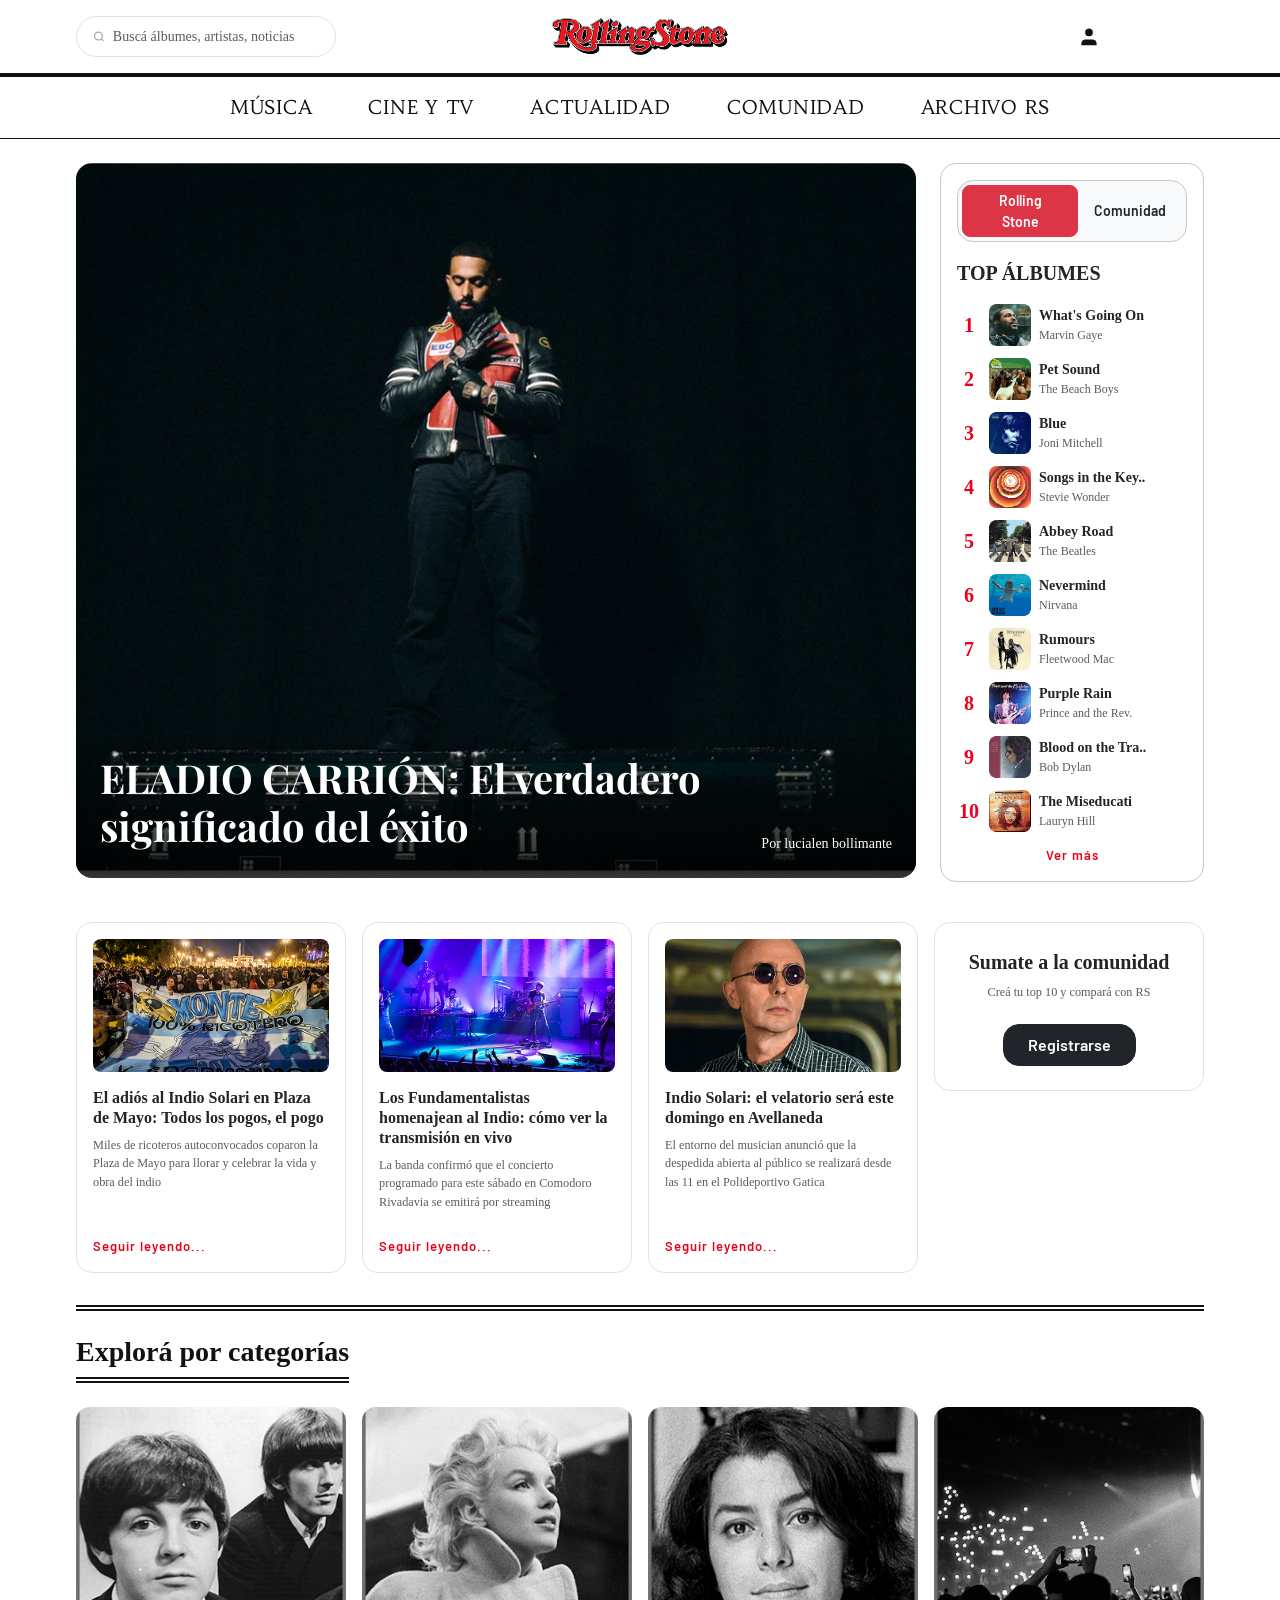
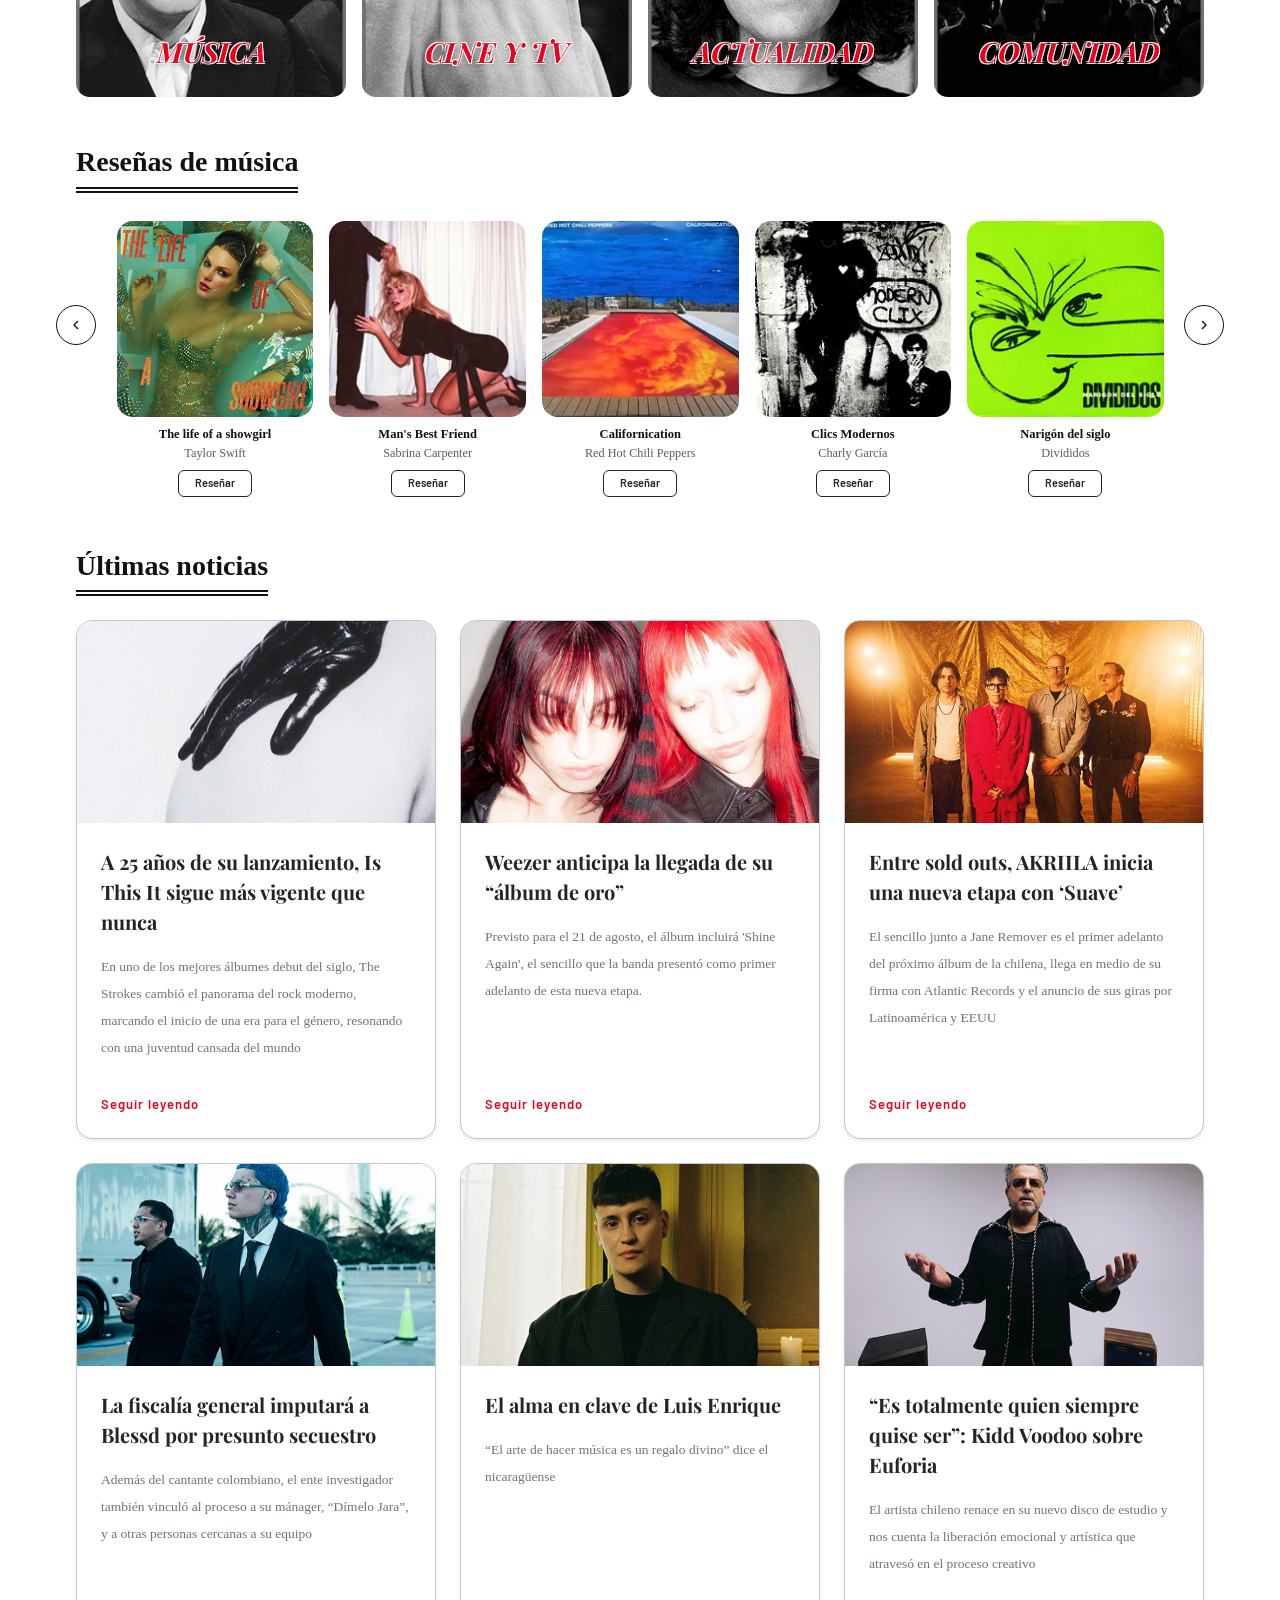
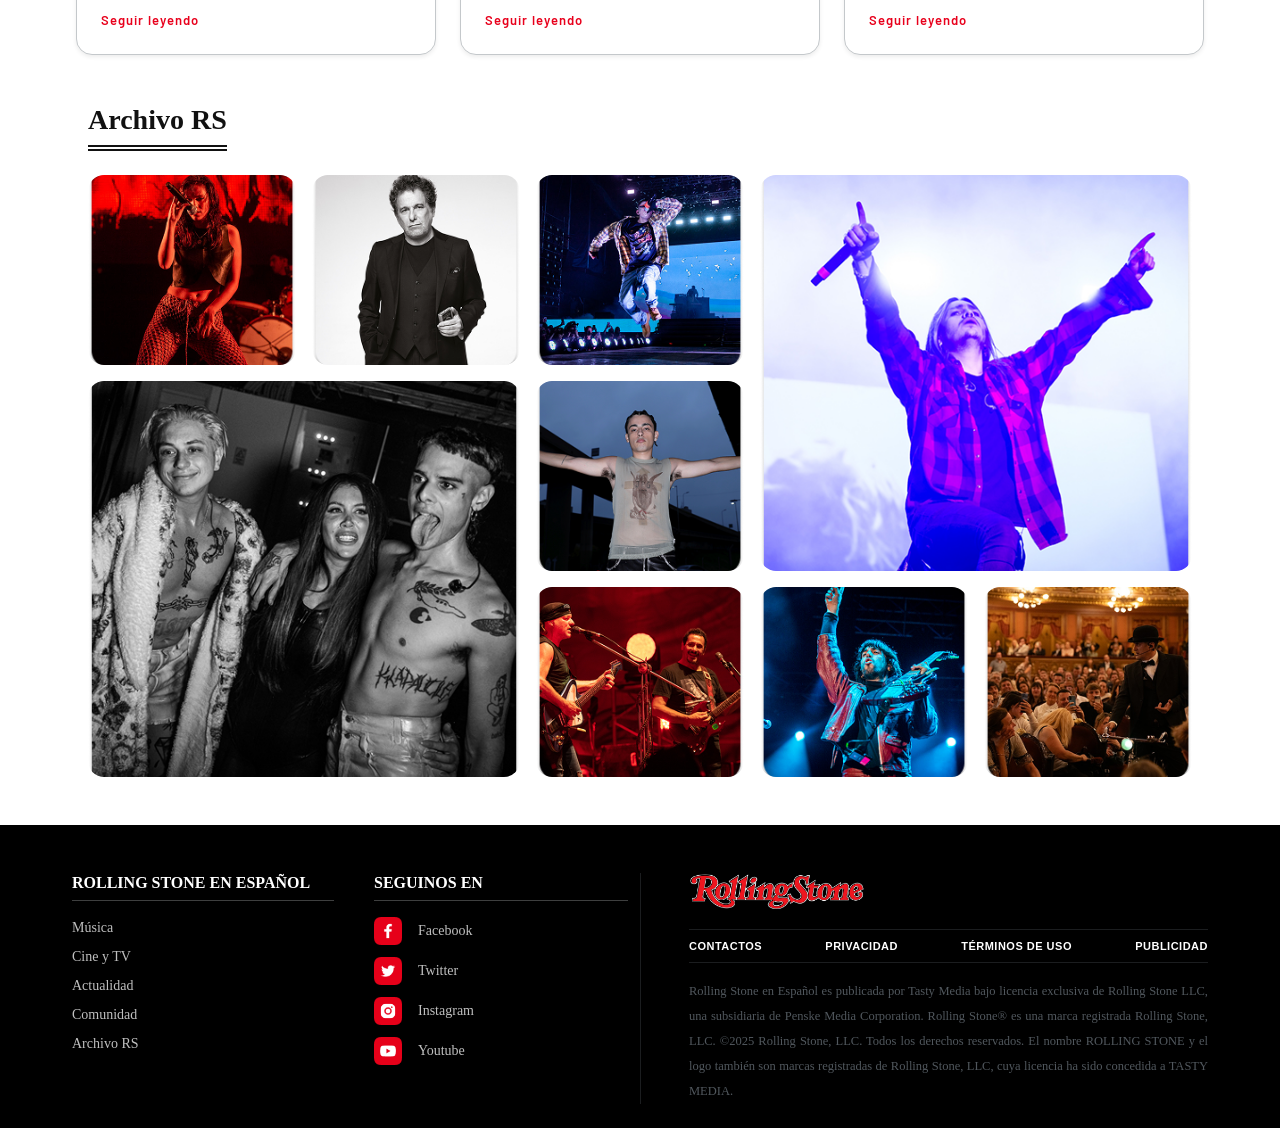
<file: index.html>
<!DOCTYPE html>
<html lang="es">
<head>
  <meta charset="UTF-8">
  <meta name="viewport" content="width=device-width, initial-scale=1.0">
  <title>Rolling Stone en Español</title>
  
  <!-- Bootstrap 5.3.3 CSS -->
  <link href="https://cdn.jsdelivr.net/npm/bootstrap@5.3.3/dist/css/bootstrap.min.css" rel="stylesheet">
  
  <!-- Fuentes desde Google Fonts -->
   <link href="https://fonts.googleapis.com/css2?family=Barlow:wght@600&display=swap" rel="stylesheet">
  <link href="https://fonts.googleapis.com/css2?family=Habibi&family=Playfair+Display:ital,wght@0,700;0,900;1,700&family=Inter:wght@300;400;500;600;700&family=Oswald:wght@600;700&display=swap" rel="stylesheet">
<link rel="stylesheet" href="estilos.css">

</head>
<body>

<!-- ENCABEZADO PRINCIPAL (HEADER) -->
<header class="container-fluid px-0">
  
  <div class="top-bar py-3 position-relative">
    <div class="container d-flex align-items-center justify-content-between px-3" style="max-width: 1160px;">
  <div class="hamburger-btn" onclick="abrirMenu()" style="display:none; cursor:pointer; z-index:1;">
    <svg width="28" height="28" viewBox="0 0 16 16" fill="#111"><path fill-rule="evenodd" d="M2.5 12a.5.5 0 0 1 .5-.5h10a.5.5 0 0 1 0 1H2.5a.5.5 0 0 1-.5-.5m0-4a.5.5 0 0 1 .5-.5h10a.5.5 0 0 1 0 1H2.5a.5.5 0 0 1-.5-.5m0-4a.5.5 0 0 1 .5-.5h10a.5.5 0 0 1 0 1H2.5a.5.5 0 0 1-.5-.5"/></svg>
  </div>
      
      <div class="search-wrap d-flex align-items-center gap-2 border rounded-pill px-3 py-1" style="width: 100%; max-width: 260px; z-index: 1;">
        <svg width="13" height="13" viewBox="0 0 24 24" fill="none" stroke="#aaa" stroke-width="2.5"><circle cx="11" cy="11" r="8"/><line x1="21" y1="21" x2="16.65" y2="16.65"/></svg>
        <input type="text" class="form-control form-control-sm border-0 p-0 bg-transparent shadow-none" placeholder="Buscá álbumes, artistas, noticias">
      </div>
      
      <div class="position-absolute start-50 top-50 translate-middle">
        <img src="imagenes/Rolling_Stone_logo.svg.png" alt="Rolling Stone" style="max-height: 40px; width: auto; object-fit: contain;">
      </div> 
      
  <div class="user-icon p-1" style="z-index: 1; margin-right: 100px;">
  <svg width="22" height="22" viewBox="0 0 24 24" fill="#111" stroke="#111" stroke-width="0.5">
    <path d="M20 21v-2a4 4 0 0 0-4-4H8a4 4 0 0 0-4 4v2"/>
    <circle cx="12" cy="7" r="4"/>
  </svg>
</div>

    </div>
  </div>
  
  <nav class="nav-rs nav justify-content-center gap-2 gap-sm-4 py-2 font-habibi">
    <a class="nav-link px-2 px-sm-3" href="musica.html">Música</a>
    <a class="nav-link px-2 px-sm-3" href="cineytv.html">Cine y TV</a>
    <a class="nav-link px-2 px-sm-3" href="actualidad.html">Actualidad</a>
    <a class="nav-link px-2 px-sm-3" href="comunidad.html">Comunidad</a>
    <a class="nav-link px-2 px-sm-3" href="archivors.html">Archivo RS</a>
  </nav>

</header>

<!-- MENÚ HAMBURGUESA MOBILE -->
<div id="menu-mobile" style="display:none; position:fixed; top:0; left:0; width:100%; height:100%; background:#E8001C; z-index:999; flex-direction:column; align-items:center; justify-content:center; gap:0;">
  <div style="position:absolute; top:16px; right:20px; cursor:pointer; font-size:28px; color:#fff;" onclick="cerrarMenu()">✕</div>
  <a href="musica.html" style="font-family:'Habibi',serif; font-size:28px; color:#fff; text-decoration:none; padding:20px 0; width:100%; text-align:center; border-bottom:1px solid rgba(255,255,255,0.2);">Musica</a>
  <a href="cineytv.html" style="font-family:'Habibi',serif; font-size:28px; color:#fff; text-decoration:none; padding:20px 0; width:100%; text-align:center; border-bottom:1px solid rgba(255,255,255,0.2);">Cine y TV</a>
  <a href="actualidad.html" style="font-family:'Habibi',serif; font-size:28px; color:#fff; text-decoration:none; padding:20px 0; width:100%; text-align:center; border-bottom:1px solid rgba(255,255,255,0.2);">Actualidad</a>
  <a href="comunidad.html" style="font-family:'Habibi',serif; font-size:28px; color:#fff; text-decoration:none; padding:20px 0; width:100%; text-align:center; border-bottom:1px solid rgba(255,255,255,0.2);">Comunidad</a>
  <a href="archivors.html" style="font-family:'Habibi',serif; font-size:28px; color:#fff; text-decoration:none; padding:20px 0; width:100%; text-align:center;">ArchivosRS</a>
</div>

<!-- ENVOLTORIO DE LA PÁGINA -->
<main class="container my-4 px-3" style="max-width: 1160px;">

  <!-- SECCIÓN HERO (ACTUALIZADA Y CONECTADA A ARTICULO.HTML) -->
  <div class="mb-4">
    <div class="row g-4">
      
 <!-- Columna Izquierda: Noticia Destacada -->
<div class="col-lg-9 hero-eladio-container">
  <a href="articulo.html" class="text-decoration-none d-block h-100 hero-eladio">
    <!-- Agregamos la clase hover-gris aquí -->
    <div class="position-relative rounded-4 overflow-hidden hover-gris" style="height: 715px;">
      <img src="imagenes/articulo.png" class="w-100 h-100" style="object-fit: cover;" alt="Hambruna Gaza">
      <div class="position-absolute bottom-0 w-100 p-4 d-flex justify-content-between align-items-end" style="background: linear-gradient(to top, rgba(0,0,0,0.8), transparent);">
        <h2 class="text-white fw-bold mb-1" style="font-family: 'Playfair Display', serif; font-size: 40px;">
          ELADIO CARRIÓN: El verdadero significado del éxito
        </h2>
        <span class="text-white ms-3" style="font-size: 14px; white-space: nowrap;">Por lucialen bollimante</span>
      </div>
    </div>
  </a>
</div>
      
      <!-- Columna Derecha: Sidebar Ranking Unificado Interactivo -->
      <div class="col-lg-3 ranking-container">
        <div class="card bg-white border border-secondary-subtle rounded-4 p-3 h-100">
          
          <!-- Contenedor Cápsula para las Pestañas (Botones Interactivos) -->
          <div class="d-flex p-1 bg-light border border-secondary-subtle rounded-4 justify-content-between mb-3" style="font-size: 13px;">
            <button id="btn-rs" class="btn btn-danger btn-sm rounded-3 fw-bold px-3 font-serif flex-fill" onclick="cambiarPestaña('rs')">Rolling Stone</button>
            <button id="btn-comunidad" class="btn btn-light btn-sm rounded-3 fw-bold px-3 font-serif flex-fill bg-transparent border-0 text-dark" onclick="cambiarPestaña('comunidad')">Comunidad</button>
          </div>
          
          <!-- Título del Ranking -->
          <div class="font-serif fw-bold text-uppercase fs-5 mb-3 tracking-wider text-dark">Top Álbumes</div>
          
          <!-- LISTA 1: ROLLING STONE (Se muestra por defecto) -->
          <div id="lista-rs" class="album-list d-flex flex-column gap-2 flex-grow-1">
            <!-- 1 -->
            <div class="d-flex align-items-center gap-2 mb-1">
              <span class="text-red fw-bold font-serif fs-5 text-center" style="width: 24px;">1</span>
              <img src="imagenes/Whatgoingon.png" alt="What's Going On" class="rounded-2 flex-shrink-0" style="width: 42px; height: 42px; object-fit: cover;">
              <div>
                <div class="font-serif fw-bold text-truncate" style="font-size:14px; max-width: 150px;">What's Going On</div>
                <small class="text-muted d-block" style="font-size:12px; font-family: Georgia, serif;">Marvin Gaye</small>
              </div>
            </div>
            <!-- 2 -->
            <div class="d-flex align-items-center gap-2 mb-1">
              <span class="text-red fw-bold font-serif fs-5 text-center" style="width: 24px;">2</span>
              <img src="imagenes/Petsound.png" alt="Pet Sounds" class="rounded-2 flex-shrink-0" style="width: 42px; height: 42px; object-fit: cover;">
              <div>
                <div class="font-serif fw-bold text-truncate" style="font-size:14px; max-width: 150px;">Pet Sound</div>
                <small class="text-muted d-block" style="font-size:12px; font-family: Georgia, serif;">The Beach Boys</small>
              </div>
            </div>
            <!-- 3 -->
            <div class="d-flex align-items-center gap-2 mb-1">
              <span class="text-red fw-bold font-serif fs-5 text-center" style="width: 24px;">3</span>
              <img src="imagenes/Blue.png" alt="Blue" class="rounded-2 flex-shrink-0" style="width: 42px; height: 42px; object-fit: cover;">
              <div>
                <div class="font-serif fw-bold text-truncate" style="font-size:14px; max-width: 150px;">Blue</div>
                <small class="text-muted d-block" style="font-size:12px; font-family: Georgia, serif;">Joni Mitchell</small>
              </div>
            </div>
            <!-- 4 -->
            <div class="d-flex align-items-center gap-2 mb-1">
              <span class="text-red fw-bold font-serif fs-5 text-center" style="width: 24px;">4</span>
              <img src="imagenes/Songsinthekey.png" alt="Songs in the Key of Life" class="rounded-2 flex-shrink-0" style="width: 42px; height: 42px; object-fit: cover;">
              <div>
                <div class="font-serif fw-bold text-truncate" style="font-size:14px; max-width: 150px;">Songs in the Key..</div>
                <small class="text-muted d-block" style="font-size:12px; font-family: Georgia, serif;">Stevie Wonder</small>
              </div>
            </div>
            <!-- 5 -->
            <div class="d-flex align-items-center gap-2 mb-1">
              <span class="text-red fw-bold font-serif fs-5 text-center" style="width: 24px;">5</span>
              <img src="imagenes/AbbeyRoad.png" alt="Abbey Road" class="rounded-2 flex-shrink-0" style="width: 42px; height: 42px; object-fit: cover;">
              <div>
                <div class="font-serif fw-bold text-truncate" style="font-size:14px; max-width: 150px;">Abbey Road</div>
                <small class="text-muted d-block" style="font-size:12px; font-family: Georgia, serif;">The Beatles</small>
              </div>
            </div>
            <!-- 6 -->
            <div class="d-flex align-items-center gap-2 mb-1">
              <span class="text-red fw-bold font-serif fs-5 text-center" style="width: 24px;">6</span>
              <img src="imagenes/Nevermind.png" alt="Nevermind" class="rounded-2 flex-shrink-0" style="width: 42px; height: 42px; object-fit: cover;">
              <div>
                <div class="font-serif fw-bold text-truncate" style="font-size:14px; max-width: 150px;">Nevermind</div>
                <small class="text-muted d-block" style="font-size:12px; font-family: Georgia, serif;">Nirvana</small>
              </div>
            </div>
            <!-- 7 -->
            <div class="d-flex align-items-center gap-2 mb-1">
              <span class="text-red fw-bold font-serif fs-5 text-center" style="width: 24px;">7</span>
              <img src="imagenes/Rumours.png" alt="Rumours" class="rounded-2 flex-shrink-0" style="width: 42px; height: 42px; object-fit: cover;">
              <div>
                <div class="font-serif fw-bold text-truncate" style="font-size:14px; max-width: 150px;">Rumours</div>
                <small class="text-muted d-block" style="font-size:12px; font-family: Georgia, serif;">Fleetwood Mac</small>
              </div>
            </div>
            <!-- 8 -->
            <div class="d-flex align-items-center gap-2 mb-1">
              <span class="text-red fw-bold font-serif fs-5 text-center" style="width: 24px;">8</span>
              <img src="imagenes/Purplerain.png" alt="Purple Rain" class="rounded-2 flex-shrink-0" style="width: 42px; height: 42px; object-fit: cover;">
              <div>
                <div class="font-serif fw-bold text-truncate" style="font-size:14px; max-width: 150px;">Purple Rain</div>
                <small class="text-muted d-block" style="font-size:12px; font-family: Georgia, serif;">Prince and the Rev.</small>
              </div>
            </div>
            <!-- 9 -->
            <div class="d-flex align-items-center gap-2 mb-1">
              <span class="text-red fw-bold font-serif fs-5 text-center" style="width: 24px;">9</span>
              <img src="imagenes/Bloodonthe.png" alt="Blood on the Tracks" class="rounded-2 flex-shrink-0" style="width: 42px; height: 42px; object-fit: cover;">
              <div>
                <div class="font-serif fw-bold text-truncate" style="font-size:14px; max-width: 150px;">Blood on the Tra..</div>
                <small class="text-muted d-block" style="font-size:12px; font-family: Georgia, serif;">Bob Dylan</small>
              </div>
            </div>
            <!-- 10 -->
            <div class="d-flex align-items-center gap-2 mb-1">
              <span class="text-red fw-bold font-serif fs-5 text-center" style="width: 24px;">10</span>
              <img src="imagenes/Themiseducati.png" alt="The Miseducation of Lauryn Hill" class="rounded-2 flex-shrink-0" style="width: 42px; height: 42px; object-fit: cover;">
              <div>
                <div class="font-serif fw-bold text-truncate" style="font-size:14px; max-width: 150px;">The Miseducati</div>
                <small class="text-muted d-block" style="font-size:12px; font-family: Georgia, serif;">Lauryn Hill</small>
              </div>
            </div>
          </div>
          
          <!-- LISTA 2: COMUNIDAD (Oculta al inicio) -->
          <div id="lista-comunidad" class="album-list d-none flex-column gap-2 flex-grow-1">
            <!-- 1 -->
            <div class="d-flex align-items-center gap-2 mb-1">
              <span class="text-red fw-bold font-serif fs-5 text-center" style="width: 24px;">1</span>
              <img src="imagenes/AbbeyRoad.png" alt="Abbey Road" class="rounded-2 flex-shrink-0" style="width: 42px; height: 42px; object-fit: cover;">
              <div>
                <div class="font-serif fw-bold text-truncate" style="font-size:14px; max-width: 150px;">Abbey Road</div>
                <small class="text-muted d-block" style="font-size:12px; font-family: Georgia, serif;">The Beatles</small>
              </div>
            </div>
            <!-- 2 -->
            <div class="d-flex align-items-center gap-2 mb-1">
              <span class="text-red fw-bold font-serif fs-5 text-center" style="width: 24px;">2</span>
              <img src="imagenes/Okcomputer.png" alt="OK Computer" class="rounded-2 flex-shrink-0" style="width: 42px; height: 42px; object-fit: cover;">
              <div>
                <div class="font-serif fw-bold text-truncate" style="font-size:14px; max-width: 150px;">OK Computer</div>
                <small class="text-muted d-block" style="font-size:12px; font-family: Georgia, serif;">Radiohead</small>
              </div>
            </div>
            <!-- 3 -->
            <div class="d-flex align-items-center gap-2 mb-1">
              <span class="text-red fw-bold font-serif fs-5 text-center" style="width: 24px;">3</span>
              <img src="imagenes/Thriller.png" alt="Thriller" class="rounded-2 flex-shrink-0" style="width: 42px; height: 42px; object-fit: cover;">
              <div>
                <div class="font-serif fw-bold text-truncate" style="font-size:14px; max-width: 150px;">Thriller</div>
                <small class="text-muted d-block" style="font-size:12px; font-family: Georgia, serif;">Michael Jackson</small>
              </div>
            </div>
            <!-- 4 -->
            <div class="d-flex align-items-center gap-2 mb-1">
              <span class="text-red fw-bold font-serif fs-5 text-center" style="width: 24px;">4</span>
              <img src="imagenes/Rumours.png" alt="Rumours" class="rounded-2 flex-shrink-0" style="width: 42px; height: 42px; object-fit: cover;">
              <div>
                <div class="font-serif fw-bold text-truncate" style="font-size:14px; max-width: 150px;">Rumours</div>
                <small class="text-muted d-block" style="font-size:12px; font-family: Georgia, serif;">Fleetwood Mac</small>
              </div>
            </div>
            <!-- 5 -->
            <div class="d-flex align-items-center gap-2 mb-1">
              <span class="text-red fw-bold font-serif fs-5 text-center" style="width: 24px;">5</span>
              <img src="imagenes/Oktubre.png" alt="Oktubre" class="rounded-2 flex-shrink-0" style="width: 42px; height: 42px; object-fit: cover;">
              <div>
                <div class="font-serif fw-bold text-truncate" style="font-size:14px; max-width: 150px;">Oktubre</div>
                <small class="text-muted d-block" style="font-size:12px; font-family: Georgia, serif;">Los Redondos</small>
              </div>
            </div>
            <!-- 6 -->
            <div class="d-flex align-items-center gap-2 mb-1">
              <span class="text-red fw-bold font-serif fs-5 text-center" style="width: 24px;">6</span>
              <img src="imagenes/Unveranosinti.png" alt="Un Verano Sin Ti" class="rounded-2 flex-shrink-0" style="width: 42px; height: 42px; object-fit: cover;">
              <div>
                <div class="font-serif fw-bold text-truncate" style="font-size:14px; max-width: 150px;">Un Verano Sin Ti</div>
                <small class="text-muted d-block" style="font-size:12px; font-family: Georgia, serif;">Bad Bunny</small>
              </div>
            </div>
            <!-- 7 -->
            <div class="d-flex align-items-center gap-2 mb-1">
              <span class="text-red fw-bold font-serif fs-5 text-center" style="width: 24px;">7</span>
              <img src="imagenes/Darksideofthemoon.png" alt="Dark Side of the Moon" class="rounded-2 flex-shrink-0" style="width: 42px; height: 42px; object-fit: cover;">
              <div>
                <div class="font-serif fw-bold text-truncate" style="font-size:14px; max-width: 150px;">Dark Side of th...</div>
                <small class="text-muted d-block" style="font-size:12px; font-family: Georgia, serif;">Pink Floyd</small>
              </div>
            </div>
            <!-- 8 -->
            <div class="d-flex align-items-center gap-2 mb-1">
              <span class="text-red fw-bold font-serif fs-5 text-center" style="width: 24px;">8</span>
              <img src="imagenes/Folklore.png" alt="Folklore" class="rounded-2 flex-shrink-0" style="width: 42px; height: 42px; object-fit: cover;">
              <div>
                <div class="font-serif fw-bold text-truncate" style="font-size:14px; max-width: 150px;">folklore</div>
                <small class="text-muted d-block" style="font-size:12px; font-family: Georgia, serif;">Taylor Swift</small>
              </div>
            </div>
            <!-- 9 -->
            <div class="d-flex align-items-center gap-2 mb-1">
              <span class="text-red fw-bold font-serif fs-5 text-center" style="width: 24px;">9</span>
              <img src="imagenes/Nevermind.png" alt="Nevermind" class="rounded-2 flex-shrink-0" style="width: 42px; height: 42px; object-fit: cover;">
              <div>
                <div class="font-serif fw-bold text-truncate" style="font-size:14px; max-width: 150px;">Nevermind</div>
                <small class="text-muted d-block" style="font-size:12px; font-family: Georgia, serif;">Nirvana</small>
              </div>
            </div>
            <!-- 10 -->
            <div class="d-flex align-items-center gap-2 mb-1">
              <span class="text-red fw-bold font-serif fs-5 text-center" style="width: 24px;">10</span>
              <img src="imagenes/Dynamo.png" alt="Dynamo" class="rounded-2 flex-shrink-0" style="width: 42px; height: 42px; object-fit: cover;">
              <div>
                <div class="font-serif fw-bold text-truncate" style="font-size:14px; max-width: 150px;">Dynamo</div>
                <small class="text-muted d-block" style="font-size:12px; font-family: Georgia, serif;">Soda Stereo</small>
              </div>
            </div>
          </div>
          
          <!-- Botón de Acción Inferior -->
          <a href="#" class="art-leer-mas text-center">Ver más</a>
        </div>
      </div>

    </div> <!-- Fin del div row -->
  </div> <!-- Fin del div mb-4 -->
  
          


 <!-- SECCIÓN TARJETAS SECUNDARIAS + CAJA COMUNIDAD -->
 <!-- SECCIÓN TARJETAS SECUNDARIAS + CAJA COMUNIDAD -->
  <div class="row g-3 my-4 tarjeta-indio">
    <!-- Tarjeta 1: "El adiós al Indio..." (QUEDA IGUAL, SE VE EN MOBILE Y PC) -->
    <div class="col-md-6 col-lg-3 ">
      <div class="card h-100 border rounded-4 p-3 d-flex flex-column justify-content-between">
        <div>
          <div class="ratio ratio-16x9 rounded-3 overflow-hidden mb-3">
            <img src="imagenes/indio1.png" alt="Plaza de Mayo" style="object-fit: cover; width: 100%; height: 100%;">
          </div>
          <h3 class="font-serif fs-6 fw-bold mb-2 lh-sm">El adiós al Indio Solari en Plaza de Mayo: Todos los pogos, el pogo</h3>
          <p class="text-muted small lh-base">Miles de ricoteros autoconvocados coparon la Plaza de Mayo para llorar y celebrar la vida y obra del indio</p>
        </div>
        <a href="#" class="art-leer-mas">Seguir leyendo...</a>
      </div>
    </div>
    
    <!-- Tarjeta 2: "Los Fundamentalistas..." (SE LE SUMA: d-none d-md-block) -->
    <div class="col-md-6 col-lg-3 d-none d-md-block ocultar-mobile">
      <div class="card h-100 border rounded-4 p-3 d-flex flex-column justify-content-between">
        <div>
          <div class="ratio ratio-16x9 rounded-3 overflow-hidden mb-3">
            <img src="imagenes/indio2.png" alt="Los Fundamentalistas" style="object-fit: cover; width: 100%; height: 100%;">
          </div>
          <h3 class="font-serif fs-6 fw-bold mb-2 lh-sm">Los Fundamentalistas homenajean al Indio: cómo ver la transmisión en vivo</h3>
          <p class="text-muted small lh-base">La banda confirmó que el concierto programado para este sábado en Comodoro Rivadavia se emitirá por streaming</p>
        </div>
        <a href="#" class="art-leer-mas">Seguir leyendo...</a>
      </div>
    </div>

    <!-- Tarjeta 3: "Indio Solari: el velatorio..." (SE LE SUMA: d-none d-md-block) -->
    <div class="col-md-6 col-lg-3 d-none d-md-block ocultar-mobile">
      <div class="card h-100 border rounded-4 p-3 d-flex flex-column justify-content-between">
        <div>
          <div class="ratio ratio-16x9 rounded-3 overflow-hidden mb-3">
            <img src="imagenes/indio3.png" alt="Velatorio Avellaneda" style="object-fit: cover; width: 100%; height: 100%;">
          </div>
          <h3 class="font-serif fs-6 fw-bold mb-2 lh-sm">Indio Solari: el velatorio será este domingo en Avellaneda</h3>
          <p class="text-muted small lh-base">El entorno del musician anunció que la despedida abierta al público se realizará desde las 11 en el Polideportivo Gatica</p>
        </div>
        <a href="#" class="art-leer-mas">Seguir leyendo...</a>
      </div>
    </div>

    <!-- Caja Comunidad Unificada -->
    <div class="col-md-6 col-lg-3 ">
      <div class="card align-self-start h-auto bg-white border rounded-4 p-4 text-center d-flex flex-column align-items-center justify-content-center">
        <div class="font-serif fw-bold fs-5 mb-2">Sumate a la comunidad</div>
        <p class="text-muted small lh-sm mb-4">Creá tu top 10 y compará con RS</p>
        <button class="btn btn-dark rounded-4 px-4 py-2 fw-bold font-serif small">Registrarse</button>
      </div>
    </div>
  </div>

  <div class="divider-thick"></div>

 <!-- SECCIÓN EXPLORÁ POR CATEGORÍAS -->

<div class="mb-4">
  <h2 class="font-serif fw-bold section-title-underline fs-3 m-0">Explorá por categorías</h2>
</div>

<div class="row g-3 mb-4">
  <!-- Categoría Música -->
  <div class="col-6 col-md-3">
    <a href="musica.html" class="text-decoration-none">
      <div class="cat-card">
        <div class="cat-bg bg-secondary" style="background-image: url('imagenes/musica.png');"></div>
        <div class="cat-label font-playfair">Música</div>
      </div>
    </a>
  </div>

  <!-- Categoría Cine y TV -->
  <div class="col-6 col-md-3">
    <a href="cineytv.html" class="text-decoration-none">
      <div class="cat-card">
        <div class="cat-bg bg-secondary" style="background-image: url('imagenes/cineytv.png');"></div>
        <div class="cat-label font-playfair">Cine y TV</div>
      </div>
    </a>
  </div>

  <!-- Categoría Actualidad -->
  <div class="col-6 col-md-3">
    <a href="actualidad.html" class="text-decoration-none">
      <div class="cat-card">
        <div class="cat-bg bg-secondary" style="background-image: url('imagenes/actualidad.png');"></div>
        <div class="cat-label font-playfair">Actualidad</div>
      </div>
    </a>
  </div>

  <!-- Categoría Comunidad -->
  <div class="col-6 col-md-3">
    <a href="comunidad.html" class="text-decoration-none">
      <div class="cat-card">
        <div class="cat-bg bg-secondary" style="background-image: url('imagenes/comunidad.png');"></div>
        <div class="cat-label font-playfair">Comunidad</div>
      </div>
    </a>
  </div>
</div>


  <div class="my-5">
 <h2 class="font-serif fw-bold section-title-underline fs-3 mb-4">Reseñas de música</h2>
  <div class="reviews-outer position-relative">
    <div class="arr-btn l" id="rl">
      <svg width="16" height="16" viewBox="0 0 24 24" fill="none" stroke="#111" stroke-width="2"><path d="M15 18l-6-6 6-6"/></svg>
    </div>
    
    <div class="reviews-row py-1" id="rrow">
      
      <div class="rev-card">
        <div class="ratio ratio-1x1 rounded-4 overflow-hidden mb-2">
          <img src="carrousel-home/thelifeofashowgirl.png" alt="The life of a showgirl" style="object-fit: cover; width: 100%; height: 100%;">
        </div>
        <div class="fw-bold text-truncate px-1" style="font-size: 12.5px;">The life of a showgirl</div>
        <div class="text-muted small mb-2">Taylor Swift</div>
        <a href="#" class="btn btn-outline-dark btn-sm rounded-2 px-3 py-1 font-serif" style="font-size: 11px;">Reseñar</a>
      </div>

      <div class="rev-card">
        <div class="ratio ratio-1x1 rounded-4 overflow-hidden mb-2">
          <img src="carrousel-home/manbestfriend.png" alt="Man's Best Friend" style="object-fit: cover; width: 100%; height: 100%;">
        </div>
        <div class="fw-bold text-truncate px-1" style="font-size: 12.5px;">Man's Best Friend</div>
        <div class="text-muted small mb-2">Sabrina Carpenter</div>
        <a href="#" class="btn btn-outline-dark btn-sm rounded-2 px-3 py-1 font-serif" style="font-size: 11px;">Reseñar</a>
      </div>

      <div class="rev-card">
        <div class="ratio ratio-1x1 rounded-4 overflow-hidden mb-2">
          <img src="carrousel-home/californication.png" alt="Californication" style="object-fit: cover; width: 100%; height: 100%;">
        </div>
        <div class="fw-bold text-truncate px-1" style="font-size: 12.5px;">Californication</div>
        <div class="text-muted small mb-2">Red Hot Chili Peppers</div>
        <a href="#" class="btn btn-outline-dark btn-sm rounded-2 px-3 py-1 font-serif" style="font-size: 11px;">Reseñar</a>
      </div>

      <div class="rev-card">
        <div class="ratio ratio-1x1 rounded-4 overflow-hidden mb-2">
          <img src="carrousel-home/clicsmodernos.png" alt="Clics Modernos" style="object-fit: cover; width: 100%; height: 100%;">
        </div>
        <div class="fw-bold text-truncate px-1" style="font-size: 12.5px;">Clics Modernos</div>
        <div class="text-muted small mb-2">Charly García</div>
        <a href="#" class="btn btn-outline-dark btn-sm rounded-2 px-3 py-1 font-serif" style="font-size: 11px;">Reseñar</a>
      </div>

      <div class="rev-card">
        <div class="ratio ratio-1x1 rounded-4 overflow-hidden mb-2">
          <img src="carrousel-home/narigon.png" alt="Narigón del siglo" style="object-fit: cover; width: 100%; height: 100%;">
        </div>
        <div class="fw-bold text-truncate px-1" style="font-size: 12.5px;">Narigón del siglo</div>
        <div class="text-muted small mb-2">Divididos</div>
        <a href="#" class="btn btn-outline-dark btn-sm rounded-2 px-3 py-1 font-serif" style="font-size: 11px;">Reseñar</a>
      </div>

      <div class="rev-card">
        <div class="ratio ratio-1x1 rounded-4 overflow-hidden mb-2">
          <img src="carrousel-home/okcomputer.png" alt="Ok Computer" style="object-fit: cover; width: 100%; height: 100%;">
        </div>
        <div class="fw-bold text-truncate px-1" style="font-size: 12.5px;">Ok Computer</div>
        <div class="text-muted small mb-2">Radiohead</div>
        <a href="#" class="btn btn-outline-dark btn-sm rounded-2 px-3 py-1 font-serif" style="font-size: 11px;">Reseñar</a>
      </div>

      <div class="rev-card">
        <div class="ratio ratio-1x1 rounded-4 overflow-hidden mb-2">
          <img src="carrousel-home/darksideofthe.png" alt="Dark Side Of The Moon" style="object-fit: cover; width: 100%; height: 100%;">
        </div>
        <div class="fw-bold text-truncate px-1" style="font-size: 12.5px;">Dark Side Of The Moon</div>
        <div class="text-muted small mb-2">Pink Floyd</div>
        <a href="#" class="btn btn-outline-dark btn-sm rounded-2 px-3 py-1 font-serif" style="font-size: 11px;">Reseñar</a>
      </div>

      <div class="rev-card">
        <div class="ratio ratio-1x1 rounded-4 overflow-hidden mb-2">
          <img src="carrousel-home/souvlaki.png" alt="Souvlaki" style="object-fit: cover; width: 100%; height: 100%;">
        </div>
        <div class="fw-bold text-truncate px-1" style="font-size: 12.5px;">Souvlaki</div>
        <div class="text-muted small mb-2">Slowdive</div>
        <a href="#" class="btn btn-outline-dark btn-sm rounded-2 px-3 py-1 font-serif" style="font-size: 11px;">Reseñar</a>
      </div>

    </div>
    
    <div class="arr-btn r" id="rr">
      <svg width="16" height="16" viewBox="0 0 24 24" fill="none" stroke="#111" stroke-width="2"><path d="M9 18l6-6-6-6"/></svg>
    </div>
  </div>
</div>

<!-- SECCIÓN ÚLTIMAS NOTICIAS COMPLETAS (CON IMÁGENES) -->
<div class="mb-4">
  <h2 class="font-serif fw-bold section-title-underline fs-3 m-0">Últimas noticias</h2>
</div>

<div class="row g-4 mb-5">
  
  <!-- Fila 1 - Noticia 1 -->
  <div class="col-md-6 col-lg-4">
    <div class="card h-100 border border-secondary-subtle rounded-4 shadow-sm overflow-hidden bg-white">
      <div class="ratio ratio-16x9">
        <img src="noticias-home/noticia1.png" alt="The Strokes - Is This It" style="object-fit: cover; width: 100%; height: 100%;">
      </div>
      <div class="card-body d-flex flex-column justify-content-between p-4">
        <div>
          <h3 class="font-playfair fs-5 fw-bold mb-3 lh-base text-dark">A 25 años de su lanzamiento, Is This It sigue más vigente que nunca</h3>
          <p class="text-secondary small lh-lg mb-4" style="font-size: 13.5px;">En uno de los mejores álbumes debut del siglo, The Strokes cambió el panorama del rock moderno, marcando el inicio de una era para el género, resonando con una juventud cansada del mundo</p>
        </div>
        <a href="#" class="art-leer-mas">Seguir leyendo</a>
      </div>
    </div>
  </div>

  <!-- Fila 1 - Noticia 2 -->
  <div class="col-md-6 col-lg-4">
    <div class="card h-100 border border-secondary-subtle rounded-4 shadow-sm overflow-hidden bg-white">
      <div class="ratio ratio-16x9">
        <img src="noticias-home/noticia2.png" alt="Weezer" style="object-fit: cover; width: 100%; height: 100%;">
      </div>
      <div class="card-body d-flex flex-column justify-content-between p-4">
        <div>
          <h3 class="font-playfair fs-5 fw-bold mb-3 lh-base text-dark">Weezer anticipa la llegada de su “álbum de oro”</h3>
          <p class="text-secondary small lh-lg mb-4" style="font-size: 13.5px;">Previsto para el 21 de agosto, el álbum incluirá 'Shine Again', el sencillo que la banda presentó como primer adelanto de esta nueva etapa.</p>
        </div>
        <a href="#" class="art-leer-mas">Seguir leyendo</a>
      </div>
    </div>
  </div>

  <!-- Fila 1 - Noticia 3 -->
  <div class="col-md-6 col-lg-4">
    <div class="card h-100 border border-secondary-subtle rounded-4 shadow-sm overflow-hidden bg-white">
      <div class="ratio ratio-16x9">
        <img src="noticias-home/noticia3.png" alt="AKRIILA" style="object-fit: cover; width: 100%; height: 100%;">
      </div>
      <div class="card-body d-flex flex-column justify-content-between p-4">
        <div>
          <h3 class="font-playfair fs-5 fw-bold mb-3 lh-base text-dark">Entre sold outs, AKRIILA inicia una nueva etapa con ‘Suave’</h3>
          <p class="text-secondary small lh-lg mb-4" style="font-size: 13.5px;">El sencillo junto a Jane Remover es el primer adelanto del próximo álbum de la chilena, llega en medio de su firma con Atlantic Records y el anuncio de sus giras por Latinoamérica y EEUU</p>
        </div>
        <a href="#" class="art-leer-mas">Seguir leyendo</a>
      </div>
    </div>
  </div>

  <!-- Fila 2 - Noticia 4 -->
  <div class="col-md-6 col-lg-4">
    <div class="card h-100 border border-secondary-subtle rounded-4 shadow-sm overflow-hidden bg-white">
      <div class="ratio ratio-16x9">
        <img src="noticias-home/noticia4.png" alt="Blessd" style="object-fit: cover; width: 100%; height: 100%;">
      </div>
      <div class="card-body d-flex flex-column justify-content-between p-4">
        <div>
          <h3 class="font-playfair fs-5 fw-bold mb-3 lh-base text-dark">La fiscalía general imputará a Blessd por presunto secuestro</h3>
          <p class="text-secondary small lh-lg mb-4" style="font-size: 13.5px;">Además del cantante colombiano, el ente investigador también vinculó al proceso a su mánager, “Dímelo Jara”, y a otras personas cercanas a su equipo</p>
        </div>
        <a href="#" class="art-leer-mas">Seguir leyendo</a>
      </div>
    </div>
  </div>

  <!-- Fila 2 - Noticia 5 -->
  <div class="col-md-6 col-lg-4">
    <div class="card h-100 border border-secondary-subtle rounded-4 shadow-sm overflow-hidden bg-white">
      <div class="ratio ratio-16x9">
        <img src="noticias-home/noticia5.png" alt="Luis Enrique" style="object-fit: cover; width: 100%; height: 100%;">
      </div>
      <div class="card-body d-flex flex-column justify-content-between p-4">
        <div>
          <h3 class="font-playfair fs-5 fw-bold mb-3 lh-base text-dark">El alma en clave de Luis Enrique</h3>
          <p class="text-secondary small lh-lg mb-4" style="font-size: 13.5px;">“El arte de hacer música es un regalo divino” dice el nicaragüense</p>
        </div>
        <a href="#" class="art-leer-mas">Seguir leyendo</a>
      </div>
    </div>
  </div>

  <!-- Fila 2 - Noticia 6 -->
  <div class="col-md-6 col-lg-4">
    <div class="card h-100 border border-secondary-subtle rounded-4 shadow-sm overflow-hidden bg-white">
      <div class="ratio ratio-16x9">
        <img src="noticias-home/noticia6.png" alt="Kidd Voodoo" style="object-fit: cover; width: 100%; height: 100%;">
      </div>
      <div class="card-body d-flex flex-column justify-content-between p-4">
        <div>
          <h3 class="font-playfair fs-5 fw-bold mb-3 lh-base text-dark">“Es totalmente quien siempre quise ser”: Kidd Voodoo sobre Euforia</h3>
          <p class="text-secondary small lh-lg mb-4" style="font-size: 13.5px;">El artista chileno renace en su nuevo disco de estudio y nos cuenta la liberación emocional y artística que atravesó en el proceso creativo</p>
        </div>
        <a href="#" class="art-leer-mas">Seguir leyendo</a>
      </div>
    </div>
  </div>

</div>

  </div>
<!-- ARCHIVO ROLINGSTONE ANTES DEL FOOTER -->
<div class="container my-5">
  
  <!-- Título con doble subrayado clásico de revista -->
  <h2 class="font-serif fw-bold section-title-underline fs-3 mb-4">Archivo RS</h2>

  <!-- Grilla Mosaico Corregida -->
  <div class="archivo-grid">
    
    <!-- Foto 1: Chica cantando (Fondo Rojo) -->
    <div class="archivo-item item-1">
      <img src="archivoRs-home/archivo1.png" alt="Chica cantando" class="arch-img">
    </div>

    <!-- Foto 2: Retrato Blanco y Negro -->
    <div class="archivo-item item-2">
      <img src="archivoRs-home/archivo2.png" alt="Retrato histórico" class="arch-img">
    </div>

    <!-- Foto 3: Salto en el escenario -->
    <div class="archivo-item item-3">
      <img src="archivoRs-home/archivo3.png" alt="Salto escenario" class="arch-img">
    </div>

    <!-- Foto 4: Foto Larga Celeste Derecha -->
    <div class="archivo-item item-4">
      <img src="archivoRs-home/archivo4.png" alt="Show en vivo" class="arch-img">
    </div>

    <!-- Foto 5: Foto Gigante de los tres artistas (B&W) -->
    <div class="archivo-item item-5">
      <img src="archivoRs-home/archivo5.png" alt="Backstage" class="arch-img">
    </div>

    <!-- Foto 6: Chico con brazos abiertos en el medio -->
    <div class="archivo-item item-6">
      <img src="archivoRs-home/archivo6.png" alt="Artista urbano" class="arch-img">
    </div>

    <!-- Foto 7: Banda tocando abajo (Rojo) -->
    <div class="archivo-item item-7">
      <img src="archivoRs-home/archivo7.png" alt="Banda en vivo" class="arch-img">
    </div>

    <!-- Foto 8: Cantante campera azul abajo -->
    <div class="archivo-item item-8">
      <img src="archivoRs-home/archivo8.png" alt="Cantante show" class="arch-img">
    </div>

    <!-- Foto 9: Teatro / Público abajo derecha -->
    <div class="archivo-item item-9">
      <img src="archivoRs-home/archivo9.png" alt="Público teatro" class="arch-img">
    </div>

  </div>
</div>
</main>


<!-- FOOTER -->
<footer class="bg-black text-white pt-5 pb-4 mt-5" style="font-family: Georgia, serif;">
  <div class="container" style="max-width: 1160px;">
    <div class="row g-4">
      <div class="col-md-6">
        <div class="row">
          <div class="col-sm-6 pe-3 mb-4 mb-sm-0">
            <h5 class="font-serif fw-bold text-uppercase fs-6 m-0 text-white tracking-wide" style="white-space: nowrap;">Rolling Stone en Español</h5>
            <div class="border-bottom border-light opacity-25 my-2" style="border-width: 1px !important;"></div>
            <ul class="list-unstyled d-flex flex-column gap-2 pt-2" style="font-size: 14px;">
              <li><a href="index.html" class="text-white text-decoration-none opacity-75">Música</a></li>
              <li><a href="#" class="text-white text-decoration-none opacity-75">Cine y TV</a></li>
              <li><a href="#" class="text-white text-decoration-none opacity-75">Actualidad</a></li>
              <li><a href="#" class="text-white text-decoration-none opacity-75">Comunidad</a></li>
              <li><a href="#" class="text-white text-decoration-none opacity-75">Archivo RS</a></li>
            </ul>
          </div>
          <div class="col-sm-6 ps-sm-4">
            <h5 class="font-serif fw-bold text-uppercase fs-6 m-0 text-white tracking-wide">Seguinos en</h5>
            <div class="border-bottom border-light opacity-25 my-2" style="border-width: 1px !important;"></div>
            <ul class="list-unstyled d-flex flex-column gap-2 pt-2" style="font-size: 14px;">
              <li class="d-flex align-items-center mb-1">
                <div class="me-3 d-flex align-items-center justify-content-center" style="width: 28px; height: 28px;">
                  <img src="archivoRs-home/Facebook.png" alt="Facebook" style="max-width: 100%; max-height: 100%; object-fit: contain;">
                </div>
                <a href="#" class="text-white text-decoration-none opacity-75">Facebook</a>
              </li>
              <li class="d-flex align-items-center mb-1">
                <div class="me-3 d-flex align-items-center justify-content-center" style="width: 28px; height: 28px;">
                  <img src="archivoRs-home/Twitter.png" alt="Twitter" style="max-width: 100%; max-height: 100%; object-fit: contain;">
                </div>
                <a href="#" class="text-white text-decoration-none opacity-75">Twitter</a>
              </li>
              <li class="d-flex align-items-center mb-1">
                <div class="me-3 d-flex align-items-center justify-content-center" style="width: 28px; height: 28px;">
                  <img src="archivoRs-home/Instagram.png" alt="Instagram" style="max-width: 100%; max-height: 100%; object-fit: contain;">
                </div>
                <a href="#" class="text-white text-decoration-none opacity-75">Instagram</a>
              </li>
              <li class="d-flex align-items-center">
                <div class="me-3 d-flex align-items-center justify-content-center" style="width: 28px; height: 28px;">
                  <img src="archivoRs-home/YouTube.png" alt="Youtube" style="max-width: 100%; max-height: 100%; object-fit: contain;">
                </div>
                <a href="#" class="text-white text-decoration-none opacity-75">Youtube</a>
              </li>
            </ul>
          </div>
        </div>
      </div>
      <div class="col-md-6 ps-md-5 border-start border-secondary border-opacity-25">
        <div class="mb-3 text-center text-md-start">
          <img src="imagenes/Rolling_Stone_logo.svg.png" alt="Rolling Stone" style="max-height: 40px; width: auto; object-fit: contain;">
        </div>
        <div class="border-top border-bottom border-secondary border-opacity-25 py-2 my-3">
          <div class="d-flex flex-wrap justify-content-between gap-2 text-uppercase fw-bold" style="font-size: 11px; letter-spacing: 0.5px; font-family: sans-serif;">
            <a href="#" class="text-white text-decoration-none opacity-90">Contactos</a>
            <a href="#" class="text-white text-decoration-none opacity-90">Privacidad</a>
            <a href="#" class="text-white text-decoration-none opacity-90">Términos de uso</a>
            <a href="#" class="text-white text-decoration-none opacity-90">Publicidad</a>
          </div>
        </div>
        <p class="text-secondary small lh-lg opacity-75 mt-3 mb-0" style="font-size: 12.5px; text-align: justify;">
          Rolling Stone en Español es publicada por Tasty Media bajo licencia exclusiva de Rolling Stone LLC, una subsidiaria de Penske Media Corporation. Rolling Stone® es una marca registrada Rolling Stone, LLC. ©2025 Rolling Stone, LLC. Todos los derechos reservados. El nombre ROLLING STONE y el logo también son marcas registradas de Rolling Stone, LLC, cuya licencia ha sido concedida a TASTY MEDIA.
        </p>
      </div>
    </div>
  </div>
</footer>


<!-- SCRIPT ÚNICO PARA QUE FUNCIONEN LAS FLECHAS DEL CARRUSEL -->
<!-- SCRIPT PARA INTERACTIVIDAD DE PESTAÑAS (RANKING) -->
    <script src="main.js"></script>
</body>
</html>
</file>
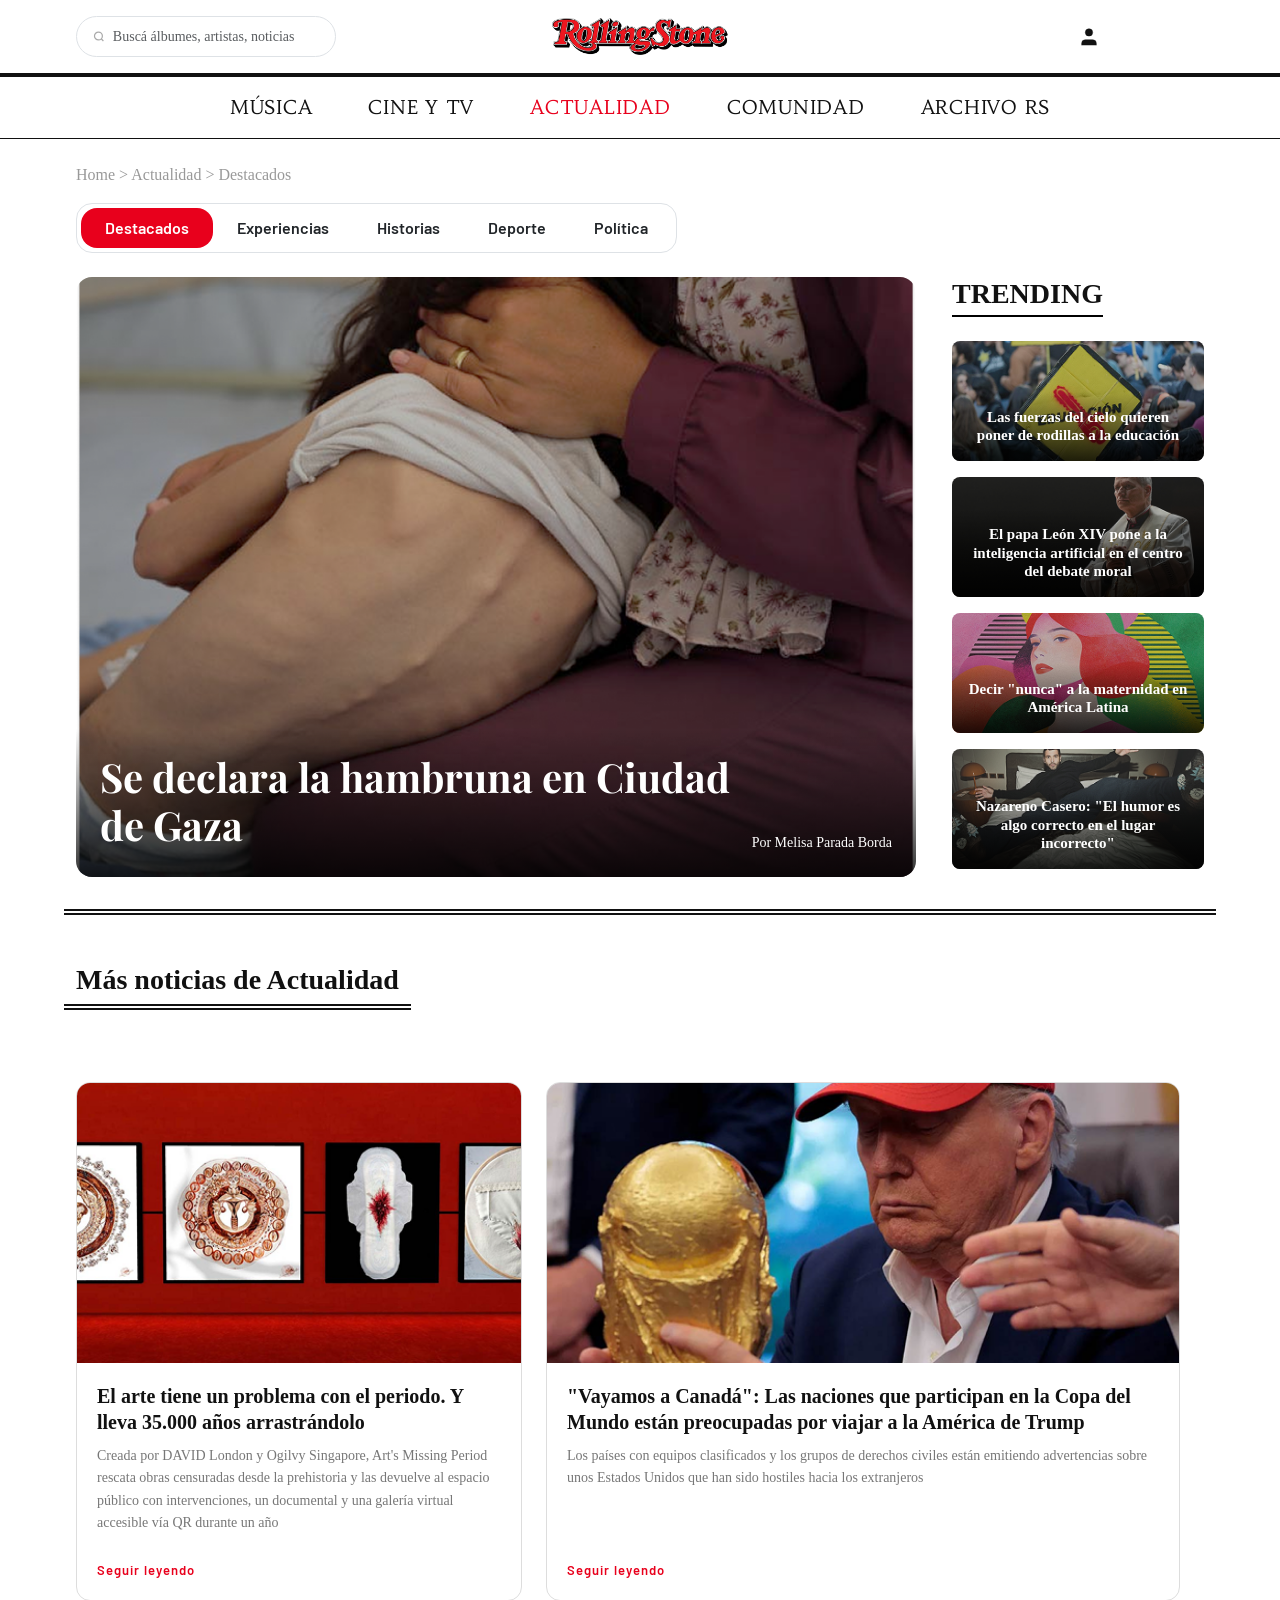
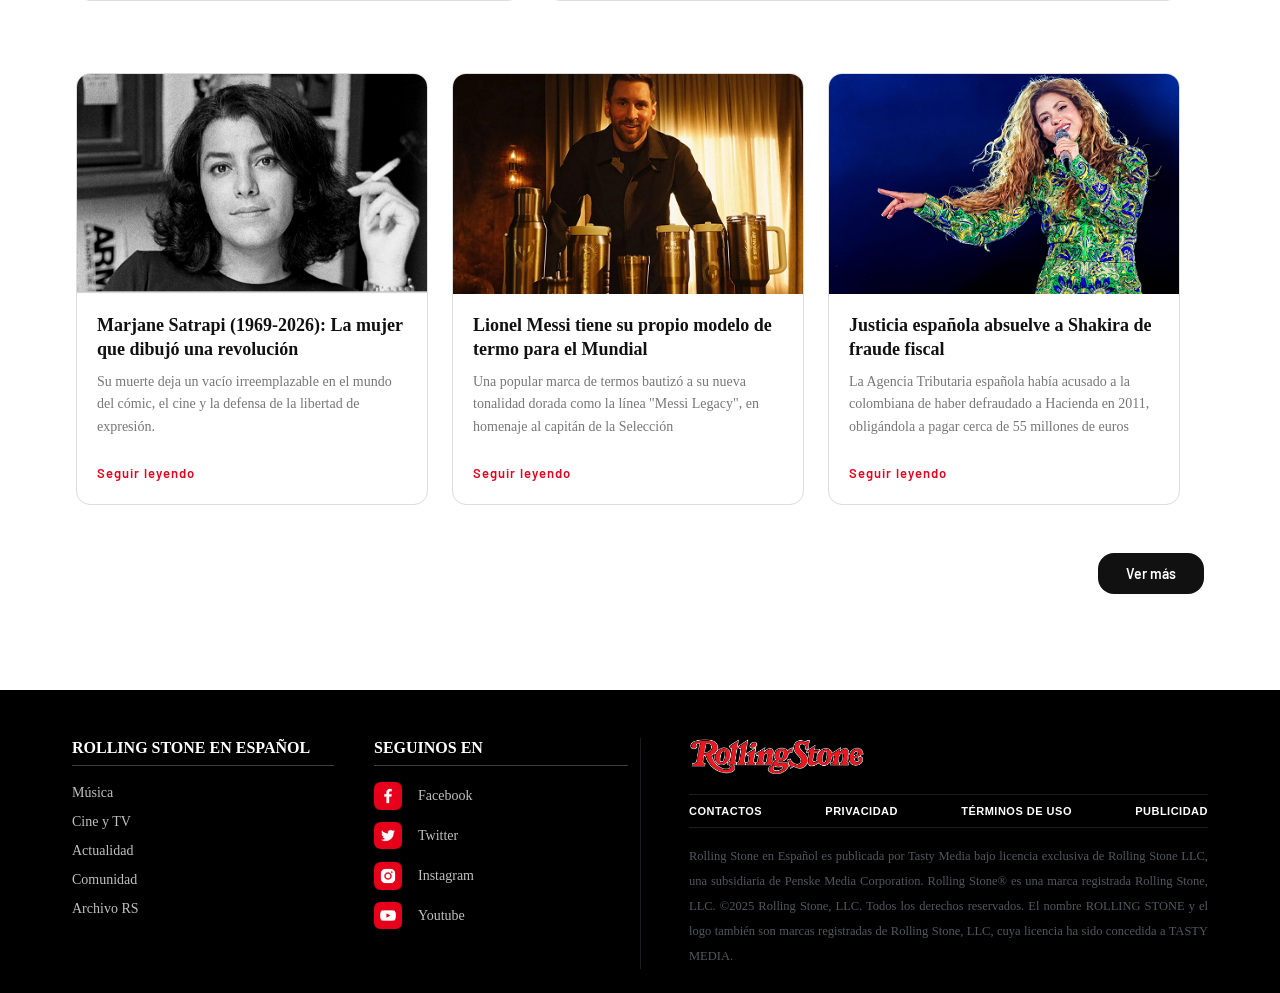
<file: actualidad.html>
<!DOCTYPE html>
<html lang="es">
<head>
  <meta charset="UTF-8">
  <meta name="viewport" content="width=device-width, initial-scale=1.0">
  <title>Actualidad - Rolling Stone en Español</title>
  
  <link href="https://cdn.jsdelivr.net/npm/bootstrap@5.3.3/dist/css/bootstrap.min.css" rel="stylesheet">
  <link href="https://fonts.googleapis.com/css2?family=Habibi&family=Playfair+Display:ital,wght@0,700;0,900;1,700&family=Inter:wght@300;400;500;600;700&family=Oswald:wght@600;700&display=swap" rel="stylesheet">
  <link href="https://fonts.googleapis.com/css2?family=Barlow:wght@600&display=swap" rel="stylesheet">
<link rel="stylesheet" href="estilos.css">
  
</head>
<body>

<!-- HEADER -->
<header class="container-fluid px-0">
  <div class="top-bar py-3 position-relative">
    <div class="container d-flex align-items-center justify-content-between px-3" style="max-width: 1160px;">
  <div class="hamburger-btn" onclick="abrirMenu()" style="display:none; cursor:pointer; z-index:1;">
    <svg width="28" height="28" viewBox="0 0 16 16" fill="#111"><path fill-rule="evenodd" d="M2.5 12a.5.5 0 0 1 .5-.5h10a.5.5 0 0 1 0 1H2.5a.5.5 0 0 1-.5-.5m0-4a.5.5 0 0 1 .5-.5h10a.5.5 0 0 1 0 1H2.5a.5.5 0 0 1-.5-.5m0-4a.5.5 0 0 1 .5-.5h10a.5.5 0 0 1 0 1H2.5a.5.5 0 0 1-.5-.5"/></svg>
  </div>
      <div class="search-wrap d-flex align-items-center gap-2 border rounded-pill px-3 py-1" style="width: 100%; max-width: 260px; z-index: 1;">
        <svg width="13" height="13" viewBox="0 0 24 24" fill="none" stroke="#aaa" stroke-width="2.5"><circle cx="11" cy="11" r="8"/><line x1="21" y1="21" x2="16.65" y2="16.65"/></svg>
        <input type="text" class="form-control form-control-sm border-0 p-0 bg-transparent shadow-none" placeholder="Buscá álbumes, artistas, noticias">
      </div>
      <div class="position-absolute start-50 top-50 translate-middle">
        <a href="index.html" class="d-block" style="transition: opacity 0.2s;" onmouseover="this.style.opacity='0.85'" onmouseout="this.style.opacity='1'">
          <img src="imagenes/Rolling_Stone_logo.svg.png" alt="Rolling Stone" style="max-height: 40px; width: auto; object-fit: contain;">
        </a>
      </div>
      <div class="user-icon p-1" style="z-index: 1;  margin-right: 100px;">
        <svg width="22" height="22" viewBox="0 0 24 24" fill="#111" stroke="#111" stroke-width="0.5"><path d="M20 21v-2a4 4 0 0 0-4-4H8a4 4 0 0 0-4 4v2"/><circle cx="12" cy="7" r="4"/></svg>
      </div>
    </div>
  </div>
  <nav class="nav-rs nav justify-content-center gap-2 gap-sm-4 py-2 font-habibi">
    <a class="nav-link px-2 px-sm-3" href="musica.html">Música</a>
    <a class="nav-link px-2 px-sm-3" href="cineytv.html">Cine y TV</a>
    <a class="nav-link px-2 px-sm-3 text-red" href="actualidad.html">Actualidad</a>
    <a class="nav-link px-2 px-sm-3" href="comunidad.html">Comunidad</a>
    <a class="nav-link px-2 px-sm-3" href="archivors.html">Archivo RS</a>
  </nav>
</header>
<!-- MENÚ HAMBURGUESA MOBILE -->
<div id="menu-mobile" style="display:none; position:fixed; top:0; left:0; width:100%; height:100%; background:#E8001C; z-index:999; flex-direction:column; align-items:center; justify-content:center; gap:0;">
  <div style="position:absolute; top:16px; right:20px; cursor:pointer; font-size:28px; color:#fff;" onclick="cerrarMenu()">✕</div>
  <a href="musica.html" style="font-family:'Habibi',serif; font-size:28px; color:#fff; text-decoration:none; padding:20px 0; width:100%; text-align:center; border-bottom:1px solid rgba(255,255,255,0.2);">Musica</a>
  <a href="cineytv.html" style="font-family:'Habibi',serif; font-size:28px; color:#fff; text-decoration:none; padding:20px 0; width:100%; text-align:center; border-bottom:1px solid rgba(255,255,255,0.2);">Cine y TV</a>
  <a href="actualidad.html" style="font-family:'Habibi',serif; font-size:28px; color:#fff; text-decoration:none; padding:20px 0; width:100%; text-align:center; border-bottom:1px solid rgba(255,255,255,0.2);">Actualidad</a>
  <a href="comunidad.html" style="font-family:'Habibi',serif; font-size:28px; color:#fff; text-decoration:none; padding:20px 0; width:100%; text-align:center; border-bottom:1px solid rgba(255,255,255,0.2);">Comunidad</a>
  <a href="archivors.html" style="font-family:'Habibi',serif; font-size:28px; color:#fff; text-decoration:none; padding:20px 0; width:100%; text-align:center;">ArchivosRS</a>
</div>
<main class="container my-4 px-3" style="max-width: 1160px; min-height: 50vh;">

  <!-- Breadcrumb -->
<div style="font-family: Georgia, serif; font-size: 16px; color: #999; margin-bottom: 16px;">
  Home &gt; Actualidad &gt; Destacados
</div>

  <!-- Botones -->
  <div class="border border-secondary rounded-4 d-inline-flex p-1 mb-4" style="border-color: #dee2e6 !important;">
    <button class="btn btn-danger rounded-4 px-4 py-2 fw-bold" style="background-color: #E8001C; border: none;">Destacados</button>
    <button class="btn text-dark rounded-4 px-4 py-2 fw-bold" style="background: none; border: none;">Experiencias</button>
    <button class="btn text-dark rounded-4 px-4 py-2 fw-bold" style="background: none; border: none;">Historias</button>
    <button class="btn text-dark rounded-4 px-4 py-2 fw-bold" style="background: none; border: none;">Deporte</button>
    <button class="btn text-dark rounded-4 px-4 py-2 fw-bold" style="background: none; border: none;">Política</button>
  </div>

  <!-- Fila principal -->
  <div class="row g-4">

    <!-- Columna Izquierda: Noticia Destacada -->
    <div class="col-lg-9">
      <div class="position-relative rounded-4 overflow-hidden" style="height: 600px;">
        <img src="actualidad/1.png" class="w-100 h-100" style="object-fit: cover;" alt="Hambruna Gaza">
        <div class="position-absolute bottom-0 w-100 p-4 d-flex justify-content-between align-items-end" style="background: linear-gradient(to top, rgba(0,0,0,0.8), transparent);">
          <h2 class="text-white fw-bold mb-1" style="font-family: 'Playfair Display', serif; font-size: 40px;">
            Se declara la hambruna en Ciudad de Gaza
          </h2>
          <span class="text-white ms-3" style="font-size: 14px; white-space: nowrap;">Por Melisa Parada Borda</span>
        </div>
      </div>
    </div>

    <!-- Columna Derecha: Trending -->
    <div class="col-lg-3 ps-lg-4">
      <h3 class="fw-bold text-uppercase mb-4" style="font-family: var(--serif); font-size: 28px; border-bottom: 2px solid #000; display: inline-block; padding-bottom: 5px;">
        Trending
      </h3>
      <div class="d-flex flex-column gap-3">
        <a href="#" class="text-decoration-none text-white position-relative d-block overflow-hidden rounded-3" style="height: 120px;">
          <img src="actualidad/2.png" class="w-100 h-100 object-fit-cover" style="object-position: center;">
          <div class="position-absolute bottom-0 p-3 w-100" style="background: linear-gradient(to top, rgba(0,0,0,0.8), transparent);">
            <p class="fw-bold lh-sm m-0" style="font-size: 15px; font-family: 'Georgia', serif; text-align: center;">Las fuerzas del cielo quieren poner de rodillas a la educación</p>
          </div>
        </a>
        <a href="#" class="text-decoration-none text-white position-relative d-block overflow-hidden rounded-3" style="height: 120px;">
          <img src="actualidad/3.png" class="w-100 h-100 object-fit-cover" style="object-position: center;">
          <div class="position-absolute bottom-0 p-3 w-100" style="background: linear-gradient(to top, rgba(0,0,0,0.8), transparent);">
            <p class="fw-bold lh-sm m-0" style="font-size: 15px; font-family: 'Georgia', serif; text-align: center;">El papa León XIV pone a la inteligencia artificial en el centro del debate moral</p>
          </div>
        </a>
        <a href="#" class="text-decoration-none text-white position-relative d-block overflow-hidden rounded-3" style="height: 120px;">
          <img src="actualidad/4.png" class="w-100 h-100 object-fit-cover" style="object-position: center;">
          <div class="position-absolute bottom-0 p-3 w-100" style="background: linear-gradient(to top, rgba(0,0,0,0.8), transparent);">
            <p class="fw-bold lh-sm m-0" style="font-size: 15px; font-family: 'Georgia', serif; text-align: center;">Decir "nunca" a la maternidad en América Latina</p>
          </div>
        </a>
        <a href="#" class="text-decoration-none text-white position-relative d-block overflow-hidden rounded-3" style="height: 120px;">
          <img src="actualidad/5.png" class="w-100 h-100 object-fit-cover" style="object-position: center;">
          <div class="position-absolute bottom-0 p-3 w-100" style="background: linear-gradient(to top, rgba(0,0,0,0.8), transparent);">
            <p class="fw-bold lh-sm m-0" style="font-size: 15px; font-family: 'Georgia', serif; text-align: center;">Nazareno Casero: "El humor es algo correcto en el lugar incorrecto"</p>
          </div>
        </a>
      </div>
    </div>
    <div class="divider-thick"></div>
<h2 class="news-section-title mb-4">Más noticias de Actualidad</h2>

<div class="row g-4 mb-4">
  <div class="col-md-5">
    <div class="news-card2">
      <img src="actualidad/card1.png" class="news-card2-img" alt="">
      <div class="news-card2-body">
        <h3 class="news-card2-title">El arte tiene un problema con el periodo. Y lleva 35.000 años arrastrándolo</h3>
        <p class="news-card2-text">Creada por DAVID London y Ogilvy Singapore, Art's Missing Period rescata obras censuradas desde la prehistoria y las devuelve al espacio público con intervenciones, un documental y una galería virtual accesible vía QR durante un año</p>
        <a href="#" class="art-leer-mas">Seguir leyendo</a>
      </div>
    </div>
  </div>
  <div class="col-md-7">
    <div class="news-card2">
      <img src="actualidad/card2.png" class="news-card2-img" alt="">
      <div class="news-card2-body">
        <h3 class="news-card2-title">"Vayamos a Canadá": Las naciones que participan en la Copa del Mundo están preocupadas por viajar a la América de Trump</h3>
        <p class="news-card2-text">Los países con equipos clasificados y los grupos de derechos civiles están emitiendo advertencias sobre unos Estados Unidos que han sido hostiles hacia los extranjeros</p>
        <a href="#" class="art-leer-mas">Seguir leyendo</a>
      </div>
    </div>
  </div>
</div>

<div class="row g-4 mb-4">
  <div class="col-md-4">
    <div class="news-card2">
      <img src="actualidad/card3.png" class="news-card3-img" alt="">
      <div class="news-card2-body">
        <h3 class="news-card3-title">Marjane Satrapi (1969-2026): La mujer que dibujó una revolución</h3>
        <p class="news-card2-text">Su muerte deja un vacío irreemplazable en el mundo del cómic, el cine y la defensa de la libertad de expresión.</p>
        <a href="#" class="art-leer-mas">Seguir leyendo</a>
      </div>
    </div>
  </div>
  <div class="col-md-4">
    <div class="news-card2">
      <img src="actualidad/card4.png" class="news-card3-img" alt="">
      <div class="news-card2-body">
        <h3 class="news-card3-title">Lionel Messi tiene su propio modelo de termo para el Mundial</h3>
        <p class="news-card2-text">Una popular marca de termos bautizó a su nueva tonalidad dorada como la línea "Messi Legacy", en homenaje al capitán de la Selección</p>
        <a href="#" class="art-leer-mas">Seguir leyendo</a>
      </div>
    </div>
  </div>
  <div class="col-md-4">
    <div class="news-card2">
      <img src="actualidad/card5.png" class="news-card3-img" alt="">
      <div class="news-card2-body">
        <h3 class="news-card3-title">Justicia española absuelve a Shakira de fraude fiscal</h3>
        <p class="news-card2-text">La Agencia Tributaria española había acusado a la colombiana de haber defraudado a Hacienda en 2011, obligándola a pagar cerca de 55 millones de euros</p>
        <a href="#" class="art-leer-mas">Seguir leyendo</a>
      </div>
    </div>
  </div>
</div>

<div class="text-end mb-5">
  <a href="#" class="btn-ver-mas rounded-4">Ver más</a>
</div>
  </div>

</main>

<!-- FOOTER -->
<footer class="bg-black text-white pt-5 pb-4 mt-5" style="font-family: Georgia, serif;">
  <div class="container" style="max-width: 1160px;">
    <div class="row g-4">
      <div class="col-md-6">
        <div class="row">
          <div class="col-sm-6 pe-3 mb-4 mb-sm-0">
            <h5 class="font-serif fw-bold text-uppercase fs-6 m-0 text-white tracking-wide" style="white-space: nowrap;">Rolling Stone en Español</h5>
            <div class="border-bottom border-light opacity-25 my-2" style="border-width: 1px !important;"></div>
            <ul class="list-unstyled d-flex flex-column gap-2 pt-2" style="font-size: 14px;">
              <li><a href="index.html" class="text-white text-decoration-none opacity-75">Música</a></li>
              <li><a href="#" class="text-white text-decoration-none opacity-75">Cine y TV</a></li>
              <li><a href="#" class="text-white text-decoration-none opacity-75">Actualidad</a></li>
              <li><a href="#" class="text-white text-decoration-none opacity-75">Comunidad</a></li>
              <li><a href="#" class="text-white text-decoration-none opacity-75">Archivo RS</a></li>
            </ul>
          </div>
          <div class="col-sm-6 ps-sm-4">
            <h5 class="font-serif fw-bold text-uppercase fs-6 m-0 text-white tracking-wide">Seguinos en</h5>
            <div class="border-bottom border-light opacity-25 my-2" style="border-width: 1px !important;"></div>
            <ul class="list-unstyled d-flex flex-column gap-2 pt-2" style="font-size: 14px;">
              <li class="d-flex align-items-center mb-1">
                <div class="me-3 d-flex align-items-center justify-content-center" style="width: 28px; height: 28px;">
                  <img src="archivoRs-home/Facebook.png" alt="Facebook" style="max-width: 100%; max-height: 100%; object-fit: contain;">
                </div>
                <a href="#" class="text-white text-decoration-none opacity-75">Facebook</a>
              </li>
              <li class="d-flex align-items-center mb-1">
                <div class="me-3 d-flex align-items-center justify-content-center" style="width: 28px; height: 28px;">
                  <img src="archivoRs-home/Twitter.png" alt="Twitter" style="max-width: 100%; max-height: 100%; object-fit: contain;">
                </div>
                <a href="#" class="text-white text-decoration-none opacity-75">Twitter</a>
              </li>
              <li class="d-flex align-items-center mb-1">
                <div class="me-3 d-flex align-items-center justify-content-center" style="width: 28px; height: 28px;">
                  <img src="archivoRs-home/Instagram.png" alt="Instagram" style="max-width: 100%; max-height: 100%; object-fit: contain;">
                </div>
                <a href="#" class="text-white text-decoration-none opacity-75">Instagram</a>
              </li>
              <li class="d-flex align-items-center">
                <div class="me-3 d-flex align-items-center justify-content-center" style="width: 28px; height: 28px;">
                  <img src="archivoRs-home/YouTube.png" alt="Youtube" style="max-width: 100%; max-height: 100%; object-fit: contain;">
                </div>
                <a href="#" class="text-white text-decoration-none opacity-75">Youtube</a>
              </li>
            </ul>
          </div>
        </div>
      </div>
      <div class="col-md-6 ps-md-5 border-start border-secondary border-opacity-25">
        <div class="mb-3 text-center text-md-start">
          <img src="imagenes/Rolling_Stone_logo.svg.png" alt="Rolling Stone" style="max-height: 40px; width: auto; object-fit: contain;">
        </div>
        <div class="border-top border-bottom border-secondary border-opacity-25 py-2 my-3">
          <div class="d-flex flex-wrap justify-content-between gap-2 text-uppercase fw-bold" style="font-size: 11px; letter-spacing: 0.5px; font-family: sans-serif;">
            <a href="#" class="text-white text-decoration-none opacity-90">Contactos</a>
            <a href="#" class="text-white text-decoration-none opacity-90">Privacidad</a>
            <a href="#" class="text-white text-decoration-none opacity-90">Términos de uso</a>
            <a href="#" class="text-white text-decoration-none opacity-90">Publicidad</a>
          </div>
        </div>
        <p class="text-secondary small lh-lg opacity-75 mt-3 mb-0" style="font-size: 12.5px; text-align: justify;">
                    Rolling Stone en Español es publicada por Tasty Media bajo licencia exclusiva de Rolling Stone LLC, una subsidiaria de Penske Media Corporation. Rolling Stone® es una marca registrada Rolling Stone, LLC. ©2025 Rolling Stone, LLC. Todos los derechos reservados. El nombre ROLLING STONE y el logo también son marcas registradas de Rolling Stone, LLC, cuya licencia ha sido concedida a TASTY MEDIA.

        </p>
      </div>
    </div>
  </div>
</footer>
  <script src="main.js"></script>
</body>
</html>
</file>
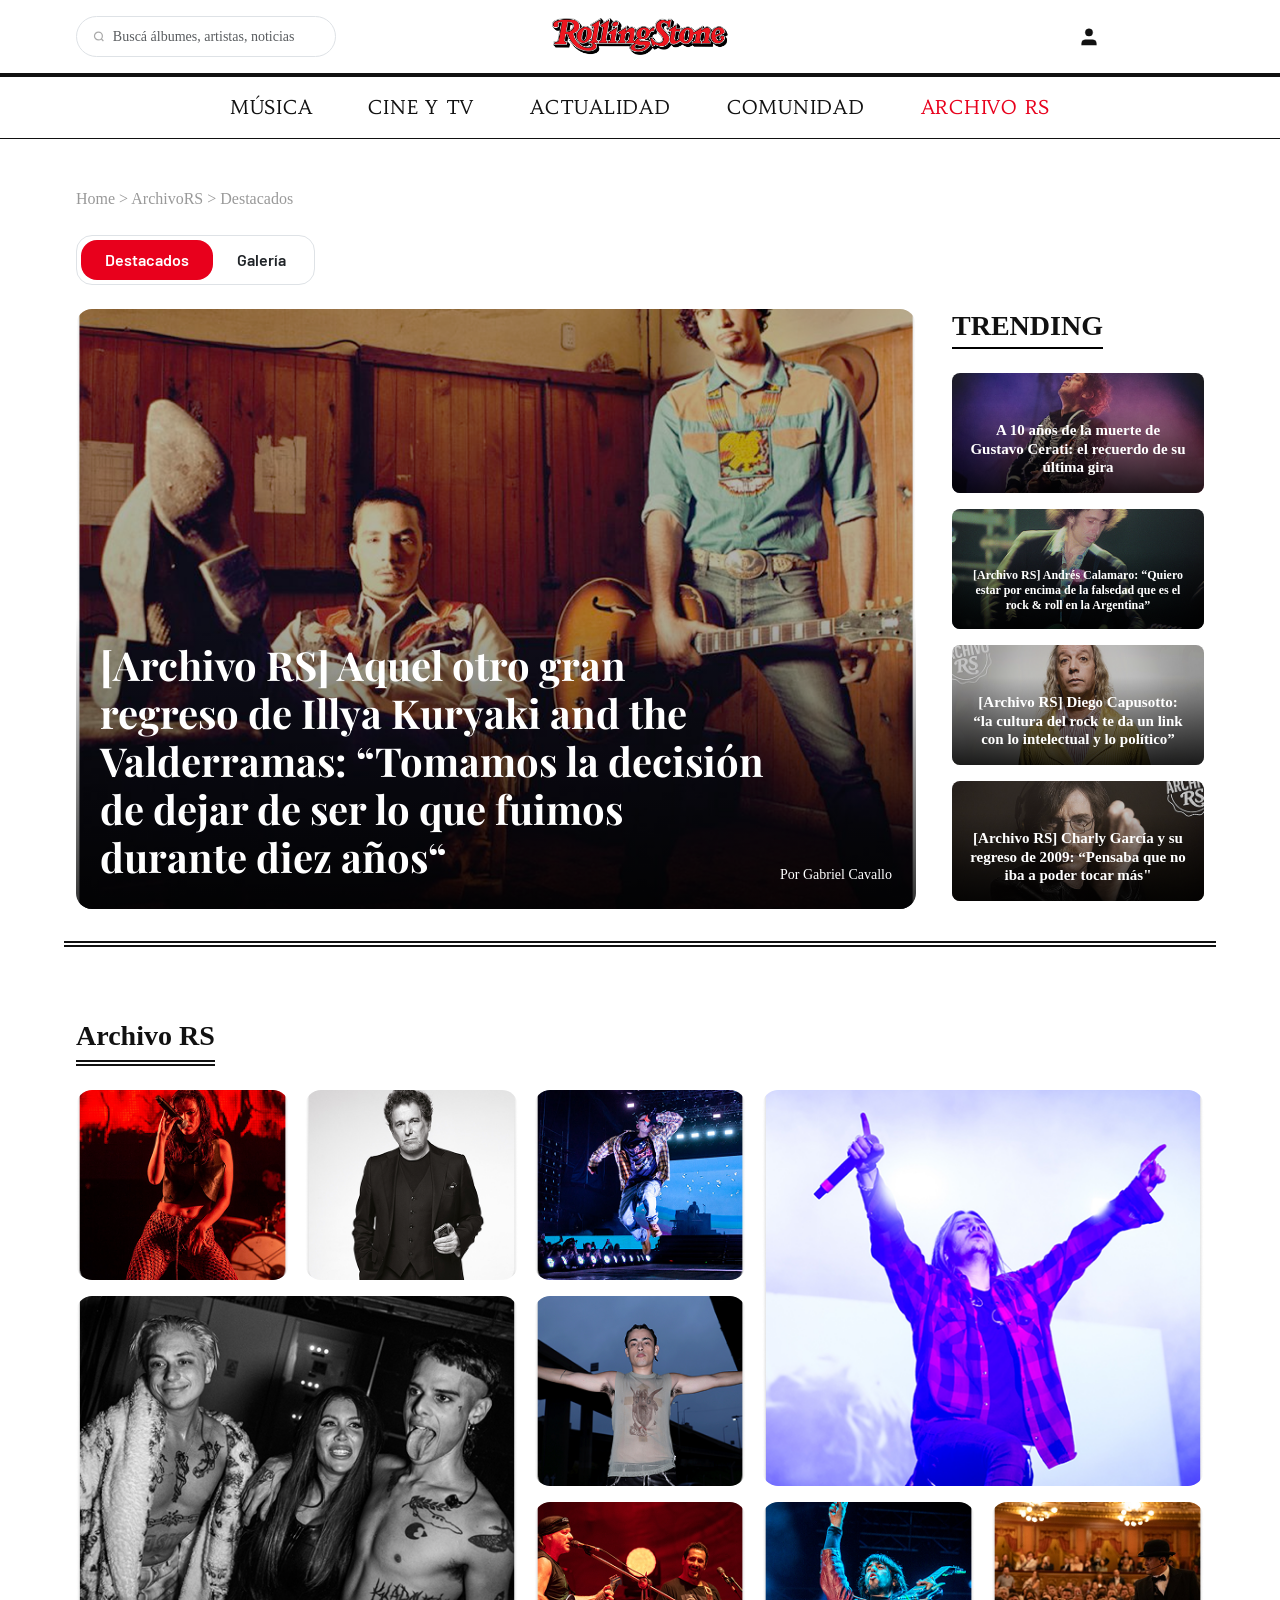
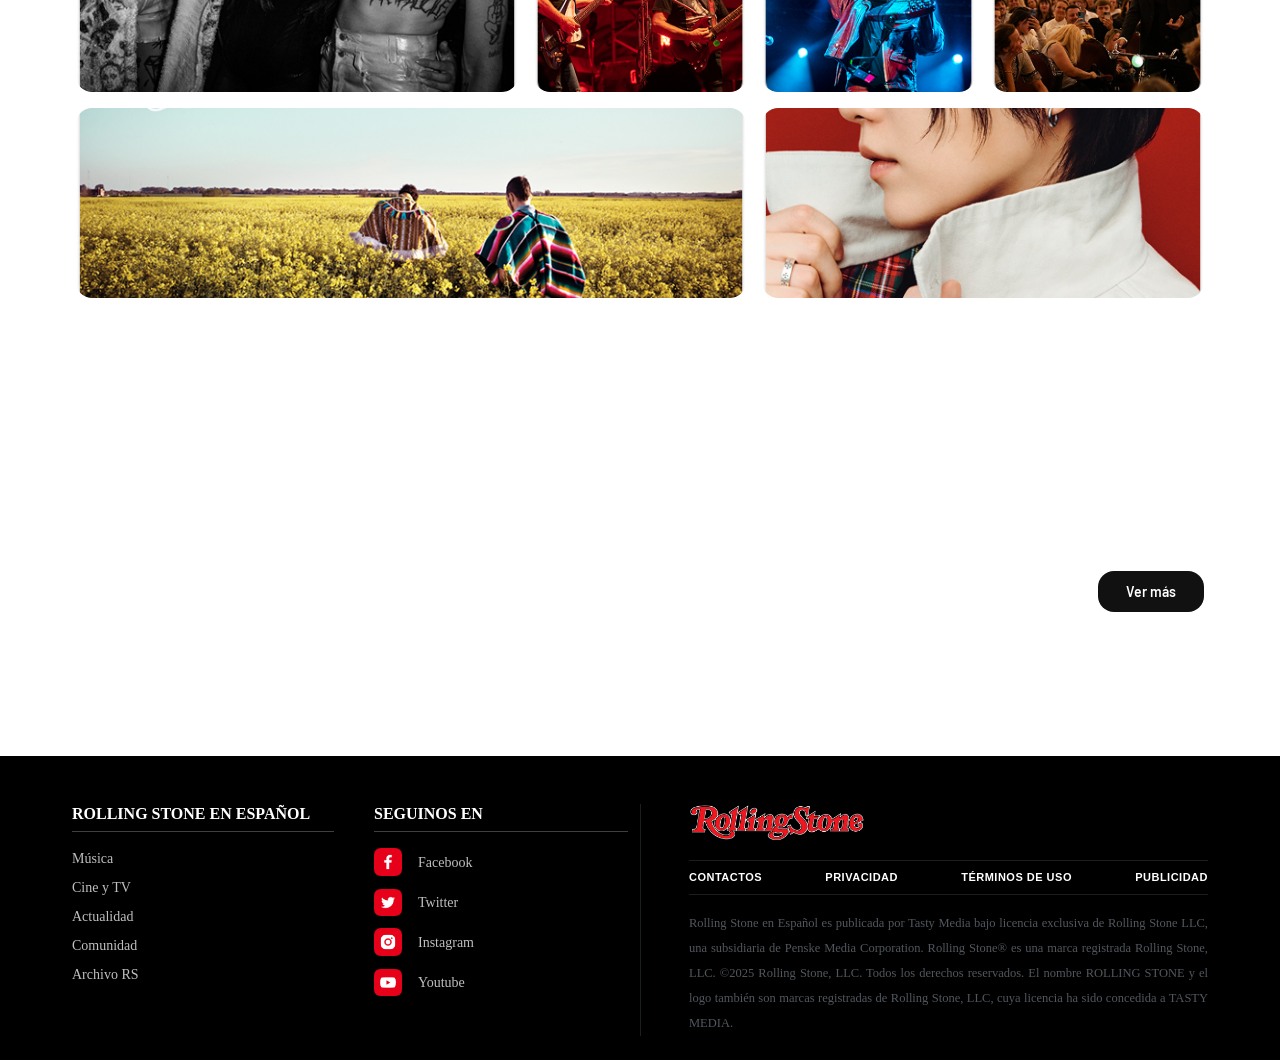
<file: archivors.html>
<!DOCTYPE html>
<html lang="es">
<head>
  <meta charset="UTF-8">
  <meta name="viewport" content="width=device-width, initial-scale=1.0">
  <title>Nueva Sección - Rolling Stone en Español</title>
  
  <!-- BOOTSTRAP Y FUENTES OFICIALES -->
  <link href="https://cdn.jsdelivr.net/npm/bootstrap@5.3.3/dist/css/bootstrap.min.css" rel="stylesheet">
  <link href="https://fonts.googleapis.com/css2?family=Habibi&family=Playfair+Display:ital,wght@0,700;0,900;1,700&family=Inter:wght@300;400;500;600;700&family=Oswald:wght@600;700&display=swap" rel="stylesheet">
  <link href="https://fonts.googleapis.com/css2?family=Barlow:wght@600&display=swap" rel="stylesheet">
<link rel="stylesheet" href="estilos.css">
  
</head>
<body>

<!-- HEADER OFICIAL -->
<header class="container-fluid px-0">
  <div class="top-bar py-3 position-relative">
   <div class="container d-flex align-items-center justify-content-between px-3" style="max-width: 1160px;">
  <div class="hamburger-btn" onclick="abrirMenu()" style="display:none; cursor:pointer; z-index:1;">
    <svg width="28" height="28" viewBox="0 0 16 16" fill="#111"><path fill-rule="evenodd" d="M2.5 12a.5.5 0 0 1 .5-.5h10a.5.5 0 0 1 0 1H2.5a.5.5 0 0 1-.5-.5m0-4a.5.5 0 0 1 .5-.5h10a.5.5 0 0 1 0 1H2.5a.5.5 0 0 1-.5-.5m0-4a.5.5 0 0 1 .5-.5h10a.5.5 0 0 1 0 1H2.5a.5.5 0 0 1-.5-.5"/></svg>
  </div>
      <div class="search-wrap d-flex align-items-center gap-2 border rounded-pill px-3 py-1" style="width: 100%; max-width: 260px; z-index: 1;">
        <svg width="13" height="13" viewBox="0 0 24 24" fill="none" stroke="#aaa" stroke-width="2.5"><circle cx="11" cy="11" r="8"/><line x1="21" y1="21" x2="16.65" y2="16.65"/></svg>
        <input type="text" class="form-control form-control-sm border-0 p-0 bg-transparent shadow-none" placeholder="Buscá álbumes, artistas, noticias">
      </div>
      <div class="position-absolute start-50 top-50 translate-middle">
        <a href="index.html" class="d-block" style="transition: opacity 0.2s;" onmouseover="this.style.opacity='0.85'" onmouseout="this.style.opacity='1'">
          <img src="imagenes/Rolling_Stone_logo.svg.png" alt="Rolling Stone" style="max-height: 40px; width: auto; object-fit: contain;">
        </a>
      </div>
      <div class="user-icon p-1" style="z-index: 1; margin-right: 100px;">
        <svg width="22" height="22" viewBox="0 0 24 24" fill="#111" stroke="#111" stroke-width="0.5"><path d="M20 21v-2a4 4 0 0 0-4-4H8a4 4 0 0 0-4 4v2"/><circle cx="12" cy="7" r="4"/></svg>
      </div>
    </div>
  </div>
  <nav class="nav-rs nav justify-content-center gap-2 gap-sm-4 py-2 font-habibi">
    <a class="nav-link px-2 px-sm-3" href="musica.html">Música</a>
    <a class="nav-link px-2 px-sm-3" href="cineytv.html">Cine y TV</a>
    <a class="nav-link px-2 px-sm-3" href="actualidad.html">Actualidad</a>
    <a class="nav-link px-2 px-sm-3" href="comunidad.html">Comunidad</a>
    <a class="nav-link px-2 px-sm-3 text-red" href="archivors.html">Archivo RS</a>
  </nav>
</header>
<!-- MENÚ HAMBURGUESA MOBILE -->
<div id="menu-mobile" style="display:none; position:fixed; top:0; left:0; width:100%; height:100%; background:#E8001C; z-index:999; flex-direction:column; align-items:center; justify-content:center; gap:0;">
  <div style="position:absolute; top:16px; right:20px; cursor:pointer; font-size:28px; color:#fff;" onclick="cerrarMenu()">✕</div>
  <a href="musica.html" style="font-family:'Habibi',serif; font-size:28px; color:#fff; text-decoration:none; padding:20px 0; width:100%; text-align:center; border-bottom:1px solid rgba(255,255,255,0.2);">Musica</a>
  <a href="cineytv.html" style="font-family:'Habibi',serif; font-size:28px; color:#fff; text-decoration:none; padding:20px 0; width:100%; text-align:center; border-bottom:1px solid rgba(255,255,255,0.2);">Cine y TV</a>
  <a href="actualidad.html" style="font-family:'Habibi',serif; font-size:28px; color:#fff; text-decoration:none; padding:20px 0; width:100%; text-align:center; border-bottom:1px solid rgba(255,255,255,0.2);">Actualidad</a>
  <a href="comunidad.html" style="font-family:'Habibi',serif; font-size:28px; color:#fff; text-decoration:none; padding:20px 0; width:100%; text-align:center; border-bottom:1px solid rgba(255,255,255,0.2);">Comunidad</a>
  <a href="archivors.html" style="font-family:'Habibi',serif; font-size:28px; color:#fff; text-decoration:none; padding:20px 0; width:100%; text-align:center;">ArchivosRS</a>
</div>

<!-- CONTENEDOR PRINCIPAL MODULAR -->
<main class="container my-5 px-3" style="max-width: 1160px; min-height: 60vh;">
  
  <!-- Breadcrumb sugerido -->
  <div class="mb-4" style="font-family: Georgia, serif; font-size: 16px; color: #999;">
    Home &gt; ArchivoRS &gt; Destacados
  </div>

<div class="border border-secondary rounded-4 d-inline-flex p-1 mb-4" style="border-color: #dee2e6 !important;">
  <button class="btn btn-danger rounded-4 px-4 py-2 fw-bold" style="background-color: #E8001C; border: none;">Destacados</button>
  
  <button class="btn text-dark rounded-4 px-4 py-2 fw-bold" style="background: none; border: none;">Galería</button>
</div>
  <br>

 <!-- Fila principal -->
  <div class="row g-4">

    <!-- Columna Izquierda: Noticia Destacada -->
    <div class="col-lg-9">
      <div class="position-relative rounded-4 overflow-hidden" style="height: 600px;">
        <img src="archivors/1.png" class="w-100 h-100" style="object-fit: cover;" alt="Valderramas">
        <div class="position-absolute bottom-0 w-100 p-4 d-flex justify-content-between align-items-end" style="background: linear-gradient(to top, rgba(0,0,0,0.8), transparent);">
          <h2 class="text-white fw-bold mb-1" style="font-family: 'Playfair Display', serif; font-size: 40px;">
           [Archivo RS] Aquel otro gran regreso de Illya Kuryaki and the Valderramas: “Tomamos la decisión de dejar de ser lo que fuimos durante diez años“
          </h2>
          <span class="text-white ms-3" style="font-size: 14px; white-space: nowrap;">Por Gabriel Cavallo</span>
        </div>
      </div>
    </div>

    <!-- Columna Derecha: Trending -->
    <div class="col-lg-3 ps-lg-4">
      <h3 class="fw-bold text-uppercase mb-4" style="font-family: var(--serif); font-size: 28px; border-bottom: 2px solid #000; display: inline-block; padding-bottom: 5px;">
        Trending
      </h3>
      <div class="d-flex flex-column gap-3">
        <a href="#" class="text-decoration-none text-white position-relative d-block overflow-hidden rounded-3" style="height: 120px;">
          <img src="archivors/2.png" class="w-100 h-100 object-fit-cover" style="object-position: center;">
          <div class="position-absolute bottom-0 p-3 w-100" style="background: linear-gradient(to top, rgba(0,0,0,0.8), transparent);">
            <p class="fw-bold lh-sm m-0" style="font-size: 15px; font-family: 'Georgia', serif; text-align: center;">A 10 años de la muerte de Gustavo Cerati: el recuerdo de su última gira</p>
          </div>
        </a>
        <a href="#" class="text-decoration-none text-white position-relative d-block overflow-hidden rounded-3" style="height: 120px;">
          <img src="archivors/3.png" class="w-100 h-100 object-fit-cover" style="object-position: center;">
          <div class="position-absolute bottom-0 p-3 w-100" style="background: linear-gradient(to top, rgba(0,0,0,0.8), transparent);">
            <p class="fw-bold lh-sm m-0" style="font-size: 12px; font-family: 'Georgia', serif; text-align: center;">[Archivo RS] Andrés Calamaro: “Quiero estar por encima de la falsedad que es el rock & roll en la Argentina”</p>
          </div>
        </a>
        <a href="#" class="text-decoration-none text-white position-relative d-block overflow-hidden rounded-3" style="height: 120px;">
          <img src="archivors/4.png" class="w-100 h-100 object-fit-cover" style="object-position: center;">
          <div class="position-absolute bottom-0 p-3 w-100" style="background: linear-gradient(to top, rgba(0,0,0,0.8), transparent);">
            <p class="fw-bold lh-sm m-0" style="font-size: 15px; font-family: 'Georgia', serif; text-align: center;">[Archivo RS] Diego Capusotto: “la cultura del rock te da un link con lo intelectual y lo político”</p>
          </div>
        </a>
        <a href="#" class="text-decoration-none text-white position-relative d-block overflow-hidden rounded-3" style="height: 120px;">
          <img src="archivors/5.png" class="w-100 h-100 object-fit-cover" style="object-position: center;">
          <div class="position-absolute bottom-0 p-3 w-100" style="background: linear-gradient(to top, rgba(0,0,0,0.8), transparent);">
            <p class="fw-bold lh-sm m-0" style="font-size: 15px; font-family: 'Georgia', serif; text-align: center;">[Archivo RS] Charly García y su regreso de 2009: “Pensaba que no iba a poder tocar más"</p>
          </div>
        </a>
      </div>
    </div>
    <div class="divider-thick"></div>

    <div class="container my-5">
  
  <!-- Título con doble subrayado clásico de revista -->
 <h2 class="news-section-title mb-4">Archivo RS</h2>

  <!-- Grilla Mosaico Corregida -->
  <div class="archivo-grid">
    
    <!-- Foto 1: Chica cantando (Fondo Rojo) -->
    <div class="archivo-item item-1">
      <img src="archivoRs-home/archivo1.png" alt="Chica cantando" class="arch-img">
    </div>

    <!-- Foto 2: Retrato Blanco y Negro -->
    <div class="archivo-item item-2">
      <img src="archivoRs-home/archivo2.png" alt="Retrato histórico" class="arch-img">
    </div>

    <!-- Foto 3: Salto en el escenario -->
    <div class="archivo-item item-3">
      <img src="archivoRs-home/archivo3.png" alt="Salto escenario" class="arch-img">
    </div>

    <!-- Foto 4: Foto Larga Celeste Derecha -->
    <div class="archivo-item item-4">
      <img src="archivoRs-home/archivo4.png" alt="Show en vivo" class="arch-img">
    </div>

    <!-- Foto 5: Foto Gigante de los tres artistas (B&W) -->
    <div class="archivo-item item-5">
      <img src="archivoRs-home/archivo5.png" alt="Backstage" class="arch-img">
    </div>

    <!-- Foto 6: Chico con brazos abiertos en el medio -->
    <div class="archivo-item item-6">
      <img src="archivoRs-home/archivo6.png" alt="Artista urbano" class="arch-img">
    </div>

    <!-- Foto 7: Banda tocando abajo (Rojo) -->
    <div class="archivo-item item-7">
      <img src="archivoRs-home/archivo7.png" alt="Banda en vivo" class="arch-img">
    </div>

    <!-- Foto 8: Cantante campera azul abajo -->
    <div class="archivo-item item-8">
      <img src="archivoRs-home/archivo8.png" alt="Cantante show" class="arch-img">
    </div>

    <!-- Foto 9: Teatro / Público abajo derecha -->
    <div class="archivo-item item-9">
      <img src="archivoRs-home/archivo9.png" alt="Público teatro" class="arch-img">
    </div>
    
    <!-- Foto 10: Campo amarillo (Ocupa 3 columnas) -->
    <div class="archivo-item item-10">
      <img src="archivors/rs2.png" alt="Campo amarillo con poncho" class="arch-img">
    </div>

    <!-- Foto 11: Retrato perfil (Ocupa 2 columnas) -->
    <div class="archivo-item item-11">
      <img src="archivors/rs1.png" alt="Retrato perfil" class="arch-img">
    </div>
  </div>
  <br>
  <br>
   <br>
  <br>
   <br>
  <br>
   <br>
  <br>
   <br>
  <br>
   <br>
  <br>
   <br>
  
  <div class="text-end mb-5">
  <a href="#" class="btn-ver-mas rounded-4">Ver más</a>
</div>
  </div>
  


</main>


<!-- FOOTER -->
<footer class="bg-black text-white pt-5 pb-4 mt-5" style="font-family: Georgia, serif;">
  <div class="container" style="max-width: 1160px;">
    <div class="row g-4">
      <div class="col-md-6">
        <div class="row">
          <div class="col-sm-6 pe-3 mb-4 mb-sm-0">
            <h5 class="font-serif fw-bold text-uppercase fs-6 m-0 text-white tracking-wide" style="white-space: nowrap;">Rolling Stone en Español</h5>
            <div class="border-bottom border-light opacity-25 my-2" style="border-width: 1px !important;"></div>
            <ul class="list-unstyled d-flex flex-column gap-2 pt-2" style="font-size: 14px;">
              <li><a href="index.html" class="text-white text-decoration-none opacity-75">Música</a></li>
              <li><a href="#" class="text-white text-decoration-none opacity-75">Cine y TV</a></li>
              <li><a href="#" class="text-white text-decoration-none opacity-75">Actualidad</a></li>
              <li><a href="#" class="text-white text-decoration-none opacity-75">Comunidad</a></li>
              <li><a href="#" class="text-white text-decoration-none opacity-75">Archivo RS</a></li>
            </ul>
          </div>
          <div class="col-sm-6 ps-sm-4">
            <h5 class="font-serif fw-bold text-uppercase fs-6 m-0 text-white tracking-wide">Seguinos en</h5>
            <div class="border-bottom border-light opacity-25 my-2" style="border-width: 1px !important;"></div>
            <ul class="list-unstyled d-flex flex-column gap-2 pt-2" style="font-size: 14px;">
              <li class="d-flex align-items-center mb-1">
                <div class="me-3 d-flex align-items-center justify-content-center" style="width: 28px; height: 28px;">
                  <img src="archivoRs-home/Facebook.png" alt="Facebook" style="max-width: 100%; max-height: 100%; object-fit: contain;">
                </div>
                <a href="#" class="text-white text-decoration-none opacity-75">Facebook</a>
              </li>
              <li class="d-flex align-items-center mb-1">
                <div class="me-3 d-flex align-items-center justify-content-center" style="width: 28px; height: 28px;">
                  <img src="archivoRs-home/Twitter.png" alt="Twitter" style="max-width: 100%; max-height: 100%; object-fit: contain;">
                </div>
                <a href="#" class="text-white text-decoration-none opacity-75">Twitter</a>
              </li>
              <li class="d-flex align-items-center mb-1">
                <div class="me-3 d-flex align-items-center justify-content-center" style="width: 28px; height: 28px;">
                  <img src="archivoRs-home/Instagram.png" alt="Instagram" style="max-width: 100%; max-height: 100%; object-fit: contain;">
                </div>
                <a href="#" class="text-white text-decoration-none opacity-75">Instagram</a>
              </li>
              <li class="d-flex align-items-center">
                <div class="me-3 d-flex align-items-center justify-content-center" style="width: 28px; height: 28px;">
                  <img src="archivoRs-home/YouTube.png" alt="Youtube" style="max-width: 100%; max-height: 100%; object-fit: contain;">
                </div>
                <a href="#" class="text-white text-decoration-none opacity-75">Youtube</a>
              </li>
            </ul>
          </div>
        </div>
      </div>
      <div class="col-md-6 ps-md-5 border-start border-secondary border-opacity-25">
        <div class="mb-3 text-center text-md-start">
          <img src="imagenes/Rolling_Stone_logo.svg.png" alt="Rolling Stone" style="max-height: 40px; width: auto; object-fit: contain;">
        </div>
        <div class="border-top border-bottom border-secondary border-opacity-25 py-2 my-3">
          <div class="d-flex flex-wrap justify-content-between gap-2 text-uppercase fw-bold" style="font-size: 11px; letter-spacing: 0.5px; font-family: sans-serif;">
            <a href="#" class="text-white text-decoration-none opacity-90">Contactos</a>
            <a href="#" class="text-white text-decoration-none opacity-90">Privacidad</a>
            <a href="#" class="text-white text-decoration-none opacity-90">Términos de uso</a>
            <a href="#" class="text-white text-decoration-none opacity-90">Publicidad</a>
          </div>
        </div>
        <p class="text-secondary small lh-lg opacity-75 mt-3 mb-0" style="font-size: 12.5px; text-align: justify;">
          Rolling Stone en Español es publicada por Tasty Media bajo licencia exclusiva de Rolling Stone LLC, una subsidiaria de Penske Media Corporation. Rolling Stone® es una marca registrada Rolling Stone, LLC. ©2025 Rolling Stone, LLC. Todos los derechos reservados. El nombre ROLLING STONE y el logo también son marcas registradas de Rolling Stone, LLC, cuya licencia ha sido concedida a TASTY MEDIA.
        </p>
      </div>
    </div>
  </div>
</footer>

  <script src="main.js"></script>
</body>
</html>
</file>
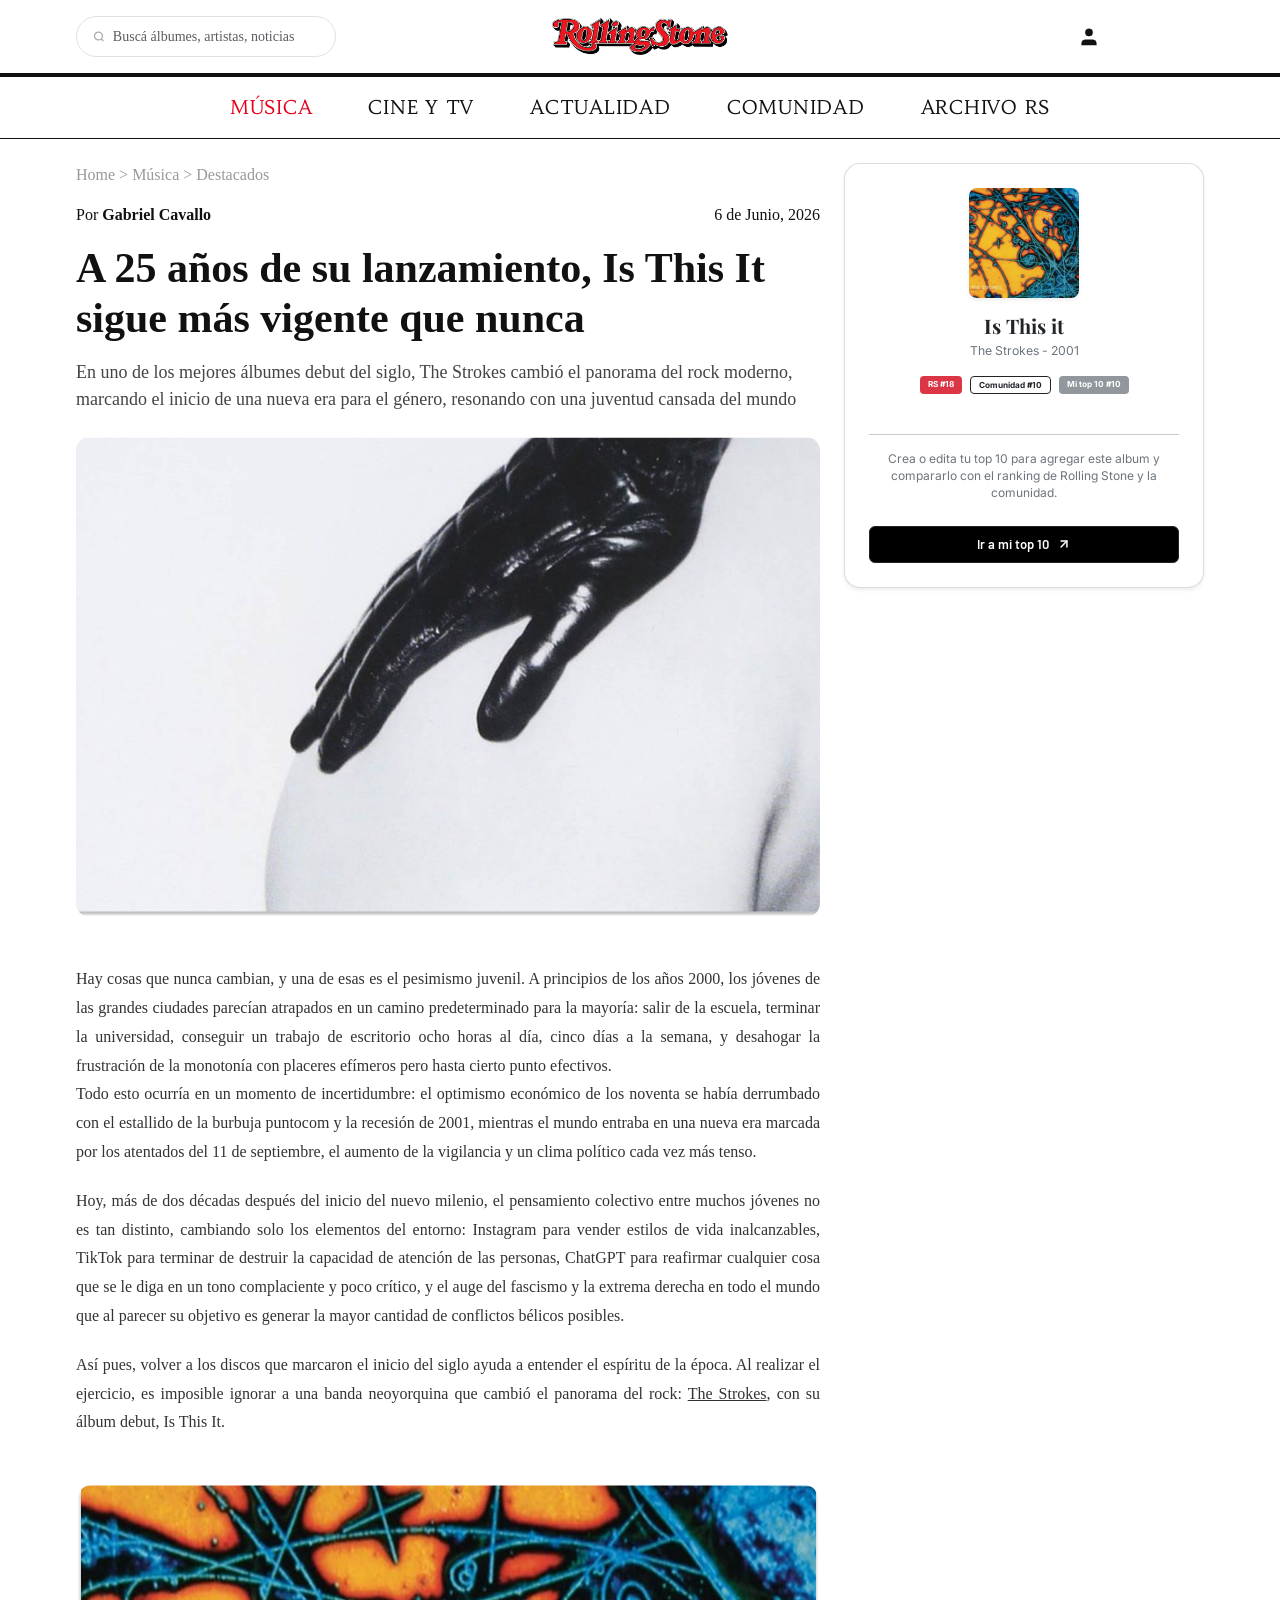
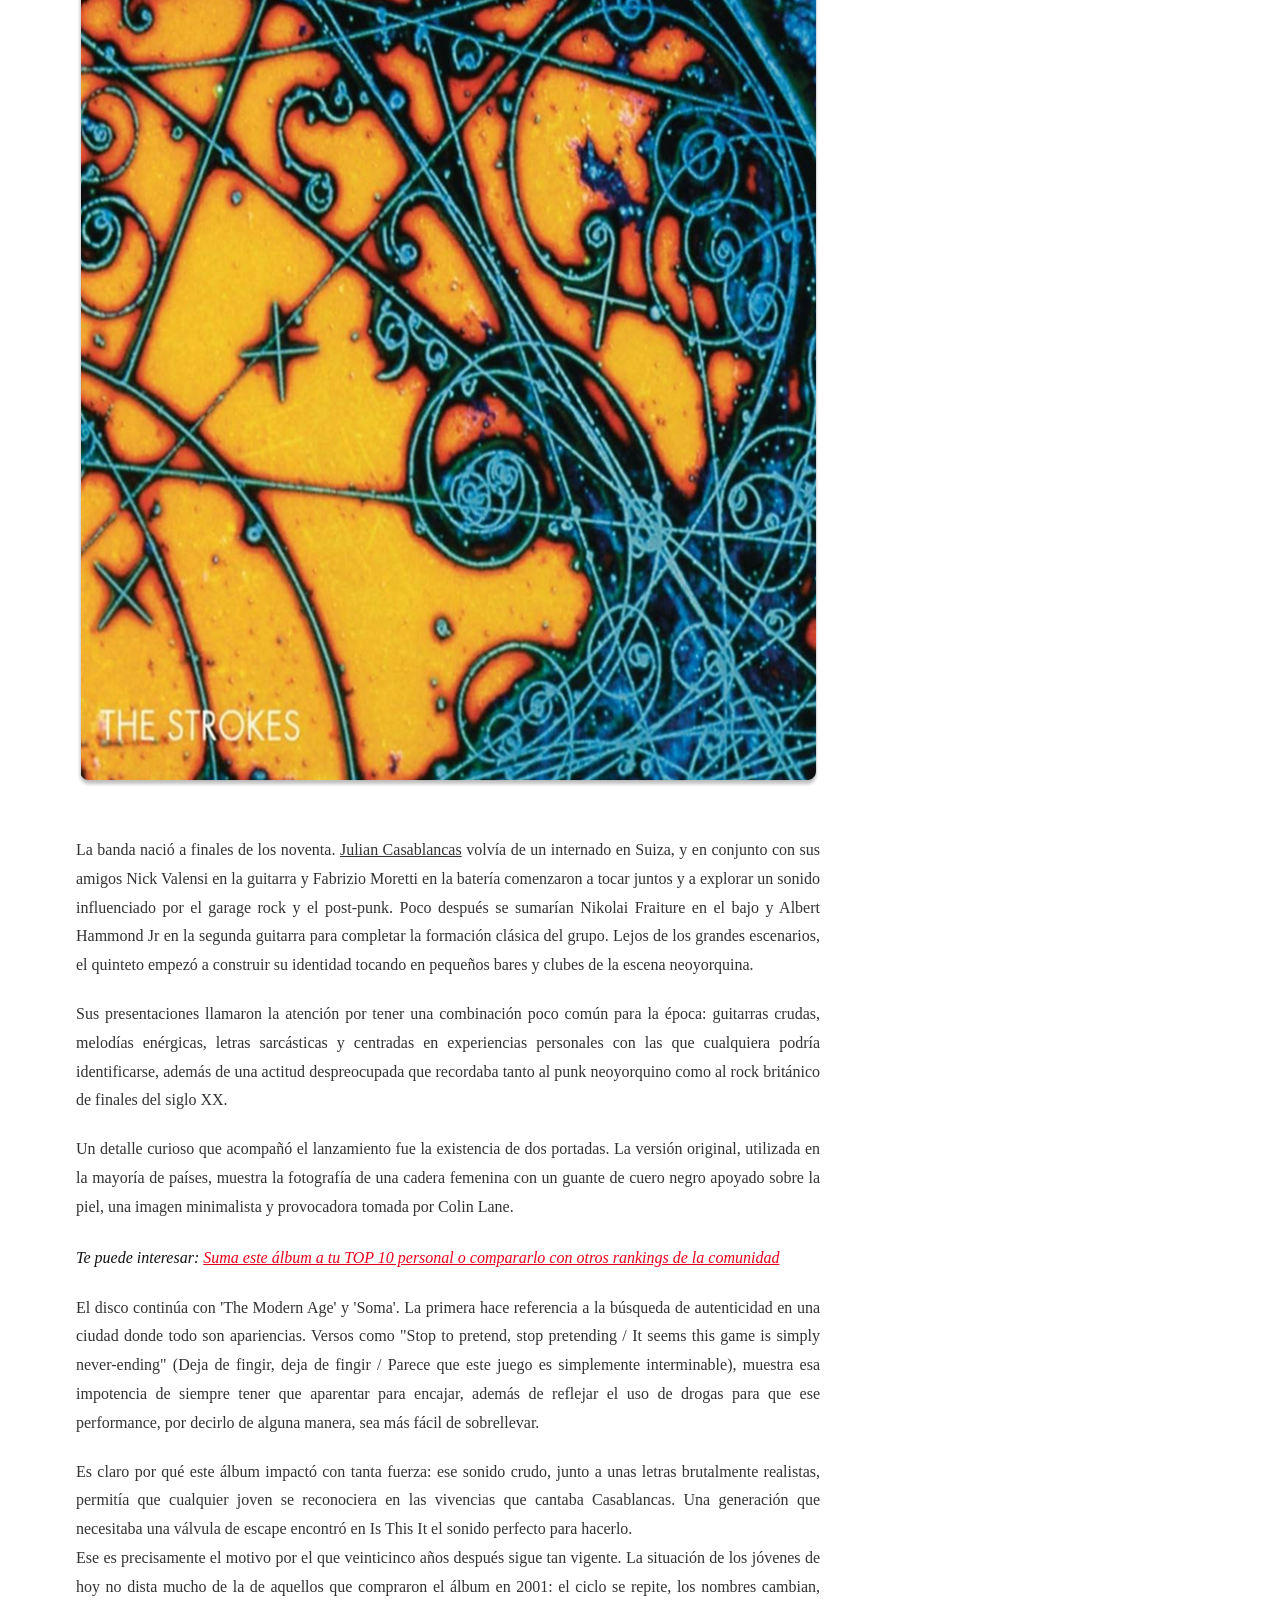
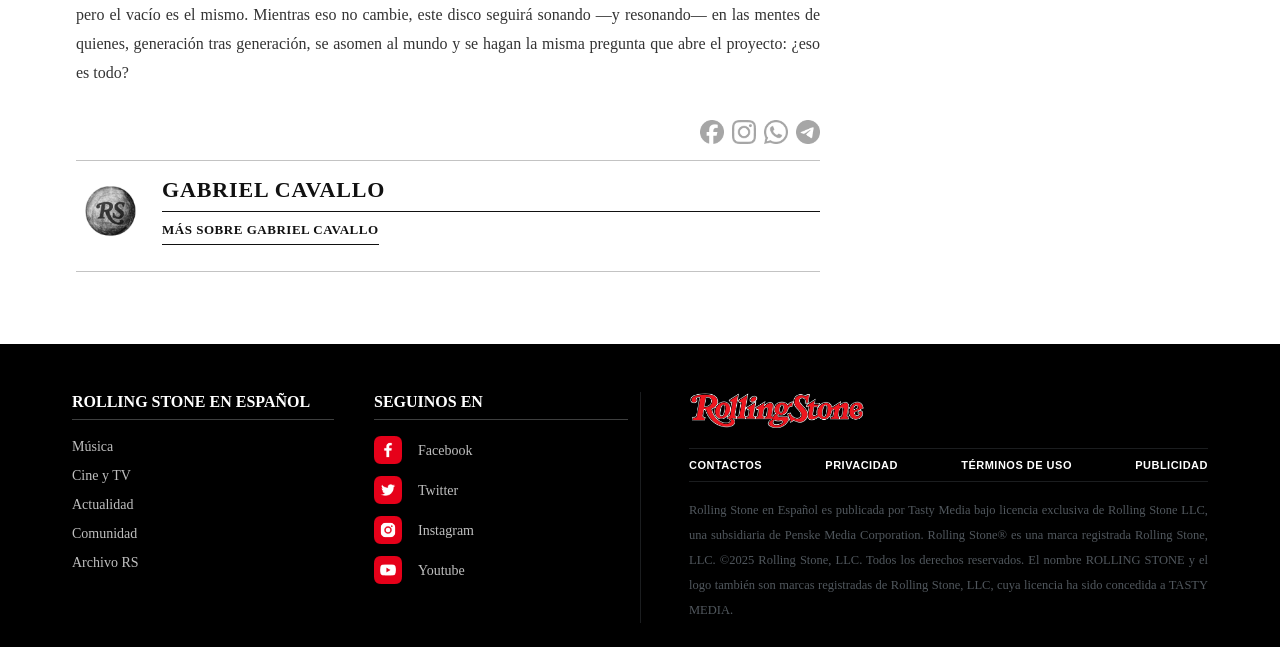
<file: articulo-musica.html>
<!DOCTYPE html>
<html lang="es">
<head>
  <meta charset="UTF-8">
  <meta name="viewport" content="width=device-width, initial-scale=1.0">
  <title>A 25 años de su lanzamiento, Is This It sigue más vigente que nunca - Rolling Stone en Español</title>

  <link href="https://cdn.jsdelivr.net/npm/bootstrap@5.3.3/dist/css/bootstrap.min.css" rel="stylesheet">
  <link href="https://fonts.googleapis.com/css2?family=Habibi&family=Playfair+Display:ital,wght@0,700;0,900;1,700&family=Inter:wght@300;400;500;600;700&family=Oswald:wght@600;700&display=swap" rel="stylesheet">
<link href="https://fonts.googleapis.com/css2?family=Barlow:wght@600&display=swap" rel="stylesheet">
<link rel="stylesheet" href="estilos.css">
  
</head>
<body>

<!-- HEADER -->
<header class="container-fluid px-0">
  <div class="top-bar py-3 position-relative">
   <div class="container d-flex align-items-center justify-content-between px-3" style="max-width: 1160px;">
  <div class="hamburger-btn" onclick="abrirMenu()" style="display:none; cursor:pointer; z-index:1;">
    <svg width="28" height="28" viewBox="0 0 16 16" fill="#111"><path fill-rule="evenodd" d="M2.5 12a.5.5 0 0 1 .5-.5h10a.5.5 0 0 1 0 1H2.5a.5.5 0 0 1-.5-.5m0-4a.5.5 0 0 1 .5-.5h10a.5.5 0 0 1 0 1H2.5a.5.5 0 0 1-.5-.5m0-4a.5.5 0 0 1 .5-.5h10a.5.5 0 0 1 0 1H2.5a.5.5 0 0 1-.5-.5"/></svg>
  </div>
      <div class="search-wrap d-flex align-items-center gap-2 border rounded-pill px-3 py-1" style="width: 100%; max-width: 260px; z-index: 1;">
        <svg width="13" height="13" viewBox="0 0 24 24" fill="none" stroke="#aaa" stroke-width="2.5"><circle cx="11" cy="11" r="8"/><line x1="21" y1="21" x2="16.65" y2="16.65"/></svg>
        <input type="text" class="form-control form-control-sm border-0 p-0 bg-transparent shadow-none" placeholder="Buscá álbumes, artistas, noticias">
      </div>
      <div class="position-absolute start-50 top-50 translate-middle">
        <a href="index.html" class="d-block" style="transition: opacity 0.2s;" onmouseover="this.style.opacity='0.85'" onmouseout="this.style.opacity='1'">
          <img src="imagenes/Rolling_Stone_logo.svg.png" alt="Rolling Stone" style="max-height: 40px; width: auto; object-fit: contain;">
        </a>
      </div>
      <div class="user-icon p-1" style="z-index: 1; margin-right: 100px;">
        <svg width="22" height="22" viewBox="0 0 24 24" fill="#111" stroke="#111" stroke-width="0.5"><path d="M20 21v-2a4 4 0 0 0-4-4H8a4 4 0 0 0-4 4v2"/><circle cx="12" cy="7" r="4"/></svg>
      </div>
    </div>
  </div>
  <nav class="nav-rs nav justify-content-center gap-2 gap-sm-4 py-2 font-habibi">
    <a class="nav-link px-2 px-sm-3 text-red" href="musica.html">Música</a>
    <a class="nav-link px-2 px-sm-3" href="cineytv.html">Cine y TV</a>
    <a class="nav-link px-2 px-sm-3" href="actualidad.html">Actualidad</a>
    <a class="nav-link px-2 px-sm-3" href="comunidad.html">Comunidad</a>
    <a class="nav-link px-2 px-sm-3" href="archivors.html">Archivo RS</a>
  </nav>
</header>
<!-- MENÚ HAMBURGUESA MOBILE -->
<div id="menu-mobile" style="display:none; position:fixed; top:0; left:0; width:100%; height:100%; background:#E8001C; z-index:999; flex-direction:column; align-items:center; justify-content:center; gap:0;">
  <div style="position:absolute; top:16px; right:20px; cursor:pointer; font-size:28px; color:#fff;" onclick="cerrarMenu()">✕</div>
  <a href="musica.html" style="font-family:'Habibi',serif; font-size:28px; color:#fff; text-decoration:none; padding:20px 0; width:100%; text-align:center; border-bottom:1px solid rgba(255,255,255,0.2);">Musica</a>
  <a href="cineytv.html" style="font-family:'Habibi',serif; font-size:28px; color:#fff; text-decoration:none; padding:20px 0; width:100%; text-align:center; border-bottom:1px solid rgba(255,255,255,0.2);">Cine y TV</a>
  <a href="actualidad.html" style="font-family:'Habibi',serif; font-size:28px; color:#fff; text-decoration:none; padding:20px 0; width:100%; text-align:center; border-bottom:1px solid rgba(255,255,255,0.2);">Actualidad</a>
  <a href="comunidad.html" style="font-family:'Habibi',serif; font-size:28px; color:#fff; text-decoration:none; padding:20px 0; width:100%; text-align:center; border-bottom:1px solid rgba(255,255,255,0.2);">Comunidad</a>
  <a href="archivors.html" style="font-family:'Habibi',serif; font-size:28px; color:#fff; text-decoration:none; padding:20px 0; width:100%; text-align:center;">ArchivosRS</a>
</div>

<!-- ARTICULO -->
<!-- ARTICULO -->
<main class="container my-4 px-3" style="max-width: 1160px;"> <!-- Incrementamos el max-width para dar espacio a la columna lateral -->

  <div class="row g-4">
    <!-- COLUMNA IZQUIERDA: CONTENIDO DEL ARTÍCULO -->
    <div class="col-md-8">
      <div class="art-breadcrumb">
        <a href="index.html">Home</a> &gt; <a href="musica.html">Música</a> &gt; <span>Destacados</span>
      </div>

      <div class="d-flex justify-content-between align-items-center art-meta mt-2">
        <span>Por <strong>Gabriel Cavallo</strong></span>
        <span>6 de Junio, 2026</span>
      </div>

      <h1 class="art-title mt-3">A 25 años de su lanzamiento, Is This It sigue más vigente que nunca</h1>

      <p class="art-subtitle">En uno de los mejores álbumes debut del siglo, The Strokes cambió el panorama del rock moderno, marcando el inicio de una nueva era para el género, resonando con una juventud cansada del mundo</p>

      <img src="articulo-musica/Rectangle 11.png" class="art-img img-fluid w-100" alt="Is This It - The Strokes">

      <div class="art-body mt-4">
        <p>Hay cosas que nunca cambian, y una de esas es el pesimismo juvenil. A principios de los años 2000, los jóvenes de las grandes ciudades parecían atrapados en un camino predeterminado para la mayoría: salir de la escuela, terminar la universidad, conseguir un trabajo de escritorio ocho horas al día, cinco días a la semana, y desahogar la frustración de la monotonía con placeres efímeros pero hasta cierto punto efectivos.<br>
        Todo esto ocurría en un momento de incertidumbre: el optimismo económico de los noventa se había derrumbado con el estallido de la burbuja puntocom y la recesión de 2001, mientras el mundo entraba en una nueva era marcada por los atentados del 11 de septiembre, el aumento de la vigilancia y un clima político cada vez más tenso.</p>

        <p>Hoy, más de dos décadas después del inicio del nuevo milenio, el pensamiento colectivo entre muchos jóvenes no es tan distinto, cambiando solo los elementos del entorno: Instagram para vender estilos de vida inalcanzables, TikTok para terminar de destruir la capacidad de atención de las personas, ChatGPT para reafirmar cualquier cosa que se le diga en un tono complaciente y poco crítico, y el auge del fascismo y la extrema derecha en todo el mundo que al parecer su objetivo es generar la mayor cantidad de conflictos bélicos posibles.</p>

        <p>Así pues, volver a los discos que marcaron el inicio del siglo ayuda a entender el espíritu de la época. Al realizar el ejercicio, es imposible ignorar a una banda neoyorquina que cambió el panorama del rock: <u>The Strokes</u>, con su álbum debut, Is This It.</p>
      </div>

      <div class="my-5 text-center mx-auto hero-portada-mobile" style="width: 100%;">
        <img src="articulo-musica/Rectangle 13.png" class="img-fluid rounded-4" alt="The Strokes">
      </div>

      <div class="art-body">
        <p>La banda nació a finales de los noventa. <u>Julian Casablancas</u> volvía de un internado en Suiza, y en conjunto con sus amigos Nick Valensi en la guitarra y Fabrizio Moretti en la batería comenzaron a tocar juntos y a explorar un sonido influenciado por el garage rock y el post-punk. Poco después se sumarían Nikolai Fraiture en el bajo y Albert Hammond Jr en la segunda guitarra para completar la formación clásica del grupo. Lejos de los grandes escenarios, el quinteto empezó a construir su identidad tocando en pequeños bares y clubes de la escena neoyorquina.</p>

        <p>Sus presentaciones llamaron la atención por tener una combinación poco común para la época: guitarras crudas, melodías enérgicas, letras sarcásticas y centradas en experiencias personales con las que cualquiera podría identificarse, además de una actitud despreocupada que recordaba tanto al punk neoyorquino como al rock británico de finales del siglo XX.</p>

        <p>Un detalle curioso que acompañó el lanzamiento fue la existencia de dos portadas. La versión original, utilizada en la mayoría de países, muestra la fotografía de una cadera femenina con un guante de cuero negro apoyado sobre la piel, una imagen minimalista y provocadora tomada por Colin Lane.</p>
      </div>

      <p class="art-related"><em>Te puede interesar: <a href="#" class="text-red text-decoration-underline">Suma este álbum a tu TOP 10 personal o compararlo con otros rankings de la comunidad</a></em></p>

      <div class="art-body">
        <p>El disco continúa con 'The Modern Age' y 'Soma'. La primera hace referencia a la búsqueda de autenticidad en una ciudad donde todo son apariencias. Versos como "Stop to pretend, stop pretending / It seems this game is simply never-ending" (Deja de fingir, deja de fingir / Parece que este juego es simplemente interminable), muestra esa impotencia de siempre tener que aparentar para encajar, además de reflejar el uso de drogas para que ese performance, por decirlo de alguna manera, sea más fácil de sobrellevar.</p>

        <p>Es claro por qué este álbum impactó con tanta fuerza: ese sonido crudo, junto a unas letras brutalmente realistas, permitía que cualquier joven se reconociera en las vivencias que cantaba Casablancas. Una generación que necesitaba una válvula de escape encontró en Is This It el sonido perfecto para hacerlo.<br>
        Ese es precisamente el motivo por el que veinticinco años después sigue tan vigente. La situación de los jóvenes de hoy no dista mucho de la de aquellos que compraron el álbum en 2001: el ciclo se repite, los nombres cambian, pero el vacío es el mismo. Mientras eso no cambie, este disco seguirá sonando —y resonando— en las mentes de quienes, generación tras generación, se asomen al mundo y se hagan la misma pregunta que abre el proyecto: ¿eso es todo?</p>
      </div>

      <!-- Zona de Iconos Redes Sociales -->
      <div class="d-flex justify-content-end gap-2 mt-4 pt-2">
        <div style="width: 24px; height: 24px;"><img src="articulo/face.png" alt="Facebook" style="max-width: 100%; max-height: 100%; object-fit: contain; opacity: 0.7;"></div>
        <div style="width: 24px; height: 24px;"><img src="articulo/insta.png" alt="Instagram" style="max-width: 100%; max-height: 100%; object-fit: contain; opacity: 0.7;"></div>
        <div style="width: 24px; height: 24px;"><img src="articulo/wasap.png" alt="WhatsApp" style="max-width: 100%; max-height: 100%; object-fit: contain; opacity: 0.7;"></div>
        <div style="width: 24px; height: 24px;"><img src="articulo/telegram.png" alt="Telegram" style="max-width: 100%; max-height: 100%; object-fit: contain; opacity: 0.7;"></div>
      </div>

      <hr class="my-3">

      <div class="d-flex align-items-start gap-3 mb-4">
        <img src="articulo-musica/rsbola.png" class="art-author-img" alt="Gabriel Cavallo">
        <div class="flex-grow-1">
          <h4 class="art-author-name">GABRIEL CAVALLO</h4>
          <a href="#" class="art-author-more">MÁS SOBRE GABRIEL CAVALLO</a>
        </div>
      </div>
      <hr class="mb-4">
    </div>

    <!-- COLUMNA DERECHA: TARJETA LATERAL (RANKING) -->
    <div class="col-md-4 sticky-md-top" style="top: 20px; height: fit-content;">
      <div class="card p-4 border border-secondary border-opacity-25 rounded-4 shadow-sm text-center bg-white">
        
        <!-- Portada del Álbum (Alternativa) -->
        <div class="mx-auto mb-3" style="width: 110px; height: 110px;">
          <img src="articulo-musica/album.jpg" alt="Is This It Album Cover" class="img-fluid rounded-3 shadow-sm">
        </div>

        <!-- Títulos -->
        <h5 class="fw-bold mb-1" style="font-family: 'Playfair Display', serif; font-size: 1.25rem;">Is This it</h5>
        <p class="text-secondary small mb-3" style="font-family: 'Inter', sans-serif;">The Strokes - 2001</p>

        <!-- Badges / Etiquetas de Ranking -->
        <div class="d-flex justify-content-center flex-wrap gap-2 mb-4" style="font-size: 11px; font-family: 'Inter', sans-serif; font-weight: 600;">
          <span class="badge bg-danger px-2 py-1 rounded-1">RS #18</span>
          <span class="badge border border-dark text-dark bg-transparent px-2 py-1 rounded-1">Comunidad #10</span>
          <span class="badge bg-secondary px-2 py-1 rounded-1 text-white opacity-75">Mi top 10 #10</span>
        </div>

        <hr class="my-3 opacity-25">

        <!-- Texto Descriptivo -->
        <p class="text-secondary mb-4" style="font-size: 12px; font-family: 'Inter', sans-serif; line-height: 1.4;">
          Crea o edita tu top 10 para agregar este album y compararlo con el ranking de Rolling Stone y la comunidad.
        </p>

        <!-- Botón de Acción -->
        <a href="Creatutop.html" class="btn btn-dark w-100 py-2 d-flex align-items-center justify-content-center gap-2 rounded-2" style="font-size: 13px; font-weight: bold; background-color: #000;">
          Ir a mi top 10 
          <svg width="14" height="14" viewBox="0 0 24 24" fill="none" stroke="currentColor" stroke-width="2.5" stroke-linecap="round" stroke-linejoin="round">
            <line x1="7" y1="17" x2="17" y2="7"></line>
            <polyline points="7 7 17 7 17 17"></polyline>
          </svg>
        </a>

      </div>
    </div>
  </div>

</main>


<!-- FOOTER -->
<footer class="bg-black text-white pt-5 pb-4 mt-5" style="font-family: Georgia, serif;">
  <div class="container" style="max-width: 1160px;">
    <div class="row g-4">
      <div class="col-md-6">
        <div class="row">
          <div class="col-sm-6 pe-3 mb-4 mb-sm-0">
            <h5 class="font-serif fw-bold text-uppercase fs-6 m-0 text-white tracking-wide" style="white-space: nowrap;">Rolling Stone en Español</h5>
            <div class="border-bottom border-light opacity-25 my-2" style="border-width: 1px !important;"></div>
            <ul class="list-unstyled d-flex flex-column gap-2 pt-2" style="font-size: 14px;">
              <li><a href="index.html" class="text-white text-decoration-none opacity-75">Música</a></li>
              <li><a href="#" class="text-white text-decoration-none opacity-75">Cine y TV</a></li>
              <li><a href="#" class="text-white text-decoration-none opacity-75">Actualidad</a></li>
              <li><a href="#" class="text-white text-decoration-none opacity-75">Comunidad</a></li>
              <li><a href="#" class="text-white text-decoration-none opacity-75">Archivo RS</a></li>
            </ul>
          </div>
          <div class="col-sm-6 ps-sm-4">
            <h5 class="font-serif fw-bold text-uppercase fs-6 m-0 text-white tracking-wide">Seguinos en</h5>
            <div class="border-bottom border-light opacity-25 my-2" style="border-width: 1px !important;"></div>
            <ul class="list-unstyled d-flex flex-column gap-2 pt-2" style="font-size: 14px;">
              <li class="d-flex align-items-center mb-1">
                <div class="me-3 d-flex align-items-center justify-content-center" style="width: 28px; height: 28px;">
                  <img src="archivoRs-home/Facebook.png" alt="Facebook" style="max-width: 100%; max-height: 100%; object-fit: contain;">
                </div>
                <a href="#" class="text-white text-decoration-none opacity-75">Facebook</a>
              </li>
              <li class="d-flex align-items-center mb-1">
                <div class="me-3 d-flex align-items-center justify-content-center" style="width: 28px; height: 28px;">
                  <img src="archivoRs-home/Twitter.png" alt="Twitter" style="max-width: 100%; max-height: 100%; object-fit: contain;">
                </div>
                <a href="#" class="text-white text-decoration-none opacity-75">Twitter</a>
              </li>
              <li class="d-flex align-items-center mb-1">
                <div class="me-3 d-flex align-items-center justify-content-center" style="width: 28px; height: 28px;">
                  <img src="archivoRs-home/Instagram.png" alt="Instagram" style="max-width: 100%; max-height: 100%; object-fit: contain;">
                </div>
                <a href="#" class="text-white text-decoration-none opacity-75">Instagram</a>
              </li>
              <li class="d-flex align-items-center">
                <div class="me-3 d-flex align-items-center justify-content-center" style="width: 28px; height: 28px;">
                  <img src="archivoRs-home/YouTube.png" alt="Youtube" style="max-width: 100%; max-height: 100%; object-fit: contain;">
                </div>
                <a href="#" class="text-white text-decoration-none opacity-75">Youtube</a>
              </li>
            </ul>
          </div>
        </div>
      </div>
      <div class="col-md-6 ps-md-5 border-start border-secondary border-opacity-25">
        <div class="mb-3 text-center text-md-start">
          <img src="imagenes/Rolling_Stone_logo.svg.png" alt="Rolling Stone" style="max-height: 40px; width: auto; object-fit: contain;">
        </div>
        <div class="border-top border-bottom border-secondary border-opacity-25 py-2 my-3">
          <div class="d-flex flex-wrap justify-content-between gap-2 text-uppercase fw-bold" style="font-size: 11px; letter-spacing: 0.5px; font-family: sans-serif;">
            <a href="#" class="text-white text-decoration-none opacity-90">Contactos</a>
            <a href="#" class="text-white text-decoration-none opacity-90">Privacidad</a>
            <a href="#" class="text-white text-decoration-none opacity-90">Términos de uso</a>
            <a href="#" class="text-white text-decoration-none opacity-90">Publicidad</a>
          </div>
        </div>
        <p class="text-secondary small lh-lg opacity-75 mt-3 mb-0" style="font-size: 12.5px; text-align: justify;">
          Rolling Stone en Español es publicada por Tasty Media bajo licencia exclusiva de Rolling Stone LLC, una subsidiaria de Penske Media Corporation. Rolling Stone® es una marca registrada Rolling Stone, LLC. ©2025 Rolling Stone, LLC. Todos los derechos reservados. El nombre ROLLING STONE y el logo también son marcas registradas de Rolling Stone, LLC, cuya licencia ha sido concedida a TASTY MEDIA.
        </p>
      </div>
    </div>
  </div>
</footer>
  <script src="main.js"></script>
</body>
</html>
</file>
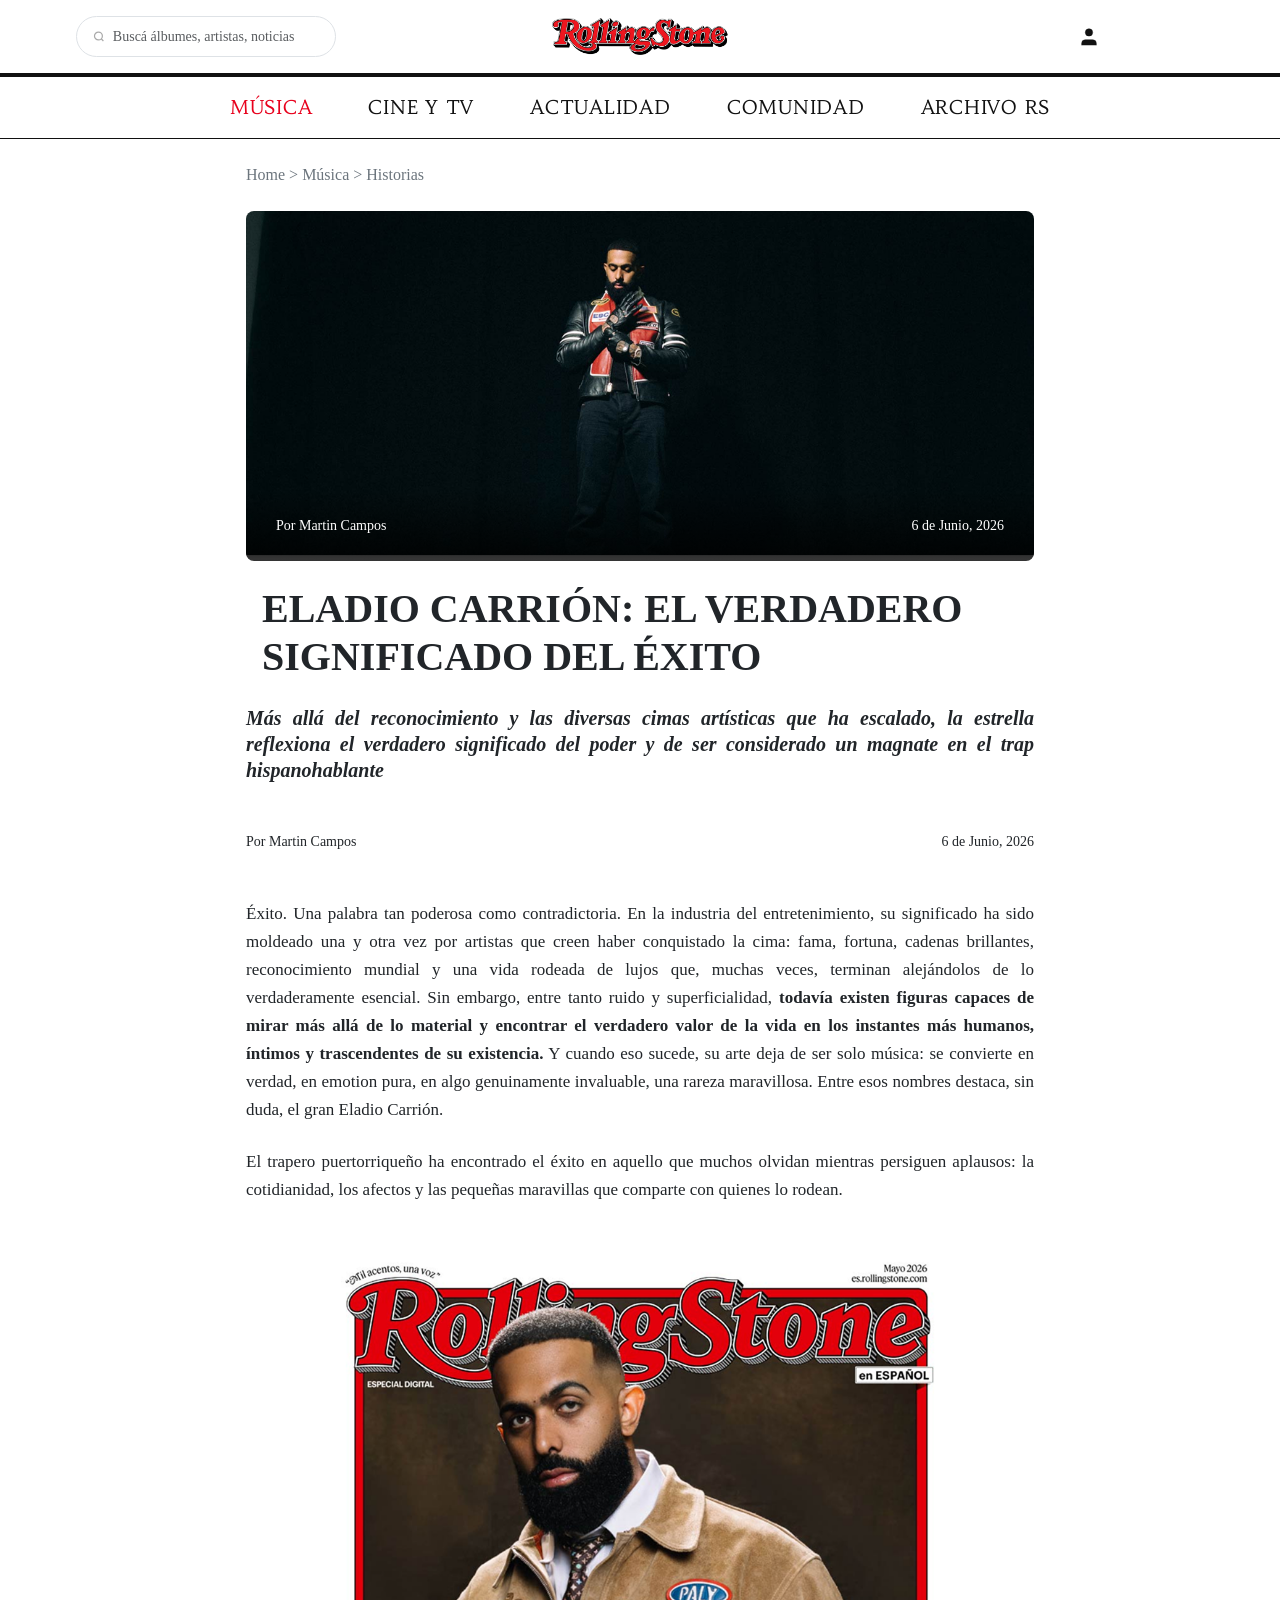
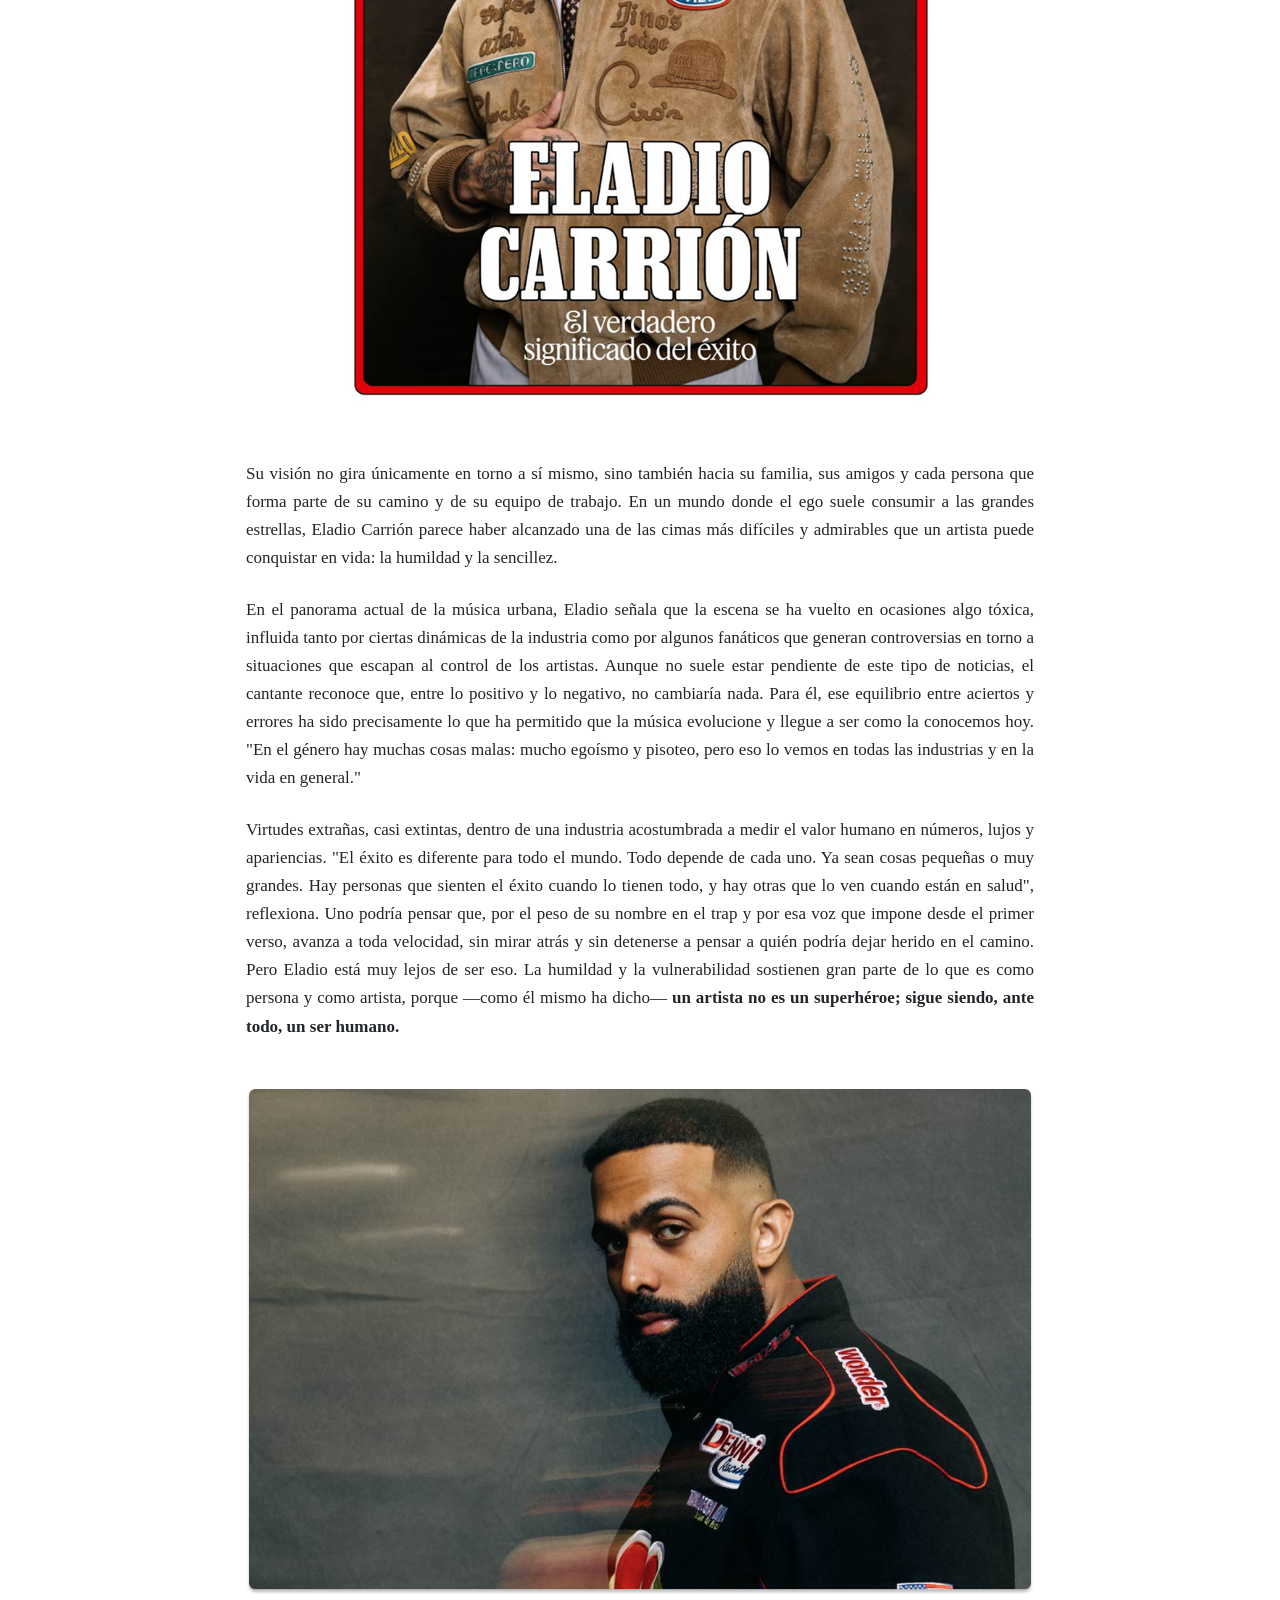
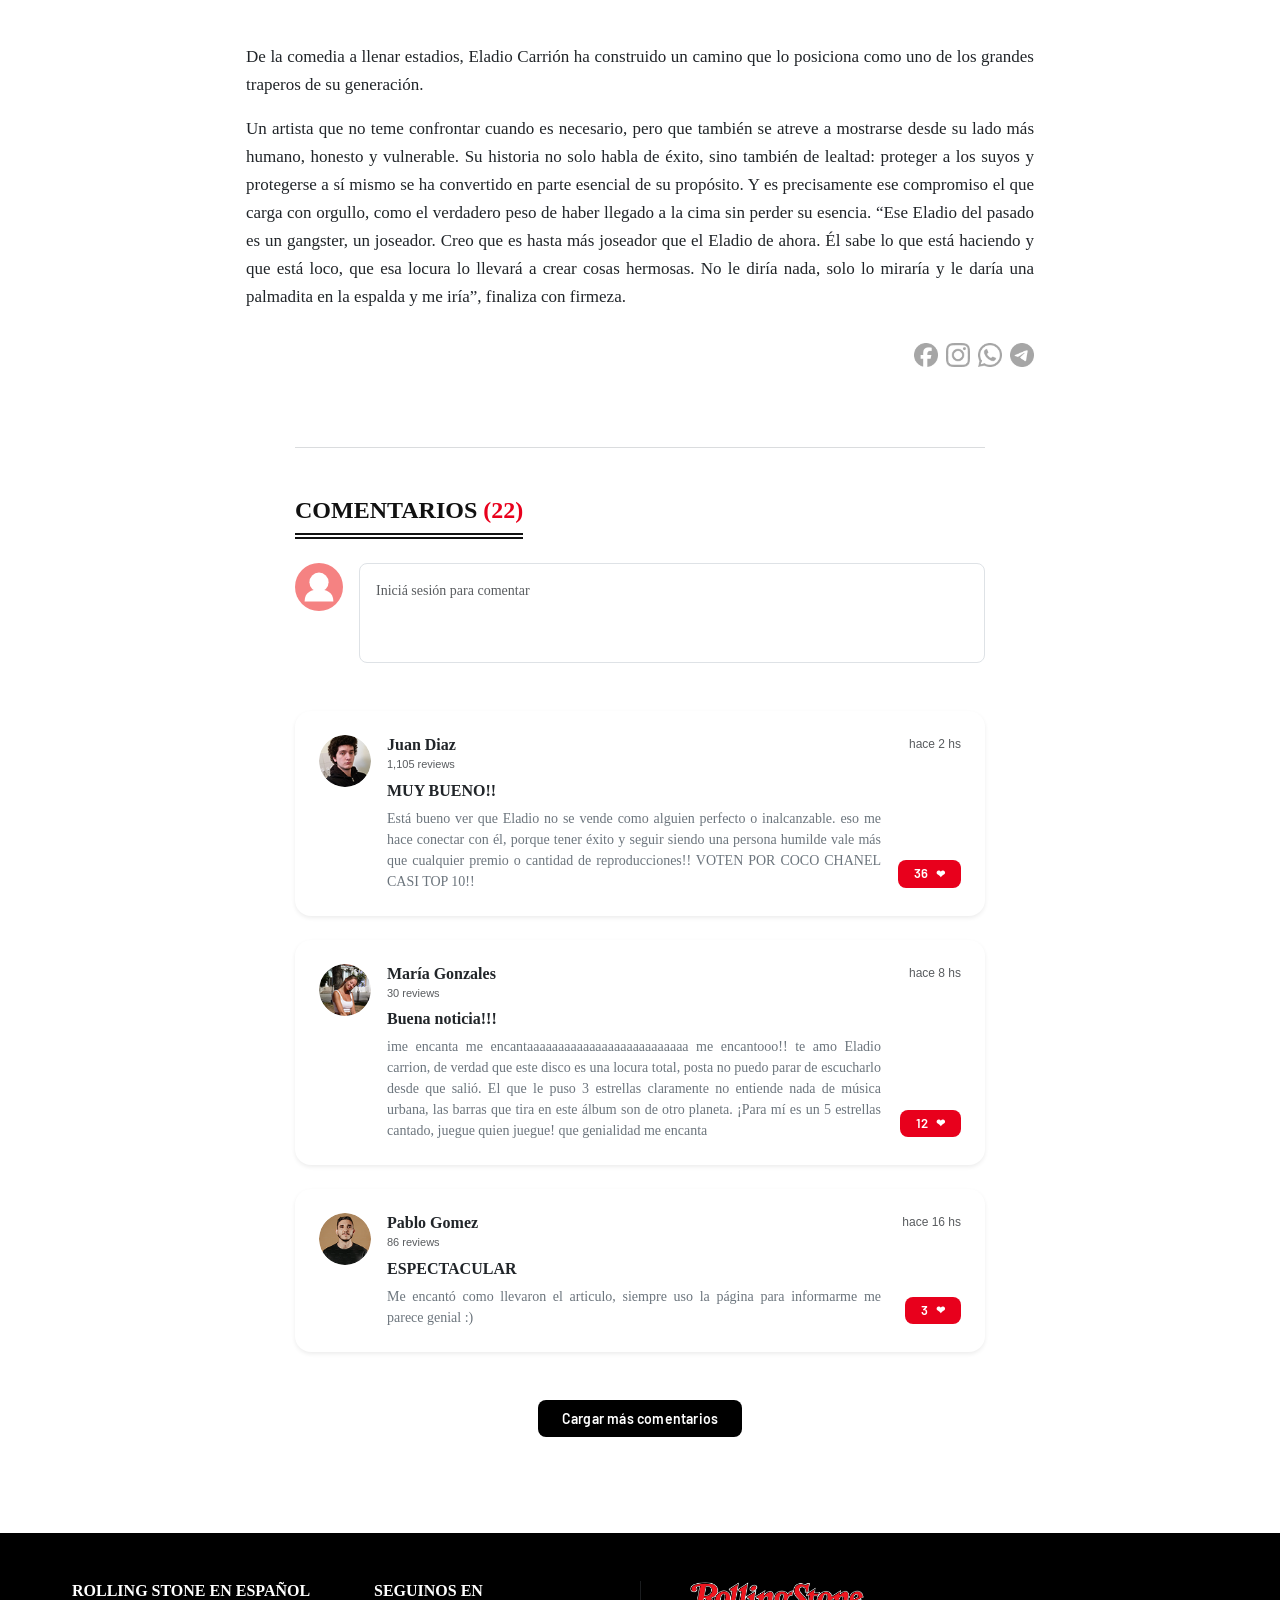
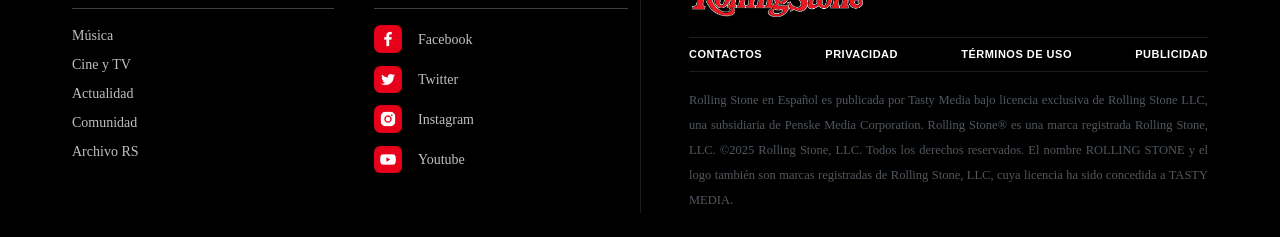
<file: articulo.html>
<!DOCTYPE html>
<html lang="es">
<head>
  <meta charset="UTF-8">
  <meta name="viewport" content="width=device-width, initial-scale=1.0">
  <title>Rolling Stone en Español - Artículo</title>
  
  <link href="https://cdn.jsdelivr.net/npm/bootstrap@5.3.3/dist/css/bootstrap.min.css" rel="stylesheet">
  <link href="https://fonts.googleapis.com/css2?family=Barlow:wght@600&display=swap" rel="stylesheet">
  <link href="https://fonts.googleapis.com/css2?family=Habibi&family=Playfair+Display:ital,wght@0,700;0,900;1,700&family=Inter:wght@300;400;500;600;700&family=Oswald:wght@600;700&display=swap" rel="stylesheet">
  <link rel="stylesheet" href="estilos.css">
  

</head>
<body>

<header class="container-fluid px-0">
  <div class="top-bar py-3 position-relative">
    <div class="container d-flex align-items-center justify-content-between px-3" style="max-width: 1160px;">
  <div class="hamburger-btn" onclick="abrirMenu()" style="display:none; cursor:pointer; z-index:1;">
    <svg width="28" height="28" viewBox="0 0 16 16" fill="#111"><path fill-rule="evenodd" d="M2.5 12a.5.5 0 0 1 .5-.5h10a.5.5 0 0 1 0 1H2.5a.5.5 0 0 1-.5-.5m0-4a.5.5 0 0 1 .5-.5h10a.5.5 0 0 1 0 1H2.5a.5.5 0 0 1-.5-.5m0-4a.5.5 0 0 1 .5-.5h10a.5.5 0 0 1 0 1H2.5a.5.5 0 0 1-.5-.5"/></svg>
  </div>
      
      <div class="search-wrap d-flex align-items-center gap-2 border rounded-pill px-3 py-1" style="width: 100%; max-width: 260px; z-index: 1;">
        <svg width="13" height="13" viewBox="0 0 24 24" fill="none" stroke="#aaa" stroke-width="2.5"><circle cx="11" cy="11" r="8"/><line x1="21" y1="21" x2="16.65" y2="16.65"/></svg>
        <input type="text" class="form-control form-control-sm border-0 p-0 bg-transparent shadow-none" placeholder="Buscá álbumes, artistas, noticias">
      </div>
      
     <div class="position-absolute start-50 top-50 translate-middle">
  <a href="index.html" class="d-block" style="transition: opacity 0.2s;" onmouseover="this.style.opacity='0.85'" onmouseout="this.style.opacity='1'">
    <img src="imagenes/Rolling_Stone_logo.svg.png" alt="Rolling Stone" style="max-height: 40px; width: auto; object-fit: contain;">
  </a>
</div>
      <div class="user-icon p-1" style="z-index: 1; margin-right: 100px;">
        <svg width="22" height="22" viewBox="0 0 24 24" fill="#111" stroke="#111" stroke-width="0.5">
          <path d="M20 21v-2a4 4 0 0 0-4-4H8a4 4 0 0 0-4 4v2"/>
          <circle cx="12" cy="7" r="4"/>
        </svg>
      </div>

    </div>
  </div>
  
<nav class="nav-rs nav justify-content-center gap-2 gap-sm-4 py-2 font-habibi">
  <a class="nav-link px-2 px-sm-3 text-red" href="musica.html">Música</a>
  <a class="nav-link px-2 px-sm-3" href="cineytv.html">Cine y TV</a>
  <a class="nav-link px-2 px-sm-3" href="actualidad.html">Actualidad</a>
  <a class="nav-link px-2 px-sm-3" href="comunidad.html">Comunidad</a>
  <a class="nav-link px-2 px-sm-3" href="archivors.html">Archivo RS</a>
</nav>
</header>

<div id="menu-mobile" style="display:none; position:fixed; top:0; left:0; width:100%; height:100%; background:#E8001C; z-index:999; flex-direction:column; align-items:center; justify-content:center; gap:0;">
  <div style="position:absolute; top:16px; right:20px; cursor:pointer; font-size:28px; color:#fff;" onclick="cerrarMenu()">✕</div>
  <a href="musica.html" style="font-family:'Habibi',serif; font-size:28px; color:#fff; text-decoration:none; padding:20px 0; width:100%; text-align:center; border-bottom:1px solid rgba(255,255,255,0.2);">Musica</a>
  <a href="cineytv.html" style="font-family:'Habibi',serif; font-size:28px; color:#fff; text-decoration:none; padding:20px 0; width:100%; text-align:center; border-bottom:1px solid rgba(255,255,255,0.2);">Cine y TV</a>
  <a href="actualidad.html" style="font-family:'Habibi',serif; font-size:28px; color:#fff; text-decoration:none; padding:20px 0; width:100%; text-align:center; border-bottom:1px solid rgba(255,255,255,0.2);">Actualidad</a>
  <a href="comunidad.html" style="font-family:'Habibi',serif; font-size:28px; color:#fff; text-decoration:none; padding:20px 0; width:100%; text-align:center; border-bottom:1px solid rgba(255,255,255,0.2);">Comunidad</a>
  <a href="archivors.html" style="font-family:'Habibi',serif; font-size:28px; color:#fff; text-decoration:none; padding:20px 0; width:100%; text-align:center;">ArchivosRS</a>
</div>

<main class="container my-4 px-3" style="max-width: 820px; text-align: justify;">
  
  <div class="mt-3 mb-4 mx-auto text-start px-3 px-md-0" style="max-width: 950px;">
    <span class="text-secondary font-serif" style="font-size: 16px;">Home > Música > Historias</span>
  </div>

  <div class="my-4 mx-auto hero-image-container">
    <img src="articulo/eladio1.png" alt="Eladio Carrión">
    <div class="hero-overlay">
      <span>Por Martin Campos</span>
      <span>6 de Junio, 2026</span>
    </div>
  </div>

<h1 class="font-serif text-dark my-4 text-start article-title px-3">
  <span class="fw-bold text-uppercase">Eladio Carrión: El verdadero significado del éxito
</h1>

  <p class="font-serif text-dark mb-5 mx-auto text-left fw-bold fst-italic article-subtitle px-3 px-md-0" style="font-size: 20px; max-width: 800px; line-height: 1.3;">
    Más allá del reconocimiento y las diversas cimas artísticas que ha escalado, la estrella reflexiona el verdadero significado del poder y de ser considerado un magnate en el trap hispanohablante
  </p>

  <div class="d-flex justify-content-between align-items-center text-dark font-serif my-4 mx-auto px-3 px-md-0" style="font-size: 14px; max-width: 950px;">
    <span>Por Martin Campos</span>
    <span>6 de Junio, 2026</span>
  </div>

  <div class="font-serif text-dark mt-5 mx-auto article-body px-3 px-md-0" style="font-size: 17px; line-height: 1.65; max-width: 800px; text-align: justify;">
    
    <p class="mb-4">
      Éxito. Una palabra tan poderosa como contradictoria. En la industria del entretenimiento, su significado ha sido moldeado una y otra vez por artistas que creen haber conquistado la cima: fama, fortuna, cadenas brillantes, reconocimiento mundial y una vida rodeada de lujos que, muchas veces, terminan alejándolos de lo verdaderamente esencial. Sin embargo, entre tanto ruido y superficialidad, <strong class="fw-bold">todavía existen figuras capaces de mirar más allá de lo material y encontrar el verdadero valor de la vida en los instantes más humanos, íntimos y trascendentes de su existencia.</strong> Y cuando eso sucede, su arte deja de ser solo música: se convierte en verdad, en emotion pura, en algo genuinamente invaluable, una rareza maravillosa. Entre esos nombres destaca, sin duda, el gran Eladio Carrión.
    </p>

    <p>El trapero puertorriqueño ha encontrado el éxito en aquello que muchos olvidan mientras persiguen aplausos: la cotidianidad, los afectos y las pequeñas maravillas que comparte con quienes lo rodean. </p>

    <div class="my-5 text-center mx-auto" style="width: 100%; max-width: 950px;">
      <img src="articulo/eladio3.png" alt="Tapa Rolling Stone Eladio Carrión" class="img-fluid" style="width: 100%; height: auto; display: block;">
    </div>

    <p class="mb-4">
      Su visión no gira únicamente en torno a sí mismo, sino también hacia su familia, sus amigos y cada persona que forma parte de su camino y de su equipo de trabajo. En un mundo donde el ego suele consumir a las grandes estrellas, Eladio Carrión parece haber alcanzado una de las cimas más difíciles y admirables que un artista puede conquistar en vida: la humildad y la sencillez.
    </p>

    <p class="mb-4">
      En el panorama actual de la música urbana, Eladio señala que la escena se ha vuelto en ocasiones algo tóxica, influida tanto por ciertas dinámicas de la industria como por algunos fanáticos que generan controversias en torno a situaciones que escapan al control de los artistas. Aunque no suele estar pendiente de este tipo de noticias, el cantante reconoce que, entre lo positivo y lo negativo, no cambiaría nada. Para él, ese equilibrio entre aciertos y errores ha sido precisamente lo que ha permitido que la música evolucione y llegue a ser como la conocemos hoy. "En el género hay muchas cosas malas: mucho egoísmo y pisoteo, pero eso lo vemos en todas las industrias y en la vida en general."
    </p>

    <p class="mb-5">
      Virtudes extrañas, casi extintas, dentro de una industria acostumbrada a medir el valor humano en números, lujos y apariencias. "El éxito es diferente para todo el mundo. Todo depende de cada uno. Ya sean cosas pequeñas o muy grandes. Hay personas que sienten el éxito cuando lo tienen todo, y hay otras que lo ven cuando están en salud", reflexiona. Uno podría pensar que, por el peso de su nombre en el trap y por esa voz que impone desde el primer verso, avanza a toda velocidad, sin mirar atrás y sin detenerse a pensar a quién podría dejar herido en el camino. Pero Eladio está muy lejos de ser eso. La humildad y la vulnerabilidad sostienen gran parte de lo que es como persona y como artista, porque —como él mismo ha dicho— <strong class="fw-bold">un artista no es un superhéroe; sigue siendo, ante todo, un ser humano.</strong>
    </p>

  </div>

<div class="my-5 text-center mx-auto hero-portada-mobile" style="width: 100%; max-width: 820px;">
  <img src="articulo/eladio2.png" alt="Tapa Rolling Stone Eladio Carrión" class="img-fluid" style="width: 100%; height: auto; display: block;">
</div>

<div class="font-serif text-dark mx-auto mb-4 article-closing px-3 px-md-0" style="font-size: 17px; line-height: 1.65; max-width: 800px; text-align: justify;">
  <p>
    De la comedia a llenar estadios, Eladio Carrión ha construido un camino que lo posiciona como uno de los grandes traperos de su generación.
  </p>
  <p>
    Un artista que no teme confrontar cuando es necesario, pero que también se atreve a mostrarse desde su lado más humano, honesto y vulnerable. Su historia no solo habla de éxito, sino también de lealtad: proteger a los suyos y protegerse a sí mismo se ha convertido en parte esencial de su propósito. Y es precisamente ese compromiso el que carga con orgullo, como el verdadero peso de haber llegado a la cima sin perder su esencia. “Ese Eladio del pasado es un gangster, un joseador. Creo que es hasta más joseador que el Eladio de ahora. Él sabe lo que está haciendo y que está loco, que esa locura lo llevará a crear cosas hermosas. No le diría nada, solo lo miraría y le daría una palmadita en la espalda y me iría”, finaliza con firmeza.
  </p>
</div>

      <div class="d-flex justify-content-end gap-2 mt-4 pt-2 px-3 px-md-0">
        <div style="width: 24px; height: 24px;"><img src="articulo/face.png" alt="Facebook" style="max-width: 100%; max-height: 100%; object-fit: contain; opacity: 0.7;"></div>
        <div style="width: 24px; height: 24px;"><img src="articulo/insta.png" alt="Instagram" style="max-width: 100%; max-height: 100%; object-fit: contain; opacity: 0.7;"></div>
        <div style="width: 24px; height: 24px;"><img src="articulo/wasap.png" alt="WhatsApp" style="max-width: 100%; max-height: 100%; object-fit: contain; opacity: 0.7;"></div>
        <div style="width: 24px; height: 24px;"><img src="articulo/telegram.png" alt="Telegram" style="max-width: 100%; max-height: 100%; object-fit: contain; opacity: 0.7;"></div>
      </div>
    </div>

  </div>

  <div class="row justify-content-center mt-5 pt-3 mx-auto" style="max-width: 950px;">
    <div class="col-12 px-0">
      
      <hr class="text-secondary opacity-25 mb-5">

      <div class="mb-4 text-start px-3 px-md-0">
        <h3 class="font-serif fw-bold text-uppercase m-0 section-title-underline" style="font-size: 24px;">
          Comentarios <span style="color: var(--red, #E8001C);">(22)</span>
        </h3>
      </div>

      <div class="d-flex align-items-start gap-3 mb-5 text-start px-3 px-md-0">
        <div class="flex-shrink-0" style="width: 48px; height: 48px;">
          <svg viewBox="0 0 100 100" class="w-100 h-100">
            <circle cx="50" cy="50" r="50" fill="#f58282" />
            <circle cx="50" cy="40" r="20" fill="#fff" />
            <path d="M20,80 C20,60 35,55 50,55 C65,55 80,60 80,80" fill="#fff" />
          </svg>
        </div>
        <div class="flex-grow-1 border rounded-3 p-3 text-muted" style="min-height: 100px; background-color: #fff; font-size: 14px;">
          Iniciá sesión para comentar
        </div>
      </div>

      <div class="d-flex flex-column gap-4 text-start px-3 px-md-0">

        <div class="card border-0 shadow-sm rounded-4 p-4" style="background-color: #fff;">
          <div class="d-flex gap-3 position-relative">
            <div class="flex-shrink-0 rounded-circle overflow-hidden" style="width: 52px; height: 52px;">
              <img src="articulo/juan.png" alt="Juan Diaz" class="w-100 h-100" style="object-fit: cover;">
            </div>
            <div class="flex-grow-1 font-serif">
              <div class="mb-1">
                <h5 class="d-inline fw-bold text-dark fs-6">Juan Diaz</h5>
                <span class="text-muted d-block" style="font-size: 11px; font-family: sans-serif;">1,105 reviews</span>
              </div>
              <h6 class="fw-bold text-dark my-2 fs-6">MUY BUENO!!</h6>
              <p class="text-secondary mb-0 lh-base" style="font-size: 14px; text-align: justify; padding-right: 80px;">
                Está bueno ver que Eladio no se vende como alguien perfecto o inalcanzable. eso me hace conectar con él, porque tener éxito y seguir siendo una persona humilde vale más que cualquier premio o cantidad de reproducciones!! VOTEN POR COCO CHANEL CASI TOP 10!!
              </p>
            </div>
            <div class="position-absolute top-0 end-0 text-muted" style="font-size: 12px; font-family: sans-serif;">
              hace 2 hs
            </div>
            <div class="position-absolute bottom-0 end-0 mb-1">
              <button class="btn btn-sm text-white px-3 py-1 fw-bold d-flex align-items-center gap-2 rounded-3" style="background-color: var(--red, #E8001C); font-size: 13px; font-family: sans-serif; border: none;">
                <span>36</span>
                <span style="font-size: 11px;">❤</span>
              </button>
            </div>
          </div>
        </div>

        <div class="card border-0 shadow-sm rounded-4 p-4" style="background-color: #fff;">
          <div class="d-flex gap-3 position-relative">
            <div class="flex-shrink-0 rounded-circle overflow-hidden" style="width: 52px; height: 52px;">
              <img src="articulo/maria.png" alt="María Gonzales" class="w-100 h-100" style="object-fit: cover;">
            </div>
            <div class="flex-grow-1 font-serif">
              <div class="mb-1">
                <h5 class="d-inline fw-bold text-dark fs-6">María Gonzales</h5>
                <span class="text-muted d-block" style="font-size: 11px; font-family: sans-serif;">30 reviews</span>
              </div>
              <h6 class="fw-bold text-dark my-2 fs-6">Buena noticia!!!</h6>
              <p class="text-secondary mb-0 lh-base" style="font-size: 14px; text-align: justify; padding-right: 80px;">
                ime encanta me encantaaaaaaaaaaaaaaaaaaaaaaaaaa me encantooo!! te amo Eladio carrion, de verdad que este disco es una locura total, posta no puedo parar de escucharlo desde que salió. El que le puso 3 estrellas claramente no entiende nada de música urbana, las barras que tira en este álbum son de otro planeta. ¡Para mí es un 5 estrellas cantado, juegue quien juegue! que genialidad me encanta
              </p>
            </div>
            <div class="position-absolute top-0 end-0 text-muted" style="font-size: 12px; font-family: sans-serif;">
              hace 8 hs
            </div>
            <div class="position-absolute bottom-0 end-0 mb-1">
              <button class="btn btn-sm text-white px-3 py-1 fw-bold d-flex align-items-center gap-2 rounded-3" style="background-color: var(--red, #E8001C); font-size: 13px; font-family: sans-serif; border: none;">
                <span>12</span>
                <span style="font-size: 11px;">❤</span>
              </button>
            </div>
          </div>
        </div>

        <div class="card border-0 shadow-sm rounded-4 p-4" style="background-color: #fff;">
          <div class="d-flex gap-3 position-relative">
            <div class="flex-shrink-0 rounded-circle overflow-hidden" style="width: 52px; height: 52px;">
              <img src="articulo/el otro.png" alt="Pablo Gomez" class="w-100 h-100" style="object-fit: cover;">
            </div>
            <div class="flex-grow-1 font-serif">
              <div class="mb-1">
                <h5 class="d-inline fw-bold text-dark fs-6">Pablo Gomez</h5>
                <span class="text-muted d-block" style="font-size: 11px; font-family: sans-serif;">86 reviews</span>
              </div>
              <h6 class="fw-bold text-dark my-2 fs-6">ESPECTACULAR</h6>
              <p class="text-secondary mb-0 lh-base" style="font-size: 14px; text-align: justify; padding-right: 80px;">
                Me encantó como llevaron el articulo, siempre uso la página para informarme me parece genial :)
              </p>
            </div>
            <div class="position-absolute top-0 end-0 text-muted" style="font-size: 12px; font-family: sans-serif;">
              hace 16 hs
            </div>
            <div class="position-absolute bottom-0 end-0 mb-1">
              <button class="btn btn-sm text-white px-3 py-1 fw-bold d-flex align-items-center gap-2 rounded-3" style="background-color: var(--red, #E8001C); font-size: 13px; font-family: sans-serif; border: none;">
                <span>3</span>
                <span style="font-size: 11px;">❤</span>
              </button>
            </div>
          </div>
        </div>

      </div>

      <div class="text-center my-5">
        <button class="btn text-white px-4 py-2 rounded-3 fw-medium" style="background-color: #000; font-family: sans-serif; font-size: 14px; letter-spacing: 0.2px; border: none;">
          Cargar más comentarios
        </button>
      </div>

    </div>
  </div>

</main>


<footer class="bg-black text-white pt-5 pb-4 mt-5" style="font-family: Georgia, serif;">
  <div class="container" style="max-width: 1160px;">
    <div class="row g-4">
      <div class="col-md-6">
        <div class="row">
          <div class="col-sm-6 pe-3 mb-4 mb-sm-0">
            <h5 class="font-serif fw-bold text-uppercase fs-6 m-0 text-white tracking-wide" style="white-space: nowrap;">Rolling Stone en Español</h5>
            <div class="border-bottom border-light opacity-25 my-2" style="border-width: 1px !important;"></div>
            <ul class="list-unstyled d-flex flex-column gap-2 pt-2" style="font-size: 14px;">
              <li><a href="index.html" class="text-white text-decoration-none opacity-75">Música</a></li>
              <li><a href="#" class="text-white text-decoration-none opacity-75">Cine y TV</a></li>
              <li><a href="#" class="text-white text-decoration-none opacity-75">Actualidad</a></li>
              <li><a href="#" class="text-white text-decoration-none opacity-75">Comunidad</a></li>
              <li><a href="#" class="text-white text-decoration-none opacity-75">Archivo RS</a></li>
            </ul>
          </div>
          <div class="col-sm-6 ps-sm-4">
            <h5 class="font-serif fw-bold text-uppercase fs-6 m-0 text-white tracking-wide">Seguinos en</h5>
            <div class="border-bottom border-light opacity-25 my-2" style="border-width: 1px !important;"></div>
            <ul class="list-unstyled d-flex flex-column gap-2 pt-2" style="font-size: 14px;">
              <li class="d-flex align-items-center mb-1">
                <div class="me-3 d-flex align-items-center justify-content-center" style="width: 28px; height: 28px;">
                  <img src="archivoRs-home/Facebook.png" alt="Facebook" style="max-width: 100%; max-height: 100%; object-fit: contain;">
                </div>
                <a href="#" class="text-white text-decoration-none opacity-75">Facebook</a>
              </li>
              <li class="d-flex align-items-center mb-1">
                <div class="me-3 d-flex align-items-center justify-content-center" style="width: 28px; height: 28px;">
                  <img src="archivoRs-home/Twitter.png" alt="Twitter" style="max-width: 100%; max-height: 100%; object-fit: contain;">
                </div>
                <a href="#" class="text-white text-decoration-none opacity-75">Twitter</a>
              </li>
              <li class="d-flex align-items-center mb-1">
                <div class="me-3 d-flex align-items-center justify-content-center" style="width: 28px; height: 28px;">
                  <img src="archivoRs-home/Instagram.png" alt="Instagram" style="max-width: 100%; max-height: 100%; object-fit: contain;">
                </div>
                <a href="#" class="text-white text-decoration-none opacity-75">Instagram</a>
              </li>
              <li class="d-flex align-items-center">
                <div class="me-3 d-flex align-items-center justify-content-center" style="width: 28px; height: 28px;">
                  <img src="archivoRs-home/YouTube.png" alt="Youtube" style="max-width: 100%; max-height: 100%; object-fit: contain;">
                </div>
                <a href="#" class="text-white text-decoration-none opacity-75">Youtube</a>
              </li>
            </ul>
          </div>
        </div>
      </div>
      <div class="col-md-6 ps-md-5 border-start border-secondary border-opacity-25">
        <div class="mb-3 text-center text-md-start">
          <img src="imagenes/Rolling_Stone_logo.svg.png" alt="Rolling Stone" style="max-height: 40px; width: auto; object-fit: contain;">
        </div>
        <div class="border-top border-bottom border-secondary border-opacity-25 py-2 my-3">
          <div class="d-flex flex-wrap justify-content-between gap-2 text-uppercase fw-bold" style="font-size: 11px; letter-spacing: 0.5px; font-family: sans-serif;">
            <a href="#" class="text-white text-decoration-none opacity-90">Contactos</a>
            <a href="#" class="text-white text-decoration-none opacity-90">Privacidad</a>
            <a href="#" class="text-white text-decoration-none opacity-90">Términos de uso</a>
            <a href="#" class="text-white text-decoration-none opacity-90">Publicidad</a>
          </div>
        </div>
        <p class="text-secondary small lh-lg opacity-75 mt-3 mb-0" style="font-size: 12.5px; text-align: justify;">
          Rolling Stone en Español es publicada por Tasty Media bajo licencia exclusiva de Rolling Stone LLC, una subsidiaria de Penske Media Corporation. Rolling Stone® es una marca registrada Rolling Stone, LLC. ©2025 Rolling Stone, LLC. Todos los derechos reservados. El nombre ROLLING STONE y el logo también son marcas registradas de Rolling Stone, LLC, cuya licencia ha sido concedida a TASTY MEDIA.
        </p>
      </div>
    </div>
  </div>
</footer>
  <script src="main.js"></script>
</body>
</html>
</file>
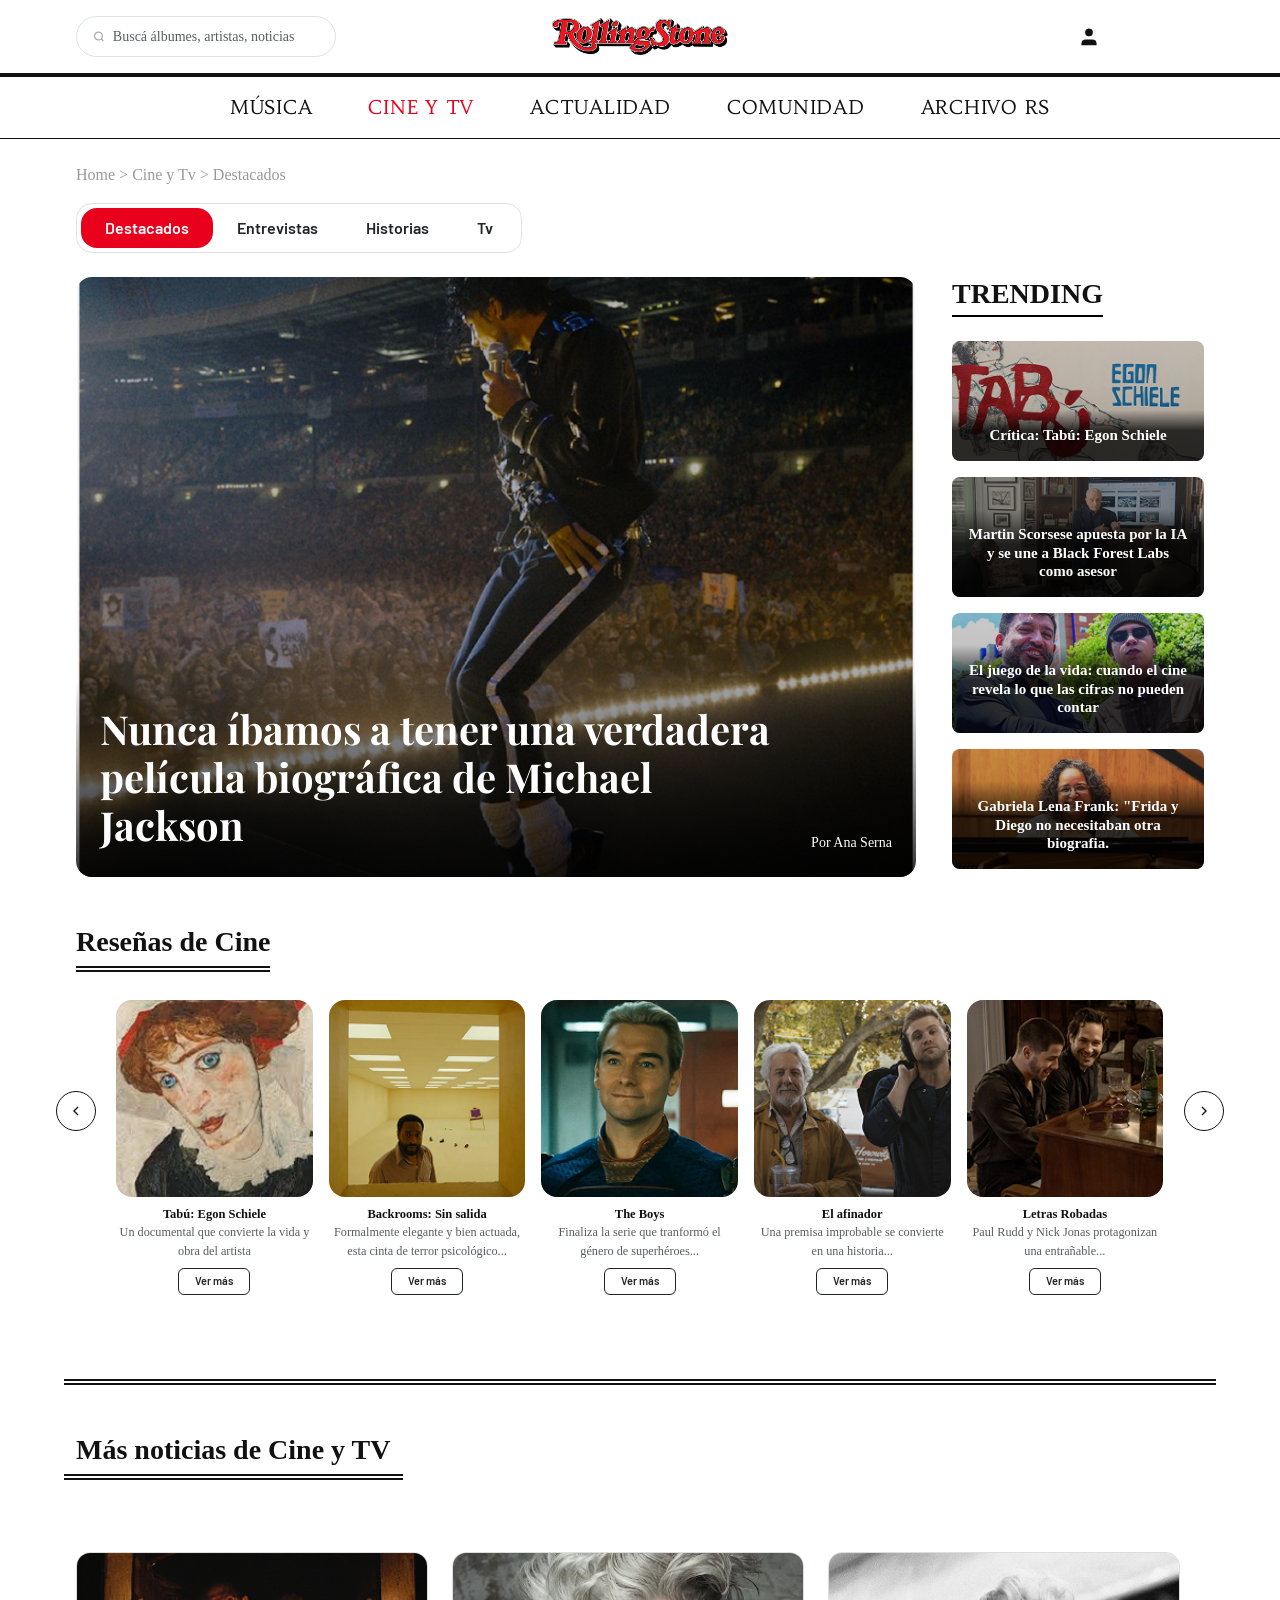
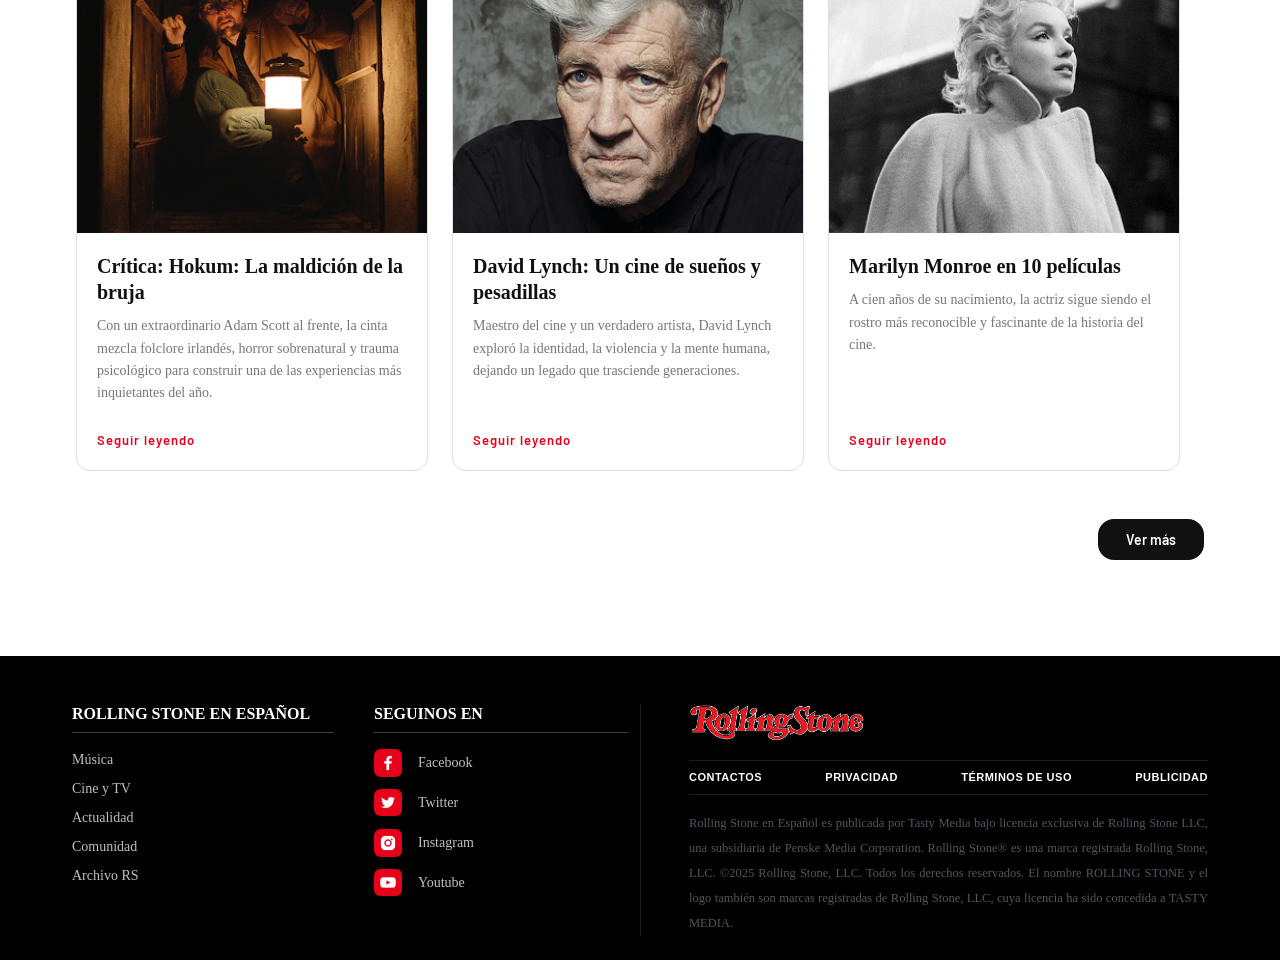
<file: cineytv.html>
<!DOCTYPE html>
<html lang="es">
<head>
  <meta charset="UTF-8">
  <meta name="viewport" content="width=device-width, initial-scale=1.0">
  <title>Cine y TV - Rolling Stone en Español</title>
  
  <link href="https://cdn.jsdelivr.net/npm/bootstrap@5.3.3/dist/css/bootstrap.min.css" rel="stylesheet">
  <link href="https://fonts.googleapis.com/css2?family=Habibi&family=Playfair+Display:ital,wght@0,700;0,900;1,700&family=Inter:wght@300;400;500;600;700&family=Oswald:wght@600;700&display=swap" rel="stylesheet">
  <link href="https://fonts.googleapis.com/css2?family=Barlow:wght@600&display=swap" rel="stylesheet">
<link rel="stylesheet" href="estilos.css">
  
</head>
<body>

<!-- HEADER -->
<header class="container-fluid px-0">
  <div class="top-bar py-3 position-relative">
    <div class="container d-flex align-items-center justify-content-between px-3" style="max-width: 1160px;">
  <div class="hamburger-btn" onclick="abrirMenu()" style="display:none; cursor:pointer; z-index:1;">
    <svg width="28" height="28" viewBox="0 0 16 16" fill="#111"><path fill-rule="evenodd" d="M2.5 12a.5.5 0 0 1 .5-.5h10a.5.5 0 0 1 0 1H2.5a.5.5 0 0 1-.5-.5m0-4a.5.5 0 0 1 .5-.5h10a.5.5 0 0 1 0 1H2.5a.5.5 0 0 1-.5-.5m0-4a.5.5 0 0 1 .5-.5h10a.5.5 0 0 1 0 1H2.5a.5.5 0 0 1-.5-.5"/></svg>
  </div>
      <div class="search-wrap d-flex align-items-center gap-2 border rounded-pill px-3 py-1" style="width: 100%; max-width: 260px; z-index: 1;">
        <svg width="13" height="13" viewBox="0 0 24 24" fill="none" stroke="#aaa" stroke-width="2.5"><circle cx="11" cy="11" r="8"/><line x1="21" y1="21" x2="16.65" y2="16.65"/></svg>
        <input type="text" class="form-control form-control-sm border-0 p-0 bg-transparent shadow-none" placeholder="Buscá álbumes, artistas, noticias">
      </div>
      <div class="position-absolute start-50 top-50 translate-middle">
        <a href="index.html" class="d-block" style="transition: opacity 0.2s;" onmouseover="this.style.opacity='0.85'" onmouseout="this.style.opacity='1'">
          <img src="imagenes/Rolling_Stone_logo.svg.png" alt="Rolling Stone" style="max-height: 40px; width: auto; object-fit: contain;">
        </a>
      </div>
      <div class="user-icon p-1" style="z-index: 1;  margin-right: 100px;">
        <svg width="22" height="22" viewBox="0 0 24 24" fill="#111" stroke="#111" stroke-width="0.5"><path d="M20 21v-2a4 4 0 0 0-4-4H8a4 4 0 0 0-4 4v2"/><circle cx="12" cy="7" r="4"/></svg>
      </div>
    </div>
  </div>
  <nav class="nav-rs nav justify-content-center gap-2 gap-sm-4 py-2 font-habibi">
    <a class="nav-link px-2 px-sm-3" href="musica.html">Música</a>
    <a class="nav-link px-2 px-sm-3 text-red" href="cineytv.html">Cine y TV</a>
    <a class="nav-link px-2 px-sm-3" href="actualidad.html">Actualidad</a>
    <a class="nav-link px-2 px-sm-3" href="comunidad.html">Comunidad</a>
    <a class="nav-link px-2 px-sm-3" href="archivors.html">Archivo RS</a>
  </nav>
</header>
<!-- MENÚ HAMBURGUESA MOBILE -->
<div id="menu-mobile" style="display:none; position:fixed; top:0; left:0; width:100%; height:100%; background:#E8001C; z-index:999; flex-direction:column; align-items:center; justify-content:center; gap:0;">
  <div style="position:absolute; top:16px; right:20px; cursor:pointer; font-size:28px; color:#fff;" onclick="cerrarMenu()">✕</div>
  <a href="musica.html" style="font-family:'Habibi',serif; font-size:28px; color:#fff; text-decoration:none; padding:20px 0; width:100%; text-align:center; border-bottom:1px solid rgba(255,255,255,0.2);">Musica</a>
  <a href="cineytv.html" style="font-family:'Habibi',serif; font-size:28px; color:#fff; text-decoration:none; padding:20px 0; width:100%; text-align:center; border-bottom:1px solid rgba(255,255,255,0.2);">Cine y TV</a>
  <a href="actualidad.html" style="font-family:'Habibi',serif; font-size:28px; color:#fff; text-decoration:none; padding:20px 0; width:100%; text-align:center; border-bottom:1px solid rgba(255,255,255,0.2);">Actualidad</a>
  <a href="comunidad.html" style="font-family:'Habibi',serif; font-size:28px; color:#fff; text-decoration:none; padding:20px 0; width:100%; text-align:center; border-bottom:1px solid rgba(255,255,255,0.2);">Comunidad</a>
  <a href="archivors.html" style="font-family:'Habibi',serif; font-size:28px; color:#fff; text-decoration:none; padding:20px 0; width:100%; text-align:center;">ArchivosRS</a>
</div>
<main class="container my-4 px-3" style="max-width: 1160px; min-height: 50vh;">

    <!-- Breadcrumb -->
<div style="font-family: Georgia, serif; font-size: 16px; color: #999; margin-bottom: 16px;">
  Home &gt; Cine y Tv &gt; Destacados
</div>

  <!-- Botones -->
  <div class="border border-secondary rounded-4 d-inline-flex p-1 mb-4" style="border-color: #dee2e6 !important;">
    <button class="btn btn-danger rounded-4 px-4 py-2 fw-bold" style="background-color: #E8001C; border: none;">Destacados</button>
    <button class="btn text-dark rounded-4 px-4 py-2 fw-bold" style="background: none; border: none;">Entrevistas</button>
    <button class="btn text-dark rounded-4 px-4 py-2 fw-bold" style="background: none; border: none;">Historias</button>
    <button class="btn text-dark rounded-4 px-4 py-2 fw-bold" style="background: none; border: none;">Tv</button>
  </div>

  <!-- Fila principal -->
  <div class="row g-4">

    <!-- Columna Izquierda: Noticia Destacada -->
    <div class="col-lg-9">
      <div class="position-relative rounded-4 overflow-hidden" style="height: 600px;">
        <img src="Cineytv/1.png" class="w-100 h-100" style="object-fit: cover;" alt="Noticia principal">
        <div class="position-absolute bottom-0 w-100 p-4 d-flex justify-content-between align-items-end" style="background: linear-gradient(to top, rgba(0,0,0,0.8), transparent);">
          <h2 class="text-white fw-bold mb-1" style="font-family: 'Playfair Display', serif; font-size: 40px;">
  Nunca íbamos a tener una verdadera película biográfica de Michael Jackson
</h2>
          </h2>
         <span class="text-white ms-3" style="font-size: 14px; white-space: nowrap;">Por Ana Serna</span>
        </div>
      </div>
    </div>

    <!-- Columna Derecha: Trending -->
    <div class="col-lg-3 ps-lg-4">
      <h3 class="fw-bold text-uppercase mb-4" style="font-family: var(--serif); font-size: 28px; border-bottom: 2px solid #000; display: inline-block; padding-bottom: 5px;">
        Trending
      </h3>
      <div class="d-flex flex-column gap-3">
        <a href="#" class="text-decoration-none text-white position-relative d-block overflow-hidden rounded-3" style="height: 120px;">
          <img src="Cineytv/2.png" class="w-100 h-100 object-fit-cover" style="object-position: center;">
          <div class="position-absolute bottom-0 p-3 w-100" style="background: linear-gradient(to top, rgba(0,0,0,0.75) 60%, transparent);">
            <p class="fw-bold lh-sm m-0" style="font-size: 15px; font-family: 'Georgia', serif; text-align: center;">Crítica: Tabú: Egon Schiele</p>
          </div>
        </a>
        <a href="#" class="text-decoration-none text-white position-relative d-block overflow-hidden rounded-3" style="height: 120px;">
          <img src="Cineytv/3.png" class="w-100 h-100 object-fit-cover" style="object-position: center;">
          <div class="position-absolute bottom-0 p-3 w-100" style="background: linear-gradient(to top, rgba(0,0,0,0.75) 60%, transparent);">
            <p class="fw-bold lh-sm m-0" style="font-size: 15px; font-family: 'Georgia', serif; text-align: center;">Martin Scorsese apuesta por la IA y se une a Black Forest Labs como asesor</p>
          </div>
        </a>
        <a href="#" class="text-decoration-none text-white position-relative d-block overflow-hidden rounded-3" style="height: 120px;">
          <img src="Cineytv/4.png" class="w-100 h-100 object-fit-cover" style="object-position: center;">
         <div class="position-absolute bottom-0 p-3 w-100" style="background: linear-gradient(to top, rgba(0,0,0,0.75) 60%, transparent);">
            <p class="fw-bold lh-sm m-0" style="font-size: 15px; font-family: 'Georgia', serif; text-align: center;">El juego de la vida: cuando el cine revela lo que las cifras no pueden contar</p>
          </div>
        </a>
        <a href="#" class="text-decoration-none text-white position-relative d-block overflow-hidden rounded-3" style="height: 120px;">
          <img src="Cineytv/5.png" class="w-100 h-100 object-fit-cover" style="object-position: center;">
          <div class="position-absolute bottom-0 p-3 w-100" style="background: linear-gradient(to top, rgba(0,0,0,0.75) 60%, transparent);">
            <p class="fw-bold lh-sm m-0" style="font-size: 15px; font-family: 'Georgia', serif; text-align: center;">Gabriela Lena Frank: "Frida y Diego no necesitaban otra biografia.</p>
          </div>
        </a>
      </div>
    </div>
    <div class="my-5">
  <h2 class="font-serif fw-bold section-title-underline fs-3 mb-4">Reseñas de Cine</h2>
  <div class="reviews-outer position-relative">
    <div class="arr-btn l" id="rl">
      <svg width="16" height="16" viewBox="0 0 24 24" fill="none" stroke="#111" stroke-width="2"><path d="M15 18l-6-6 6-6"/></svg>
    </div>

    <div class="reviews-row py-1" id="rrow">
  

      <div class="rev-card">
        <div class="ratio ratio-1x1 rounded-4 overflow-hidden mb-2">
          <img src="Cineytv/carrousel/tabu.png" alt="Tabú: Egon Schiele" style="object-fit: cover; width: 100%; height: 100%;">
        </div>
        <div class="fw-bold text-center px-1" style="font-size: 12.5px;">Tabú: Egon Schiele</div>
        <div class="text-muted small mb-2 text-center">Un documental que convierte la vida y obra del artista</div>
       <a href="#" class="btn btn-outline-dark btn-sm rounded-2 px-3 py-1 font-serif mt-auto" style="font-size: 11px;">Ver más</a>
      </div>

             <div class="rev-card">
        <div class="ratio ratio-1x1 rounded-4 overflow-hidden mb-2">
          <img src="Cineytv/carrousel/backrooms.png" alt="Backrooms: Sin salida" style="object-fit: cover; width: 100%; height: 100%;">
        </div>
        <div class="fw-bold text-center px-1" style="font-size: 12.5px;">Backrooms: Sin salida</div>
        <div class="text-muted small mb-2 text-center">Formalmente elegante y bien actuada, esta cinta de terror psicológico...</div>
        <a href="#" class="btn btn-outline-dark btn-sm rounded-2 px-3 py-1 font-serif mt-auto" style="font-size: 11px;">Ver más</a>
      </div>

      <div class="rev-card">
        <div class="ratio ratio-1x1 rounded-4 overflow-hidden mb-2">
          <img src="Cineytv/carrousel/theboys.png" alt="The Boys" style="object-fit: cover; width: 100%; height: 100%;">
        </div>
        <div class="fw-bold text-center px-1" style="font-size: 12.5px;">The Boys</div>
        <div class="text-muted small mb-2 text-center">Finaliza la serie que tranformó el género de superhéroes...</div>
        <a href="#" class="btn btn-outline-dark btn-sm rounded-2 px-3 py-1 font-serif mt-auto" style="font-size: 11px;">Ver más</a>
      </div>



      <div class="rev-card">
        <div class="ratio ratio-1x1 rounded-4 overflow-hidden mb-2">
          <img src="Cineytv/carrousel/afinador.png" alt="El afinador" style="object-fit: cover; width: 100%; height: 100%;">
        </div>
        <div class="fw-bold text-center px-1" style="font-size: 12.5px;">El afinador</div>
        <div class="text-muted small mb-2 text-center">Una premisa improbable se convierte en una historia...</div>
       <a href="#" class="btn btn-outline-dark btn-sm rounded-2 px-3 py-1 font-serif mt-auto" style="font-size: 11px;">Ver más</a>
      </div>

      <div class="rev-card">
        <div class="ratio ratio-1x1 rounded-4 overflow-hidden mb-2">
          <img src="Cineytv/carrousel/letrasrobadas.png" alt="Letras Robadas" style="object-fit: cover; width: 100%; height: 100%;">
        </div>
        <div class="fw-bold text-center px-1" style="font-size: 12.5px;">Letras Robadas</div>
        <div class="text-muted small mb-2 text-center">Paul Rudd y Nick Jonas protagonizan una entrañable...</div>
       <a href="#" class="btn btn-outline-dark btn-sm rounded-2 px-3 py-1 font-serif mt-auto" style="font-size: 11px;">Ver más</a>
      </div>

      <div class="rev-card">
        <div class="ratio ratio-1x1 rounded-4 overflow-hidden mb-2">
          <img src="Cineytv/carrousel/thebear.png" alt="The Bear" style="object-fit: cover; width: 100%; height: 100%;">
        </div>
        <div class="fw-bold text-center px-1" style="font-size: 12.5px;">The Bear</div>
        <div class="text-muted small mb-2 text-center">'The Bear' prepara su último servicio en el tráiler de su temporada final</div>
       <a href="#" class="btn btn-outline-dark btn-sm rounded-2 px-3 py-1 font-serif mt-auto" style="font-size: 11px;">Ver más</a>
      </div>

      <div class="rev-card">
        <div class="ratio ratio-1x1 rounded-4 overflow-hidden mb-2">
          <img src="Cineytv/carrousel/moscas.png" alt="Moscas" style="object-fit: cover; width: 100%; height: 100%;">
        </div>
        <div class="fw-bold text-center px-1" style="font-size: 12.5px;">Moscas</div>
        <div class="text-muted small mb-2 text-center">Un niño que espera a su madre y una mujer que ha aprendido a vivir sola...</div>
      <a href="#" class="btn btn-outline-dark btn-sm rounded-2 px-3 py-1 font-serif mt-auto" style="font-size: 11px;">Ver más</a>
      </div>

    </div>

    <div class="arr-btn r" id="rr">
      <svg width="16" height="16" viewBox="0 0 24 24" fill="none" stroke="#111" stroke-width="2"><path d="M9 18l6-6-6-6"/></svg>
    </div>
  </div>
</div>
<div class="divider-thick"></div>
<h2 class="news-section-title mb-4">Más noticias de Cine y TV</h2>

<div class="row g-4 mb-4 noticias-row">
  <div class="col-md-4">
    <div class="news-card2">
      <img src="Cineytv/card1.png" class="news-card2-img" alt="">
      <div class="news-card2-body">
        <h3 class="news-card2-title">Crítica: Hokum: La maldición de la bruja</h3>
        <p class="news-card2-text">Con un extraordinario Adam Scott al frente, la cinta mezcla folclore irlandés, horror sobrenatural y trauma psicológico para construir una de las experiencias más inquietantes del año.</p>
        <a href="#" class="art-leer-mas">Seguir leyendo</a>
      </div>
    </div>
  </div>
  <div class="col-md-4">
    <div class="news-card2">
      <img src="Cineytv/card2.png" class="news-card2-img" alt="">
      <div class="news-card2-body">
        <h3 class="news-card2-title">David Lynch: Un cine de sueños y pesadillas</h3>
        <p class="news-card2-text">Maestro del cine y un verdadero artista, David Lynch exploró la identidad, la violencia y la mente humana, dejando un legado que trasciende generaciones.</p>
        <a href="#" class="art-leer-mas">Seguir leyendo</a>
      </div>
    </div>
  </div>
  <div class="col-md-4">
    <div class="news-card2">
      <img src="Cineytv/card3.png" class="news-card2-img" alt="">
      <div class="news-card2-body">
        <h3 class="news-card2-title">Marilyn Monroe en 10 películas</h3>
        <p class="news-card2-text">A cien años de su nacimiento, la actriz sigue siendo el rostro más reconocible y fascinante de la historia del cine.</p>
        <a href="#" class="art-leer-mas">Seguir leyendo</a>
      </div>
    </div>
  </div>
</div>

<div class="text-end mb-5">
  <a href="#" class="btn-ver-mas rounded-4">Ver más</a>
</div>
  </div>

  
</main>


<!-- FOOTER -->
<footer class="bg-black text-white pt-5 pb-4 mt-5" style="font-family: Georgia, serif;">
  <div class="container" style="max-width: 1160px;">
    <div class="row g-4">
      <div class="col-md-6">
        <div class="row">
          <div class="col-sm-6 pe-3 mb-4 mb-sm-0">
            <h5 class="font-serif fw-bold text-uppercase fs-6 m-0 text-white tracking-wide" style="white-space: nowrap;">Rolling Stone en Español</h5>
            <div class="border-bottom border-light opacity-25 my-2" style="border-width: 1px !important;"></div>
            <ul class="list-unstyled d-flex flex-column gap-2 pt-2" style="font-size: 14px;">
              <li><a href="index.html" class="text-white text-decoration-none opacity-75">Música</a></li>
              <li><a href="#" class="text-white text-decoration-none opacity-75">Cine y TV</a></li>
              <li><a href="#" class="text-white text-decoration-none opacity-75">Actualidad</a></li>
              <li><a href="#" class="text-white text-decoration-none opacity-75">Comunidad</a></li>
              <li><a href="#" class="text-white text-decoration-none opacity-75">Archivo RS</a></li>
            </ul>
          </div>
          <div class="col-sm-6 ps-sm-4">
            <h5 class="font-serif fw-bold text-uppercase fs-6 m-0 text-white tracking-wide">Seguinos en</h5>
            <div class="border-bottom border-light opacity-25 my-2" style="border-width: 1px !important;"></div>
            <ul class="list-unstyled d-flex flex-column gap-2 pt-2" style="font-size: 14px;">
              <li class="d-flex align-items-center mb-1">
                <div class="me-3 d-flex align-items-center justify-content-center" style="width: 28px; height: 28px;">
                  <img src="archivoRs-home/Facebook.png" alt="Facebook" style="max-width: 100%; max-height: 100%; object-fit: contain;">
                </div>
                <a href="#" class="text-white text-decoration-none opacity-75">Facebook</a>
              </li>
              <li class="d-flex align-items-center mb-1">
                <div class="me-3 d-flex align-items-center justify-content-center" style="width: 28px; height: 28px;">
                  <img src="archivoRs-home/Twitter.png" alt="Twitter" style="max-width: 100%; max-height: 100%; object-fit: contain;">
                </div>
                <a href="#" class="text-white text-decoration-none opacity-75">Twitter</a>
              </li>
              <li class="d-flex align-items-center mb-1">
                <div class="me-3 d-flex align-items-center justify-content-center" style="width: 28px; height: 28px;">
                  <img src="archivoRs-home/Instagram.png" alt="Instagram" style="max-width: 100%; max-height: 100%; object-fit: contain;">
                </div>
                <a href="#" class="text-white text-decoration-none opacity-75">Instagram</a>
              </li>
              <li class="d-flex align-items-center">
                <div class="me-3 d-flex align-items-center justify-content-center" style="width: 28px; height: 28px;">
                  <img src="archivoRs-home/YouTube.png" alt="Youtube" style="max-width: 100%; max-height: 100%; object-fit: contain;">
                </div>
                <a href="#" class="text-white text-decoration-none opacity-75">Youtube</a>
              </li>
            </ul>
          </div>
        </div>
      </div>
      <div class="col-md-6 ps-md-5 border-start border-secondary border-opacity-25">
        <div class="mb-3 text-center text-md-start">
          <img src="imagenes/Rolling_Stone_logo.svg.png" alt="Rolling Stone" style="max-height: 40px; width: auto; object-fit: contain;">
        </div>
        <div class="border-top border-bottom border-secondary border-opacity-25 py-2 my-3">
          <div class="d-flex flex-wrap justify-content-between gap-2 text-uppercase fw-bold" style="font-size: 11px; letter-spacing: 0.5px; font-family: sans-serif;">
            <a href="#" class="text-white text-decoration-none opacity-90">Contactos</a>
            <a href="#" class="text-white text-decoration-none opacity-90">Privacidad</a>
            <a href="#" class="text-white text-decoration-none opacity-90">Términos de uso</a>
            <a href="#" class="text-white text-decoration-none opacity-90">Publicidad</a>
          </div>
        </div>
        <p class="text-secondary small lh-lg opacity-75 mt-3 mb-0" style="font-size: 12.5px; text-align: justify;">
          Rolling Stone en Español es publicada por Tasty Media bajo licencia exclusiva de Rolling Stone LLC, una subsidiaria de Penske Media Corporation. Rolling Stone® es una marca registrada Rolling Stone, LLC. ©2025 Rolling Stone, LLC. Todos los derechos reservados. El nombre ROLLING STONE y el logo también son marcas registradas de Rolling Stone, LLC, cuya licencia ha sido concedida a TASTY MEDIA.
        </p>
      </div>
    </div>
  </div>
</footer>


  <script src="main.js"></script>
</body>
</html>
</file>
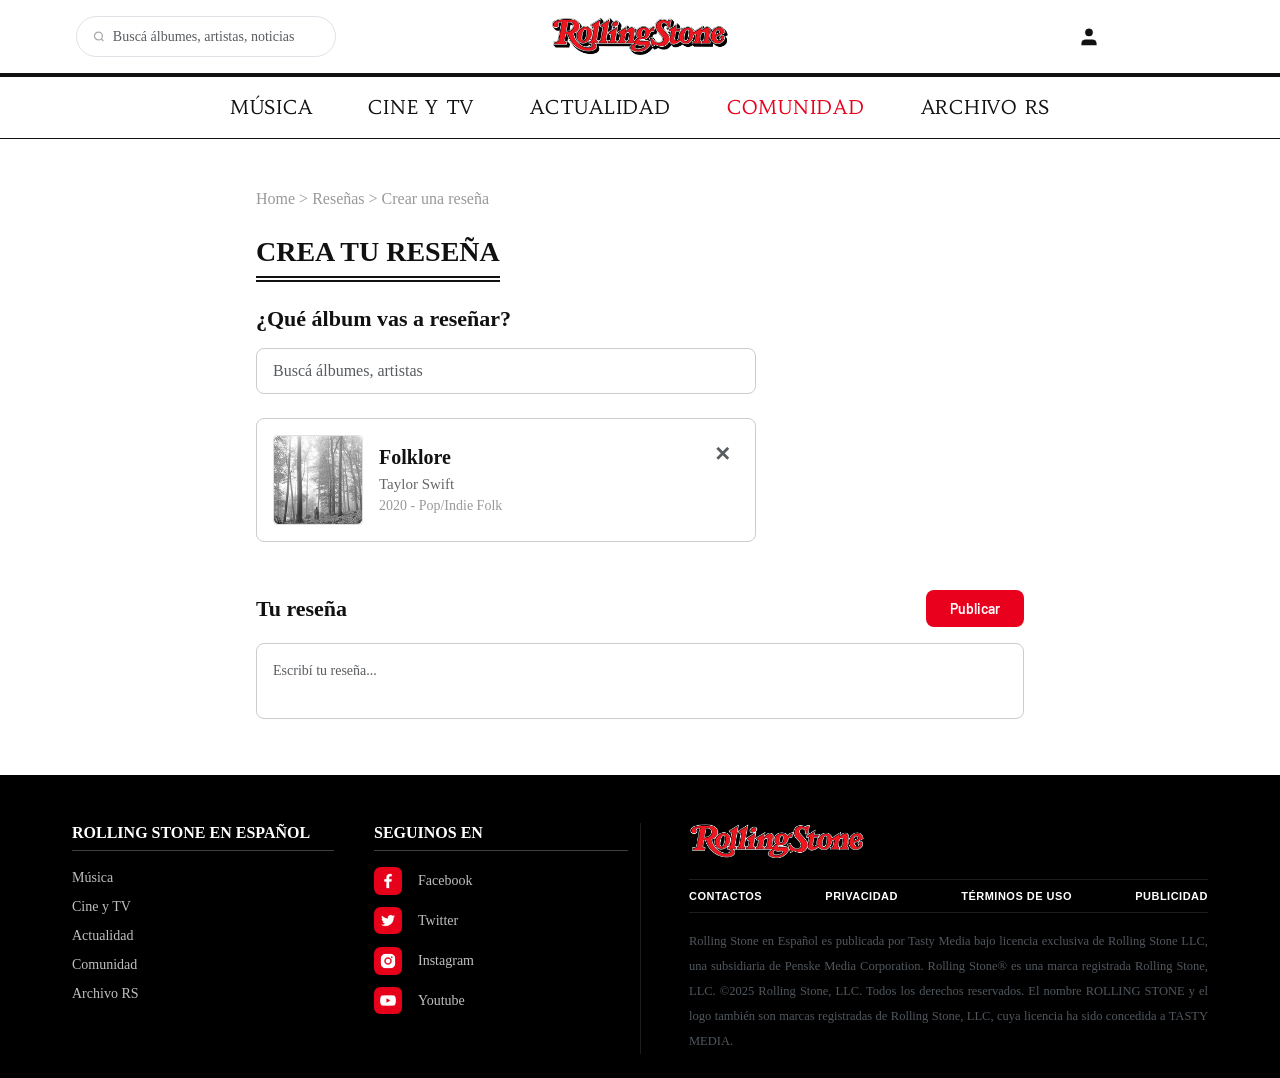
<file: Creatureseña.html>
<!DOCTYPE html>
<html lang="es">
<head>
  <meta charset="UTF-8">
  <meta name="viewport" content="width=device-width, initial-scale=1.0">
  <title>Crear una Reseña - Rolling Stone en Español</title>
  
  <!-- BOOTSTRAP Y FUENTES OFICIALES -->
  <link href="https://cdn.jsdelivr.net/npm/bootstrap@5.3.3/dist/css/bootstrap.min.css" rel="stylesheet">
  <link href="https://fonts.googleapis.com/css2?family=Habibi&family=Playfair+Display:ital,wght@0,700;0,900;1,700&family=Inter:wght@300;400;500;600;700&family=Oswald:wght@600;700&display=swap" rel="stylesheet">
  <link href="https://fonts.googleapis.com/css2?family=Barlow:wght@600&display=swap" rel="stylesheet">
<link rel="stylesheet" href="estilos.css">
  
</head>
<body>

<!-- HEADER OFICIAL -->
<header class="container-fluid px-0">
  <div class="top-bar py-3 position-relative">
     <div class="container d-flex align-items-center justify-content-between px-3" style="max-width: 1160px;">
  <div class="hamburger-btn" onclick="abrirMenu()" style="display:none; cursor:pointer; z-index:1;">
    <svg width="28" height="28" viewBox="0 0 16 16" fill="#111"><path fill-rule="evenodd" d="M2.5 12a.5.5 0 0 1 .5-.5h10a.5.5 0 0 1 0 1H2.5a.5.5 0 0 1-.5-.5m0-4a.5.5 0 0 1 .5-.5h10a.5.5 0 0 1 0 1H2.5a.5.5 0 0 1-.5-.5m0-4a.5.5 0 0 1 .5-.5h10a.5.5 0 0 1 0 1H2.5a.5.5 0 0 1-.5-.5"/></svg>
  </div>
      <div class="search-wrap d-flex align-items-center gap-2 border rounded-pill px-3 py-1" style="width: 100%; max-width: 260px; z-index: 1;">
        <svg width="13" height="13" viewBox="0 0 24 24" fill="none" stroke="#aaa" stroke-width="2.5"><circle cx="11" cy="11" r="8"/><line x1="21" y1="21" x2="16.65" y2="16.65"/></svg>
        <input type="text" class="form-control form-control-sm border-0 p-0 bg-transparent shadow-none" placeholder="Buscá álbumes, artistas, noticias">
      </div>
      <div class="position-absolute start-50 top-50 translate-middle">
        <a href="index.html" class="d-block" style="transition: opacity 0.2s;" onmouseover="this.style.opacity='0.85'" onmouseout="this.style.opacity='1'">
          <img src="imagenes/Rolling_Stone_logo.svg.png" alt="Rolling Stone" style="max-height: 40px; width: auto; object-fit: contain;">
        </a>
      </div>
      <div class="user-icon p-1" style="z-index: 1; margin-right: 100px;">
        <svg width="22" height="22" viewBox="0 0 24 24" fill="#111" stroke="#111" stroke-width="0.5"><path d="M20 21v-2a4 4 0 0 0-4-4H8a4 4 0 0 0-4 4v2"/><circle cx="12" cy="7" r="4"/></svg>
      </div>
    </div>
  </div>
  <nav class="nav-rs nav justify-content-center gap-2 gap-sm-4 py-2 font-habibi">
    <a class="nav-link px-2 px-sm-3" href="musica.html">Música</a>
    <a class="nav-link px-2 px-sm-3" href="cineytv.html">Cine y TV</a>
    <a class="nav-link px-2 px-sm-3" href="actualidad.html">Actualidad</a>
    <a class="nav-link px-2 px-sm-3 text-red" href="comunidad.html">Comunidad</a>
    <a class="nav-link px-2 px-sm-3" href="archivors.html">Archivo RS</a>
  </nav>
</header>
<!-- MENÚ HAMBURGUESA MOBILE -->
<div id="menu-mobile" style="display:none; position:fixed; top:0; left:0; width:100%; height:100%; background:#E8001C; z-index:999; flex-direction:column; align-items:center; justify-content:center; gap:0;">
  <div style="position:absolute; top:16px; right:20px; cursor:pointer; font-size:28px; color:#fff;" onclick="cerrarMenu()">✕</div>
  <a href="musica.html" style="font-family:'Habibi',serif; font-size:28px; color:#fff; text-decoration:none; padding:20px 0; width:100%; text-align:center; border-bottom:1px solid rgba(255,255,255,0.2);">Musica</a>
  <a href="cineytv.html" style="font-family:'Habibi',serif; font-size:28px; color:#fff; text-decoration:none; padding:20px 0; width:100%; text-align:center; border-bottom:1px solid rgba(255,255,255,0.2);">Cine y TV</a>
  <a href="actualidad.html" style="font-family:'Habibi',serif; font-size:28px; color:#fff; text-decoration:none; padding:20px 0; width:100%; text-align:center; border-bottom:1px solid rgba(255,255,255,0.2);">Actualidad</a>
  <a href="comunidad.html" style="font-family:'Habibi',serif; font-size:28px; color:#fff; text-decoration:none; padding:20px 0; width:100%; text-align:center; border-bottom:1px solid rgba(255,255,255,0.2);">Comunidad</a>
  <a href="archivors.html" style="font-family:'Habibi',serif; font-size:28px; color:#fff; text-decoration:none; padding:20px 0; width:100%; text-align:center;">ArchivosRS</a>
</div>


<!-- CONTENEDOR PRINCIPAL INTERFAZ RESEÑA -->
<main class="container my-5 px-3" style="max-width: 800px; min-height: 60vh;">
  
  <!-- Breadcrumb -->
  <div class="mb-4" style="font-family: Georgia, serif; font-size: 16px; color: #999;">
    Home &gt; Reseñas &gt; Crear una reseña
  </div>

  <!-- Título de sección -->
  <h2 class="font-serif fw-bold text-uppercase section-title-underline fs-3">CREA TU RESEÑA</h2>
<div class="mb-4 position-relative" style="max-width: 500px;">
    <h3 class="fw-bold mb-3" style="font-family: Georgia, serif; font-size: 22px;">¿Qué álbum vas a reseñar?</h3>
    <input type="text" id="album-search-input" class="form-control search-album-input w-100" placeholder="Buscá álbumes, artistas" autocomplete="off">
    
 <div id="search-results" class="position-absolute w-100 bg-white border rounded-3 shadow-sm mt-1 d-none" style="z-index: 10; max-height: 250px; overflow-y: auto; border-color: #ccc !important;">
      
      <div class="d-flex align-items-center gap-2 p-2 border-bottom result-item" style="cursor: pointer;" data-title="Folklore" data-artist="Taylor Swift" data-meta="2020 - Pop/Indie Folk" data-img="creatureseña/folklore.png">
        <img src="creatureseña/folklore.png" style="width: 40px; height: 40px; object-fit: cover;" class="rounded border">
        <div>
          <strong class="font-serif d-block" style="font-size: 14px;">Folklore</strong>
          <span class="text-muted" style="font-size: 12px;">Taylor Swift</span>
        </div>
      </div>

      <div class="d-flex align-items-center gap-2 p-2 border-bottom result-item" style="cursor: pointer;" data-title="Clics Modernos" data-artist="Charly García" data-meta="1983 - Rock Argentino" data-img="creartop10/clics.png">
        <img src="creartop10/clics.png" style="width: 40px; height: 40px; object-fit: cover;" class="rounded border">
        <div>
          <strong class="font-serif d-block" style="font-size: 14px;">Clics Modernos</strong>
          <span class="text-muted" style="font-size: 12px;">Charly García</span>
        </div>
      </div>

      <div class="d-flex align-items-center gap-2 p-2 border-bottom result-item" style="cursor: pointer;" data-title="Oktubre" data-artist="Patricio Rey y sus Redonditos de Ricota" data-meta="1986 - Rock/Post-punk" data-img="creartop10/oktubre.png">
        <img src="creartop10/oktubre.png" style="width: 40px; height: 40px; object-fit: cover;" class="rounded border">
        <div>
          <strong class="font-serif d-block" style="font-size: 14px;">Oktubre</strong>
          <span class="text-muted" style="font-size: 12px;">Patricio Rey y sus Redonditos de Ricota</span>
        </div>
      </div>

      <div class="d-flex align-items-center gap-2 p-2 result-item" style="cursor: pointer;" data-title="Abbey Road" data-artist="The Beatles" data-meta="1969 - Rock/Pop" data-img="creartop10/abbey.png">
        <img src="creartop10/abbey.png" style="width: 40px; height: 40px; object-fit: cover;" class="rounded border">
        <div>
          <strong class="font-serif d-block" style="font-size: 14px;">Abbey Road</strong>
          <span class="text-muted" style="font-size: 12px;">The Beatles</span>
        </div>
      </div>

    </div>
  </div>

  <div id="selected-album-card" class="border rounded-3 p-3 mb-5 bg-white d-flex align-items-center justify-content-between" style="border-color: #ccc !important; max-width: 500px;">
    <div class="d-flex align-items-center gap-3">
      <img id="album-card-img" src="creatureseña/folklore.png" alt="Portada" class="rounded-1 border" style="width: 90px; height: 90px; object-fit: cover;">
      <div>
        <h4 id="album-card-title" class="fw-bold m-0 font-serif" style="font-size: 20px;">Folklore</h4>
        <div id="album-card-artist" class="text-secondary mt-1" style="font-family: Georgia, serif; font-size: 15px; color: #666 !important;">Taylor Swift</div>
        <div id="album-card-meta" class="text-muted" style="font-family: Georgia, serif; font-size: 14px; color: #999 !important;">2020 - Pop/Indie Folk</div>
      </div>
    </div>
    <button id="btn-remove-album" class="btn border-0 p-2 text-muted align-self-start" style="font-size: 20px; line-height: 1;">✕</button>
  </div>

<!-- Sección: Tu reseña -->
  <div class="mb-5">
    <div class="d-flex justify-content-between align-items-center mb-3">
      <h3 class="fw-bold m-0" style="font-family: Georgia, serif; font-size: 22px;">Tu reseña</h3>
      <!-- Le agregamos el id="btn-publish" al botón -->
      <button id="btn-publish" class="btn fw-bold px-4 py-2 rounded-3 text-white" style="background-color: var(--red); font-family: sans-serif; font-size: 14px; border: none;">Publicar</button>
    </div>
    <!-- Le agregamos el id="review-text" al textarea -->
    <textarea id="review-text" class="form-control review-textarea w-100" placeholder="Escribí tu reseña..."></textarea>
  </div>

</main>


<!-- FOOTER -->
<footer class="bg-black text-white pt-5 pb-4 mt-5" style="font-family: Georgia, serif;">
  <div class="container" style="max-width: 1160px;">
    <div class="row g-4">
      <div class="col-md-6">
        <div class="row">
          <div class="col-sm-6 pe-3 mb-4 mb-sm-0">
            <h5 class="font-serif fw-bold text-uppercase fs-6 m-0 text-white tracking-wide" style="white-space: nowrap;">Rolling Stone en Español</h5>
            <div class="border-bottom border-light opacity-25 my-2" style="border-width: 1px !important;"></div>
            <ul class="list-unstyled d-flex flex-column gap-2 pt-2" style="font-size: 14px;">
              <li><a href="index.html" class="text-white text-decoration-none opacity-75">Música</a></li>
              <li><a href="#" class="text-white text-decoration-none opacity-75">Cine y TV</a></li>
              <li><a href="#" class="text-white text-decoration-none opacity-75">Actualidad</a></li>
              <li><a href="#" class="text-white text-decoration-none opacity-75">Comunidad</a></li>
              <li><a href="#" class="text-white text-decoration-none opacity-75">Archivo RS</a></li>
            </ul>
          </div>
          <div class="col-sm-6 ps-sm-4">
            <h5 class="font-serif fw-bold text-uppercase fs-6 m-0 text-white tracking-wide">Seguinos en</h5>
            <div class="border-bottom border-light opacity-25 my-2" style="border-width: 1px !important;"></div>
            <ul class="list-unstyled d-flex flex-column gap-2 pt-2" style="font-size: 14px;">
              <li class="d-flex align-items-center mb-1">
                <div class="me-3 d-flex align-items-center justify-content-center" style="width: 28px; height: 28px;">
                  <img src="archivoRs-home/Facebook.png" alt="Facebook" style="max-width: 100%; max-height: 100%; object-fit: contain;">
                </div>
                <a href="#" class="text-white text-decoration-none opacity-75">Facebook</a>
              </li>
              <li class="d-flex align-items-center mb-1">
                <div class="me-3 d-flex align-items-center justify-content-center" style="width: 28px; height: 28px;">
                  <img src="archivoRs-home/Twitter.png" alt="Twitter" style="max-width: 100%; max-height: 100%; object-fit: contain;">
                </div>
                <a href="#" class="text-white text-decoration-none opacity-75">Twitter</a>
              </li>
              <li class="d-flex align-items-center mb-1">
                <div class="me-3 d-flex align-items-center justify-content-center" style="width: 28px; height: 28px;">
                  <img src="archivoRs-home/Instagram.png" alt="Instagram" style="max-width: 100%; max-height: 100%; object-fit: contain;">
                </div>
                <a href="#" class="text-white text-decoration-none opacity-75">Instagram</a>
              </li>
              <li class="d-flex align-items-center">
                <div class="me-3 d-flex align-items-center justify-content-center" style="width: 28px; height: 28px;">
                  <img src="archivoRs-home/YouTube.png" alt="Youtube" style="max-width: 100%; max-height: 100%; object-fit: contain;">
                </div>
                <a href="#" class="text-white text-decoration-none opacity-75">Youtube</a>
              </li>
            </ul>
          </div>
        </div>
      </div>
      <div class="col-md-6 ps-md-5 border-start border-secondary border-opacity-25">
        <div class="mb-3 text-center text-md-start">
          <img src="imagenes/Rolling_Stone_logo.svg.png" alt="Rolling Stone" style="max-height: 40px; width: auto; object-fit: contain;">
        </div>
        <div class="border-top border-bottom border-secondary border-opacity-25 py-2 my-3">
          <div class="d-flex flex-wrap justify-content-between gap-2 text-uppercase fw-bold" style="font-size: 11px; letter-spacing: 0.5px; font-family: sans-serif;">
            <a href="#" class="text-white text-decoration-none opacity-90">Contactos</a>
            <a href="#" class="text-white text-decoration-none opacity-90">Privacidad</a>
            <a href="#" class="text-white text-decoration-none opacity-90">Términos de uso</a>
            <a href="#" class="text-white text-decoration-none opacity-90">Publicidad</a>
          </div>
        </div>
        <p class="text-secondary small lh-lg opacity-75 mt-3 mb-0" style="font-size: 12.5px; text-align: justify;">
          Rolling Stone en Español es publicada por Tasty Media bajo licencia exclusiva de Rolling Stone LLC, una subsidiaria de Penske Media Corporation. Rolling Stone® es una marca registrada Rolling Stone, LLC. ©2025 Rolling Stone, LLC. Todos los derechos reservados. El nombre ROLLING STONE y el logo también son marcas registradas de Rolling Stone, LLC, cuya licencia ha sido concedida a TASTY MEDIA.
        </p>
      </div>
    </div>
  </div>
</footer>


  <script src="main.js"></script>
</body>
</html>
</file>
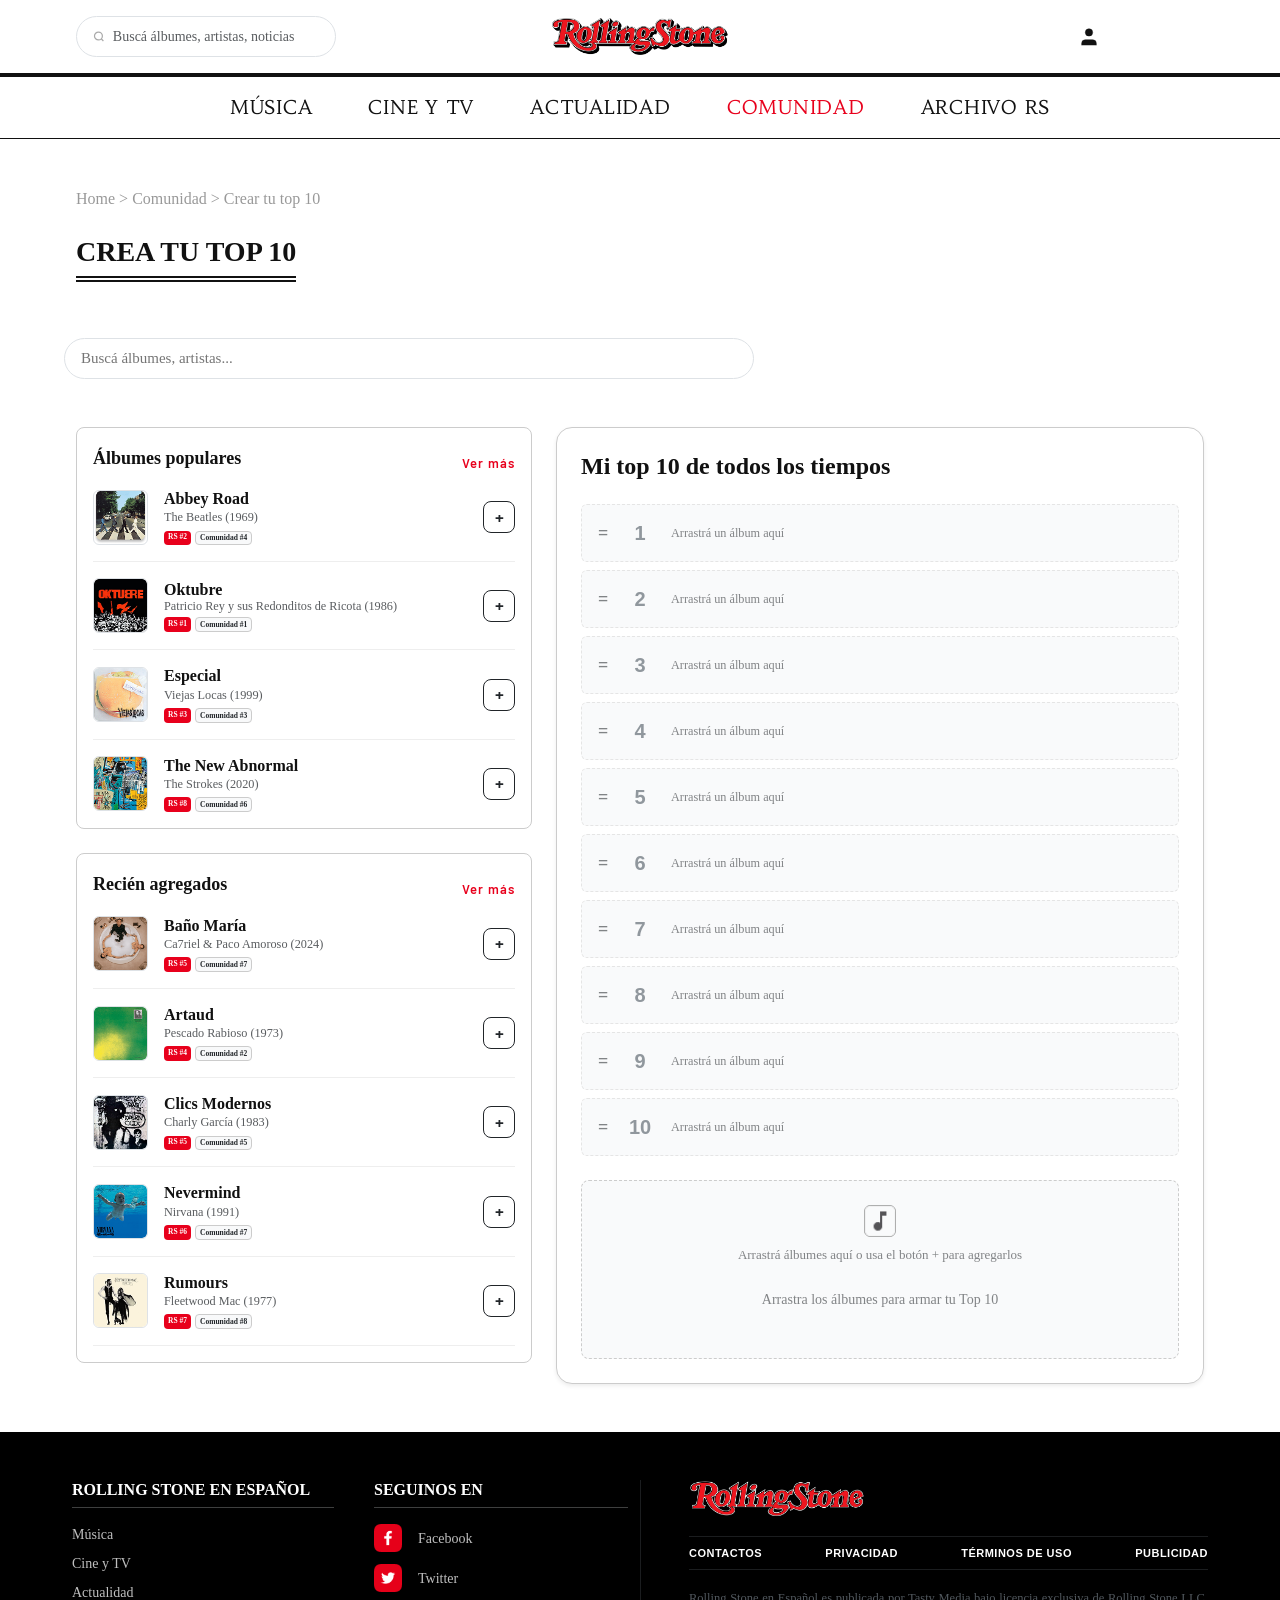
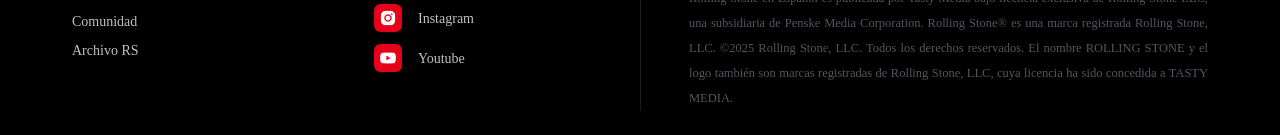
<file: Creatutop.html>
<!DOCTYPE html>
<html lang="es">
<head>
  <meta charset="UTF-8">
  <meta name="viewport" content="width=device-width, initial-scale=1.0">
  <title>Crear tu Top 10 - Rolling Stone en Español</title>
  

  <link href="https://cdn.jsdelivr.net/npm/bootstrap@5.3.3/dist/css/bootstrap.min.css" rel="stylesheet">
  <link href="https://fonts.googleapis.com/css2?family=Habibi&family=Playfair+Display:ital,wght@0,700;0,900;1,700&family=Inter:wght@300;400;500;600;700&family=Oswald:wght@600;700&display=swap" rel="stylesheet">
  <link href="https://fonts.googleapis.com/css2?family=Barlow:wght@600&display=swap" rel="stylesheet">
<link rel="stylesheet" href="estilos.css">
  
</head>
<body>


<header class="container-fluid px-0">
  <div class="top-bar py-3 position-relative">
     <div class="container d-flex align-items-center justify-content-between px-3" style="max-width: 1160px;">
  <div class="hamburger-btn" onclick="abrirMenu()" style="display:none; cursor:pointer; z-index:1;">
    <svg width="28" height="28" viewBox="0 0 16 16" fill="#111"><path fill-rule="evenodd" d="M2.5 12a.5.5 0 0 1 .5-.5h10a.5.5 0 0 1 0 1H2.5a.5.5 0 0 1-.5-.5m0-4a.5.5 0 0 1 .5-.5h10a.5.5 0 0 1 0 1H2.5a.5.5 0 0 1-.5-.5m0-4a.5.5 0 0 1 .5-.5h10a.5.5 0 0 1 0 1H2.5a.5.5 0 0 1-.5-.5"/></svg>
  </div>
      <div class="search-wrap d-flex align-items-center gap-2 border rounded-pill px-3 py-1" style="width: 100%; max-width: 260px; z-index: 1;">
        <svg width="13" height="13" viewBox="0 0 24 24" fill="none" stroke="#aaa" stroke-width="2.5"><circle cx="11" cy="11" r="8"/><line x1="21" y1="21" x2="16.65" y2="16.65"/></svg>
        <input type="text" class="form-control form-control-sm border-0 p-0 bg-transparent shadow-none" placeholder="Buscá álbumes, artistas, noticias">
      </div>
      <div class="position-absolute start-50 top-50 translate-middle">
        <a href="index.html" class="d-block" style="transition: opacity 0.2s;" onmouseover="this.style.opacity='0.85'" onmouseout="this.style.opacity='1'">
          <img src="imagenes/Rolling_Stone_logo.svg.png" alt="Rolling Stone" style="max-height: 40px; width: auto; object-fit: contain;">
        </a>
      </div>
      <div class="user-icon p-1" style="z-index: 1; margin-right: 100px;">
        <svg width="22" height="22" viewBox="0 0 24 24" fill="#111" stroke="#111" stroke-width="0.5"><path d="M20 21v-2a4 4 0 0 0-4-4H8a4 4 0 0 0-4 4v2"/><circle cx="12" cy="7" r="4"/></svg>
      </div>
    </div>
  </div>
  <nav class="nav-rs nav justify-content-center gap-2 gap-sm-4 py-2 font-habibi">
    <a class="nav-link px-2 px-sm-3" href="musica.html">Música</a>
    <a class="nav-link px-2 px-sm-3" href="cineytv.html">Cine y TV</a>
    <a class="nav-link px-2 px-sm-3" href="actualidad.html">Actualidad</a>
    <a class="nav-link px-2 px-sm-3 text-red" href="comunidad.html">Comunidad</a>
    <a class="nav-link px-2 px-sm-3" href="archivors.html">Archivo RS</a>
  </nav>
</header>

<div id="menu-mobile" style="display:none; position:fixed; top:0; left:0; width:100%; height:100%; background:#E8001C; z-index:999; flex-direction:column; align-items:center; justify-content:center; gap:0;">
  <div style="position:absolute; top:16px; right:20px; cursor:pointer; font-size:28px; color:#fff;" onclick="cerrarMenu()">✕</div>
  <a href="musica.html" style="font-family:'Habibi',serif; font-size:28px; color:#fff; text-decoration:none; padding:20px 0; width:100%; text-align:center; border-bottom:1px solid rgba(255,255,255,0.2);">Musica</a>
  <a href="cineytv.html" style="font-family:'Habibi',serif; font-size:28px; color:#fff; text-decoration:none; padding:20px 0; width:100%; text-align:center; border-bottom:1px solid rgba(255,255,255,0.2);">Cine y TV</a>
  <a href="actualidad.html" style="font-family:'Habibi',serif; font-size:28px; color:#fff; text-decoration:none; padding:20px 0; width:100%; text-align:center; border-bottom:1px solid rgba(255,255,255,0.2);">Actualidad</a>
  <a href="comunidad.html" style="font-family:'Habibi',serif; font-size:28px; color:#fff; text-decoration:none; padding:20px 0; width:100%; text-align:center; border-bottom:1px solid rgba(255,255,255,0.2);">Comunidad</a>
  <a href="archivors.html" style="font-family:'Habibi',serif; font-size:28px; color:#fff; text-decoration:none; padding:20px 0; width:100%; text-align:center;">ArchivosRS</a>
</div>


<main class="container my-5 px-3" style="max-width: 1160px; min-height: 60vh;">
  

  <div class="mb-4" style="font-family: Georgia, serif; font-size: 16px; color: #999;">
    Home &gt; Comunidad &gt; Crear tu top 10
  </div>


  <h2 class="font-serif fw-bold section-title-underline fs-3">CREA TU TOP 10</h2>


  <div class="row g-4 mt-2">

       <div class="col-12 album-search border rounded-pill px-3 py-2 d-flex align-items-center mb-4">
        <input type="text" class="border-0 p-0 bg-transparent shadow-none w-100" placeholder="Buscá álbumes, artistas..." style="outline: none; font-family: Georgia, serif; font-size: 15px;">
      </div>
    
   
    <div class="col-lg-5">
     
   

    
      <div class="border rounded-3 p-3 bg-white mb-4" style="border-color: #ccc !important;">
        <div class="d-flex justify-content-between align-items-center mb-3">
          <h3 class="fw-bold m-0" style="font-family: var(--serif); font-size: 18px;">Álbumes populares</h3>
          <a href="#" class="art-leer-mas">Ver más</a>
        </div>

        <div class="d-flex flex-column gap-3">
          
          <div class="d-flex align-items-center justify-content-between pb-3 border-bottom album-card" 
               draggable="true" 
               data-title="Abbey Road" 
               data-artist="The Beatles (1969)" 
               data-img="creartop10/abbey.png"
               style="border-color: #eee !important; cursor: grab;">
            <div class="d-flex align-items-center gap-3">
              <img src="creartop10/abbey.png" class="rounded-2 border" style="width: 55px; height: 55px; object-fit: cover;">
              <div>
                <h4 class="fw-bold m-0 font-serif" style="font-size: 16px;">Abbey Road</h4>
                <div class="text-muted small" style="font-family: Georgia, serif;">The Beatles (1969)</div>
                <div class="d-flex gap-1 mt-1 font-sans small" style="font-size: 10px; font-weight: bold;">
                  <span class="badge bg-danger rounded-1 px-1 py-0.5" style="background-color: var(--red) !important;">RS #2</span>
                  <span class="badge border text-dark rounded-1 px-1 py-0.5 bg-light" style="border-color: #ccc !important;">Comunidad #4</span>
                </div>
              </div>
            </div>
            <button class="btn btn-outline-dark rounded-3 d-flex align-items-center justify-content-center p-0 btn-add-album" style="width: 32px; height: 32px; font-size: 18px;">+</button>
          </div>

         
          <div class="d-flex align-items-center justify-content-between pb-3 border-bottom album-card" 
               draggable="true" 
               data-title="Oktubre" 
               data-artist="Patricio Rey y sus Redonditos de Ricota (1986)" 
               data-img="creartop10/oktubre.png"
               style="border-color: #eee !important; cursor: grab;">
            <div class="d-flex align-items-center gap-3">
              <img src="creartop10/oktubre.png" class="rounded-2 border" style="width: 55px; height: 55px; object-fit: cover;">
              <div>
                <h4 class="fw-bold m-0 font-serif" style="font-size: 16px;">Oktubre</h4>
                <div class="text-muted small" style="font-family: Georgia, serif; line-height: 1.2;">Patricio Rey y sus Redonditos de Ricota (1986)</div>
                <div class="d-flex gap-1 mt-1 font-sans small" style="font-size: 10px; font-weight: bold;">
                  <span class="badge bg-danger rounded-1 px-1 py-0.5" style="background-color: var(--red) !important;">RS #1</span>
                  <span class="badge border text-dark rounded-1 px-1 py-0.5 bg-light" style="border-color: #ccc !important;">Comunidad #1</span>
                </div>
              </div>
            </div>
            <button class="btn btn-outline-dark rounded-3 d-flex align-items-center justify-content-center p-0 btn-add-album" style="width: 32px; height: 32px; font-size: 18px;">+</button>
          </div>

          
          <div class="d-flex align-items-center justify-content-between pb-3 border-bottom album-card" 
               draggable="true" 
               data-title="Especial" 
               data-artist="Viejas Locas (1999)" 
               data-img="creartop10/especial.png"
               style="border-color: #eee !important; cursor: grab;">
            <div class="d-flex align-items-center gap-3">
              <img src="creartop10/especial.png" class="rounded-2 border" style="width: 55px; height: 55px; object-fit: cover;">
              <div>
                <h4 class="fw-bold m-0 font-serif" style="font-size: 16px;">Especial</h4>
                <div class="text-muted small" style="font-family: Georgia, serif;">Viejas Locas (1999)</div>
                <div class="d-flex gap-1 mt-1 font-sans small" style="font-size: 10px; font-weight: bold;">
                  <span class="badge bg-danger rounded-1 px-1 py-0.5" style="background-color: var(--red) !important;">RS #3</span>
                  <span class="badge border text-dark rounded-1 px-1 py-0.5 bg-light" style="border-color: #ccc !important;">Comunidad #3</span>
                </div>
              </div>
            </div>
            <button class="btn btn-outline-dark rounded-3 d-flex align-items-center justify-content-center p-0 btn-add-album" style="width: 32px; height: 32px; font-size: 18px;">+</button>
          </div>

          
          <div class="d-flex align-items-center justify-content-between album-card" 
               draggable="true" 
               data-title="The New Abnormal" 
               data-artist="The Strokes (2020)" 
               data-img="creartop10/strokes.png"
               style="cursor: grab;">
            <div class="d-flex align-items-center gap-3">
              <img src="creartop10/strokes.png" class="rounded-2 border" style="width: 55px; height: 55px; object-fit: cover;">
              <div>
                <h4 class="fw-bold m-0 font-serif" style="font-size: 16px;">The New Abnormal</h4>
                <div class="text-muted small" style="font-family: Georgia, serif;">The Strokes (2020)</div>
                <div class="d-flex gap-1 mt-1 font-sans small" style="font-size: 10px; font-weight: bold;">
                  <span class="badge bg-danger rounded-1 px-1 py-0.5" style="background-color: var(--red) !important;">RS #8</span>
                  <span class="badge border text-dark rounded-1 px-1 py-0.5 bg-light" style="border-color: #ccc !important;">Comunidad #6</span>
                </div>
              </div>
            </div>
            <button class="btn btn-outline-dark rounded-3 d-flex align-items-center justify-content-center p-0 btn-add-album" style="width: 32px; height: 32px; font-size: 18px;">+</button>
          </div>
        </div>
      </div>


      <div class="border rounded-3 p-3 bg-white" style="border-color: #ccc !important;">
        <div class="d-flex justify-content-between align-items-center mb-3">
          <h3 class="fw-bold m-0" style="font-family: var(--serif); font-size: 18px;">Recién agregados</h3>
          <a href="#" class="art-leer-mas">Ver más</a>
        </div>

        <div class="d-flex flex-column gap-3">
         
          <div class="d-flex align-items-center justify-content-between pb-3 border-bottom album-card" 
               draggable="true" 
               data-title="Baño María" 
               data-artist="Ca7riel & Paco Amoroso (2024)" 
               data-img="creartop10/baño.png"
               style="border-color: #eee !important; cursor: grab;">
            <div class="d-flex align-items-center gap-3">
              <img src="creartop10/baño.png" class="rounded-2 border" style="width: 55px; height: 55px; object-fit: cover;">
              <div>
                <h4 class="fw-bold m-0 font-serif" style="font-size: 16px;">Baño María</h4>
                <div class="text-muted small" style="font-family: Georgia, serif;">Ca7riel & Paco Amoroso (2024)</div>
                <div class="d-flex gap-1 mt-1 font-sans small" style="font-size: 10px; font-weight: bold;">
                  <span class="badge bg-danger rounded-1 px-1 py-0.5" style="background-color: var(--red) !important;">RS #5</span>
                  <span class="badge border text-dark rounded-1 px-1 py-0.5 bg-light" style="border-color: #ccc !important;">Comunidad #7</span>
                </div>
              </div>
            </div>
            <button class="btn btn-outline-dark rounded-3 d-flex align-items-center justify-content-center p-0 btn-add-album" style="width: 32px; height: 32px; font-size: 18px;">+</button>
          </div>

          <div class="d-flex align-items-center justify-content-between pb-3 border-bottom album-card" 
               draggable="true" 
               data-title="Artaud" 
               data-artist="Pescado Rabioso (1973)" 
               data-img="creartop10/artaud.png"
               style="border-color: #eee !important; cursor: grab;">
            <div class="d-flex align-items-center gap-3">
              <img src="creartop10/artaud.png" class="rounded-2 border" style="width: 55px; height: 55px; object-fit: cover;">
              <div>
                <h4 class="fw-bold m-0 font-serif" style="font-size: 16px;">Artaud</h4>
                <div class="text-muted small" style="font-family: Georgia, serif;">Pescado Rabioso (1973)</div>
                <div class="d-flex gap-1 mt-1 font-sans small" style="font-size: 10px; font-weight: bold;">
                  <span class="badge bg-danger rounded-1 px-1 py-0.5" style="background-color: var(--red) !important;">RS #4</span>
                  <span class="badge border text-dark rounded-1 px-1 py-0.5 bg-light" style="border-color: #ccc !important;">Comunidad #2</span>
                </div>
              </div>
            </div>
            <button class="btn btn-outline-dark rounded-3 d-flex align-items-center justify-content-center p-0 btn-add-album" style="width: 32px; height: 32px; font-size: 18px;">+</button>
          </div>
          
          <div class="d-flex align-items-center justify-content-between pb-3 border-bottom album-card" 
               draggable="true" 
               data-title="Clics Modernos" 
               data-artist="Charly García (1983)" 
               data-img="creartop10/clics.png"
               style="border-color: #eee !important; cursor: grab;">
            <div class="d-flex align-items-center gap-3">
              <img src="creartop10/clics.png" class="rounded-2 border" style="width: 55px; height: 55px; object-fit: cover;">
              <div>
                <h4 class="fw-bold m-0 font-serif" style="font-size: 16px;">Clics Modernos</h4>
                <div class="text-muted small" style="font-family: Georgia, serif;">Charly García (1983)</div>
                <div class="d-flex gap-1 mt-1 font-sans small" style="font-size: 10px; font-weight: bold;">
                  <span class="badge bg-danger rounded-1 px-1 py-0.5" style="background-color: var(--red) !important;">RS #5</span>
                  <span class="badge border text-dark rounded-1 px-1 py-0.5 bg-light" style="border-color: #ccc !important;">Comunidad #5</span>
                </div>
              </div>
            </div>
            <button class="btn btn-outline-dark rounded-3 d-flex align-items-center justify-content-center p-0 btn-add-album" style="width: 32px; height: 32px; font-size: 18px;">+</button>
          </div>
   
          <div class="d-flex align-items-center justify-content-between pb-3 border-bottom album-card" 
               draggable="true" 
               data-title="Nevermind" 
               data-artist="Nirvana (1991)" 
               data-img="creartop10/nevermind.png"
               style="border-color: #eee !important; cursor: grab;">
            <div class="d-flex align-items-center gap-3">
              <img src="creartop10/nevermind.png" class="rounded-2 border" style="width: 55px; height: 55px; object-fit: cover;">
              <div>
                <h4 class="fw-bold m-0 font-serif" style="font-size: 16px;">Nevermind</h4>
                <div class="text-muted small" style="font-family: Georgia, serif;">Nirvana (1991)</div>
                <div class="d-flex gap-1 mt-1 font-sans small" style="font-size: 10px; font-weight: bold;">
                  <span class="badge bg-danger rounded-1 px-1 py-0.5" style="background-color: var(--red) !important;">RS #6</span>
                  <span class="badge border text-dark rounded-1 px-1 py-0.5 bg-light" style="border-color: #ccc !important;">Comunidad #7</span>
                </div>
              </div>
            </div>
            <button class="btn btn-outline-dark rounded-3 d-flex align-items-center justify-content-center p-0 btn-add-album" style="width: 32px; height: 32px; font-size: 18px;">+</button>
          </div>
          
          <div class="d-flex align-items-center justify-content-between pb-3 border-bottom album-card" 
               draggable="true" 
               data-title="Rumours" 
               data-artist="Fleetwood Mac (1977)" 
               data-img="creartop10/rumours.png"
               style="border-color: #eee !important; cursor: grab;">
            <div class="d-flex align-items-center gap-3">
              <img src="creartop10/rumours.png" class="rounded-2 border" style="width: 55px; height: 55px; object-fit: cover;">
              <div>
                <h4 class="fw-bold m-0 font-serif" style="font-size: 16px;">Rumours</h4>
                <div class="text-muted small" style="font-family: Georgia, serif;">Fleetwood Mac (1977)</div>
                <div class="d-flex gap-1 mt-1 font-sans small" style="font-size: 10px; font-weight: bold;">
                  <span class="badge bg-danger rounded-1 px-1 py-0.5" style="background-color: var(--red) !important;">RS #7</span>
                  <span class="badge border text-dark rounded-1 px-1 py-0.5 bg-light" style="border-color: #ccc !important;">Comunidad #8</span>
                </div>
              </div>
            </div>
            <button class="btn btn-outline-dark rounded-3 d-flex align-items-center justify-content-center p-0 btn-add-album" style="width: 32px; height: 32px; font-size: 18px;">+</button>
          </div>
        </div>
      </div>
    </div>

  <div class="col-lg-7">
      <div class="border rounded-4 p-4 bg-white shadow-sm" style="border-color: #ccc !important;">
        <h3 class="fw-bold mb-4 font-serif text-center text-md-start" style="font-size: 24px;">Mi top 10 de todos los tiempos</h3>
        
        <div class="d-flex flex-column gap-2 mb-4">
          <div class="d-flex align-items-center border rounded-2 p-2 bg-light opacity-75 text-slot-container" style="border-color: #ddd !important; border-style: dashed !important; height: 58px;">
            <div class="text-muted px-2 fw-bold" style="font-size: 18px; width: 35px;">=</div>
            <div class="fw-bold text-secondary me-3 text-center slot-number" style="font-family: sans-serif; font-size: 20px; width: 30px;">1</div>
            <div class="text-muted italic small" style="font-family: Georgia, serif;">Arrastrá un álbum aquí</div>
          </div>

          <div class="d-flex align-items-center border rounded-2 p-2 bg-light opacity-75 text-slot-container" style="border-color: #ddd !important; border-style: dashed !important; height: 58px;">
            <div class="text-muted px-2 fw-bold" style="font-size: 18px; width: 35px;">=</div>
            <div class="fw-bold text-secondary me-3 text-center slot-number" style="font-family: sans-serif; font-size: 20px; width: 30px;">2</div>
            <div class="text-muted italic small" style="font-family: Georgia, serif;">Arrastrá un álbum aquí</div>
          </div>

          <div class="d-flex align-items-center border rounded-2 p-2 bg-light opacity-75 text-slot-container" style="border-color: #ddd !important; border-style: dashed !important; height: 58px;">
            <div class="text-muted px-2 fw-bold" style="font-size: 18px; width: 35px;">=</div>
            <div class="fw-bold text-secondary me-3 text-center slot-number" style="font-family: sans-serif; font-size: 20px; width: 30px;">3</div>
            <div class="text-muted italic small" style="font-family: Georgia, serif;">Arrastrá un álbum aquí</div>
          </div>

          <div class="d-flex align-items-center border rounded-2 p-2 bg-light opacity-75 text-slot-container" style="border-color: #ddd !important; border-style: dashed !important; height: 58px;">
            <div class="text-muted px-2 fw-bold" style="font-size: 18px; width: 35px;">=</div>
            <div class="fw-bold text-secondary me-3 text-center slot-number" style="font-family: sans-serif; font-size: 20px; width: 30px;">4</div>
            <div class="text-muted italic small" style="font-family: Georgia, serif;">Arrastrá un álbum aquí</div>
          </div>

          <div class="d-flex align-items-center border rounded-2 p-2 bg-light opacity-75 text-slot-container" style="border-color: #ddd !important; border-style: dashed !important; height: 58px;">
            <div class="text-muted px-2 fw-bold" style="font-size: 18px; width: 35px;">=</div>
            <div class="fw-bold text-secondary me-3 text-center slot-number" style="font-family: sans-serif; font-size: 20px; width: 30px;">5</div>
            <div class="text-muted italic small" style="font-family: Georgia, serif;">Arrastrá un álbum aquí</div>
          </div>

          <div class="d-flex align-items-center border rounded-2 p-2 bg-light opacity-75 text-slot-container" style="border-color: #ddd !important; border-style: dashed !important; height: 58px;">
            <div class="text-muted px-2 fw-bold" style="font-size: 18px; width: 35px;">=</div>
            <div class="fw-bold text-secondary me-3 text-center slot-number" style="font-family: sans-serif; font-size: 20px; width: 30px;">6</div>
            <div class="text-muted italic small" style="font-family: Georgia, serif;">Arrastrá un álbum aquí</div>
          </div>

          <div class="d-flex align-items-center border rounded-2 p-2 bg-light opacity-75 text-slot-container" style="border-color: #ddd !important; border-style: dashed !important; height: 58px;">
            <div class="text-muted px-2 fw-bold" style="font-size: 18px; width: 35px;">=</div>
            <div class="fw-bold text-secondary me-3 text-center slot-number" style="font-family: sans-serif; font-size: 20px; width: 30px;">7</div>
            <div class="text-muted italic small" style="font-family: Georgia, serif;">Arrastrá un álbum aquí</div>
          </div>

          <div class="d-flex align-items-center border rounded-2 p-2 bg-light opacity-75 text-slot-container" style="border-color: #ddd !important; border-style: dashed !important; height: 58px;">
            <div class="text-muted px-2 fw-bold" style="font-size: 18px; width: 35px;">=</div>
            <div class="fw-bold text-secondary me-3 text-center slot-number" style="font-family: sans-serif; font-size: 20px; width: 30px;">8</div>
            <div class="text-muted italic small" style="font-family: Georgia, serif;">Arrastrá un álbum aquí</div>
          </div>

          <div class="d-flex align-items-center border rounded-2 p-2 bg-light opacity-75 text-slot-container" style="border-color: #ddd !important; border-style: dashed !important; height: 58px;">
            <div class="text-muted px-2 fw-bold" style="font-size: 18px; width: 35px;">=</div>
            <div class="fw-bold text-secondary me-3 text-center slot-number" style="font-family: sans-serif; font-size: 20px; width: 30px;">9</div>
            <div class="text-muted italic small" style="font-family: Georgia, serif;">Arrastrá un álbum aquí</div>
          </div>

          <div class="d-flex align-items-center border rounded-2 p-2 bg-light opacity-75 text-slot-container" style="border-color: #ddd !important; border-style: dashed !important; height: 58px;">
            <div class="text-muted px-2 fw-bold" style="font-size: 18px; width: 35px;">=</div>
            <div class="fw-bold text-secondary me-3 text-center slot-number" style="font-family: sans-serif; font-size: 20px; width: 30px;">10</div>
            <div class="text-muted italic small" style="font-family: Georgia, serif;">Arrastrá un álbum aquí</div>
          </div>
        </div>

        <div class="border rounded-3 p-4 text-center bg-light text-muted opacity-75" style="border-style: dashed !important; border-color: #bbb !important;">
          <div class="mb-2">
            <img src="creartop10/Component 40.png" alt="Icono Nota" style="width: 32px; height: 32px; object-fit: contain;">
          </div>
          <div>
            
          <div style="font-family: Georgia, serif; font-size: 13px;">Arrastrá álbumes aquí o usa el botón + para agregarlos</div>
          <div class="text-center mt-4 mb-4">
  <p id="texto-instrucciones" class="text-muted italic font-serif">Arrastra los álbumes para armar tu Top 10</p>
  
  <button id="btn-crear-lista" class="btn text-white rounded-4 px-5 py-2 fw-bold w-100" style="background-color: #E8001C; display: none; font-family: 'Barlow', sans-serif; font-size: 16px;">
    CREAR LISTA
  </button>
</div>
          </div>
        </div>
      </div>
    </div>
</main>


<!-- FOOTER -->
<footer class="bg-black text-white pt-5 pb-4 mt-5" style="font-family: Georgia, serif;">
  <div class="container" style="max-width: 1160px;">
    <div class="row g-4">
      <div class="col-md-6">
        <div class="row">
          <div class="col-sm-6 pe-3 mb-4 mb-sm-0">
            <h5 class="font-serif fw-bold text-uppercase fs-6 m-0 text-white tracking-wide" style="white-space: nowrap;">Rolling Stone en Español</h5>
            <div class="border-bottom border-light opacity-25 my-2" style="border-width: 1px !important;"></div>
            <ul class="list-unstyled d-flex flex-column gap-2 pt-2" style="font-size: 14px;">
              <li><a href="index.html" class="text-white text-decoration-none opacity-75">Música</a></li>
              <li><a href="#" class="text-white text-decoration-none opacity-75">Cine y TV</a></li>
              <li><a href="#" class="text-white text-decoration-none opacity-75">Actualidad</a></li>
              <li><a href="#" class="text-white text-decoration-none opacity-75">Comunidad</a></li>
              <li><a href="#" class="text-white text-decoration-none opacity-75">Archivo RS</a></li>
            </ul>
          </div>
          <div class="col-sm-6 ps-sm-4">
            <h5 class="font-serif fw-bold text-uppercase fs-6 m-0 text-white tracking-wide">Seguinos en</h5>
            <div class="border-bottom border-light opacity-25 my-2" style="border-width: 1px !important;"></div>
            <ul class="list-unstyled d-flex flex-column gap-2 pt-2" style="font-size: 14px;">
              <li class="d-flex align-items-center mb-1">
                <div class="me-3 d-flex align-items-center justify-content-center" style="width: 28px; height: 28px;">
                  <img src="archivoRs-home/Facebook.png" alt="Facebook" style="max-width: 100%; max-height: 100%; object-fit: contain;">
                </div>
                <a href="#" class="text-white text-decoration-none opacity-75">Facebook</a>
              </li>
              <li class="d-flex align-items-center mb-1">
                <div class="me-3 d-flex align-items-center justify-content-center" style="width: 28px; height: 28px;">
                  <img src="archivoRs-home/Twitter.png" alt="Twitter" style="max-width: 100%; max-height: 100%; object-fit: contain;">
                </div>
                <a href="#" class="text-white text-decoration-none opacity-75">Twitter</a>
              </li>
              <li class="d-flex align-items-center mb-1">
                <div class="me-3 d-flex align-items-center justify-content-center" style="width: 28px; height: 28px;">
                  <img src="archivoRs-home/Instagram.png" alt="Instagram" style="max-width: 100%; max-height: 100%; object-fit: contain;">
                </div>
                <a href="#" class="text-white text-decoration-none opacity-75">Instagram</a>
              </li>
              <li class="d-flex align-items-center">
                <div class="me-3 d-flex align-items-center justify-content-center" style="width: 28px; height: 28px;">
                  <img src="archivoRs-home/YouTube.png" alt="Youtube" style="max-width: 100%; max-height: 100%; object-fit: contain;">
                </div>
                <a href="#" class="text-white text-decoration-none opacity-75">Youtube</a>
              </li>
            </ul>
          </div>
        </div>
      </div>
      <div class="col-md-6 ps-md-5 border-start border-secondary border-opacity-25">
        <div class="mb-3 text-center text-md-start">
          <img src="imagenes/Rolling_Stone_logo.svg.png" alt="Rolling Stone" style="max-height: 40px; width: auto; object-fit: contain;">
        </div>
        <div class="border-top border-bottom border-secondary border-opacity-25 py-2 my-3">
          <div class="d-flex flex-wrap justify-content-between gap-2 text-uppercase fw-bold" style="font-size: 11px; letter-spacing: 0.5px; font-family: sans-serif;">
            <a href="#" class="text-white text-decoration-none opacity-90">Contactos</a>
            <a href="#" class="text-white text-decoration-none opacity-90">Privacidad</a>
            <a href="#" class="text-white text-decoration-none opacity-90">Términos de uso</a>
            <a href="#" class="text-white text-decoration-none opacity-90">Publicidad</a>
          </div>
        </div>
        <p class="text-secondary small lh-lg opacity-75 mt-3 mb-0" style="font-size: 12.5px; text-align: justify;">
          Rolling Stone en Español es publicada por Tasty Media bajo licencia exclusiva de Rolling Stone LLC, una subsidiaria de Penske Media Corporation. Rolling Stone® es una marca registrada Rolling Stone, LLC. ©2025 Rolling Stone, LLC. Todos los derechos reservados. El nombre ROLLING STONE y el logo también son marcas registradas de Rolling Stone, LLC, cuya licencia ha sido concedida a TASTY MEDIA.
        </p>
      </div>
    </div>
  </div>
</footer>


  <script src="main.js"></script>
</body>
</html>
</file>
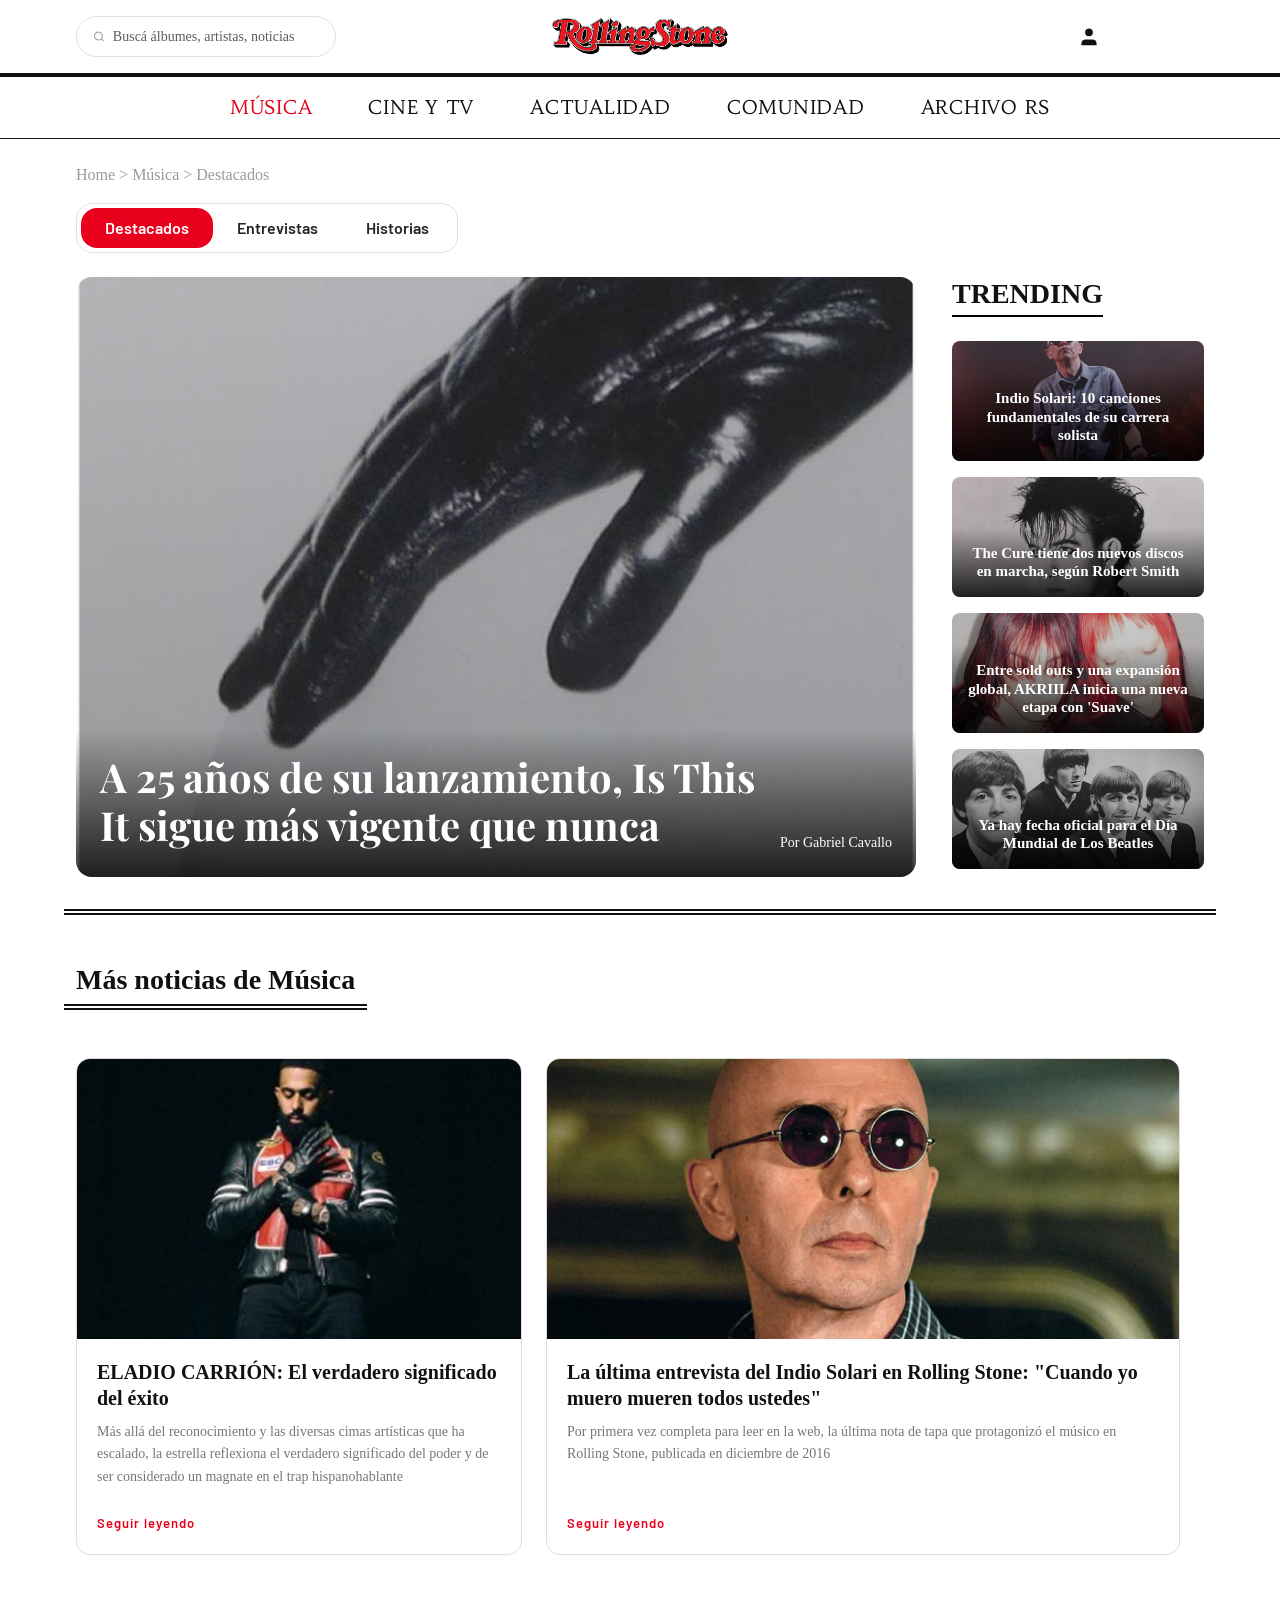
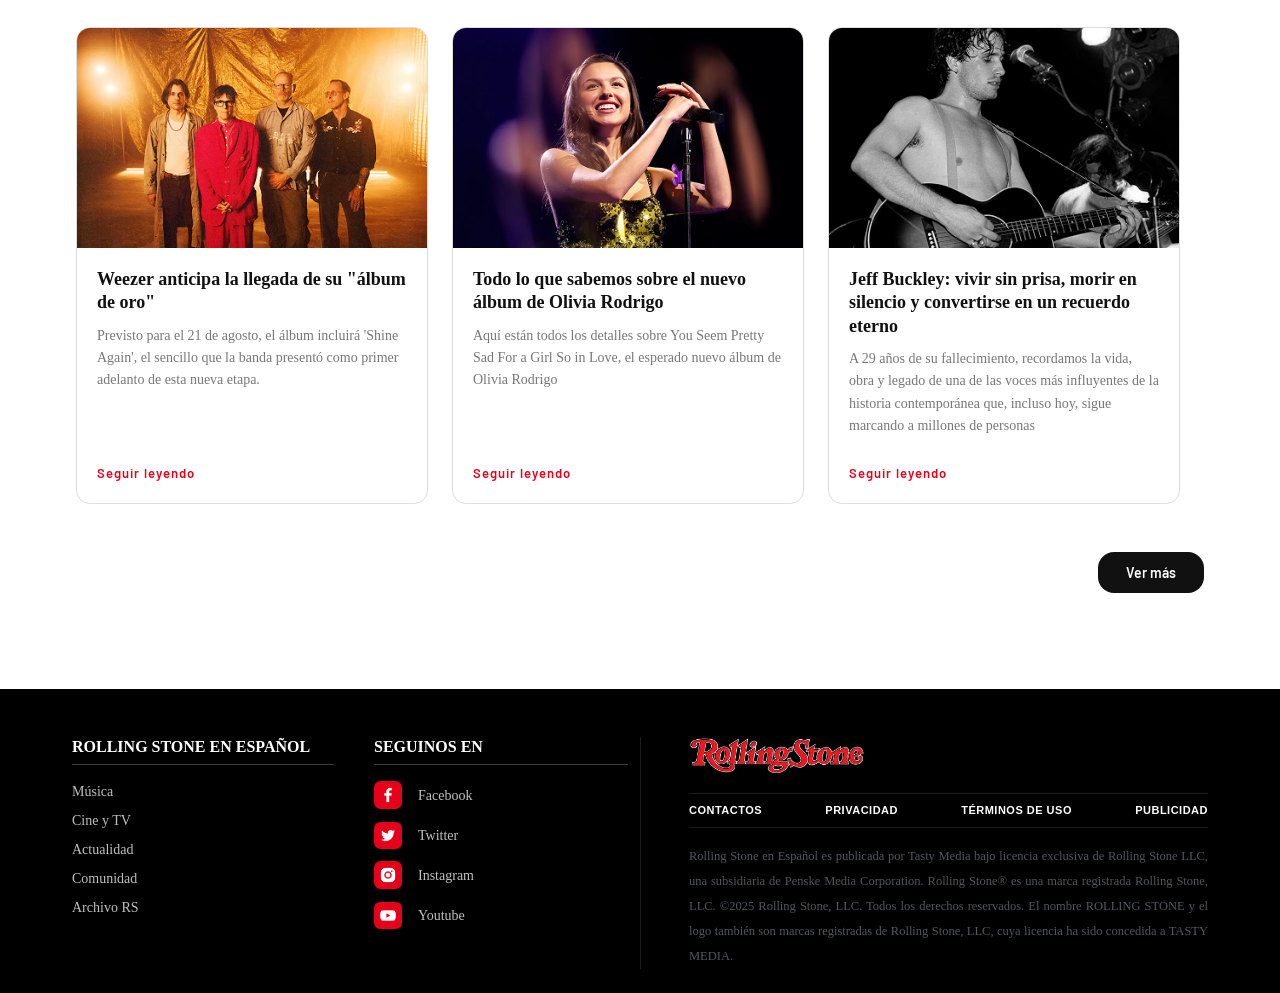
<file: musica.html>
<!DOCTYPE html>
<html lang="es">
<head>
  <meta charset="UTF-8">
  <meta name="viewport" content="width=device-width, initial-scale=1.0">
  <title>Música - Rolling Stone en Español</title>
  
  <link href="https://cdn.jsdelivr.net/npm/bootstrap@5.3.3/dist/css/bootstrap.min.css" rel="stylesheet">
  <link href="https://fonts.googleapis.com/css2?family=Habibi&family=Playfair+Display:ital,wght@0,700;0,900;1,700&family=Inter:wght@300;400;500;600;700&family=Oswald:wght@600;700&display=swap" rel="stylesheet">
  <link href="https://fonts.googleapis.com/css2?family=Barlow:wght@600&display=swap" rel="stylesheet">
<link rel="stylesheet" href="estilos.css">
  
</head>
<body>

<!-- HEADER -->
<header class="container-fluid px-0">
  <div class="top-bar py-3 position-relative">
    <div class="container d-flex align-items-center justify-content-between px-3" style="max-width: 1160px;">
  <div class="hamburger-btn" onclick="abrirMenu()" style="display:none; cursor:pointer; z-index:1;">
    <svg width="28" height="28" viewBox="0 0 16 16" fill="#111"><path fill-rule="evenodd" d="M2.5 12a.5.5 0 0 1 .5-.5h10a.5.5 0 0 1 0 1H2.5a.5.5 0 0 1-.5-.5m0-4a.5.5 0 0 1 .5-.5h10a.5.5 0 0 1 0 1H2.5a.5.5 0 0 1-.5-.5m0-4a.5.5 0 0 1 .5-.5h10a.5.5 0 0 1 0 1H2.5a.5.5 0 0 1-.5-.5"/></svg>
  </div>
      <div class="search-wrap d-flex align-items-center gap-2 border rounded-pill px-3 py-1" style="width: 100%; max-width: 260px; z-index: 1;">
        <svg width="13" height="13" viewBox="0 0 24 24" fill="none" stroke="#aaa" stroke-width="2.5"><circle cx="11" cy="11" r="8"/><line x1="21" y1="21" x2="16.65" y2="16.65"/></svg>
        <input type="text" class="form-control form-control-sm border-0 p-0 bg-transparent shadow-none" placeholder="Buscá álbumes, artistas, noticias">
      </div>
      <div class="position-absolute start-50 top-50 translate-middle">
        <a href="index.html" class="d-block" style="transition: opacity 0.2s;" onmouseover="this.style.opacity='0.85'" onmouseout="this.style.opacity='1'">
          <img src="imagenes/Rolling_Stone_logo.svg.png" alt="Rolling Stone" style="max-height: 40px; width: auto; object-fit: contain;">
        </a>
      </div>
      <div class="user-icon p-1" style="z-index: 1; margin-right: 100px;">
        <svg width="22" height="22" viewBox="0 0 24 24" fill="#111" stroke="#111" stroke-width="0.5"><path d="M20 21v-2a4 4 0 0 0-4-4H8a4 4 0 0 0-4 4v2"/><circle cx="12" cy="7" r="4"/></svg>
      </div>
    </div>
  </div>
  <nav class="nav-rs nav justify-content-center gap-2 gap-sm-4 py-2 font-habibi">
    <a class="nav-link px-2 px-sm-3 text-red" href="musica.html">Música</a>
    <a class="nav-link px-2 px-sm-3" href="cineytv.html">Cine y TV</a>
    <a class="nav-link px-2 px-sm-3" href="actualidad.html">Actualidad</a>
    <a class="nav-link px-2 px-sm-3" href="comunidad.html">Comunidad</a>
    <a class="nav-link px-2 px-sm-3" href="archivors.html">Archivo RS</a>
  </nav>
</header>

<!-- MENÚ HAMBURGUESA MOBILE -->
<div id="menu-mobile" style="display:none; position:fixed; top:0; left:0; width:100%; height:100%; background:#E8001C; z-index:999; flex-direction:column; align-items:center; justify-content:center; gap:0;">
  <div style="position:absolute; top:16px; right:20px; cursor:pointer; font-size:28px; color:#fff;" onclick="cerrarMenu()">✕</div>
  <a href="musica.html" style="font-family:'Habibi',serif; font-size:28px; color:#fff; text-decoration:none; padding:20px 0; width:100%; text-align:center; border-bottom:1px solid rgba(255,255,255,0.2);">Musica</a>
  <a href="cineytv.html" style="font-family:'Habibi',serif; font-size:28px; color:#fff; text-decoration:none; padding:20px 0; width:100%; text-align:center; border-bottom:1px solid rgba(255,255,255,0.2);">Cine y TV</a>
  <a href="actualidad.html" style="font-family:'Habibi',serif; font-size:28px; color:#fff; text-decoration:none; padding:20px 0; width:100%; text-align:center; border-bottom:1px solid rgba(255,255,255,0.2);">Actualidad</a>
  <a href="comunidad.html" style="font-family:'Habibi',serif; font-size:28px; color:#fff; text-decoration:none; padding:20px 0; width:100%; text-align:center; border-bottom:1px solid rgba(255,255,255,0.2);">Comunidad</a>
  <a href="archivors.html" style="font-family:'Habibi',serif; font-size:28px; color:#fff; text-decoration:none; padding:20px 0; width:100%; text-align:center;">ArchivosRS</a>
</div>
<main class="container my-4 px-3" style="max-width: 1160px; min-height: 50vh;">

      <!-- Breadcrumb -->
<div style="font-family: Georgia, serif; font-size: 16px; color: #999; margin-bottom: 16px;">
  Home &gt; Música &gt; <span id="breadcrumb-actual">Destacados</span>
</div>
  
  <!-- Contenedor del grupo de botones -->
<div class="border border-secondary rounded-4 d-inline-flex p-1 mb-4" style="border-color: #dee2e6 !important;">
    <button id="btn-destacados" class="btn text-white rounded-4 px-4 py-2 fw-bold tab-btn" style="background-color: #E8001C; border: none;" onclick="cambiarPestana('destacados')">Destacados</button>
    
    <button id="btn-entrevistas" class="btn text-dark rounded-4 px-4 py-2 fw-bold tab-btn" style="background: none; border: none;" onclick="cambiarPestana('entrevistas')">Entrevistas</button>
    
    <button id="btn-historias" class="btn text-dark rounded-4 px-4 py-2 fw-bold tab-btn" style="background: none; border: none;" onclick="cambiarPestana('historias')">Historias</button>
  </div>

 <div id="seccion-destacados">
  
  
  <div class="row g-4">
    
  <div class="col-lg-9">
  <a href="articulo-musica.html" class="text-decoration-none d-block position-relative rounded-4 overflow-hidden news-card hero-main" style="height: 600px;">
    
    <img src="Musica/foto1.png" class="w-100 h-100 transition-img" style="object-fit: cover;" alt="Noticia principal">
    
    <div class="overlay-hover position-absolute top-0 start-0 w-100 h-100" style="background-color: rgba(128, 128, 128, 0); transition: background-color 0.3s ease;"></div>
    
    <div class="position-absolute bottom-0 w-100 p-4 d-flex justify-content-between align-items-end" style="background: linear-gradient(to top, rgba(0,0,0,0.8), transparent);">
      <h2 class="text-white fw-bold mb-1" style="font-family: 'Playfair Display', serif; font-size: 40px;">
        A 25 años de su lanzamiento, Is This It sigue más vigente que nunca
      </h2>
      <span class="text-white ms-3" style="font-size: 14px; white-space: nowrap;">Por Gabriel Cavallo</span>
    </div>
  </a>
</div>

    <!-- Columna Derecha: Sección TRENDING -->
    <div class="col-lg-3 ps-lg-4">
      <h3 class="fw-bold text-uppercase mb-4" style="font-family: var(--serif); font-size: 28px; border-bottom: 2px solid #000; display: inline-block; padding-bottom: 5px;">
        Trending
      </h3>

      <div class="d-flex flex-column gap-3">
        <!-- Ítems de Trending (Ancho al 100% de la columna) -->
        <a href="#" class="text-decoration-none text-white position-relative d-block overflow-hidden rounded-3" style="height: 120px;">
          <img src="Musica/trending1.png" class="w-100 h-100 object-fit-cover" style="object-position: center;">
          <div class="position-absolute bottom-0 p-3 w-100" style="background: linear-gradient(to top, rgba(0,0,0,0.8), transparent);">
            <p class="fw-bold lh-sm m-0" style="font-size: 15px; font-family: 'Georgia', serif; text-align: center;">Indio Solari: 10 canciones fundamentales de su carrera solista</p>
          </div>
        </a>

        <a href="#" class="text-decoration-none text-white position-relative d-block overflow-hidden rounded-3" style="height: 120px;">
          <img src="Musica/trending2.png" class="w-100 h-100 object-fit-cover" style="object-position: center;">
          <div class="position-absolute bottom-0 p-3 w-100" style="background: linear-gradient(to top, rgba(0,0,0,0.8), transparent);">
            <p class="fw-bold lh-sm m-0" style="font-size: 15px; font-family: 'Georgia', serif; text-align: center;">The Cure tiene dos nuevos discos en marcha, según Robert Smith</p>
          </div>
        </a>

        <a href="#" class="text-decoration-none text-white position-relative d-block overflow-hidden rounded-3" style="height: 120px;">
          <img src="Musica/trending3.png" class="w-100 h-100 object-fit-cover" style="object-position: center;">
          <div class="position-absolute bottom-0 p-3 w-100" style="background: linear-gradient(to top, rgba(0,0,0,0.8), transparent);">
            <p class="fw-bold lh-sm m-0" style="font-size: 15px; font-family: 'Georgia', serif; text-align: center;">Entre sold outs y una expansión global, AKRIILA inicia una nueva etapa con 'Suave'</p>
          </div>
        </a>

        <a href="#" class="text-decoration-none text-white position-relative d-block overflow-hidden rounded-3" style="height: 120px;">
          <img src="Musica/trending4.png" class="w-100 h-100 object-fit-cover" style="object-position: center;">
          <div class="position-absolute bottom-0 p-3 w-100" style="background: linear-gradient(to top, rgba(0,0,0,0.8), transparent);">
            <p class="fw-bold lh-sm m-0" style="font-size: 15px; font-family: 'Georgia', serif; text-align: center;">Ya hay fecha oficial para el Día Mundial de Los Beatles</p>
          </div>
        </a>
      </div>
    </div>
    <div class="divider-thick"></div>
<h2 class="news-section-title mb-4">Más noticias de Música</h2>
 <div class="row g-4 mb-4 mt-0">
  <div class="col-md-5">
    <div class="news-card2">
      <img src="Musica/mas noticias de musica/Rectangle 47-4.png" class="news-card2-img" alt="">
      <div class="news-card2-body">
        <h3 class="news-card2-title">ELADIO CARRIÓN: El verdadero significado del éxito</h3>
        <p class="news-card2-text">Más allá del reconocimiento y las diversas cimas artísticas que ha escalado, la estrella reflexiona el verdadero significado del poder y de ser considerado un magnate en el trap hispanohablante</p>
        <a href="#" class="art-leer-mas">Seguir leyendo</a>
      </div>
    </div>
  </div>
  <div class="col-md-7">
    <div class="news-card2">
      <img src="Musica/mas noticias de musica/Rectangle 47-3.png" class="news-card2-img" alt="">
      <div class="news-card2-body">
        <h3 class="news-card2-title">La última entrevista del Indio Solari en Rolling Stone: "Cuando yo muero mueren todos ustedes"</h3>
        <p class="news-card2-text">Por primera vez completa para leer en la web, la última nota de tapa que protagonizó el músico en Rolling Stone, publicada en diciembre de 2016</p>
        <a href="#" class="art-leer-mas">Seguir leyendo</a>
      </div>
    </div>
  </div>
</div>
  <div class="row g-4 mb-4">
  <div class="col-md-4">
    <div class="news-card2">
      <img src="Musica/mas noticias de musica/Rectangle 47.png" class="news-card3-img" alt="">
      <div class="news-card2-body">
        <h3 class="news-card3-title">Weezer anticipa la llegada de su "álbum de oro"</h3>
        <p class="news-card2-text">Previsto para el 21 de agosto, el álbum incluirá 'Shine Again', el sencillo que la banda presentó como primer adelanto de esta nueva etapa.</p>
        <a href="#" class="art-leer-mas">Seguir leyendo</a>
      </div>
    </div>
  </div>
  <div class="col-md-4">
    <div class="news-card2">
      <img src="Musica/mas noticias de musica/Rectangle 47-1.png" class="news-card3-img" alt="">
      <div class="news-card2-body">
        <h3 class="news-card3-title">Todo lo que sabemos sobre el nuevo álbum de Olivia Rodrigo</h3>
        <p class="news-card2-text">Aquí están todos los detalles sobre You Seem Pretty Sad For a Girl So in Love, el esperado nuevo álbum de Olivia Rodrigo</p>
        <a href="#" class="art-leer-mas">Seguir leyendo</a>
      </div>
    </div>
  </div>
  <div class="col-md-4">
    <div class="news-card2">
      <img src="Musica/mas noticias de musica/Rectangle 47-2.png" class="news-card3-img" alt="">
      <div class="news-card2-body">
        <h3 class="news-card3-title">Jeff Buckley: vivir sin prisa, morir en silencio y convertirse en un recuerdo eterno</h3>
        <p class="news-card2-text">A 29 años de su fallecimiento, recordamos la vida, obra y legado de una de las voces más influyentes de la historia contemporánea que, incluso hoy, sigue marcando a millones de personas</p>
        <a href="#" class="art-leer-mas">Seguir leyendo</a>
      </div>
    </div>
  </div>
</div>


<div class="text-end mb-5">
  <a href="#" class="btn-ver-mas rounded-4" >Ver más</a>
</div>
  </div>
</div>


<div id="seccion-entrevistas" style="display: none; min-height: 400px;">
        
  <div class="row g-4">
    
   <div class="col-lg-9">
  <a href="#" class="text-decoration-none d-block position-relative rounded-4 overflow-hidden news-card" style="height: 600px;">
    
    <img src="Musica/seccion2musica/Rectangle 5966.png" class="w-100 h-100 transition-img" style="object-fit: cover;" alt="Noticia principal">
    
    <div class="overlay-hover position-absolute top-0 start-0 w-100 h-100" style="background-color: rgba(128, 128, 128, 0); transition: background-color 0.3s ease;"></div>
    
    <div class="position-absolute bottom-0 w-100 p-4 d-flex justify-content-between align-items-end" style="background: linear-gradient(to top, rgba(0,0,0,0.8), transparent);">
      <h2 class="text-white fw-bold mb-1" style="font-family: 'Playfair Display', serif; font-size: 40px;">
La última entrevista del Indio Solari en Rolling Stone: “Cuando yo muero mueren todos ustedes”      </h2>
      <span class="text-white ms-3" style="font-size: 14px; white-space: nowrap;">Por Gabriel Cavallo</span>
    </div>
  </a>
</div>

    <!-- Columna Derecha: Sección TRENDING -->
    <div class="col-lg-3 ps-lg-4">
      <h3 class="fw-bold text-uppercase mb-4" style="font-family: var(--serif); font-size: 28px; border-bottom: 2px solid #000; display: inline-block; padding-bottom: 5px;">
        Trending
      </h3>

      <div class="d-flex flex-column gap-3">
        <!-- Ítems de Trending (Ancho al 100% de la columna) -->
        <a href="#" class="text-decoration-none text-white position-relative d-block overflow-hidden rounded-3" style="height: 120px;">
          <img src="Musica/seccion2musica/Rectangle 5972.png" class="w-100 h-100 object-fit-cover" style="object-position: center;">
          <div class="position-absolute bottom-0 p-3 w-100" style="background: linear-gradient(to top, rgba(0,0,0,0.8), transparent);">
            <p class="fw-bold lh-sm m-0" style="font-size: 15px; font-family: 'Georgia', serif; text-align: center;">Greeicy y la Candela de su alma</p>
          </div>
        </a>

        <a href="#" class="text-decoration-none text-white position-relative d-block overflow-hidden rounded-3" style="height: 120px;">
          <img src="Musica/seccion2musica/Rectangle 5972-1.png" class="w-100 h-100 object-fit-cover" style="object-position: center;">
          <div class="position-absolute bottom-0 p-3 w-100" style="background: linear-gradient(to top, rgba(0,0,0,0.8), transparent);">
            <p class="fw-bold lh-sm m-0" style="font-size: 15px; font-family: 'Georgia', serif; text-align: center;">

Allison: 20 años después, el vértigo de seguir tocando</p>
          </div>
        </a>

        <a href="#" class="text-decoration-none text-white position-relative d-block overflow-hidden rounded-3" style="height: 120px;">
          <img src="Musica/seccion2musica/Rectangle 5972-2.png" class="w-100 h-100 object-fit-cover" style="object-position: center;">
          <div class="position-absolute bottom-0 p-3 w-100" style="background: linear-gradient(to top, rgba(0,0,0,0.8), transparent);">
            <p class="fw-bold lh-sm m-0" style="font-size: 15px; font-family: 'Georgia', serif; text-align: center;">Trueno: “Cantar afuera es como jugar en la Selección, sentís que estás representando al país”</p>
          </div>
        </a>

        <a href="#" class="text-decoration-none text-white position-relative d-block overflow-hidden rounded-3" style="height: 120px;">
          <img src="Musica/seccion2musica/Rectangle 5972-3.png" class="w-100 h-100 object-fit-cover" style="object-position: center;">
          <div class="position-absolute bottom-0 p-3 w-100" style="background: linear-gradient(to top, rgba(0,0,0,0.8), transparent);">
            <p class="fw-bold lh-sm m-0" style="font-size: 15px; font-family: 'Georgia', serif; text-align: center;">Cazzu en la tapa de ROLLING STONE: “El sistema que oprime a la mujer está casi intacto”</p>
          </div>
        </a>
      </div>
    </div>
    <div class="divider-thick"></div>
<h2 class="news-section-title mb-4">Más noticias de Música</h2>

<div class="row g-4 mb-4">
  <div class="col-md-5">
    <div class="news-card2">
      <img src="Musica/seccion2musica/Rectangle 47-4.png" class="news-card2-img" alt="">
      <div class="news-card2-body">
        <h3 class="news-card2-title">ELADIO CARRIÓN: El verdadero significado del éxito</h3>
        <p class="news-card2-text">Más allá del reconocimiento y las diversas cimas artísticas que ha escalado, la estrella reflexiona el verdadero significado del poder y de ser considerado un magnate en el trap hispanohablante</p>
        <a href="#" class="art-leer-mas">Seguir leyendo</a>
      </div>
    </div>
  </div>
  <div class="col-md-7">
    <div class="news-card2">
      <img src="Musica/seccion2musica/Rectangle 47-3.png" class="news-card2-img" alt="">
      <div class="news-card2-body">
        <h3 class="news-card2-title">Cazzu en la tapa de ROLLING STONE: “El sistema que oprime a la mujer está casi intacto”"</h3>
        <p class="news-card2-text">En Nueva York, la artista vive un momento consagratorio: sacude el Madison Square Garden después de publicar un libro y de debutar en el cine, pero advierte: "Hay que priorizar la resistencia y lo colectivo, más que lo que necesita uno".</p>
        <a href="#" class="art-leer-mas">Seguir leyendo</a>
      </div>
    </div>
</div>
  </div>
  <div class="row g-4 mb-4">
  <div class="col-md-4">
    <div class="news-card2">
      <img src="Musica/seccion2musica/Rectangle 47.png" class="news-card3-img" alt="">
      <div class="news-card2-body">
        <h3 class="news-card3-title">Weezer anticipa la llegada de su "álbum de oro"</h3>
        <p class="news-card2-text">Previsto para el 21 de agosto, el álbum incluirá 'Shine Again', el sencillo que la banda presentó como primer adelanto de esta nueva etapa.</p>
        <a href="#" class="art-leer-mas">Seguir leyendo</a>
      </div>
    </div>
  </div>
  <div class="col-md-4">
    <div class="news-card2">
      <img src="Musica/seccion2musica/Rectangle 47-1.png" class="news-card3-img" alt="">
      <div class="news-card2-body">
        <h3 class="news-card3-title">Jin: “Mi mayor sueño ha sido salir de gira con BTS”</h3>
        <p class="news-card2-text">Aquí están todos los detalles sobre You Seem Pretty Sad For a Girl So in Love, el esperado nuevo álbum de Olivia Rodrigo</p>
        <a href="#" class="art-leer-mas">Seguir leyendo</a>
      </div>
    </div>
  </div>
  <div class="col-md-4">
    <div class="news-card2">
      <img src="Musica/seccion2musica/Rectangle 47-2.png" class="news-card3-img" alt="">
      <div class="news-card2-body">
        <h3 class="news-card3-title">Ginebras y la tragicomedia de lo que nada era para tanto</h3>
        <p class="news-card2-text">A 29 años de su fallecimiento, recordamos la vida, obra y legado de una de las voces más influyentes de la historia contemporánea que, incluso hoy, sigue marcando a millones de personas</p>
        <a href="#" class="art-leer-mas">Seguir leyendo</a>
      </div>
    </div>
  </div>
</div>


<div class="text-end mb-5">
  <a href="#" class="btn-ver-mas rounded-4" >Ver más</a>
</div>
  </div>
</div>
    
</div>

  <div id="seccion-historias" style="display: none; min-height: 400px;">
     <div class="row g-4">
    
   <div class="col-lg-9">
  <a href="#" class="text-decoration-none d-block position-relative rounded-4 overflow-hidden news-card" style="height: 600px;">
    
    <img src="Musica/foto1.png" class="w-100 h-100 transition-img" style="object-fit: cover;" alt="Noticia principal">
    
    <div class="overlay-hover position-absolute top-0 start-0 w-100 h-100" style="background-color: rgba(128, 128, 128, 0); transition: background-color 0.3s ease;"></div>
    
    <div class="position-absolute bottom-0 w-100 p-4 d-flex justify-content-between align-items-end" style="background: linear-gradient(to top, rgba(0,0,0,0.8), transparent);">
      <h2 class="text-white fw-bold mb-1" style="font-family: 'Playfair Display', serif; font-size: 40px;">
        A 25 años de su lanzamiento, Is This It sigue más vigente que nunca
      </h2>
      <span class="text-white ms-3" style="font-size: 14px; white-space: nowrap;">Por Gabriel Cavallo</span>
    </div>
  </a>
</div>

    <!-- Columna Derecha: Sección TRENDING -->
    <div class="col-lg-3 ps-lg-4">
      <h3 class="fw-bold text-uppercase mb-4" style="font-family: var(--serif); font-size: 28px; border-bottom: 2px solid #000; display: inline-block; padding-bottom: 5px;">
        Trending
      </h3>

      <div class="d-flex flex-column gap-3">
        <!-- Ítems de Trending (Ancho al 100% de la columna) -->
        <a href="#" class="text-decoration-none text-white position-relative d-block overflow-hidden rounded-3" style="height: 120px;">
          <img src="Musica/seccion3musica/Rectangle 5972.png" class="w-100 h-100 object-fit-cover" style="object-position: center;">
          <div class="position-absolute bottom-0 p-3 w-100" style="background: linear-gradient(to top, rgba(0,0,0,0.8), transparent);">
            <p class="fw-bold lh-sm m-0" style="font-size: 15px; font-family: 'Georgia', serif; text-align: center;">Milo J: Lejos de lo efímero, cerca de lo eterno</p>
          </div>
        </a>

        <a href="#" class="text-decoration-none text-white position-relative d-block overflow-hidden rounded-3" style="height: 120px;">
          <img src="Musica/seccion3musica/Rectangle 5972-1.png" class="w-100 h-100 object-fit-cover" style="object-position: center;">
          <div class="position-absolute bottom-0 p-3 w-100" style="background: linear-gradient(to top, rgba(0,0,0,0.8), transparent);">
            <p class="fw-bold lh-sm m-0" style="font-size: 15px; font-family: 'Georgia', serif; text-align: center;">

Joaquina, la sensibilidad poética hecha música</p>
          </div>
        </a>

        <a href="#" class="text-decoration-none text-white position-relative d-block overflow-hidden rounded-3" style="height: 120px;">
          <img src="Musica/seccion3musica/Rectangle 5972-2.png" class="w-100 h-100 object-fit-cover" style="object-position: center;">
          <div class="position-absolute bottom-0 p-3 w-100" style="background: linear-gradient(to top, rgba(0,0,0,0.8), transparent);">
            <p class="fw-bold lh-sm m-0" style="font-size: 15px; font-family: 'Georgia', serif; text-align: center;">Kapo: de la gasolina al fuego</p>
          </div>
        </a>

        <a href="#" class="text-decoration-none text-white position-relative d-block overflow-hidden rounded-3" style="height: 120px;">
          <img src="Musica/seccion3musica/Rectangle 5972-3.png" class="w-100 h-100 object-fit-cover" style="object-position: center;">
          <div class="position-absolute bottom-0 p-3 w-100" style="background: linear-gradient(to top, rgba(0,0,0,0.8), transparent);">
            <p class="fw-bold lh-sm m-0" style="font-size: 15px; font-family: 'Georgia', serif; text-align: center;">

Latin Mafia: el éxito está en vivir y sentir la música</p>
          </div>
        </a>
      </div>
    </div>
    <div class="divider-thick"></div>
<h2 class="news-section-title mb-4">Más noticias de Música</h2>

<div class="row g-4 mb-4">
  <div class="col-md-5">
    <div class="news-card2">
      <img src="Musica/seccion3musica/Rectangle 47-4.png" class="news-card2-img" alt="">
      <div class="news-card2-body">
        <h3 class="news-card2-title">Suga: “Encajo bien en este trabajo”</h3>
        <p class="news-card2-text">El rapero y productor de BTS habla sobre ayudar a darle forma al sonido de Arirang, su amor por el hip hop, y el futuro de la banda</p>
        <a href="#" class="art-leer-mas">Seguir leyendo</a>
      </div>
    </div>
  </div>
  <div class="col-md-7">
    <div class="news-card2">
      <img src="Musica/seccion3musica/Rectangle 47-3.png" class="news-card2-img" alt="">
      <div class="news-card2-body">
        <h3 class="news-card2-title">La dupla explosiva: el estallido de Ca7riel y Paco Amoroso resonó en todo el mundo</h3>
        <p class="news-card2-text">Entre risas, música y caos compartido, hoy el dúo argentino lidera la música latina y marca la pauta para el futuro</p>
        <a href="#" class="art-leer-mas">Seguir leyendo</a>
      </div>
    </div>
</div>
  </div>
  <div class="row g-4 mb-4">
  <div class="col-md-4">
    <div class="news-card2">
      <img src="Musica/seccion3musica/Rectangle 47.png" class="news-card3-img" alt="">
      <div class="news-card2-body">
        <h3 class="news-card3-title">Jeff Buckley: vivir sin prisa, morir en silencio y convertirse en un recuerdo eterno</h3>
        <p class="news-card2-text">A 29 años de su fallecimiento, recordamos la vida, obra y legado de una de las voces más influyentes de la historia contemporánea que, incluso hoy, sigue marcando a millones de personas</p>
        <a href="#" class="art-leer-mas">Seguir leyendo</a>
      </div>
    </div>
  </div>
  <div class="col-md-4">
    <div class="news-card2">
      <img src="Musica/seccion3musica/Rectangle 47-1.png" class="news-card3-img" alt="">
      <div class="news-card2-body">
        <h3 class="news-card3-title">El espíritu folk sigue a Kevin Kaarl hacia donde sea que vaya</h3>
        <p class="news-card2-text">Ya son varios años desde que el cantautor cautivó a la juventud con su música sincera. </p>
        <a href="#" class="art-leer-mas">Seguir leyendo</a>
      </div>
    </div>
  </div>
  <div class="col-md-4">
    <div class="news-card2">
      <img src="Musica/seccion3musica/Rectangle 47-2.png" class="news-card3-img" alt="">
      <div class="news-card2-body">
        <h3 class="news-card3-title">Latin Mafia: el éxito está en vivir y sentir la música</h3>
        <p class="news-card2-text">Después del frenesí de un exitoso debut, una extensa gira y un rápido ascenso a la cima de la música en español, el trío de hermanos se toma un respiro para reconsiderar lo que es importante</p>
        <a href="#" class="art-leer-mas">Seguir leyendo</a>
      </div>
    </div>
  </div>
</div>


<div class="text-end mb-5">
  <a href="#" class="btn-ver-mas rounded-4" >Ver más</a>
</div>
  </div>
</div>
    
</div>
  </div>
</main>

<!-- FOOTER -->

<!-- FOOTER -->
<footer class="bg-black text-white pt-5 pb-4 mt-5" style="font-family: Georgia, serif;">
  <div class="container" style="max-width: 1160px;">
    <div class="row g-4">
      <div class="col-md-6">
        <div class="row">
          <div class="col-sm-6 pe-3 mb-4 mb-sm-0">
            <h5 class="font-serif fw-bold text-uppercase fs-6 m-0 text-white tracking-wide" style="white-space: nowrap;">Rolling Stone en Español</h5>
            <div class="border-bottom border-light opacity-25 my-2" style="border-width: 1px !important;"></div>
            <ul class="list-unstyled d-flex flex-column gap-2 pt-2" style="font-size: 14px;">
              <li><a href="index.html" class="text-white text-decoration-none opacity-75">Música</a></li>
              <li><a href="#" class="text-white text-decoration-none opacity-75">Cine y TV</a></li>
              <li><a href="#" class="text-white text-decoration-none opacity-75">Actualidad</a></li>
              <li><a href="#" class="text-white text-decoration-none opacity-75">Comunidad</a></li>
              <li><a href="#" class="text-white text-decoration-none opacity-75">Archivo RS</a></li>
            </ul>
          </div>
          <div class="col-sm-6 ps-sm-4">
            <h5 class="font-serif fw-bold text-uppercase fs-6 m-0 text-white tracking-wide">Seguinos en</h5>
            <div class="border-bottom border-light opacity-25 my-2" style="border-width: 1px !important;"></div>
            <ul class="list-unstyled d-flex flex-column gap-2 pt-2" style="font-size: 14px;">
              <li class="d-flex align-items-center mb-1">
                <div class="me-3 d-flex align-items-center justify-content-center" style="width: 28px; height: 28px;">
                  <img src="archivoRs-home/Facebook.png" alt="Facebook" style="max-width: 100%; max-height: 100%; object-fit: contain;">
                </div>
                <a href="#" class="text-white text-decoration-none opacity-75">Facebook</a>
              </li>
              <li class="d-flex align-items-center mb-1">
                <div class="me-3 d-flex align-items-center justify-content-center" style="width: 28px; height: 28px;">
                  <img src="archivoRs-home/Twitter.png" alt="Twitter" style="max-width: 100%; max-height: 100%; object-fit: contain;">
                </div>
                <a href="#" class="text-white text-decoration-none opacity-75">Twitter</a>
              </li>
              <li class="d-flex align-items-center mb-1">
                <div class="me-3 d-flex align-items-center justify-content-center" style="width: 28px; height: 28px;">
                  <img src="archivoRs-home/Instagram.png" alt="Instagram" style="max-width: 100%; max-height: 100%; object-fit: contain;">
                </div>
                <a href="#" class="text-white text-decoration-none opacity-75">Instagram</a>
              </li>
              <li class="d-flex align-items-center">
                <div class="me-3 d-flex align-items-center justify-content-center" style="width: 28px; height: 28px;">
                  <img src="archivoRs-home/YouTube.png" alt="Youtube" style="max-width: 100%; max-height: 100%; object-fit: contain;">
                </div>
                <a href="#" class="text-white text-decoration-none opacity-75">Youtube</a>
              </li>
            </ul>
          </div>
        </div>
      </div>
      <div class="col-md-6 ps-md-5 border-start border-secondary border-opacity-25">
        <div class="mb-3 text-center text-md-start">
          <img src="imagenes/Rolling_Stone_logo.svg.png" alt="Rolling Stone" style="max-height: 40px; width: auto; object-fit: contain;">
        </div>
        <div class="border-top border-bottom border-secondary border-opacity-25 py-2 my-3">
          <div class="d-flex flex-wrap justify-content-between gap-2 text-uppercase fw-bold" style="font-size: 11px; letter-spacing: 0.5px; font-family: sans-serif;">
            <a href="#" class="text-white text-decoration-none opacity-90">Contactos</a>
            <a href="#" class="text-white text-decoration-none opacity-90">Privacidad</a>
            <a href="#" class="text-white text-decoration-none opacity-90">Términos de uso</a>
            <a href="#" class="text-white text-decoration-none opacity-90">Publicidad</a>
          </div>
        </div>
        <p class="text-secondary small lh-lg opacity-75 mt-3 mb-0" style="font-size: 12.5px; text-align: justify;">
          Rolling Stone en Español es publicada por Tasty Media bajo licencia exclusiva de Rolling Stone LLC, una subsidiaria de Penske Media Corporation. Rolling Stone® es una marca registrada Rolling Stone, LLC. ©2025 Rolling Stone, LLC. Todos los derechos reservados. El nombre ROLLING STONE y el logo también son marcas registradas de Rolling Stone, LLC, cuya licencia ha sido concedida a TASTY MEDIA.
        </p>
      </div>
    </div>
  </div>
</footer>

  <script src="main.js"></script>
</body>
</html>
</file>
<file: estilos.css>
/* CSS extraído de actualidad.html */
:root { --red: #E8001C; --black: #111; --gray: #777; --serif: 'Times New Roman', Times, serif; }
    body { font-family: Georgia, serif; color: var(--black); background: #fff; font-size: 14px; }
    .font-serif { font-family: 'Times New Roman', Times, serif; }
    .font-habibi { font-family: 'Habibi', serif; }
    .text-red { color: var(--red); }
    .top-bar { border-bottom: 3px solid var(--black); }
    .nav-rs { border-top: 1px solid var(--black); border-bottom: 1px solid var(--black); }
    .nav-rs .nav-link { font-size: 19px; text-transform: uppercase; letter-spacing: 0.04em; color: var(--black); transition: color 0.2s; }
    .nav-rs .nav-link.text-red { color: var(--red) !important; }
    .nav-rs .nav-link:hover { color: var(--red); }

/* Aplicar Barlow Semibold a TODOS los botones existentes */
button, 
.btn, 
.btn-ver-mas, 
.section-btn,
a.btn { /* Esto captura enlaces que se ven como botones */
    font-family: 'Barlow', sans-serif !important;
    font-weight: 600 !important;
}
  .art-leer-mas {
  font-family: 'Barlow', sans-serif !important;
  font-weight: 600 !important;
  color: var(--red) !important;
  text-decoration: none !important;
  letter-spacing: 1px;
  font-size: 13px !important;
  display: inline-block;
  margin-top: 10px;
  transition: opacity 0.3s ease;
}

     .divider-thick { border-top: 6px double #111; margin: 32px 0 24px; }
.news-section-title { font-family: var(--serif); font-size: 28px; font-weight: 700; display: inline-block; width: fit-content; border-bottom: 6px double #111; padding-bottom: 8px; }
.news-card2 { border: 1px solid #ddd; border-radius: 14px; overflow: hidden; height: 100%; display: flex; flex-direction: column; }
.news-card2-img { width: 100%; height: 280px; object-fit: cover; }
.news-card2-body { padding: 20px; display: flex; flex-direction: column; flex: 1; }
.news-card2-title { font-family: var(--serif); font-size: 20px; font-weight: 700; line-height: 1.3; margin-bottom: 10px; }
.news-card2-text { font-family: Georgia, serif; font-size: 14px; color: var(--gray); line-height: 1.6; flex: 1; }
.news-card2-link { font-family: var(--serif); font-style: italic; font-weight: 700; color: var(--red); text-align: right; display: block; text-decoration: none; }
.news-card3-img { width: 100%; height: 220px; object-fit: cover; }
.news-card3-title { font-family: var(--serif); font-size: 18px; font-weight: 700; line-height: 1.3; margin-bottom: 10px; }
.btn-ver-mas { background: #111; color: #fff; font-family: var(--serif); font-weight: 700; font-size: 14px; padding: 10px 28px; border-radius: 24px; border: none; text-decoration: none; display: inline-block; }

@media (max-width: 430px) {

  .hamburger-btn { display: flex !important; }
  /* Fix: evitar que el título del hero se superponga a los botones de pestañas */
  .border.border-secondary.rounded-4 { position: relative; z-index: 30; background: #fff; }
  .border.border-secondary.rounded-4 .tab-btn { position: relative; z-index: 31; }
  /* Asegurar que el overlay del news-card no quede por encima de la barra de pestañas */
  .news-card .position-absolute.bottom-0 { z-index: 1; }
.top-bar .container::before { display: none !important; }
  /* HEADER */
  .top-bar .container { display: flex !important; align-items: center !important; justify-content: space-between !important; padding: 10px 15px !important; }
  .search-wrap, .nav-rs { display: none !important; }
  .top-bar .container::before {
    content: url("data:image/svg+xml,%3Csvg xmlns='http://www.w3.org/2000/svg' width='30' height='30' fill='%23111' viewBox='0 0 16 16'%3E%3Cpath fill-rule='evenodd' d='M2.5 12a.5.5 0 0 1 .5-.5h10a.5.5 0 0 1 0 1H2.5a.5.5 0 0 1-.5-.5m0-4a.5.5 0 0 1 .5-.5h10a.5.5 0 0 1 0 1H2.5a.5.5 0 0 1-.5-.5m0-4a.5.5 0 0 1 .5-.5h10a.5.5 0 0 1 0 1H2.5a.5.5 0 0 1-.5-.5'/%3E%3C/svg%3E") !important;
    display: block !important; order: 1 !important; cursor: pointer; width: 30px !important;
  }
  .top-bar .position-absolute { position: static !important; transform: none !important; order: 2 !important; display: flex !important; flex-grow: 1 !important; justify-content: center !important; }
  .top-bar .position-absolute img { max-height: 35px !important; }
  .user-icon { order: 3 !important; margin: 0 !important; display: flex !important; justify-content: flex-end !important; width: 30px !important; }

  /* MÁRGENES GENERALES */
 main.container { padding-left: 30px !important; padding-right: 30px !important; }
 main.container.my-4.px-3 { padding-left: 30px !important; padding-right: 30px !important; }
.col-md-5, .col-md-7 { width: 100% !important; padding-left: 0 !important; padding-right: 0 !important; }
.row.g-4 { --bs-gutter-x: 0 !important; }
.row.g-4.mb-4.mt-0 { margin-top: 0 !important; }
.col-md-7 + .col-md-4 { margin-top: 0 !important; }
.row.g-4.mb-4 { margin-top: 0 !important; }

  /* BREADCRUMB Y BOTONES */
  main.container > div[style*="color: #999"] { font-size: 13px !important; margin-bottom: 8px !important; }
  .border.border-secondary.rounded-4 { width: 100% !important; display: flex !important; }
  .border.border-secondary.rounded-4 button { font-size: 12px !important; padding: 8px 10px !important; flex: 1 !important; }

  /* HERO */
  .col-lg-9 { width: 100% !important; padding: 0 !important; margin-bottom: 0 !important; }
  .col-lg-9 .position-relative { height: 380px !important; border-radius: 14px !important; }
  /* Margen en mobile para el hero principal (igual que otras noticias) */
  .news-card { margin-top: 12px !important; margin-left: 12px !important; margin-right: 12px !important; }
  .col-lg-9 h2 { font-size: 22px !important; line-height: 1.3 !important; margin-bottom: 0 !important; }
  .col-lg-9 .d-flex > span { display: none !important; }

  /* TRENDING */
.col-lg-3 { display: block !important; width: 100% !important; padding: 0 !important; margin-top: 20px !important; }
  .col-lg-3 h3 { font-size: 20px !important; margin-bottom: 16px !important; }
  /* CARRUSEL */
  .reviews-outer { padding: 0 !important; }
  .reviews-row { gap: 0 !important; scroll-snap-type: x mandatory !important; }
  .rev-card { flex: 0 0 80% !important; width: 100% !important; scroll-snap-align: center !important; padding: 0 44px !important; }
  .arr-btn { top: 35% !important; width: 34px !important; height: 34px !important; }
  .arr-btn.l { left: 0 !important; }
  .arr-btn.r { right: 0 !important; }

  /* NOTICIAS */
  .news-section-title { text-align: center !important; display: block !important; width: 100% !important; border-bottom: 6px double #111; padding-bottom: 8px; }
  .noticias-row { --bs-gutter-x: 0 !important; margin-left: 0 !important; margin-right: 0 !important; }
  .noticias-row > .col-md-4 { width: 100% !important; padding-left: 0 !important; padding-right: 0 !important; }
  .news-card2-img { height: 200px !important; }
  .news-card2-title { text-align: center !important; }
  .news-card2-text { text-align: center !important; }
  .news-card2-link { text-align: center !important; }
  .text-end { text-align: center !important; }

  footer .row.g-4 {
    display: flex !important;
    flex-direction: column !important;
  }

  /* Parte superior */
  footer .col-md-6:first-child {
    width: 100% !important;
  }

  footer .col-md-6:first-child .row {
    display: flex !important;
    flex-direction: row !important;
  }

  footer .col-sm-6 {
    width: 50% !important;
  }

  footer .col-sm-6:last-child {
    border-left: 1px solid rgba(255,255,255,.2);
  }
  
  /* Specific mobile margin for the main hero card */
  @media (max-width: 430px) {
    .hero-main {
    margin-top: 48px !important;
      margin-left: 12px !important;
      margin-right: 12px !important;
      display: block !important;
      z-index: 2 !important;
    }
    /* Home-specific: extra top margin for Eladio Carrión hero */
    .hero-eladio {
      margin-top: 32px !important;
    }
  }

  /* Ocultar títulos */
  footer h5 {
    display: none !important;
  }

  /* Líneas superiores */
  footer .border-bottom {
    display: block !important;
    margin-bottom: 20px !important;
  }

  /* Menús */
  footer ul {
    text-align: center;
  }

  footer ul li {
    margin-bottom: 14px;
  }

  /* Bloque logo */
  footer .col-md-6.ps-md-5 {
    width: 100% !important;
    border-left: none !important;
    border-top: 1px solid rgba(255,255,255,.2);
    margin-top: 40px;
    padding-top: 40px;
    padding-left: 0 !important;
    text-align: center;
  }

  footer .col-md-6.ps-md-5 img {
    max-height: 55px !important;
  }

  /* Links inferiores */
  footer .d-flex.flex-wrap {
    flex-direction: column !important;
    gap: 24px !important;
    align-items: center !important;
  }

  footer .border-top.border-bottom {
    border-bottom: none !important;
  }

  footer p.text-secondary {
    font-size: 11px !important;
    text-align: center !important;
    margin-top: 35px !important;
    padding: 0 18px;
    line-height: 1.5;
  }
/* Centrar redes sociales */
footer .col-sm-6:last-child {
  border-left: 1px solid rgba(255,255,255,.2);
  text-align: center;
}

footer .col-sm-6:last-child ul {
  align-items: left;
}

footer .col-sm-6:last-child li {
  margin-left: 35px;
  justify-content: left !important;
}
footer .col-md-6.ps-md-5 .border-top.border-bottom {
  border: none !important;
}
  .hamburger-btn { display: flex !important; }
.top-bar .container::before { display: none !important; }
}

/* CSS extraído de archivors.html */
:root { --red: #E8001C; --black: #111; --gray: #777; --serif: 'Times New Roman', Times, serif; }
    body { font-family: Georgia, serif; color: var(--black); background: #fff; font-size: 14px; }
    .font-serif { font-family: 'Times New Roman', Times, serif; }
    .font-habibi { font-family: 'Habibi', serif; }
    .text-red { color: var(--red); }
    .top-bar { border-bottom: 3px solid var(--black); }
    .nav-rs { border-top: 1px solid var(--black); border-bottom: 1px solid var(--black); }
    .nav-rs .nav-link { font-size: 19px; text-transform: uppercase; letter-spacing: 0.04em; color: var(--black); transition: color 0.2s; }
    .nav-rs .nav-link.text-red { color: var(--red) !important; }
    .nav-rs .nav-link:hover { color: var(--red); }

/* Aplicar Barlow Semibold a TODOS los botones existentes */
button, 
.btn, 
.btn-ver-mas, 
.section-btn,
a.btn { /* Esto captura enlaces que se ven como botones */
    font-family: 'Barlow', sans-serif !important;
    font-weight: 600 !important;
}

    /* ESTILOS DE NOTICIAS DE TU PLANTILLA */
    .divider-thick { border-top: 6px double #111; margin: 32px 0 24px; }
    .news-section-title { font-family: var(--serif); font-size: 28px; font-weight: 700; display: inline-block; width: fit-content; border-bottom: 6px double #111; padding-bottom: 8px; }
    .news-card2 { border: 1px solid #ddd; border-radius: 14px; overflow: hidden; height: 100%; display: flex; flex-direction: column; }
    .news-card2-img { width: 100%; height: 280px; object-fit: cover; }
    .news-card2-body { padding: 20px; display: flex; flex-direction: column; flex: 1; }
    .news-card2-title { font-family: var(--serif); font-size: 20px; font-weight: 700; line-height: 1.3; margin-bottom: 10px; }
    .news-card2-text { font-family: Georgia, serif; font-size: 14px; color: var(--gray); line-height: 1.6; flex: 1; }
    .news-card2-link { font-family: var(--serif); font-style: italic; font-weight: 700; color: var(--red); text-align: right; display: block; text-decoration: none; }
    .news-card3-img { width: 100%; height: 220px; object-fit: cover; }
    .news-card3-title { font-family: var(--serif); font-size: 18px; font-weight: 700; line-height: 1.3; margin-bottom: 10px; }
    .btn-ver-mas { background: #111; color: #fff; font-family: var(--serif); font-weight: 700; font-size: 14px; padding: 10px 28px; border-radius: 24px; border: none; text-decoration: none; display: inline-block; }
  

    

/* Contenedor principal de la sección */
.archivo-seccion {
  margin-top: 3rem;
  margin-bottom: 3rem;
}


/* Título estilizado con doble subrayado */
.archivo-titulo {
  font-family: var(--bs-font-serif, 'Playfair Display', serif);
  font-weight: 700;
  font-size: 1.75rem;
  display: inline-block;
  position: relative;
  margin-bottom: 2rem;
  color: #111;
}

.archivo-titulo::after {
  content: '';
  position: absolute;
  left: 0;
  bottom: -6px;
  width: 100%;
  height: 4px;
  border-top: 1px solid #111;
  border-bottom: 1px solid #111;
}

/* 
   LA GRILLA DEFINITIVA (Cambiada a 5 columnas)
   Necesitamos 5 columnas para acomodar: 3 fotos chicas (1+1+1) + 1 foto grande (2) = 5
*/
.archivo-grid {
  display: grid;
  grid-template-columns: repeat(5, 1fr); /* 5 columnas iguales */
  grid-auto-rows: 190px;
  gap: 16px;
}

/* Contenedor rígido para que las imágenes no desborden filas */
.archivo-item {
  position: relative;
  width: 100%;
  height: 100%; /* Obliga a respetar el alto de la fila asignada */
  overflow: hidden;
  border-radius: 16px;
}

.arch-img {
  width: 100%;
  height: 100%;
  object-fit: cover; /* Recorte perfecto sin deformar */
  cursor: pointer;
  transition: transform 0.3s ease;
}

.arch-img:hover {
  transform: scale(1.03);
}

/* 
   MAPEO EXACTO DE CELDAS (Re-calculado para 5 columnas)
   Coincide con la disposición de image_bbc80c.png
*/

/* FILA 1 */
.item-1 { grid-column: 1; grid-row: 1; } /* Chica cantando rojo */
.item-2 { grid-column: 2; grid-row: 1; } /* Retrato B&W */
.item-3 { grid-column: 3; grid-row: 1; } /* Salto escenario */

/* FOTO GRANDE DERECHA (Celeste) - AHORA ES DE 2x2 */
/* Ocupa las columnas 4 y 5, y las filas 1 y 2 */
.item-4 { grid-column: 4 / 6; grid-row: 1 / 3; } 

/* FILA 2 y 3 */
/* FOTO GRANDE IZQUIERDA (B&W Tres personas) - ES DE 2x2 */
/* Ocupa columnas 1 y 2, y las filas 2 y 3 */
.item-5 { grid-column: 1 / 3; grid-row: 2 / 4; } 

.item-6 { grid-column: 3; grid-row: 2; } /* Chico brazos abiertos centro */

/* FILA 3 (Las tres de abajo) */
.item-7 { grid-column: 3; grid-row: 3; } /* Guitarristas rojo */
.item-8 { grid-column: 4; grid-row: 3; } /* Cantante campera azul */
.item-9 { grid-column: 5; grid-row: 3; } /* Teatro público */

.item-10 {
  grid-column: span 3;
  height: 420px; /* Ajustá este número a gusto para darle más altura */
}

.item-11 {
  grid-column: span 2;
  height: 420px; /* Mismo alto para que queden perfectamente alineadas */
}

/* Asegurate de que tu clase .arch-img siga teniendo object-fit */
.arch-img {
  width: 100%;
  height: 100%;
  object-fit: cover; /* Esto evita que las fotos se estiren o distorsionen al ganar altura */
  border-radius: 14px; /* Para mantener los bordes redondeados del diseño */
}
@media (max-width: 430px) {

  /* HEADER */
  .top-bar .container { display: flex !important; align-items: center !important; justify-content: space-between !important; padding: 10px 15px !important; }
  .search-wrap, .nav-rs { display: none !important; }
  .top-bar .container::before {
    content: url("data:image/svg+xml,%3Csvg xmlns='http://www.w3.org/2000/svg' width='30' height='30' fill='%23111' viewBox='0 0 16 16'%3E%3Cpath fill-rule='evenodd' d='M2.5 12a.5.5 0 0 1 .5-.5h10a.5.5 0 0 1 0 1H2.5a.5.5 0 0 1-.5-.5m0-4a.5.5 0 0 1 .5-.5h10a.5.5 0 0 1 0 1H2.5a.5.5 0 0 1-.5-.5m0-4a.5.5 0 0 1 .5-.5h10a.5.5 0 0 1 0 1H2.5a.5.5 0 0 1-.5-.5'/%3E%3C/svg%3E") !important;
    display: block !important; order: 1 !important; cursor: pointer; width: 30px !important;
  }
  .top-bar .position-absolute { position: static !important; transform: none !important; order: 2 !important; display: flex !important; flex-grow: 1 !important; justify-content: center !important; }
  .top-bar .position-absolute img { max-height: 35px !important; }
  .user-icon { order: 3 !important; margin: 0 !important; display: flex !important; justify-content: flex-end !important; width: 30px !important; }

  /* MÁRGENES GENERALES (Izquierda y Derecha de toda la página) */
  main.container { padding-left: 30px !important; padding-right: 30px !important; }

  

  /* OCULTAR TÍTULOS Y ELEMENTOS ESPECÍFICOS EN MOBILE */
  .col-lg-3 h3, #titulo-ranking { display: none !important; }
  .col-lg-3 .d-flex.flex-column > a:nth-child(n+1) { display: none !important; }

.col-lg-9 { 
    width: 100% !important; 
    padding: 0 !important; 
    margin-bottom: 20px !important; 
  }
  
  .col-lg-9 .position-relative { 
    height: 450px !important; /* Si la querés menos alta, bajá este número (ej: 280px) */
    border-radius: 14px !important; 
    
    /* ACÁ CONTROLÁS LOS MÁRGENES LATERALES DE ESTA FOTO */
    margin-left: 12px !important; 
    margin-right: 12px !important; 
  }

  /* Asegurar margen también para el wrapper .news-card en este bloque duplicado */
  .news-card { margin-top: 12px !important; margin-left: 12px !important; margin-right: 12px !important; }
  
  .col-lg-9 h2 { 
    font-size: 20px !important; 
    line-height: 1.3 !important; 
    padding-bottom: 10px !important; /* Un poco de respiro al texto abajo */
  }
  /* ARCHIVO RS → LAYOUT MOBILE */
  .archivo-grid {
    display: grid !important;
    grid-template-columns: 1fr 1fr !important;
    /* ABAJO: El quinto valor (160px) controla la altura exacta de la última foto */
    grid-template-rows: 90px 90px 90px 90px 160px !important; 
    gap: 10px !important;
  }

  /* OCULTAR ELEMENTOS ESPECÍFICOS */
  .item-1, .item-2, .item-3, .item-10 { display: none !important; }

  /* REORDENAMIENTO DE LAS FOTOS CHICAS */
  .item-5 { grid-column: 1 !important; grid-row: 1 / 3 !important; }
  .item-9 { grid-column: 2 !important; grid-row: 1 !important; }
  .item-6 { grid-column: 2 !important; grid-row: 2 !important; }
  .item-7 { grid-column: 1 !important; grid-row: 3 !important; }
  .item-4 { display: block !important; grid-column: 2 !important; grid-row: 3 / 5 !important; }
  .item-8 { grid-column: 1 !important; grid-row: 4 !important; }

  /* LA ÚLTIMA FOTO (Alineación corregida ocupando todo el ancho) */
  .item-11 {
    grid-column: 1 / 3 !important;
    grid-row: 5 !important;
    height: 240% !important; /* Hereda perfectamente el alto definido en la grilla de arriba */
  }

 footer .row.g-4 {
    display: flex !important;
    flex-direction: column !important;
  }

  /* Parte superior */
  footer .col-md-6:first-child {
    width: 100% !important;
  }

  footer .col-md-6:first-child .row {
    display: flex !important;
    flex-direction: row !important;
  }

  footer .col-sm-6 {
    width: 50% !important;
  }

  footer .col-sm-6:last-child {
    border-left: 1px solid rgba(255,255,255,.2);
  }

  /* Ocultar títulos */
  footer h5 {
    display: none !important;
  }

  /* Líneas superiores */
  footer .border-bottom {
    display: block !important;
    margin-bottom: 20px !important;
  }

  /* Menús */
  footer ul {
    text-align: center;
  }

  footer ul li {
    margin-bottom: 14px;
  }

  /* Bloque logo */
  footer .col-md-6.ps-md-5 {
    width: 100% !important;
    border-left: none !important;
    border-top: 1px solid rgba(255,255,255,.2);
    margin-top: 40px;
    padding-top: 40px;
    padding-left: 0 !important;
    text-align: center;
  }

  footer .col-md-6.ps-md-5 img {
    max-height: 55px !important;
  }

  /* Links inferiores */
  footer .d-flex.flex-wrap {
    flex-direction: column !important;
    gap: 24px !important;
    align-items: center !important;
  }

  footer .border-top.border-bottom {
    border-bottom: none !important;
  }

  footer p.text-secondary {
    font-size: 11px !important;
    text-align: center !important;
    margin-top: 35px !important;
    padding: 0 18px;
    line-height: 1.5;
  }
/* Centrar redes sociales */
footer .col-sm-6:last-child {
  border-left: 1px solid rgba(255,255,255,.2);
  text-align: center;
}

footer .col-sm-6:last-child ul {
  align-items: left;
}

footer .col-sm-6:last-child li {
  margin-left: 35px;
  justify-content: left !important;
}
footer .col-md-6.ps-md-5 .border-top.border-bottom {
  border: none !important;
}

  .top-bar .position-absolute img {
    max-height: 35px !important;
  } 
  /* =========================================
     BOTONERA: DESTACADOS / GALERÍA
     ========================================= */
  main.container > .d-inline-flex.border-secondary {
    display: flex !important;
    width: 100% !important; 
    margin: 0 auto !important;
    justify-content: center !important;
    flex-wrap: wrap !important;
    gap: 8px !important;
    box-sizing: border-box !important;
  }
  
  main.container > .d-inline-flex.border-secondary button {
    flex: 1 1 auto !important;
    min-width: 0 !important;
    text-align: center !important; /* Centra las palabras */
    font-size: 14px !important; /* Tamaño de letra ideal para celular */
    padding-left: 0 !important;
    padding-right: 0 !important;
  }

  .hamburger-btn { display: flex !important; }
.top-bar .container::before { display: none !important; }
}

/* CSS extraído de articulo-musica.html */
:root { --red: #E8001C; --black: #111; --gray: #777; --serif: 'Times New Roman', Times, serif; }
    body { font-family: Georgia, serif; color: var(--black); background: #fff; font-size: 14px; }
    .font-serif { font-family: 'Times New Roman', Times, serif; }
    .font-habibi { font-family: 'Habibi', serif; }
    .text-red { color: var(--red); }
    .top-bar { border-bottom: 3px solid var(--black); }
    .nav-rs { border-top: 1px solid var(--black); border-bottom: 1px solid var(--black); }
    .nav-rs .nav-link { font-size: 19px; text-transform: uppercase; letter-spacing: 0.04em; color: var(--black); transition: color 0.2s; }
    .nav-rs .nav-link.text-red { color: var(--red) !important; }
    .nav-rs .nav-link:hover { color: var(--red); }
/* ARTICULO */
.art-breadcrumb { font-family: Georgia, serif; font-size: 16px; color: #999; margin-bottom: 16px; }
.art-breadcrumb a { color: #999; text-decoration: none; }
.art-breadcrumb a:hover { color: var(--red); }
.art-meta { font-family: var(--serif); font-size: 16px; color: #111; margin-bottom: 16px; }
.art-title { font-family: var(--serif); font-weight: 700; font-size: 42px; line-height: 1.2; margin-bottom: 16px; }
.art-subtitle { font-family: Georgia, serif; font-size: 18px; color: #444; line-height: 1.5; margin-bottom: 24px; }
.art-img { width: 100%; height: 480px; object-fit: cover; border-radius: 14px; margin-bottom: 24px; }
.art-body { font-family: Georgia, serif; font-size: 16px; line-height: 1.8; color: #333; }
.art-body p { margin-bottom: 20px; text-align: justify; }

/*CASI FOOTER*/
.art-related { font-family: var(--serif); font-style: italic; font-size: 16px; margin: 24px 0; }
.art-social-icon { width: 36px; height: 36px; border-radius: 50%; background: #555; display: flex; align-items: center; justify-content: center; color: #fff; text-decoration: none; }
.art-author-img { width: 70px; height: 70px; border-radius: 50%; object-fit: cover; flex-shrink: 0; background: #ddd; }
.art-author-name { font-family: var(--serif); font-weight: 700; font-size: 22px; text-transform: uppercase; letter-spacing: 0.04em; margin: 0; padding-bottom: 8px; border-bottom: 1px solid #111; }
.art-author-more { font-family: var(--serif); font-weight: 700; font-size: 13px; text-transform: uppercase; letter-spacing: 0.04em; color: #111; text-decoration: none; display: inline-block; margin-top: 8px; padding-bottom: 4px; border-bottom: 1px solid #111; }

/* Aplicar Barlow Semibold a TODOS los botones existentes */
button, 
.btn, 
.btn-ver-mas, 
.section-btn,
a.btn {
    font-family: 'Barlow', sans-serif !important;
    font-weight: 600 !important;
}

@media (max-width: 430px) {

  /* HEADER */
  .top-bar .container { display: flex !important; align-items: center !important; justify-content: space-between !important; padding: 10px 15px !important; }
  .search-wrap, .nav-rs { display: none !important; }
  .top-bar .container::before {
    content: url("data:image/svg+xml,%3Csvg xmlns='http://www.w3.org/2000/svg' width='30' height='30' fill='%23111' viewBox='0 0 16 16'%3E%3Cpath fill-rule='evenodd' d='M2.5 12a.5.5 0 0 1 .5-.5h10a.5.5 0 0 1 0 1H2.5a.5.5 0 0 1-.5-.5m0-4a.5.5 0 0 1 .5-.5h10a.5.5 0 0 1 0 1H2.5a.5.5 0 0 1-.5-.5m0-4a.5.5 0 0 1 .5-.5h10a.5.5 0 0 1 0 1H2.5a.5.5 0 0 1-.5-.5'/%3E%3C/svg%3E") !important;
    display: block !important; order: 1 !important; cursor: pointer; width: 30px !important;
  }
  .top-bar .position-absolute { position: static !important; transform: none !important; order: 2 !important; display: flex !important; flex-grow: 1 !important; justify-content: center !important; }
  .top-bar .position-absolute img { max-height: 35px !important; }
  .user-icon { order: 3 !important; margin: 0 !important; display: flex !important; justify-content: flex-end !important; width: 30px !important; }

  /* MÁRGENES GENERALES */

  .col-lg-12 { padding-left:  45px !important; padding-right: 45px !important; }
.row.mt-4.align-items-start .col-md-7 { padding-left: 0 !important; padding-right: 0 !important; }
.row.mt-4.align-items-start { --bs-gutter-x: 0 !important; }

  /* ARTICULO */
  .art-breadcrumb { font-size: 13px !important; margin-bottom: 10px !important; }
  .art-meta { font-size: 14px !important; margin-bottom: 10px !important; }
  .art-title { font-size: 26px !important; line-height: 1.2 !important; margin-bottom: 12px !important; }
  .art-subtitle { font-size: 15px !important; line-height: 1.5 !important; margin-bottom: 16px !important; }
  .art-img { height: 260px !important; border-radius: 12px !important; margin-bottom: 16px !important; }
  .art-body { font-size: 15px !important; line-height: 1.7 !important; }

  /* COLUMNAS → APILAR */
  .row.mt-4.align-items-start { flex-direction: column !important; }
  .row.mt-4.align-items-start .col-md-5,
  .row.mt-4.align-items-start .col-md-7 { width: 100% !important; padding: 0 !important; }

  /* AUTOR Y REDES */
  .art-author-img { width: 56px !important; height: 56px !important; }
  .art-author-name { font-size: 18px !important; }
  .art-social-icon { width: 30px !important; height: 30px !important; }

footer .row.g-4 {
    display: flex !important;
    flex-direction: column !important;
  }

  /* Parte superior */
  footer .col-md-6:first-child {
    width: 100% !important;
  }

  footer .col-md-6:first-child .row {
    display: flex !important;
    flex-direction: row !important;
  }

  footer .col-sm-6 {
    width: 50% !important;
  }

  footer .col-sm-6:last-child {
    border-left: 1px solid rgba(255,255,255,.2);
  }

  /* Ocultar títulos */
  footer h5 {
    display: none !important;
  }

  /* Líneas superiores */
  footer .border-bottom {
    display: block !important;
    margin-bottom: 20px !important;
  }

  /* Menús */
  footer ul {
    text-align: center;
  }

  footer ul li {
    margin-bottom: 14px;
  }

  /* Bloque logo */
  footer .col-md-6.ps-md-5 {
    width: 100% !important;
    border-left: none !important;
    border-top: 1px solid rgba(255,255,255,.2);
    margin-top: 40px;
    padding-top: 40px;
    padding-left: 0 !important;
    text-align: center;
  }

  footer .col-md-6.ps-md-5 img {
    max-height: 55px !important;
  }

  /* Links inferiores */
  footer .d-flex.flex-wrap {
    flex-direction: column !important;
    gap: 24px !important;
    align-items: center !important;
  }

  footer .border-top.border-bottom {
    border-bottom: none !important;
  }

  footer p.text-secondary {
    font-size: 11px !important;
    text-align: center !important;
    margin-top: 35px !important;
    padding: 0 18px;
    line-height: 1.5;
  }
/* Centrar redes sociales */
footer .col-sm-6:last-child {
  border-left: 1px solid rgba(255,255,255,.2);
  text-align: center;
}

footer .col-sm-6:last-child ul {
  align-items: left;
}

footer .col-sm-6:last-child li {
  margin-left: 35px;
  justify-content: left !important;
}
footer .col-md-6.ps-md-5 .border-top.border-bottom {
  border: none !important;
}
  .top-bar .position-absolute img {
    max-height: 35px !important;
  } 
  .hamburger-btn { display: flex !important; }
.top-bar .container::before { display: none !important; }
}

/* CSS extraído de articulo.html */
:root {
      --red: #E8001C;
      --black: #111;
      --gray: #777;
    }
    
    body { 
      font-family: Georgia, serif; 
      color: var(--black); 
      background: #fff; 
      font-size: 14px;
    }

    /* Fuentes y Estilos Tipográficos Editoriales */
    .font-serif { font-family: 'Times New Roman', Times, serif; }
    .font-habibi { font-family: 'Habibi', serif; }
    .font-playfair { font-family: 'Playfair Display', serif; }
    
    .text-red { color: var(--red); }
    
    /* Encabezado y Navegación de Marca */
    .top-bar { border-bottom: 3px solid var(--black); }
    .nav-rs { border-top: 1px solid var(--black); border-bottom: 1px solid var(--black); }
    .nav-rs .nav-link { 
  font-size: 19px; 
  text-transform: uppercase; 
  letter-spacing: 0.04em; 
  color: var(--black); 
  transition: color 0.2s; 
}
/* Esto asegura que el que tenga la clase 'text-red' use el color de tu variable */
.nav-rs .nav-link.text-red {
  color: var(--red) !important;
}
.nav-rs .nav-link:hover { 
  color: var(--red); 
}

    /* Estilo unificado para los títulos de la Home (Mantiene consistencia) */
    .section-title-underline { 
      display: inline-block; 
      width: fit-content;
      border-bottom: 6px double #111; 
      padding-bottom: 8px; 
    }

/* Aplicar Barlow Semibold a TODOS los botones existentes */
button, 
.btn, 
.btn-ver-mas, 
.section-btn,
a.btn { /* Esto captura enlaces que se ven como botones */
    font-family: 'Barlow', sans-serif !important;
    font-weight: 600 !important;
}
.hero-image-container {
  position: relative;
  width: 100%;
  max-width: 950px;
  max-height: 520px;
  border-radius: 8px; /* Un borde un poco más sutil que el que tenías */
  overflow: hidden;
  margin: 0 auto;
}
.hero-image-container img {
  width: 100%;
  height: 100%;
  object-fit: cover;
  min-height: 350px;
}
.hero-overlay {
  position: absolute;
  bottom: 0;
  left: 0;
  right: 0;
  padding: 25px 30px;
  background: linear-gradient(to top, rgba(0,0,0,0.8), transparent);
  color: white;
  display: flex;
  justify-content: space-between;
  align-items: flex-end;
  font-family: Georgia, serif;
  font-size: 14px;
}

@media (max-width: 430px) {

  /* HEADER */

  .hero-portada-mobile {
    max-width: 100% !important; /* Ajustá este porcentaje según cuánto quieras achicarla */
    margin-top: 20px !important;
    margin-bottom: 40px !important;
  }
  .top-bar .container {
    display: flex !important;
    align-items: center !important;
    justify-content: space-between !important;
    padding: 10px 15px !important;
  }
  .search-wrap, .nav-rs { display: none !important; }
  .top-bar .container::before {
    content: url("data:image/svg+xml,%3Csvg xmlns='http://www.w3.org/2000/svg' width='30' height='30' fill='%23111' viewBox='0 0 16 16'%3E%3Cpath fill-rule='evenodd' d='M2.5 12a.5.5 0 0 1 .5-.5h10a.5.5 0 0 1 0 1H2.5a.5.5 0 0 1-.5-.5m0-4a.5.5 0 0 1 .5-.5h10a.5.5 0 0 1 0 1H2.5a.5.5 0 0 1-.5-.5m0-4a.5.5 0 0 1 .5-.5h10a.5.5 0 0 1 0 1H2.5a.5.5 0 0 1-.5-.5'/%3E%3C/svg%3E") !important;
    display: block !important; order: 1 !important; cursor: pointer; width: 30px !important;
  }
  .top-bar .position-absolute {
    position: static !important; transform: none !important; order: 2 !important;
    display: flex !important; flex-grow: 1 !important; justify-content: center !important;
  }
  .top-bar .position-absolute img { max-height: 35px !important; }
  .user-icon { order: 3 !important; margin: 0 !important; display: flex !important; justify-content: flex-end !important; width: 30px !important; }

  /* ARTICULO */
 main.container { padding-left: 30px !important; padding-right: 30px !important; }
 main.container.my-4.px-3 { padding-left: 30px !important; padding-right: 30px !important; }

  .art-breadcrumb { font-size: 13px !important; margin-bottom: 10px !important; }

  .art-meta { font-size: 14px !important; margin-bottom: 10px !important; }

  .art-title { font-size: 28px !important; line-height: 1.2 !important; margin-bottom: 12px !important; }

  .art-subtitle { font-size: 15px !important; line-height: 1.5 !important; margin-bottom: 16px !important; }

  .art-img { height: 260px !important; border-radius: 12px !important; margin-bottom: 16px !important; }

  .art-body { font-size: 15px !important; line-height: 1.7 !important; }

  /* Imagen + texto lado a lado → apilar en columna */
  .row.mt-4.align-items-start { flex-direction: column !important; }
  .row.mt-4.align-items-start .col-md-5,
  .row.mt-4.align-items-start .col-md-7 { width: 100% !important; padding: 0 !important; }

  /* Autor al final */
  .art-author-img { width: 56px !important; height: 56px !important; }
  .art-author-name { font-size: 18px !important; }

  /* Redes sociales */
  .art-social-icon { width: 30px !important; height: 30px !important; }

  .art-body { text-align: left !important; padding: 0 4px !important; }
.col-lg-12 { padding-left: 0 !important; padding-right: 0 !important; }
.card p[style*="padding-right"] { padding-right: 0 !important; }
.mx-auto[style*="max-width: 950px"] { padding-left: 0 !important; padding-right: 0 !important; }
main.container { padding-left: 16px !important; padding-right: 16px !important; }
.row.g-4 { margin-left: 0 !important; margin-right: 0 !important; }
.col-md-6, .col-12 { padding-left: 0 !important; padding-right: 0 !important; }

footer .row.g-4 {
    display: flex !important;
    flex-direction: column !important;
  }

  /* Parte superior */
  footer .col-md-6:first-child {
    width: 100% !important;
  }

  footer .col-md-6:first-child .row {
    display: flex !important;
    flex-direction: row !important;
  }

  footer .col-sm-6 {
    width: 50% !important;
  }

  footer .col-sm-6:last-child {
    border-left: 1px solid rgba(255,255,255,.2);
  }

  /* Ocultar títulos */
  footer h5 {
    display: none !important;
  }

  /* Líneas superiores */
  footer .border-bottom {
    display: block !important;
    margin-bottom: 20px !important;
  }

  /* Menús */
  footer ul {
    text-align: center;
  }

  footer ul li {
    margin-bottom: 14px;
  }

  /* Bloque logo */
  footer .col-md-6.ps-md-5 {
    width: 100% !important;
    border-left: none !important;
    border-top: 1px solid rgba(255,255,255,.2);
    margin-top: 40px;
    padding-top: 40px;
    padding-left: 0 !important;
    text-align: center;
  }

  footer .col-md-6.ps-md-5 img {
    max-height: 55px !important;
  }

  /* Links inferiores */
  footer .d-flex.flex-wrap {
    flex-direction: column !important;
    gap: 24px !important;
    align-items: center !important;
  }

  footer .border-top.border-bottom {
    border-bottom: none !important;
  }

  footer p.text-secondary {
    font-size: 11px !important;
    text-align: center !important;
    margin-top: 35px !important;
    padding: 0 18px;
    line-height: 1.5;
  }
/* Centrar redes sociales */
footer .col-sm-6:last-child {
  border-left: 1px solid rgba(255,255,255,.2);
  text-align: center;
}

footer .col-sm-6:last-child ul {
  align-items: left;
}

footer .col-sm-6:last-child li {
  margin-left: 35px;
  justify-content: left !important;
}
footer .col-md-6.ps-md-5 .border-top.border-bottom {
  border: none !important;
}

  .top-bar .position-absolute img {
    max-height: 35px !important;
  } 
.hamburger-btn { display: flex !important; }
.top-bar .container::before { display: none !important; }
}

/* CSS extraído de cineytv.html */
:root { --red: #E8001C; --black: #111; --gray: #777; --serif: 'Times New Roman', Times, serif; }
    body { font-family: Georgia, serif; color: var(--black); background: #fff; font-size: 14px; }
    .font-serif { font-family: 'Times New Roman', Times, serif; }
    .font-habibi { font-family: 'Habibi', serif; }
    .text-red { color: var(--red); }
    .top-bar { border-bottom: 3px solid var(--black); }
    .nav-rs { border-top: 1px solid var(--black); border-bottom: 1px solid var(--black); }
    .nav-rs .nav-link { font-size: 19px; text-transform: uppercase; letter-spacing: 0.04em; color: var(--black); transition: color 0.2s; }
    .nav-rs .nav-link.text-red { color: var(--red) !important; }
    .nav-rs .nav-link:hover { color: var(--red); }

/* Aplicar Barlow Semibold a TODOS los botones existentes */
button, 
.btn, 
.btn-ver-mas, 
.section-btn,
a.btn { /* Esto captura enlaces que se ven como botones */
    font-family: 'Barlow', sans-serif !important;
    font-weight: 600 !important;
}  .art-leer-mas {
  font-family: 'Barlow', sans-serif !important;
  font-weight: 600 !important;
  color: var(--red) !important;
  text-decoration: none !important;
  letter-spacing: 1px;
  font-size: 13px !important;
  display: inline-block;
  margin-top: 10px;
  transition: opacity 0.3s ease;
}

    /* Carrusel */

/* Regla final: mayor especificidad para asegurar margin-top del hero en mobile */
@media (max-width: 430px) {
  .col-lg-9 > a.news-card,
  .col-lg-9 .news-card {
    margin-top: 48px !important;
    display: block !important;
  }
}
/* Opción A: regla específica que aplica margin-top al wrapper .position-relative dentro de .col-lg-9 */
@media (max-width: 430px) {
  .col-lg-9 > .position-relative {
    margin-top: 22px !important;
  }
}
/* Fallback más robusto: aplicar margin-top directamente a la columna en mobile */
@media (max-width: 430px) {
  .col-lg-9 {
    margin-top: 22px !important;
  }
}
.reviews-outer { position: relative; padding: 0 40px; }
.reviews-row { display: flex; gap: 16px; overflow-x: scroll; scroll-behavior: smooth; scrollbar-width: none; padding-bottom: 4px; scroll-snap-type: x mandatory; }
.reviews-row::-webkit-scrollbar { display: none; }
.rev-card { flex: 0 0 calc(100% / 5 - 13px); text-align: center; scroll-snap-align: start; display: flex; flex-direction: column; align-items: center; }
.arr-btn { position: absolute; top: 38%; transform: translateY(-50%); width: 40px; height: 40px; background: #fff; color: #111; border: 1px solid #111; border-radius: 50%; display: flex; align-items: center; justify-content: center; cursor: pointer; z-index: 2; user-select: none; }
.arr-btn.l { left: -20px; }
.arr-btn.r { right: -20px; }
.section-title-underline { display: inline-block; width: fit-content; border-bottom: 6px double #111; padding-bottom: 8px; }

.divider-thick { border-top: 6px double #111; margin: 32px 0 24px; }
.news-section-title { font-family: var(--serif); font-size: 28px; font-weight: 700; display: inline-block; width: fit-content; border-bottom: 6px double #111; padding-bottom: 8px; }
.news-card2 { border: 1px solid #ddd; border-radius: 14px; overflow: hidden; height: 100%; display: flex; flex-direction: column; }
.news-card2-img { width: 100%; height: 240px; object-fit: cover; }
.news-card2-body { padding: 20px; display: flex; flex-direction: column; flex: 1; }
.news-card2-title { font-family: var(--serif); font-size: 20px; font-weight: 700; line-height: 1.3; margin-bottom: 10px; color: var(--black); }
.news-card2-text { font-family: Georgia, serif; font-size: 14px; color: var(--gray); line-height: 1.6; flex: 1; }
.news-card2-link { font-family: var(--serif); font-style: italic; font-weight: 700; color: var(--red); text-align: right; display: block; text-decoration: none; }
.btn-ver-mas { background: #111; color: #fff; font-family: var(--serif); font-weight: 700; font-size: 14px; padding: 10px 28px; border-radius: 24px; border: none; text-decoration: none; display: inline-block; }

@media (max-width: 430px) {

  /* HEADER */
  .top-bar .container {
    display: flex !important;
    align-items: center !important;
    justify-content: space-between !important;
    padding: 10px 15px !important;
  }
  .search-wrap, .nav-rs { display: none !important; }
  .top-bar .container::before {
    content: url("data:image/svg+xml,%3Csvg xmlns='http://www.w3.org/2000/svg' width='30' height='30' fill='%23111' viewBox='0 0 16 16'%3E%3Cpath fill-rule='evenodd' d='M2.5 12a.5.5 0 0 1 .5-.5h10a.5.5 0 0 1 0 1H2.5a.5.5 0 0 1-.5-.5m0-4a.5.5 0 0 1 .5-.5h10a.5.5 0 0 1 0 1H2.5a.5.5 0 0 1-.5-.5m0-4a.5.5 0 0 1 .5-.5h10a.5.5 0 0 1 0 1H2.5a.5.5 0 0 1-.5-.5'/%3E%3C/svg%3E") !important;
    display: block !important; order: 1 !important; cursor: pointer; width: 30px !important;
  }
  .top-bar .position-absolute {
    position: static !important; transform: none !important; order: 2 !important;
    display: flex !important; flex-grow: 1 !important; justify-content: center !important;
  }
  .top-bar .position-absolute img { max-height: 35px !important; }
  .user-icon { order: 3 !important; margin: 0 !important; display: flex !important; justify-content: flex-end !important; width: 30px !important; }

  /* BREADCRUMB */
  main.container > div[style*="color: #999"] { font-size: 13px !important; margin-bottom: 8px !important; }

  /* BOTONES - fila completa, esquinas redondeadas */
  .border.border-secondary.rounded-4 { 
    width: 100% !important; 
    display: flex !important;
    justify-content: space-between !important;
  }
  .border.border-secondary.rounded-4 button { 
    font-size: 12px !important; 
    padding: 8px 10px !important; 
    flex: 1 !important; 
  }

  /* Fuerza la desaparición de las tarjetas en pantallas menores a tablets/PC */

  main.container { padding-left: 40px !important; padding-right: 40px !important; }


  /* HERO - ocupa todo el ancho */
  .col-lg-9 { width: 100% !important; padding: 0 !important; margin-bottom: 0 !important; }
  .col-lg-9 .position-relative { height: 380px !important; border-radius: 14px !important; }
  .col-lg-9 h2 { font-size: 22px !important; line-height: 1.3 !important; margin-bottom: 0 !important; }
  .col-lg-9 .d-flex > span { display: none !important; }

  /* TRENDING - mostrar debajo del hero, en columna */


  .col-lg-3 { display: block !important; width: 100% !important; padding: 0 !important; margin-top: 20px !important; }
  .col-lg-3 h3 { font-size: 20px !important; margin-bottom: 16px !important; }

.noticias-row { margin-left: 0 !important; margin-right: 0 !important; }
.noticias-row > .col-md-4 { padding-left: 0 !important; padding-right: 0 !important; width: 100% !important; }
.news-section-title { text-align: center !important; display: block !important; width: 100% !important; border-bottom: 6px double #111; padding-bottom: 8px; }

  /* CARRUSEL */
  .reviews-outer { padding: 0 !important; }
  .reviews-row { gap: 0 !important; scroll-snap-type: x mandatory !important; }
  .rev-card {
    flex: 0 0 80% !important;
    width: 100% !important;
    scroll-snap-align: center !important;
    padding: 0 44px !important;
  }
  .arr-btn { top: 35% !important; width: 34px !important; height: 34px !important; }
  .arr-btn.l { left: 0 !important; }
  .arr-btn.r { right: 0 !important; }

  /* NOTICIAS - una por fila */
  .col-md-4 { width: 100% !important; }
  .news-card2-img { height: 200px !important; }
  .text-end { text-align: center !important; }

.news-card2-title { text-align: center !important; }
.news-card2-text { text-align: center !important; }
.news-card2-link { text-align: center !important; }
.col-md-4 { padding-left: 0 !important; padding-right: 0 !important; }

  /* FOOTER */
 footer .row.g-4 {
    display: flex !important;
    flex-direction: column !important;
  }

  /* Parte superior */
  footer .col-md-6:first-child {
    width: 100% !important;
  }

  footer .col-md-6:first-child .row {
    display: flex !important;
    flex-direction: row !important;
  }

  footer .col-sm-6 {
    width: 50% !important;
  }

  footer .col-sm-6:last-child {
    border-left: 1px solid rgba(255,255,255,.2);
  }

  /* Ocultar títulos */
  footer h5 {
    display: none !important;
  }

  /* Líneas superiores */
  footer .border-bottom {
    display: block !important;
    margin-bottom: 20px !important;
  }

  /* Menús */
  footer ul {
    text-align: center;
  }

  footer ul li {
    margin-bottom: 14px;
  }

  /* Bloque logo */
  footer .col-md-6.ps-md-5 {
    width: 100% !important;
    border-left: none !important;
    border-top: 1px solid rgba(255,255,255,.2);
    margin-top: 40px;
    padding-top: 40px;
    padding-left: 0 !important;
    text-align: center;
  }

  footer .col-md-6.ps-md-5 img {
    max-height: 55px !important;
  }

  /* Links inferiores */
  footer .d-flex.flex-wrap {
    flex-direction: column !important;
    gap: 24px !important;
    align-items: center !important;
  }

  footer .border-top.border-bottom {
    border-bottom: none !important;
  }

  footer p.text-secondary {
    font-size: 11px !important;
    text-align: center !important;
    margin-top: 35px !important;
    padding: 0 18px;
    line-height: 1.5;
  }
/* Centrar redes sociales */
footer .col-sm-6:last-child {
  border-left: 1px solid rgba(255,255,255,.2);
  text-align: center;
}

footer .col-sm-6:last-child ul {
  align-items: left;
}

footer .col-sm-6:last-child li {
  margin-left: 35px;
  justify-content: left !important;
}
footer .col-md-6.ps-md-5 .border-top.border-bottom {
  border: none !important;
}

  .top-bar .position-absolute img {
    max-height: 35px !important;
  } 
  .hamburger-btn { display: flex !important; }
.top-bar .container::before { display: none !important; }
}

/* CSS extraído de comunidad.html */
:root { --red: #E8001C; --black: #111; --gray: #777; --serif: 'Times New Roman', Times, serif; }
    body { font-family: Georgia, serif; color: var(--black); background: #fff; font-size: 14px; }
    .font-serif { font-family: 'Times New Roman', Times, serif; }
    .font-habibi { font-family: 'Habibi', serif; }
    .text-red { color: var(--red); }
    .top-bar { border-bottom: 3px solid var(--black); }
    .nav-rs { border-top: 1px solid var(--black); border-bottom: 1px solid var(--black); }
    .nav-rs .nav-link { font-size: 19px; text-transform: uppercase; letter-spacing: 0.04em; color: var(--black); transition: color 0.2s; }
    .nav-rs .nav-link.text-red { color: var(--red) !important; }
    .nav-rs .nav-link:hover { color: var(--red); }
    .ranking-tab-active { font-family: var(--serif); font-weight: 700; font-size: 16px; padding-bottom: 8px; border-bottom: 2px solid var(--red); cursor: pointer; color: var(--black); }
    .ranking-tab { font-family: var(--serif); font-size: 16px; color: #999; padding-bottom: 8px; cursor: pointer; }

    .rank-row { display: flex; align-items: center; gap: 16px; padding: 14px 16px; border-bottom: 1px solid #eee; }
    .rank-row:last-child { border-bottom: none; }
    .rank-num { font-family: var(--serif); font-size: 22px; font-weight: 700; width: 30px; text-align: center; flex-shrink: 0; }
    .rank-thumb { width: 52px; height: 52px; border-radius: 8px; object-fit: cover; flex-shrink: 0; background: #eee; }
    .rank-title { font-family: var(--serif); font-size: 16px; font-weight: 700; }
    .rank-artist { font-family: Georgia, serif; font-size: 13px; color: #888; }
    .rank-right { margin-left: auto; display: flex; flex-direction: column; align-items: flex-end; gap: 4px; }
    .rank-tops { font-family: Georgia, serif; font-size: 13px; color: #555; }
    .rank-avatars { display: flex; align-items: center; }
    .rank-avatar { width: 24px; height: 24px; border-radius: 50%; object-fit: cover; border: 2px solid #fff; margin-left: -6px; background: #ccc; }
    .rank-avatar:first-child { margin-left: 0; }
    .rank-more { font-family: Georgia, serif; font-size: 12px; color: #888; margin-left: 4px; }
    .rank-arrow { color: #aaa; margin-left: 12px; flex-shrink: 0; }
    /* Aplicar Barlow Semibold a todos los botones */
/* Aplicar Barlow Semibold a TODOS los botones existentes */
button, 
.btn, 
.btn-ver-mas, 
.section-btn,
a.btn { /* Esto captura enlaces que se ven como botones */
    font-family: 'Barlow', sans-serif !important;
    font-weight: 600 !important;
}
  .art-leer-mas {
  font-family: 'Barlow', sans-serif !important;
  font-weight: 600 !important;
  color: var(--red) !important;
  text-decoration: none !important;
  letter-spacing: 1px;
  font-size: 13px !important;
  display: inline-block;
  margin-top: 10px;
  transition: opacity 0.3s ease;
}

    /*cards*/
    .divider-thick { border-top: 6px double #111; margin: 32px 0 24px; }
    .news-section-title { font-family: var(--serif); font-size: 28px; font-weight: 700; display: inline-block; width: fit-content; border-bottom: 6px double #111; padding-bottom: 8px; }
    .news-card2 { border: 1px solid #ddd; border-radius: 14px; overflow: hidden; height: 100%; display: flex; flex-direction: column; }
    .news-card2-img { width: 100%; height: 280px; object-fit: cover; }
    .news-card2-body { padding: 20px; display: flex; flex-direction: column; flex: 1; }
    .news-card2-title { font-family: var(--serif); font-size: 20px; font-weight: 700; line-height: 1.3; margin-bottom: 10px; }
    .news-card2-text { font-family: Georgia, serif; font-size: 14px; color: var(--gray); line-height: 1.6; flex: 1; }
    .news-card2-link { font-family: var(--serif); font-style: italic; font-weight: 700; color: var(--red); text-align: right; display: block; text-decoration: none; }
    .news-card3-img { width: 100%; height: 220px; object-fit: cover; }
    .news-card3-title { font-family: var(--serif); font-size: 18px; font-weight: 700; line-height: 1.3; margin-bottom: 10px; }
    .btn-ver-mas { background: #111; color: #fff; font-family: var(--serif); font-weight: 700; font-size: 14px; padding: 10px 28px; border-radius: 24px; border: none; text-decoration: none; display: inline-block; }



/* 2. Solo los colores para la pestaña ACTIVA */
.btn-rs-red {
  background-color: var(--red) !important;
  color: #fff !important;
}
@media (max-width: 430px) {

  .top-bar .container { display: flex !important; align-items: center !important; justify-content: space-between !important; padding: 10px 15px !important; }
  .search-wrap, .nav-rs { display: none !important; }
  .top-bar .container::before {
    content: url("data:image/svg+xml,%3Csvg xmlns='http://www.w3.org/2000/svg' width='30' height='30' fill='%23111' viewBox='0 0 16 16'%3E%3Cpath fill-rule='evenodd' d='M2.5 12a.5.5 0 0 1 .5-.5h10a.5.5 0 0 1 0 1H2.5a.5.5 0 0 1-.5-.5m0-4a.5.5 0 0 1 .5-.5h10a.5.5 0 0 1 0 1H2.5a.5.5 0 0 1-.5-.5m0-4a.5.5 0 0 1 .5-.5h10a.5.5 0 0 1 0 1H2.5a.5.5 0 0 1-.5-.5'/%3E%3C/svg%3E") !important;
    display: block !important; order: 1 !important; cursor: pointer; width: 30px !important;
  }
  .top-bar .position-absolute { position: static !important; transform: none !important; order: 2 !important; display: flex !important; flex-grow: 1 !important; justify-content: center !important; }
  .top-bar .position-absolute img { max-height: 35px !important; }
  .user-icon { order: 3 !important; margin: 0 !important; display: flex !important; justify-content: flex-end !important; width: 30px !important; }

  /* MÁRGENES GENERALES (Izquierda y Derecha de toda la página) */
  main.container { padding-left: 35px !important; padding-right: 35px !important; }

  /* =========================================
     BOTONERA PRINCIPAL (Rankings / Reseñas / Perfil)
     ========================================= */
  main.container > .border.border-secondary.rounded-4.d-inline-flex {
    display: flex !important;
    width: 100% !important; /* Ocupa todo el ancho respetando el padding del main */
  }
  
  main.container > .border.border-secondary.rounded-4.d-inline-flex button {
    flex: 1 !important; /* Reparte el espacio exactamente en 3 partes iguales */
    padding-left: 2px !important;
    padding-right: 2px !important;
    font-size: 13px !important; /* Achicamos apenitas para que entren bien en mobile */
    text-align: center !important;
    white-space: nowrap !important; /* Evita que la palabra se parta en dos renglones */
  }

  .card-title, .fw-bold, .font-serif {
   
    overflow: hidden !important;          /* Oculta lo que sobra */
    text-overflow: ellipsis !important;   /* Agrega los "..." para indicar que hay más */
    max-width: 100% !important;           /* Asegura que no se salga del contenedor */
    display: block !important;            /* Necesario para que el control de texto funcione */
  }
  button.card-title, button.fw-bold, button.font-serif {
    white-space: normal !important; /* Permite que el botón se comporte normal */
    display: inline-block !important; /* Deja de ocupar todo el ancho */
  }

  /* 3. CENTRADO: Forzamos al contenedor del botón a centrarlo */
  .text-end, .text-center { /* Ajustá estas clases según dónde esté tu botón */
    text-align: center !important;
    display: flex !important;
    justify-content: center !important;
  }

  /* OCULTAR TÍTULOS Y ELEMENTOS ESPECÍFICOS EN MOBILE */
  .col-lg-3 h3, #titulo-ranking { display: none !important; }
  .col-lg-3 .d-flex.flex-column > a:nth-child(n+1) { display: none !important; }
/* =========================================
     SECCIÓN: MI PERFIL (Mobile)
     ========================================= */
     
  /* 1. Arreglamos el buscador para que no se encime */
  #content-perfil > .d-flex.justify-content-end {
    margin-top: 10px !important; /* Anula el -65px que tenías en PC */
    margin-bottom: 20px !important;
    justify-content: center !important;
  }

  /* 2. Centramos la cabecera (Avatar + Nombre) */
  #content-perfil .row.align-items-center > .col-md-6:first-child {
    flex-direction: column !important;
    text-align: center !important;
    gap: 15px !important;
  }
  
  /* Achicamos la foto de perfil para que quede proporcional */
  #content-perfil .rounded-circle.border {
    width: 120px !important;
    height: 120px !important;
    margin: 0 auto !important;
  }

  /* 3. Ajustamos la caja de estadísticas para que no se rompa */
  #content-perfil .border.rounded-4.p-4.bg-white.shadow-sm.d-flex {
    padding: 15px 10px !important;
    gap: 5px !important;
  }
  
  /* Achicamos los números gigantes de las stats */
  #content-perfil .border.rounded-4.p-4.bg-white.shadow-sm.d-flex .fw-bold.font-serif {
    font-size: 24px !important; 
  }
  
  /* Achicamos los títulos de las stats ("Reseñas", "Likes") */
  #content-perfil .border.rounded-4.p-4.bg-white.shadow-sm.d-flex div[style*="font-size: 12px"] {
    font-size: 10px !important;
  }

  /* 4. El botón de "+ Crear mi Top 10" a ancho completo */
  #content-perfil .text-end.mb-4 {
    text-align: center !important;
  }
  #content-perfil .text-end.mb-4 button {
    width: 100% !important;
  }

  /* 5. Centramos las pestañas de Actividad / Ranking */
  #content-perfil .border-bottom.pb-2.mb-4 {
    justify-content: center !important;
  }

  /* 6. Ajustamos las listas de Actividad para que el texto no empuje el botón "Ver reseña" */
  #perfil-actividad .d-flex.align-items-center.justify-content-between {
    flex-wrap: wrap !important; /* Permite que si no entra, baje de línea */
    gap: 10px !important;
  }
  
  /* 7. Le sacamos el alto forzado a la caja de "Tu Nivel" para que no quede vacía al final */
  #content-perfil .col-lg-4 .border.rounded-3.p-4 {
    min-height: auto !important;
  }
  .hamburger-btn { display: flex !important; }
.top-bar .container::before { display: none !important; }
/* =========================================
     PORTADA + TÍTULO + ARTISTA (Centrado Absoluto)
     ========================================= */
  #content-resenas .flex-sm-row {
    flex-direction: column !important;
    align-items: center !important;
  }
  
  /* Convertimos la cajita del disco en una columna flexible */
  #content-resenas .flex-shrink-0 {
    width: 100% !important;
    max-width: 100% !important;
    display: flex !important;
    flex-direction: column !important;
    align-items: center !important; /* Esta es la magia: apila y centra todo horizontalmente */
    margin-bottom: 15px !important; /* Le da un poquito de aire antes del texto de la reseña */
  }

  /* Forzamos a que los textos adentro (Título y Artista) se alineen al medio */
  #content-resenas .flex-shrink-0 div {
    text-align: center !important;
    width: 100% !important;
  }
  /* Reemplazá .contenedor-titulo con la clase que uses */
.news-section-title {
  display: flex !important;
  justify-content: center !important;
  text-align: center !important;
  width: 100% !important;
}
.news-section-title {
    display: flex !important;
    justify-content: center !important;
    text-align: center !important;
    width: 100% !important;
    border-bottom: none !important; /* Si querés quitar la línea doble que lo corta */
    padding-bottom: 0 !important;
  }

  /* 2. Centrado y ajuste de los botones "Busca álbumes" y "Crea tu reseña" */
  .d-flex.justify-content-between.align-items-center.mb-3 {
    flex-direction: column !important; /* Los pone uno debajo del otro */
    gap: 15px !important;
    width: 100% !important;
  }
  
  /* Ajuste del buscador (para que no quede estirado) */
  .d-flex.justify-content-between.align-items-center.mb-3 > div {
    max-width: 100% !important;
  }

  /* Ajuste del botón "+ Crear mi Top 10" */
  .d-flex.justify-content-between.align-items-center.mb-3 a {
    width: 100% !important;
    text-align: center !important;
  }
  
  .d-flex.justify-content-between.align-items-center.mb-3 button {
    width: 100% !important;
  }
/* RANKINGS - buscador ancho completo */
  #content-rankings .d-flex.justify-content-between.align-items-center {
    flex-direction: column !important;
    gap: 12px !important;
  }
  #content-rankings .d-flex.justify-content-between.align-items-center > div {
    max-width: 100% !important;
    width: 100% !important;
  }
  #content-rankings .d-flex.justify-content-between.align-items-center > a {
    width: 100% !important;
  }
  #content-rankings .d-flex.justify-content-between.align-items-center > a button {
    width: 100% !important;
  }

  /* Card explicación en columna */
  #content-rankings .border.rounded-4.p-4.mb-4.d-flex.gap-4 {
    flex-direction: column !important;
  }
  #content-rankings .border.rounded-4.p-4.mb-4.d-flex.gap-4 .col-md-6 {
    width: 100% !important;
  }
  #content-rankings .border.rounded-4.p-4.mb-4.d-flex.gap-4 .border-start {
    border-left: none !important;
    border-top: 1px solid #ddd !important;
    padding-left: 0 !important;
    padding-top: 16px !important;
  }

  /* Cards RS de abajo */
  #content-rankings .col-md-7,
  #content-rankings .col-md-5,
  #content-rankings .col-md-4 {
    width: 100% !important;
  }

  /* Ver más centrado */
  #content-rankings .text-end.mb-5 {
    text-align: center !important;
    display: block !important;
  }
  #content-rankings .border.rounded-4.p-4.mb-4.d-flex.gap-4 ol,
  #content-rankings .border.rounded-4.p-4.mb-4.d-flex.gap-4 p {
    text-align: center !important;
  }
  #content-rankings .border.rounded-4.p-4.mb-4.d-flex.gap-4 ol {
    list-style-position: inside !important;
    padding-left: 0 !important;
  }

  #content-rankings .d-flex.gap-4.mb-4 {
    justify-content: center !important;
  }
  /* RANK ROWS - layout vertical */
  .rank-row {
    flex-direction: column !important;
    align-items: center !important;
    text-align: center !important;
    padding: 24px 16px !important;
    border-bottom: 1px solid #eee !important;
  }

  .rank-num {
    font-size: 32px !important;
    width: auto !important;
    margin-bottom: 12px !important;
  }

  .rank-thumb {
    width: 160px !important;
    height: 160px !important;
    border-radius: 12px !important;
    margin-bottom: 12px !important;
  }

  .rank-title {
    font-size: 18px !important;
    margin-bottom: 4px !important;
  }

  .rank-artist {
    font-size: 14px !important;
    margin-bottom: 6px !important;
  }

  .rank-tops {
    display: block !important;
    margin-bottom: 8px !important;
  }

  .rank-right {
    align-items: center !important;
    margin-left: 0 !important;
  }

  .rank-arrow {
    margin-left: 0 !important;
    margin-top: 8px !important;
    display: block !important;
  }
  .rank-avatar {
    width: 36px !important;
    height: 36px !important;
  }
footer .row.g-4 {
    display: flex !important;
    flex-direction: column !important;
  }

  /* Parte superior */
  footer .col-md-6:first-child {
    width: 100% !important;
  }

  footer .col-md-6:first-child .row {
    display: flex !important;
    flex-direction: row !important;
  }

  footer .col-sm-6 {
    width: 50% !important;
  }

  footer .col-sm-6:last-child {
    border-left: 1px solid rgba(255,255,255,.2);
  }

footer h5.font-serif.fw-bold {
  display: none !important;
  visibility: hidden !important;
  height: 0 !important;
  margin: 0 !important;
  padding: 0 !important;
}

  /* Líneas superiores */
  footer .border-bottom {
    display: block !important;
    margin-bottom: 20px !important;
  }

  /* Menús */
  footer ul {
    text-align: center;
  }

  footer ul li {
    margin-bottom: 14px;
  }

  /* Bloque logo */
  footer .col-md-6.ps-md-5 {
    width: 100% !important;
    border-left: none !important;
    border-top: 1px solid rgba(255,255,255,.2);
    margin-top: 40px;
    padding-top: 40px;
    padding-left: 0 !important;
    text-align: center;
  }

  footer .col-md-6.ps-md-5 img {
    max-height: 55px !important;
  }

  /* Links inferiores */
  footer .d-flex.flex-wrap {
    flex-direction: column !important;
    gap: 24px !important;
    align-items: center !important;
  }

  footer .border-top.border-bottom {
    border-bottom: none !important;
  }

  footer p.text-secondary {
    font-size: 11px !important;
    text-align: center !important;
    margin-top: 35px !important;
    padding: 0 18px;
    line-height: 1.5;
  }
/* Centrar redes sociales */
footer .col-sm-6:last-child {
  border-left: 1px solid rgba(255,255,255,.2);
  text-align: center;
}

footer .col-sm-6:last-child ul {
  align-items: left;
}

footer .col-sm-6:last-child li {
  margin-left: 35px;
  justify-content: left !important;
}
footer .col-md-6.ps-md-5 .border-top.border-bottom {
  border: none !important;
}





  
}

/* CSS extraído de Creatureseña.html */
:root { --red: #E8001C; --black: #111; --gray: #777; --serif: 'Times New Roman', Times, serif; }
    body { font-family: Georgia, serif; color: var(--black); background: #fff; font-size: 14px; }
    .font-serif { font-family: 'Times New Roman', Times, serif; }
    .font-habibi { font-family: 'Habibi', serif; }
    .text-red { color: var(--red); }
    .top-bar { border-bottom: 3px solid var(--black); }
    .nav-rs { border-top: 1px solid var(--black); border-bottom: 1px solid var(--black); }
    .nav-rs .nav-link { font-size: 19px; text-transform: uppercase; letter-spacing: 0.04em; color: var(--black); transition: color 0.2s; }
    .nav-rs .nav-link.text-red { color: var(--red) !important; }
    .nav-rs .nav-link:hover { color: var(--red); }

    /* Estilo de doble subrayado clásico de Rolling Stone */
    .section-title-underline {
      display: inline-block;
      border-bottom: 6px double #111;
      padding-bottom: 6px;
      margin-bottom: 40px;
    }

    /* Input de búsqueda estilizado acorde a la imagen */
    .search-album-input {
      border: 1px solid #ccc !important;
      border-radius: 8px;
      padding: 10px 16px;
      font-family: Georgia, serif;
      font-size: 16px;
      outline: none;
    }
    
    /* Textarea de la reseña */
    .review-textarea {
      border: 1px solid #ccc !important;
      border-radius: 8px;
      padding: 16px;
      font-family: Georgia, serif;
      font-size: 14px;
      resize: none;
      min-height: 160px;
      outline: none;
    }
/* Aplicar Barlow Semibold a TODOS los botones existentes */
button, 
.btn, 
.btn-ver-mas, 
.section-btn,
a.btn { /* Esto captura enlaces que se ven como botones */
    font-family: 'Barlow', sans-serif !important;
    font-weight: 600 !important;
}
@media (max-width: 430px) {
  body::after {
    content: 'mobile';
    display: none;
  }
 .hamburger-btn { display: flex !important; }
.top-bar .container::before { display: none !important; }
  /* HEADER */
  .top-bar .container { display: flex !important; align-items: center !important; justify-content: space-between !important; padding: 10px 15px !important; }
  .search-wrap, .nav-rs { display: none !important; }
  .top-bar .container::before {
    content: url("data:image/svg+xml,%3Csvg xmlns='http://www.w3.org/2000/svg' width='30' height='30' fill='%23111' viewBox='0 0 16 16'%3E%3Cpath fill-rule='evenodd' d='M2.5 12a.5.5 0 0 1 .5-.5h10a.5.5 0 0 1 0 1H2.5a.5.5 0 0 1-.5-.5m0-4a.5.5 0 0 1 .5-.5h10a.5.5 0 0 1 0 1H2.5a.5.5 0 0 1-.5-.5m0-4a.5.5 0 0 1 .5-.5h10a.5.5 0 0 1 0 1H2.5a.5.5 0 0 1-.5-.5'/%3E%3C/svg%3E") !important;
    display: block !important; order: 1 !important; cursor: pointer; width: 30px !important;
  }
  .top-bar .position-absolute { position: static !important; transform: none !important; order: 2 !important; display: flex !important; flex-grow: 1 !important; justify-content: center !important; }
  .top-bar .position-absolute img { max-height: 35px !important; }
  .user-icon { order: 3 !important; margin: 0 !important; display: flex !important; justify-content: flex-end !important; width: 30px !important; }

  /* MAIN */
  main.container { padding-left: 20px !important; padding-right: 20px !important; }

  /* TÍTULO */
  .section-title-underline { font-size: 20px !important; margin-bottom: 24px !important; }

  /* BUSCADOR */
  .mb-4.position-relative { max-width: 100% !important; }
  .search-album-input { font-size: 14px !important; }

  /* CARD DEL ÁLBUM */
  #selected-album-card { max-width: 100% !important; padding: 12px !important; }
  #album-card-img { width: 70px !important; height: 70px !important; }
  #album-card-title { font-size: 16px !important; }
  #album-card-artist { font-size: 13px !important; }
  #album-card-meta { font-size: 12px !important; }



    .section-title-underline,
  main.container h3:first-of-type {
    text-align: center !important;
    display: block !important;
  }



  

  .mb-5 .d-flex.justify-content-between h3 {
    width: 100% !important;
    order: 1 !important;
  }

  #btn-publish {
    margin-top: 20px;
    width: 100% !important;
   
  }

  #review-text {
    width: 100% !important;
  }
  footer .row.g-4 {
    display: flex !important;
    flex-direction: column !important;
  }

  /* Parte superior */
  footer .col-md-6:first-child {
    width: 100% !important;
  }

  footer .col-md-6:first-child .row {
    display: flex !important;
    flex-direction: row !important;
  }

  footer .col-sm-6 {
    width: 50% !important;
  }

  footer .col-sm-6:last-child {
    border-left: 1px solid rgba(255,255,255,.2);
  }

  /* Ocultar títulos */
  footer h5 {
    display: none !important;
  }

  /* Líneas superiores */
  footer .border-bottom {
    display: block !important;
    margin-bottom: 20px !important;
  }

  /* Menús */
  footer ul {
    text-align: center;
  }

  footer ul li {
    margin-bottom: 14px;
  }

  /* Bloque logo */
  footer .col-md-6.ps-md-5 {
    width: 100% !important;
    border-left: none !important;
    border-top: 1px solid rgba(255,255,255,.2);
    margin-top: 40px;
    padding-top: 40px;
    padding-left: 0 !important;
    text-align: center;
  }

  footer .col-md-6.ps-md-5 img {
    max-height: 55px !important;
  }

  /* Links inferiores */
  footer .d-flex.flex-wrap {
    flex-direction: column !important;
    gap: 24px !important;
    align-items: center !important;
  }

  footer .border-top.border-bottom {
    border-bottom: none !important;
  }

  footer p.text-secondary {
    font-size: 11px !important;
    text-align: center !important;
    margin-top: 35px !important;
    padding: 0 18px;
    line-height: 1.5;
  }
/* Centrar redes sociales */
footer .col-sm-6:last-child {
  border-left: 1px solid rgba(255,255,255,.2);
  text-align: center;
}

footer .col-sm-6:last-child ul {
  align-items: left;
}

footer .col-sm-6:last-child li {
  margin-left: 35px;
  justify-content: left !important;
}
footer .col-md-6.ps-md-5 .border-top.border-bottom {
  border: none !important;
}
  .hamburger-btn { display: flex !important; }
.top-bar .container::before { display: none !important; }
}

/* CSS extraído de Creatutop.html */
:root { --red: #E8001C; --black: #111; --gray: #777; --serif: 'Times New Roman', Times, serif; }
    body { font-family: Georgia, serif; color: var(--black); background: #fff; font-size: 14px; }
    .font-serif { font-family: 'Times New Roman', Times, serif; }
    .font-habibi { font-family: 'Habibi', serif; }
    .text-red { color: var(--red); }
    .top-bar { border-bottom: 3px solid var(--black); }
    .nav-rs { border-top: 1px solid var(--black); border-bottom: 1px solid var(--black); }
    .nav-rs .nav-link { font-size: 19px; text-transform: uppercase; letter-spacing: 0.04em; color: var(--black); transition: color 0.2s; }
    .nav-rs .nav-link.text-red { color: var(--red) !important; }
    .nav-rs .nav-link:hover { color: var(--red); }

  
    .section-title-underline {
      display: inline-block;
      border-bottom: 6px double #111;
      padding-bottom: 6px;
      margin-bottom: 24px;
    }

button, 
.btn, 
.btn-ver-mas, 
.section-btn,
a.btn { 
    font-family: 'Barlow', sans-serif !important;
    font-weight: 600 !important;
}

  .art-leer-mas {
  font-family: 'Barlow', sans-serif !important;
  font-weight: 600 !important;
  color: var(--red) !important;
  text-decoration: none !important;
  letter-spacing: 1px;
  font-size: 13px !important;
  display: inline-block;
  margin-top: 10px;
  transition: opacity 0.3s ease;
}
.col-12{
  max-width: 690px;
}

@media (max-width: 430px) {

  .top-bar .container { display: flex !important; align-items: center !important; justify-content: space-between !important; padding: 10px 15px !important; }
  .search-wrap, .nav-rs { display: none !important; }
  .top-bar .container::before {
    content: url("data:image/svg+xml,%3Csvg xmlns='http://www.w3.org/2000/svg' width='30' height='30' fill='%23111' viewBox='0 0 16 16'%3E%3Cpath fill-rule='evenodd' d='M2.5 12a.5.5 0 0 1 .5-.5h10a.5.5 0 0 1 0 1H2.5a.5.5 0 0 1-.5-.5m0-4a.5.5 0 0 1 .5-.5h10a.5.5 0 0 1 0 1H2.5a.5.5 0 0 1-.5-.5m0-4a.5.5 0 0 1 .5-.5h10a.5.5 0 0 1 0 1H2.5a.5.5 0 0 1-.5-.5'/%3E%3C/svg%3E") !important;
    display: block !important; order: 1 !important; cursor: pointer; width: 30px !important;
  }
  .top-bar .position-absolute { position: static !important; transform: none !important; order: 2 !important; display: flex !important; flex-grow: 1 !important; justify-content: center !important; }
  .top-bar .position-absolute img { max-height: 35px !important; }
  .user-icon { order: 3 !important; margin: 0 !important; display: flex !important; justify-content: flex-end !important; width: 30px !important; }
footer .row.g-4 {
    display: flex !important;
    flex-direction: column !important;
  }


  footer .col-md-6:first-child {
    width: 100% !important;
  }

  footer .col-md-6:first-child .row {
    display: flex !important;
    flex-direction: row !important;
  }

  footer .col-sm-6 {
    width: 50% !important;
  }

  footer .col-sm-6:last-child {
    border-left: 1px solid rgba(255,255,255,.2);
  }


  footer h5 {
    display: none !important;
  }


  footer .border-bottom {
    display: block !important;
    margin-bottom: 20px !important;
  }


  footer ul {
    text-align: center;
  }

  footer ul li {
    margin-bottom: 14px;
  }


  footer .col-md-6.ps-md-5 {
    width: 100% !important;
    border-left: none !important;
    border-top: 1px solid rgba(255,255,255,.2);
    margin-top: 40px;
    padding-top: 40px;
    padding-left: 0 !important;
    text-align: center;
  }

  footer .col-md-6.ps-md-5 img {
    max-height: 55px !important;
  }


  footer .d-flex.flex-wrap {
    flex-direction: column !important;
    gap: 24px !important;
    align-items: center !important;
  }

  footer .border-top.border-bottom {
    border-bottom: none !important;
  }

  footer p.text-secondary {
    font-size: 11px !important;
    text-align: center !important;
    margin-top: 35px !important;
    padding: 0 18px;
    line-height: 1.5;
  }

footer .col-sm-6:last-child {
  border-left: 1px solid rgba(255,255,255,.2);
  text-align: center;
}

footer .col-sm-6:last-child ul {
  align-items: left;
}

footer .col-sm-6:last-child li {
  margin-left: 35px;
  justify-content: left !important;
}
footer .col-md-6.ps-md-5 .border-top.border-bottom {
  border: none !important;
}

  .top-bar .position-absolute img {
    max-height: 35px !important;
  } 

  .row.g-4.mt-2{
    display:flex !important;
    flex-direction:column !important;
  }

  .album-search{
    order:1 !important;
  }

  .col-lg-7{
    order:2 !important;
  }

  .col-lg-5{
    order:3 !important;
  }
  .album-search{
    width: 41.666666%; /* mismo ancho que col-lg-5 */
    max-width: none;
  }
  .album-search{
  margin-left: 10px;
  width: 100%;
  max-width: 400px;
}
  .hamburger-btn { display: flex !important; }
.top-bar .container::before { display: none !important; }


}

/* CSS extraído de index.html */
.art-leer-mas {
  font-family: 'Barlow', sans-serif !important;
  font-weight: 600 !important;
  color: var(--red) !important;
  text-decoration: none !important;
  letter-spacing: 1px;
  font-size: 13px !important;
  display: inline-block;
  margin-top: 10px;
  transition: opacity 0.3s ease;
}

.art-leer-mas:hover {
  opacity: 0.7;
}
    :root {
      --red: #E8001C;
      --black: #111;
      --gray: #777;
    }
    
    body { 
      font-family: Georgia, serif; 
      color: var(--black); 
      background: #fff; 
      font-size: 14px;
    }

    /* Fuentes y Estilos Tipográficos Editoriales */
    .font-serif { font-family: 'Times New Roman', Times, serif; }
    .font-habibi { font-family: 'Habibi', serif; }
    .font-playfair { font-family: 'Playfair Display', serif; }
    
    .text-red { color: var(--red); }
    .bg-black-custom { background-color: var(--black); }
    
    /* Encabezado y Navegación de Marca */
    .top-bar { border-bottom: 3px solid var(--black); }
    .nav-rs { border-top: 1px solid var(--black); border-bottom: 1px solid var(--black); }
    .nav-rs .nav-link { font-size: 19px; text-transform: uppercase; letter-spacing: 0.04em; color: var(--black); transition: color 0.2s; }
    .nav-rs .nav-link:hover { color: var(--red); }

    /* Barra Lateral Ocultar Scrollbar */
    .album-list::-webkit-scrollbar { width: 4px; }
    .album-list::-webkit-scrollbar-thumb { background: #ccc; border-radius: 4px; }
    
    /* Carrusel Infinito Manual de Reseñas */
    .reviews-row { 
      display: flex; 
      gap: 16px; 
      overflow-x: scroll; 
      scroll-behavior: smooth; 
      scrollbar-width: none; 
      padding-bottom: 4px; 
      scroll-snap-type: x mandatory; 
    }
    .reviews-row::-webkit-scrollbar { display: none; }

    .rev-card { 
      flex: 0 0 calc(100% / 5 - 13px); 
      text-align: center; 
      scroll-snap-align: start; 
    }
    
    /* Botones de navegación de reseñas */
    .arr-btn {
      position: absolute; top: 38%; transform: translateY(-50%);
      width: 40px; height: 40px; background: #fff; border: 1px solid var(--black); border-radius: 50%;
      display: flex; align-items: center; justify-content: center; cursor: pointer; z-index: 2; user-select: none;
    }
    .arr-btn.l { left: -20px; }
    .arr-btn.r { right: -20px; }

    /* Sección de Categorías con Efectos */
  .cat-card { 
  position: relative; 
  height: 290px; 
  overflow: hidden; 
  border-radius: 14px; 
  cursor: pointer; 
  
  /* Usamos Grid para encimar los elementos en el mismo centro exacto */
  display: grid;
  place-items: center;
}

.cat-bg { 
  /* Le decimos que ocupe toda la grilla */
  grid-area: 1 / 1; 
  width: 100%; 
  height: 100%; 
  background-size: cover; 
  background-position: center; 
  filter: grayscale(100%); 
  transition: filter 0.4s ease; 
}

.cat-card:hover .cat-bg { 
  filter: grayscale(0%); 
}

.cat-label {
  grid-area: 1 / 1;
  z-index: 1; 
  
  /* Agregamos esto para bajar un poco las letras del centro exacto */
  margin-top: 200px; 
  
  font-style: italic; 
  font-weight: 700; 
  font-size: 28px; 
  color: var(--red); 
  text-transform: uppercase;
  text-align: center;
  text-shadow: -1px -1px 0 #fff, 1px -1px 0 #fff, -1px 1px 0 #fff, 1px 1px 0 #fff, 0 2px 6px rgba(0,0,0,0.4);
}
    /* Degradados nativos mapeados desde Figma */
    .ph-hero { background: linear-gradient(160deg, #1a0630 0%, #3b1269 40%, #0d0d1a 80%, #111 100%); }
    .ph-r { background: linear-gradient(140deg, #7f1d1d, #ef4444, #fca5a5); }
    .ph-b { background: linear-gradient(140deg, #1e1b4b, #4338ca, #818cf8); }
    .ph-g { background: linear-gradient(140deg, #1c1917, #57534e, #a8a29e); }
    
    /* Degradados de reseñas */
    .rv1 { background: linear-gradient(135deg, #14532d, #4ade80); } .rv2 { background: linear-gradient(135deg, #581c87, #e879f9); } 
    .rv3 { background: linear-gradient(135deg, #7c2d12, #fb923c); } .rv4 { background: linear-gradient(135deg, #164e63, #22d3ee); }
    .rv5 { background: linear-gradient(135deg, #78350f, #fbbf24); } .rv6 { background: linear-gradient(135deg, #cfd8dc, #607d8b); }
    .rv7 { background: linear-gradient(135deg, #000, #424242); }    .rv8 { background: linear-gradient(135deg, #4a148c, #b71c1c); }

    /* Degradados de últimas noticias */
    .n1 { background: linear-gradient(160deg, #0f0f0f, #2a2a2a); } .n2 { background: linear-gradient(160deg, #1e3a5f, #3b82f6); }
    .n3 { background: linear-gradient(160deg, #5b0f22, #e11d48); } .n4 { background: linear-gradient(160deg, #111827, #6b7280); }
    .n5 { background: linear-gradient(160deg, #0c0c0c, #404040); } .n6 { background: linear-gradient(160deg, #3b0764, #a855f7); }

    /* Degradados del Mosaico Archivo RS */
    .ar1 { background: linear-gradient(140deg, #7f1d1d, #ef4444, #fca5a5); } .ar2 { background: linear-gradient(140deg, #0c4a6e, #0ea5e9, #bae6fd); }
    .ar3 { background: linear-gradient(140deg, #1c1917, #78716c, #d6d3d1); } .ar4 { background: linear-gradient(140deg, #4c1d95, #7c3aed, #ddd6fe); }
    .ar5 { background: linear-gradient(140deg, #064e3b, #059669, #6ee7b7); }

    /* Redes sociales del footer */
    .s-icon { width: 22px; height: 22px; display: inline-flex; align-items: center; justify-content: center; font-size: 11px; font-weight: 700; border-radius: 4px; margin-right: 8px; }
    .si-fb { background: #1877f2; color: #fff; }
    .si-tw { background: #000; color: #fff; }
    .si-ig { background: linear-gradient(135deg, #f09433, #e6683c, #dc2743, #bc1888); color: #fff; }
    .si-yt { background: #ff0000; color: #fff; }

    /* Separadores de imprenta tradicional */
    .divider-thick { border-top: 6px double #111; margin: 2.5rem 0; }
/* Reemplazá .archivo-titulo y .archivo-titulo::after por esto: */
.section-title-underline { 
  display: inline-block; 
  border-bottom: 6px double #111; 
  padding-bottom: 8px; 
}
    /* Contenedor relativo para posicionar correctamente las flechas del carrusel */
    .reviews-outer { position: relative; }

/* ==========================================================================
   ESTRUCTURA CSS GRID CORREGIDA - ARCHIVO RS (5 Columnas para mosaico exacto)
   Referencia visual: image_bbc80c.png
   ========================================================================== */

/* Contenedor principal de la sección */
.archivo-seccion {
  margin-top: 3rem;
  margin-bottom: 3rem;
}

/* Título estilizado con doble subrayado */
.archivo-titulo {
  font-family: var(--bs-font-serif, 'Playfair Display', serif);
  font-weight: 700;
  font-size: 1.75rem;
  display: inline-block;
  position: relative;
  margin-bottom: 2rem;
  color: #111;
}

.archivo-titulo::after {
  content: '';
  position: absolute;
  left: 0;
  bottom: -6px;
  width: 100%;
  height: 4px;
  border-top: 1px solid #111;
  border-bottom: 1px solid #111;
}

/* 
   LA GRILLA DEFINITIVA (Cambiada a 5 columnas)
   Necesitamos 5 columnas para acomodar: 3 fotos chicas (1+1+1) + 1 foto grande (2) = 5
*/
.archivo-grid {
  display: grid;
  grid-template-columns: repeat(5, 1fr); /* 5 columnas iguales */
  grid-auto-rows: 190px;
  gap: 16px;
}

/* Contenedor rígido para que las imágenes no desborden filas */
.archivo-item {
  position: relative;
  width: 100%;
  height: 100%; /* Obliga a respetar el alto de la fila asignada */
  overflow: hidden;
  border-radius: 16px;
}

.arch-img {
  width: 100%;
  height: 100%;
  object-fit: cover; /* Recorte perfecto sin deformar */
  cursor: pointer;
  transition: transform 0.3s ease;
}

.arch-img:hover {
  transform: scale(1.03);
}

/* 
   MAPEO EXACTO DE CELDAS (Re-calculado para 5 columnas)
   Coincide con la disposición de image_bbc80c.png
*/

/* FILA 1 */
.item-1 { grid-column: 1; grid-row: 1; } /* Chica cantando rojo */
.item-2 { grid-column: 2; grid-row: 1; } /* Retrato B&W */
.item-3 { grid-column: 3; grid-row: 1; } /* Salto escenario */

/* FOTO GRANDE DERECHA (Celeste) - AHORA ES DE 2x2 */
/* Ocupa las columnas 4 y 5, y las filas 1 y 2 */
.item-4 { grid-column: 4 / 6; grid-row: 1 / 3; } 

/* FILA 2 y 3 */
/* FOTO GRANDE IZQUIERDA (B&W Tres personas) - ES DE 2x2 */
/* Ocupa columnas 1 y 2, y las filas 2 y 3 */
.item-5 { grid-column: 1 / 3; grid-row: 2 / 4; } 

.item-6 { grid-column: 3; grid-row: 2; } /* Chico brazos abiertos centro */

/* FILA 3 (Las tres de abajo) */
.item-7 { grid-column: 3; grid-row: 3; } /* Guitarristas rojo */
.item-8 { grid-column: 4; grid-row: 3; } /* Cantante campera azul */
.item-9 { grid-column: 5; grid-row: 3; } /* Teatro público */

/* Efecto hover para la tarjeta destacada */
.hover-gris {
  transition: all 0.4s ease;
}

.hover-gris:hover {
  filter: brightness(160%); /* Cuanto más alto el número, más claro el efecto */
}

/* Aplicar Barlow Semibold a TODOS los botones existentes */
button, 
.btn, 
.btn-ver-mas, 
.section-btn,
a.btn { /* Esto captura enlaces que se ven como botones */
    font-family: 'Barlow', sans-serif !important;
    font-weight: 600 !important;
}
/* Adaptación Responsiva para Celulares y Tablets */
@media (max-width: 430px) {
  /* =========================================
     1. HEADER (Limpio y centrado)
     ========================================= */
  .top-bar .container {
    display: flex !important;
    align-items: center !important;
    justify-content: space-between !important;
    padding: 10px 15px !important;
  }
  .search-wrap, .nav-rs { display: none !important; }

 /*IMPORTANTE*/
  .col-lg-3 { display: block !important; width: 100% !important; padding: 0 !important; margin-top: 20px !important; }
  .col-lg-3 h3 { font-size: 20px !important; margin-bottom: 16px !important; }
  .col-lg-9 { margin-top: 0 !important; }
  main.container > .row.g-4 { margin-top: 20px !important; }
  
.hamburger-btn { display: flex !important; }
.top-bar .container::before { display: none !important; }
  
  .top-bar .position-absolute {
    position: static !important;
    transform: none !important;
    order: 2 !important;
    display: flex !important;
    flex-grow: 1 !important;
    justify-content: center !important;
  }
  .top-bar .position-absolute img { max-height: 22px !important; }
  
  .user-icon {
    order: 3 !important;
    margin: 0 !important;
    display: flex !important;
    justify-content: flex-end !important;
    width: 30px !important;
  }

  /* Achicar Eladio */
  .col-lg-9 .hover-gris {
    height: 480px !important;
    border-radius: 12px !important;
  }
  .col-lg-9 h2 { font-size: 28px !important; }
  .col-lg-9 span { display: none !important; }

  /* Tarjeta fotográfica del Indio */
  main.container > .row.g-3.my-4 > div:nth-child(1) .card {
    padding: 0 !important;
    border: none !important;
    border-radius: 10px !important;
    overflow: hidden !important;
    position: relative !important;
  }
  main.container > .row.g-3.my-4 > div:nth-child(1) .card h3 {
    position: absolute !important;
    bottom: 0 !important;
    left: 0 !important;
    width: 100% !important;
    background: linear-gradient(to top, rgba(0,0,0,0.9), transparent) !important;
    color: white !important;
    padding: 30px 15px 10px 15px !important;
    text-align: center !important;
    margin: 0 !important;
    font-size: 16px !important;
    border-bottom-left-radius: 10px !important;
    border-bottom-right-radius: 10px !important;
  }
  /* Ocultamos bajada de texto del indio para limpieza */
  main.container > .row.g-3.my-4 > div:nth-child(1) .card p,
  main.container > .row.g-3.my-4 > div:nth-child(1) .card .art-leer-mas { 
    display: none !important; 
  }
  
  /* Tarjeta Comunidad (que recupere su borde blanco) */
  main.container > .row.g-3.my-4 > div:last-child .card {
    padding: 20px !important;
    border: 1px solid #dee2e6 !important;
    background: white !important;
    border-radius: 8px !important;
  }


    .row.g-3.mb-4 {
    display: flex !important;
    flex-wrap: nowrap !important;
    overflow-x: auto !important;
    scroll-snap-type: x mandatory !important;
    scrollbar-width: none !important;
    gap: 12px !important;
    padding-bottom: 8px !important;
    margin-left: 0 !important;
    margin-right: 0 !important;
  }
  .row.g-3.mb-4::-webkit-scrollbar { display: none !important; }
  .row.g-3.mb-4 > div {
    flex: 0 0 48% !important;
    width: 48% !important;
    max-width: 48% !important;
    scroll-snap-align: start !important;
    padding: 0 !important;
  }
  .cat-card { height: 245px !important; border-radius: 12px !important; }

  /* RESEÑAS → 1 IMAGEN A LA VEZ */
  .reviews-row { scroll-snap-type: x mandatory !important; gap: 0 !important; }
  .rev-card {
    flex: 0 0 80% !important;
    width: 100% !important;
    scroll-snap-align: center !important;
    padding: 0 44px !important;
  }
  .arr-btn { top: 35% !important; width: 34px !important; height: 34px !important; }
  .arr-btn.l { left: 0 !important; }
  .arr-btn.r { right: 0 !important; }

    .news-img, .n1, .n2, .n3, .n4, .n5, .n6 {
    height: 140px !important;
  }
  /* OCULTAR PRIMERA CARD DE ÚLTIMAS NOTICIAS */
  .col-md-6.col-lg-4:nth-last-child(1),
  .col-md-6.col-lg-4:nth-last-child(2) {
    display: none !important;
  }
  /* ARCHIVO RS → LAYOUT MOBILE */
  .archivo-grid {
    display: grid !important;
    grid-template-columns: 1fr 1fr !important;
    grid-template-rows: 90px 90px 90px 90px !important;
    gap: 10px !important;
  }

  .archivo-item { height: 100% !important; }
  .arch-img { width: 100% !important; height: 100% !important; object-fit: cover !important; border-radius: 12px !important; }

  /* Ocultar 1, 2 y 3 */
  .item-1, .item-2, .item-3 { display: none !important; }

  /* Foto 5 (Catriel B&W) → columna 1, filas 1-2 */
  .item-5 { grid-column: 1 !important; grid-row: 1 / 3 !important; }

  /* Foto 9 → columna 2, fila 1 */
  .item-9 { grid-column: 2 !important; grid-row: 1 !important; }

  /* Foto 6 → columna 2, fila 2 */
  .item-6 { grid-column: 2 !important; grid-row: 2 !important; }

  /* Foto 7 → columna 1, fila 3 */
  .item-7 { grid-column: 1 !important; grid-row: 3 !important; }

  /* Foto 4 (azul/violeta) → columna 2, filas 3-4 */
  .item-4 { display: block !important; grid-column: 2 !important; grid-row: 3 / 5 !important; }

  /* Foto 8 → columna 1, fila 4 */
  .item-8 { grid-column: 1 !important; grid-row: 4 !important; }

  footer .row.g-4 {
    display: flex !important;
    flex-direction: column !important;
  }

  /* Parte superior */
  footer .col-md-6:first-child {
    width: 100% !important;
  }

  footer .col-md-6:first-child .row {
    display: flex !important;
    flex-direction: row !important;
  }

  footer .col-sm-6 {
    width: 50% !important;
  }

  footer .col-sm-6:last-child {
    border-left: 1px solid rgba(255,255,255,.2);
  }

  /* Ocultar títulos */
  footer h5 {
    display: none !important;
  }

  /* Líneas superiores */
  footer .border-bottom {
    display: block !important;
    margin-bottom: 20px !important;
  }

  /* Menús */
  footer ul {
    text-align: center;
  }

  footer ul li {
    margin-bottom: 14px;
  }

  /* Bloque logo */
  footer .col-md-6.ps-md-5 {
    width: 100% !important;
    border-left: none !important;
    border-top: 1px solid rgba(255,255,255,.2);
    margin-top: 40px;
    padding-top: 40px;
    padding-left: 0 !important;
    text-align: center;
  }

  footer .col-md-6.ps-md-5 img {
    max-height: 55px !important;
  }

  /* Links inferiores */
  footer .d-flex.flex-wrap {
    flex-direction: column !important;
    gap: 24px !important;
    align-items: center !important;
  }

  footer .border-top.border-bottom {
    border-bottom: none !important;
  }

  footer p.text-secondary {
    font-size: 11px !important;
    text-align: center !important;
    margin-top: 35px !important;
    padding: 0 18px;
    line-height: 1.5;
  }
/* Centrar redes sociales */
footer .col-sm-6:last-child {
  border-left: 1px solid rgba(255,255,255,.2);
  text-align: center;
}

footer .col-sm-6:last-child ul {
  align-items: left;
}

footer .col-sm-6:last-child li {
  margin-left: 35px;
  justify-content: left !important;
}
footer .col-md-6.ps-md-5 .border-top.border-bottom {
  border: none !important;
}
  .top-bar .position-absolute img {
    max-height: 35px !important;
  } 

}

/* CSS extraído de musica.html */
:root { --red: #E8001C; --black: #111; --gray: #777; --serif: 'Times New Roman', Times, serif; }
    body { font-family: Georgia, serif; color: var(--black); background: #fff; font-size: 14px; }
    .font-serif { font-family: 'Times New Roman', Times, serif; }
    .font-habibi { font-family: 'Habibi', serif; }
    .text-red { color: var(--red); }
    .top-bar { border-bottom: 3px solid var(--black); }
    .nav-rs { border-top: 1px solid var(--black); border-bottom: 1px solid var(--black); }
    .nav-rs .nav-link { font-size: 19px; text-transform: uppercase; letter-spacing: 0.04em; color: var(--black); transition: color 0.2s; }
    .nav-rs .nav-link.text-red { color: var(--red) !important; }
    .nav-rs .nav-link:hover { color: var(--red); }

    .divider-thick { border-top: 6px double #111; margin: 32px 0 24px; }
.news-section-title { font-family: var(--serif); font-size: 28px; font-weight: 700; display: inline-block; width: fit-content; border-bottom: 6px double #111; padding-bottom: 8px; }
.news-card2 { border: 1px solid #ddd; border-radius: 14px; overflow: hidden; height: 100%; display: flex; flex-direction: column; }
.news-card2-img { width: 100%; height: 280px; object-fit: cover; }
.news-card2-body { padding: 20px; display: flex; flex-direction: column; flex: 1; }
.news-card2-title { font-family: var(--serif); font-size: 20px; font-weight: 700; line-height: 1.3; margin-bottom: 10px; }
.news-card2-text { font-family: Georgia, serif; font-size: 14px; color: var(--gray); line-height: 1.6; flex: 1; }
.news-card2-link { font-family: var(--serif); font-style: italic; font-weight: 700; color: var(--red); text-align: right; display: block; text-decoration: none; }
.news-card3-img { width: 100%; height: 220px; object-fit: cover; }
.news-card3-title { font-family: var(--serif); font-size: 18px; font-weight: 700; line-height: 1.3; margin-bottom: 10px; }
.btn-ver-mas { background: #111; color: #fff; font-family: var(--serif); font-weight: 700; font-size: 14px; padding: 10px 28px; border-radius: 24px; border: none; text-decoration: none; display: inline-block; }


.news-card:hover .overlay-hover {
    background-color: rgba(255, 255, 255, 0.226) !important; /* Gris suave */
  }
/* Aplicar Barlow Semibold a TODOS los botones existentes */
button, 
.btn, 
.btn-ver-mas, 
.section-btn,
a.btn { /* Esto captura enlaces que se ven como botones */
    font-family: 'Barlow', sans-serif !important;
    font-weight: 600 !important;
}

  .art-leer-mas {
  font-family: 'Barlow', sans-serif !important;
  font-weight: 600 !important;
  color: var(--red) !important;
  text-decoration: none !important;
  letter-spacing: 1px;
  font-size: 13px !important;
  display: inline-block;
  margin-top: 10px;
  transition: opacity 0.3s ease;

}
@media (max-width: 430px) {

  .hamburger-btn { display: flex !important; }
.top-bar .container::before { display: none !important; }
  /* HEADER */
  .top-bar .container { display: flex !important; align-items: center !important; justify-content: space-between !important; padding: 10px 15px !important; }
  .search-wrap, .nav-rs { display: none !important; }
  .top-bar .container::before {
    content: url("data:image/svg+xml,%3Csvg xmlns='http://www.w3.org/2000/svg' width='30' height='30' fill='%23111' viewBox='0 0 16 16'%3E%3Cpath fill-rule='evenodd' d='M2.5 12a.5.5 0 0 1 .5-.5h10a.5.5 0 0 1 0 1H2.5a.5.5 0 0 1-.5-.5m0-4a.5.5 0 0 1 .5-.5h10a.5.5 0 0 1 0 1H2.5a.5.5 0 0 1-.5-.5m0-4a.5.5 0 0 1 .5-.5h10a.5.5 0 0 1 0 1H2.5a.5.5 0 0 1-.5-.5'/%3E%3C/svg%3E") !important;
    display: block !important; order: 1 !important; cursor: pointer; width: 30px !important;
  }
  .top-bar .position-absolute { position: static !important; transform: none !important; order: 2 !important; display: flex !important; flex-grow: 1 !important; justify-content: center !important; }
  .top-bar .position-absolute img { max-height: 35px !important; }
  .user-icon { order: 3 !important; margin: 0 !important; display: flex !important; justify-content: flex-end !important; width: 30px !important; }

  /* MÁRGENES GENERALES */
 main.container { padding-left: 30px !important; padding-right: 30px !important; }
 main.container.my-4.px-3 { padding-left: 30px !important; padding-right: 30px !important; }
.col-md-5, .col-md-7 { width: 100% !important; padding-left: 0 !important; padding-right: 0 !important; }
.row.g-4 { --bs-gutter-x: 0 !important; }
.row.g-4.mb-4.mt-0 { margin-top: 0 !important; }
.col-md-7 + .col-md-4 { margin-top: 0 !important; }
.row.g-4.mb-4 { margin-top: 0 !important; }

  /* BREADCRUMB Y BOTONES */
  main.container > div[style*="color: #999"] { font-size: 13px !important; margin-bottom: 8px !important; }
  .border.border-secondary.rounded-4 { width: 100% !important; display: flex !important; }
  .border.border-secondary.rounded-4 button { font-size: 12px !important; padding: 8px 10px !important; flex: 1 !important; }

  /* HERO */
  .col-lg-9 { width: 100% !important; padding: 0 !important; margin-bottom: 0 !important; }
  .col-lg-9 .position-relative { height: 380px !important; border-radius: 14px !important; }
  .col-lg-9 h2 { font-size: 22px !important; line-height: 1.3 !important; margin-bottom: 0 !important; }
  .col-lg-9 .d-flex > span { display: none !important; }

  /* TRENDING */
.col-lg-3 { display: block !important; width: 100% !important; padding: 0 !important; margin-top: 20px !important; }
  .col-lg-3 h3 { font-size: 20px !important; margin-bottom: 16px !important; }

  /* CARRUSEL */
  .reviews-outer { padding: 0 !important; }
  .reviews-row { gap: 0 !important; scroll-snap-type: x mandatory !important; }
  .rev-card { flex: 0 0 80% !important; width: 100% !important; scroll-snap-align: center !important; padding: 0 44px !important; }
  .arr-btn { top: 35% !important; width: 34px !important; height: 34px !important; }
  .arr-btn.l { left: 0 !important; }
  .arr-btn.r { right: 0 !important; }

  /* NOTICIAS */
  .news-section-title { text-align: center !important; display: block !important; width: 100% !important; border-bottom: 6px double #111; padding-bottom: 8px; }
  .noticias-row { --bs-gutter-x: 0 !important; margin-left: 0 !important; margin-right: 0 !important; }
  .noticias-row > .col-md-4 { width: 100% !important; padding-left: 0 !important; padding-right: 0 !important; }
  .news-card2-img { height: 200px !important; }
  .news-card2-title { text-align: center !important; }
  .news-card2-text { text-align: center !important; }
  .news-card2-link { text-align: center !important; }
  .text-end { text-align: center !important; }

footer .row.g-4 {
    display: flex !important;
    flex-direction: column !important;
  }

  /* Parte superior */
  footer .col-md-6:first-child {
    width: 100% !important;
  }

  footer .col-md-6:first-child .row {
    display: flex !important;
    flex-direction: row !important;
  }

  footer .col-sm-6 {
    width: 50% !important;
  }

  footer .col-sm-6:last-child {
    border-left: 1px solid rgba(255,255,255,.2);
  }

  /* Ocultar títulos */
  footer h5 {
    display: none !important;
  }

  /* Líneas superiores */
  footer .border-bottom {
    display: block !important;
    margin-bottom: 20px !important;
  }

  /* Menús */
  footer ul {
    text-align: center;
  }

  footer ul li {
    margin-bottom: 14px;
  }

  /* Bloque logo */
  footer .col-md-6.ps-md-5 {
    width: 100% !important;
    border-left: none !important;
    border-top: 1px solid rgba(255,255,255,.2);
    margin-top: 40px;
    padding-top: 40px;
    padding-left: 0 !important;
    text-align: center;
  }

  footer .col-md-6.ps-md-5 img {
    max-height: 55px !important;
  }

  /* Links inferiores */
  footer .d-flex.flex-wrap {
    flex-direction: column !important;
    gap: 24px !important;
    align-items: center !important;
  }

  footer .border-top.border-bottom {
    border-bottom: none !important;
  }

  footer p.text-secondary {
    font-size: 11px !important;
    text-align: center !important;
    margin-top: 35px !important;
    padding: 0 18px;
    line-height: 1.5;
  }
/* Centrar redes sociales */
footer .col-sm-6:last-child {
  border-left: 1px solid rgba(255,255,255,.2);
  text-align: center;
}

footer .col-sm-6:last-child ul {
  align-items: left;
}

footer .col-sm-6:last-child li {
  margin-left: 35px;
  justify-content: left !important;
}
footer .col-md-6.ps-md-5 .border-top.border-bottom {
  border: none !important;
}
  .hamburger-btn { display: flex !important; }
.top-bar .container::before { display: none !important; }
}

/* CSS extraído de reseñabackrooms.html */
/* VARIABLES Y ESTILOS GENERALES (Tus estilos de siempre) */
    :root { --red: #E8001C; --black: #111; --gray: #777; --serif: 'Georgia', Times, serif; }
    body { font-family: var(--serif); color: var(--black); background: #fff; }
    
    /* ESTILOS ESPECÍFICOS PARA ESTA SECCIÓN */
    .section-title {
      font-family: 'Playfair Display', serif;
      font-weight: 900;
      font-size: 3rem;
      letter-spacing: -1px;
    }
    
    /* Estilo de los filtros */
    .filter-select {
      border: 1px solid #ccc;
      border-radius: 0; /* Bordes rectos para mantener lo clásico */
      font-family: var(--serif);
      font-size: 0.95rem;
      padding: 10px 15px;
      cursor: pointer;
    }
    .filter-select:focus {
      border-color: var(--black);
      box-shadow: none;
    }

    /* Estilo de las tarjetas (Reviews) */
    .review-card {
      border: none;
      transition: transform 0.2s ease;
    }
    .review-card:hover {
      transform: translateY(-5px); /* Efectito sutil al pasar el mouse */
    }
    .review-card img {
      border-radius: 0;
      aspect-ratio: 1 / 1; /* Fuerza a que las portadas sean cuadradas */
      object-fit: cover;
    }
    .review-stars {
      color: var(--red); /* Estrellitas rojas tipo RS */
      font-size: 1.1rem;
      margin: 8px 0;
    }
    .review-title {
      font-family: 'Playfair Display', serif;
      font-weight: 700;
      font-size: 1.25rem;
      margin-bottom: 5px;
    }
    .review-artist {
      color: var(--gray);
      font-size: 0.9rem;
      text-transform: uppercase;
      letter-spacing: 1px;
      margin-bottom: 10px;
    }
/* ========================================================
   REGLA INDESTRUCTIBLE PARA ELIMINAR LAS CARDS EN MOBILE
   ======================================================== */
@media (max-width: 430px) {
  .ocultar-mobile {
    display: none !important;
  }
}
@media (max-width: 430px) {
  #lista-rs > *:nth-child(n+6),
  #lista-comunidad > *:nth-child(n+6) {
    display: none !important;
  }
}
</file>
